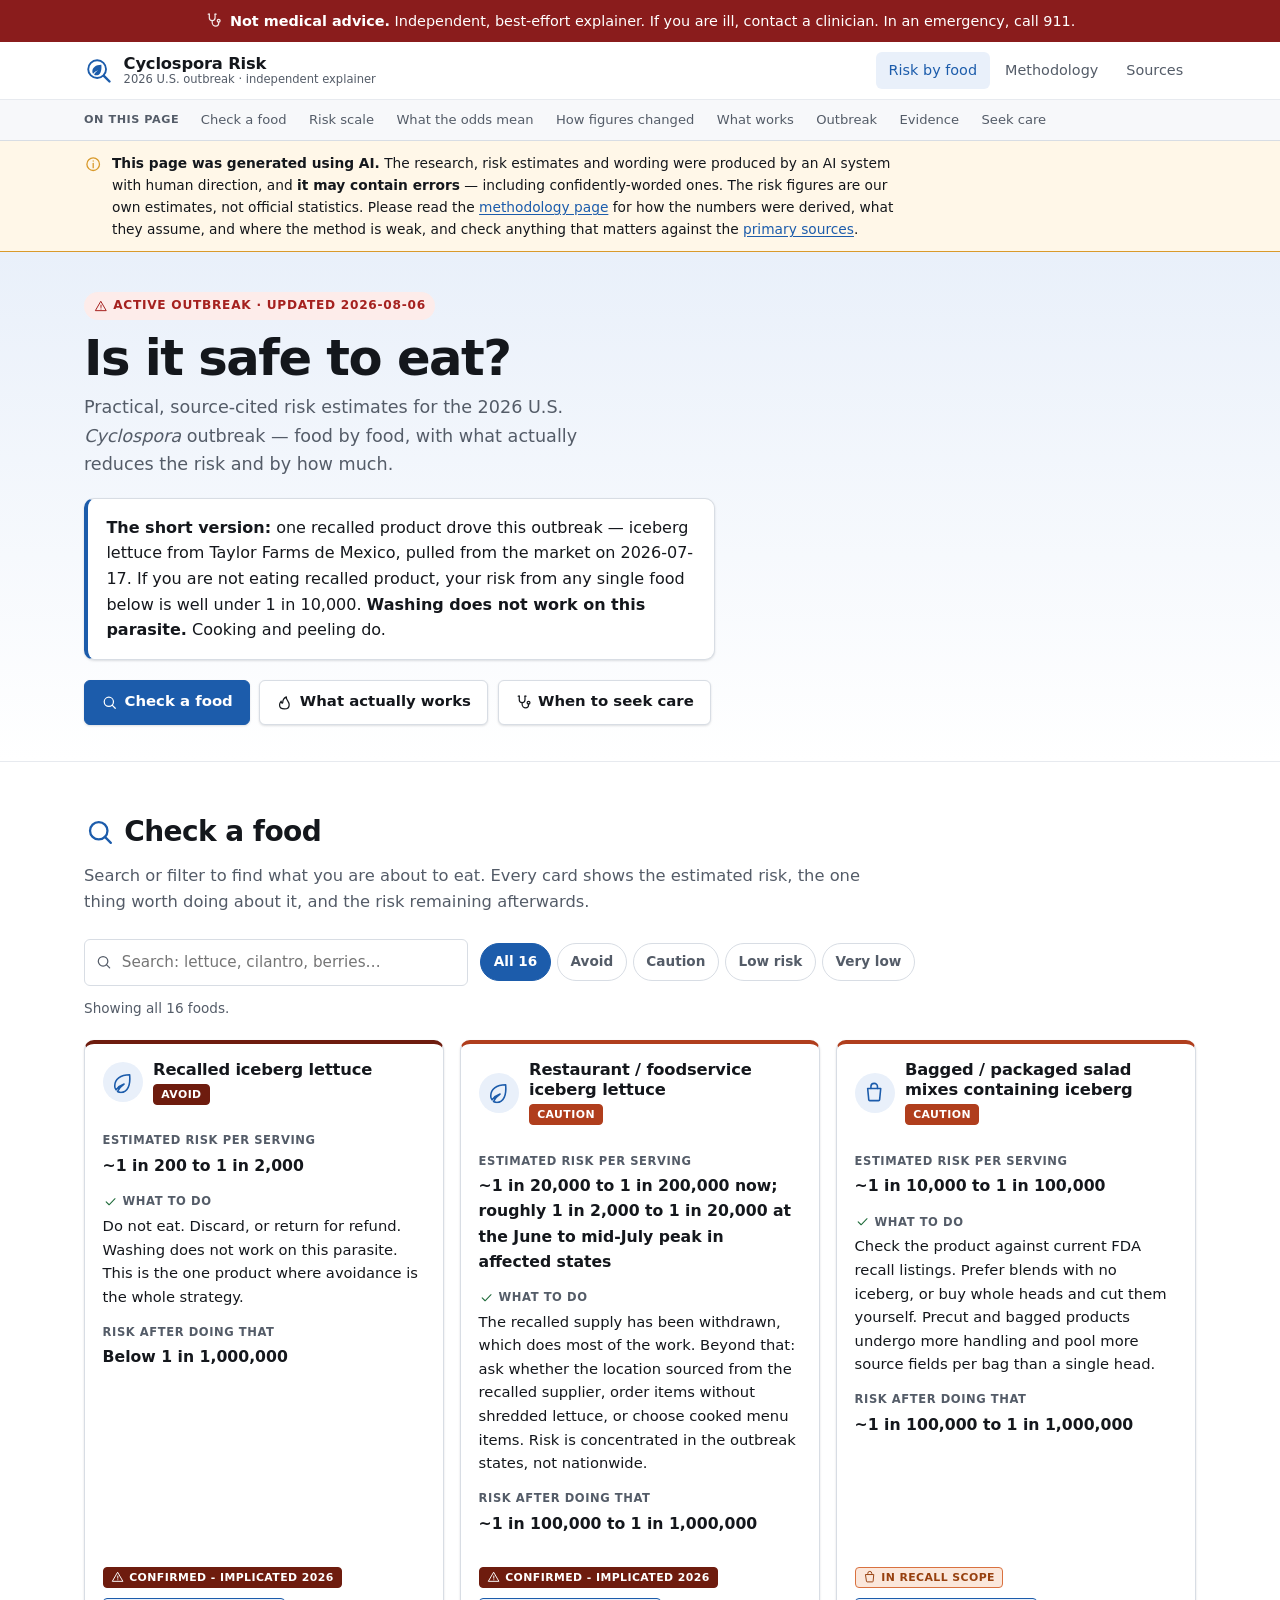
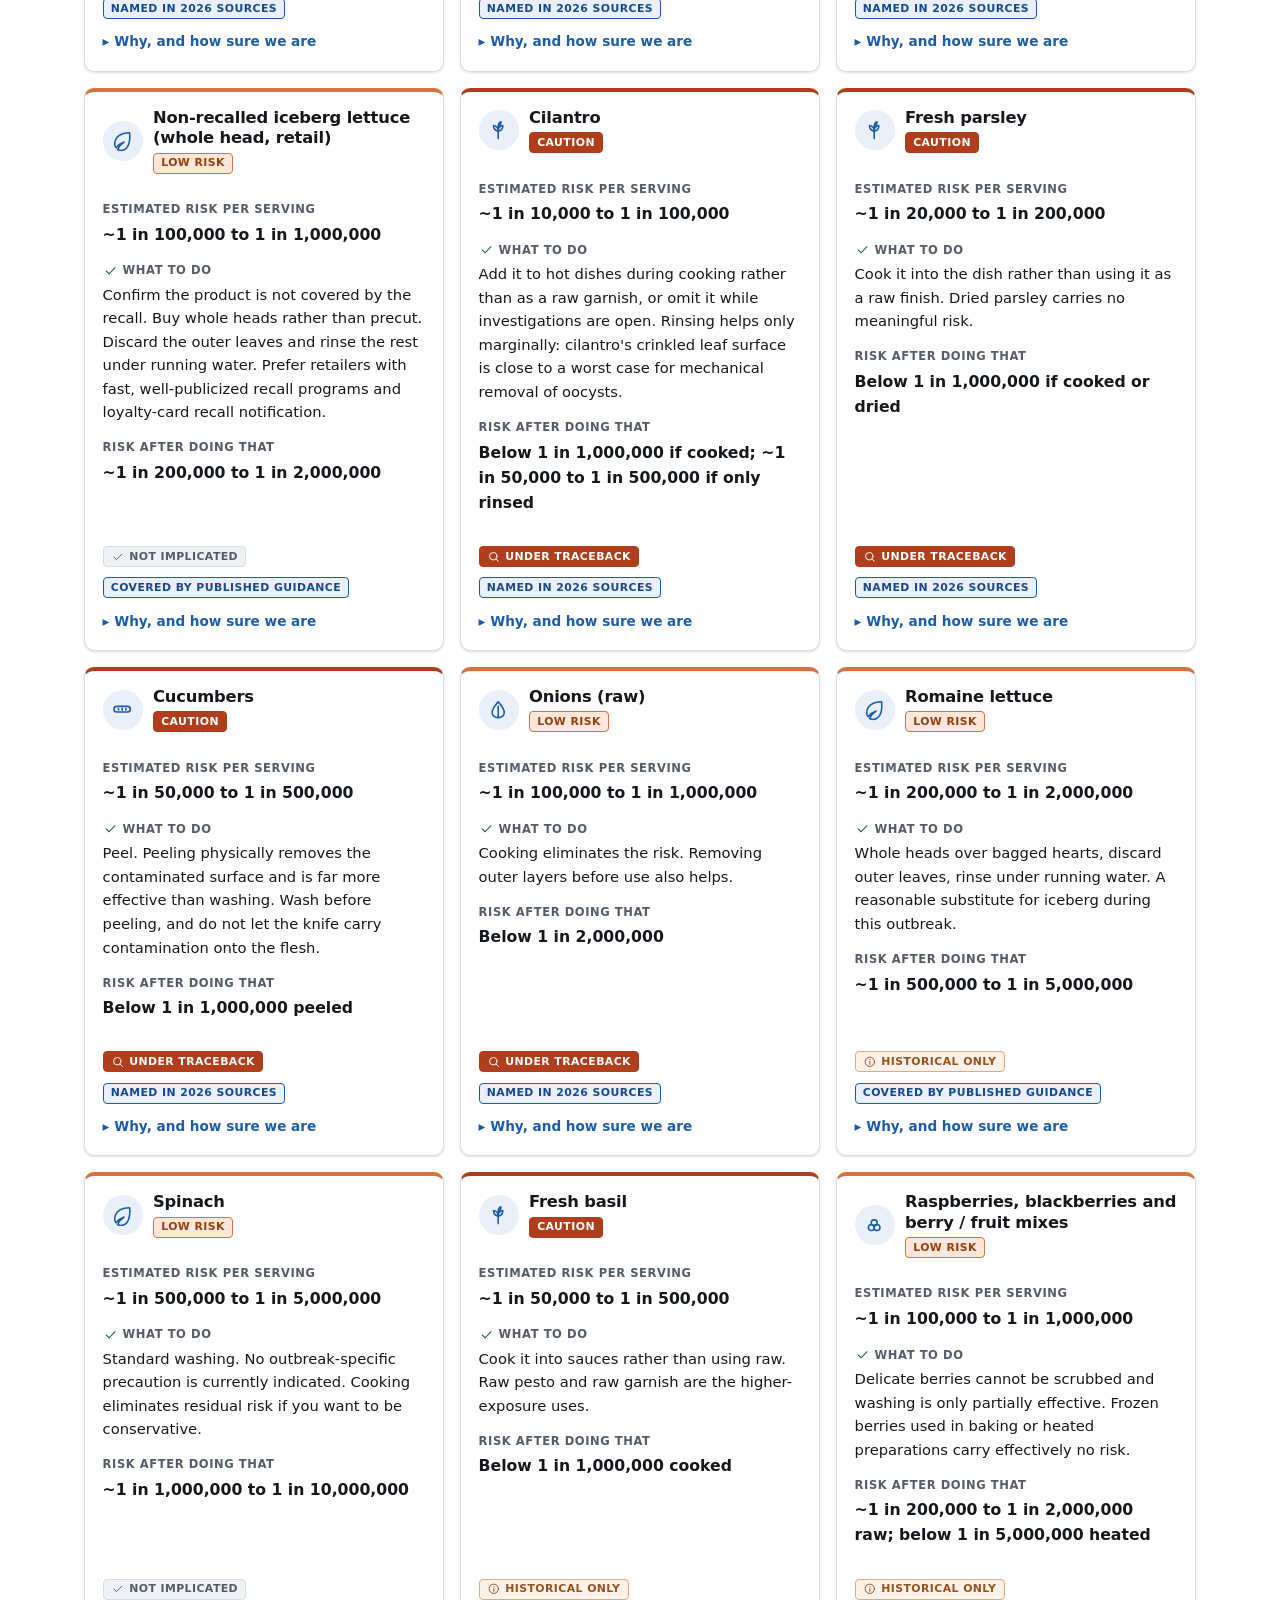
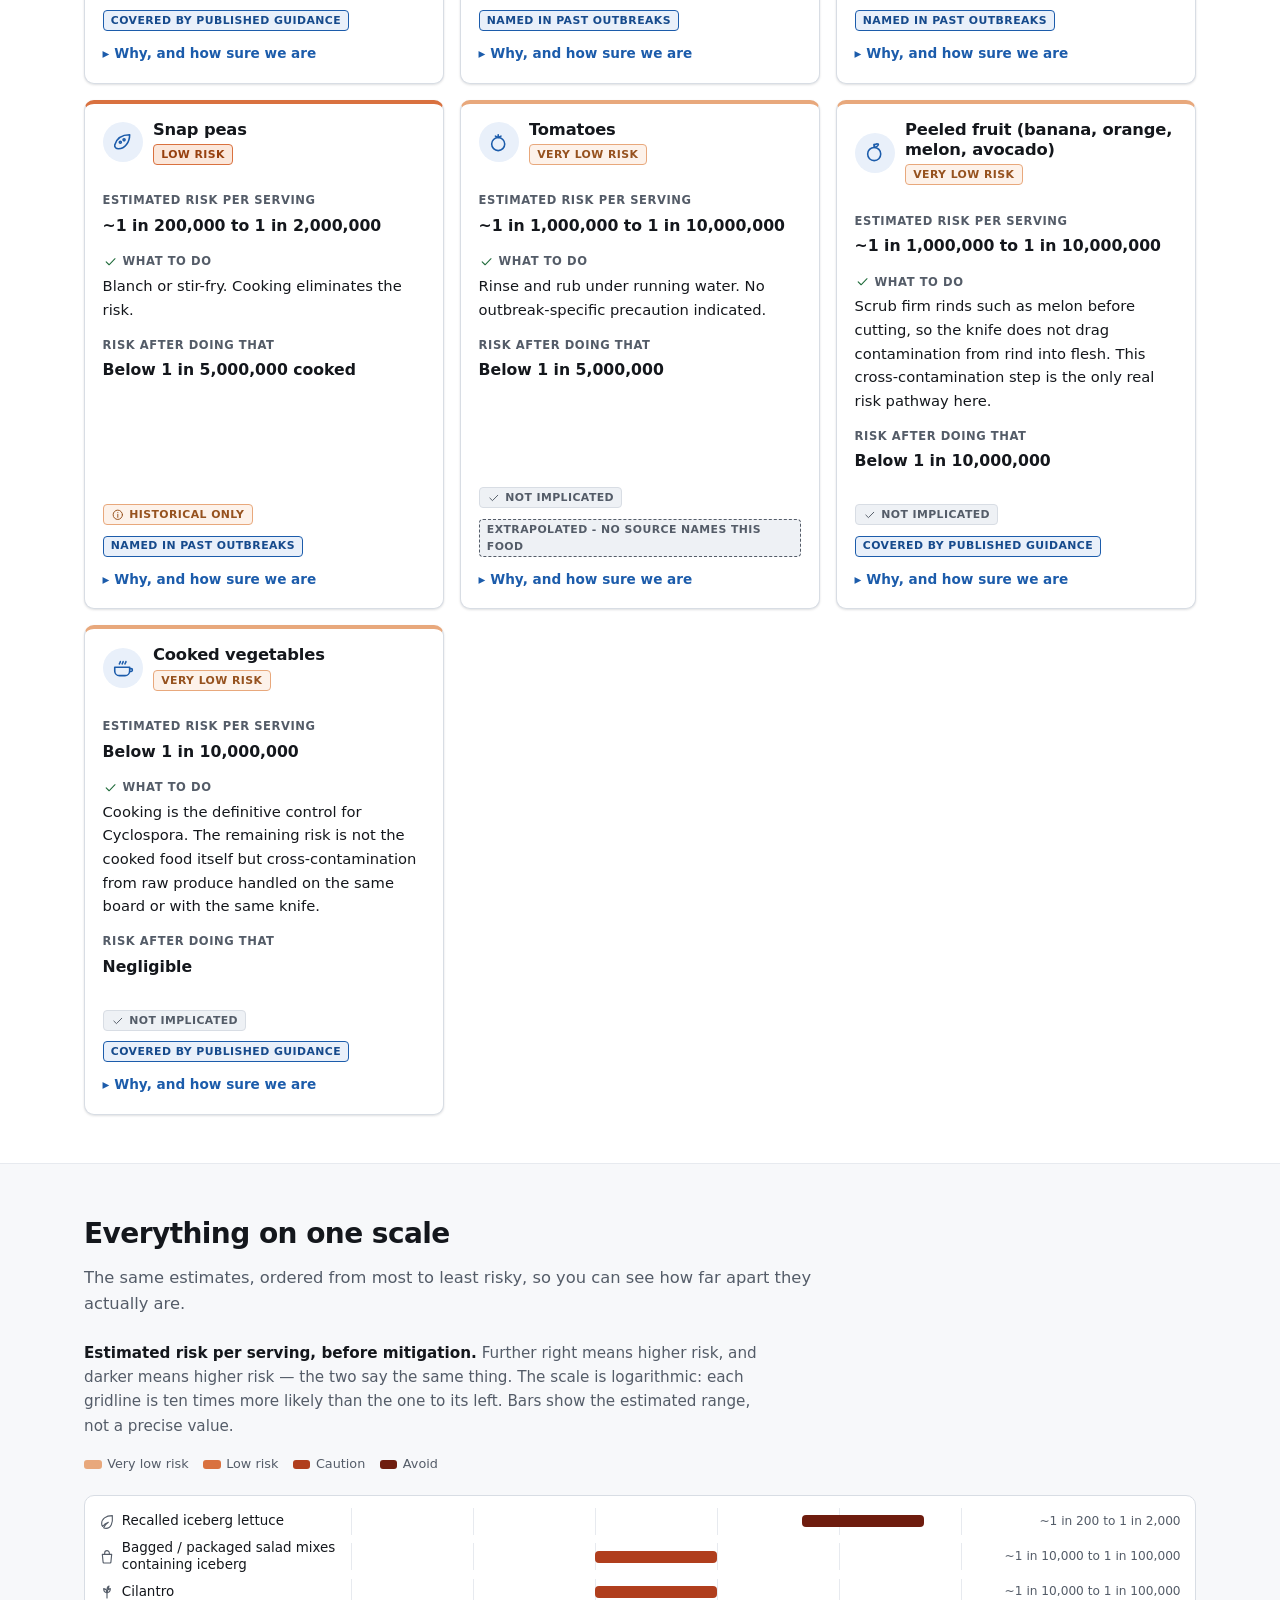
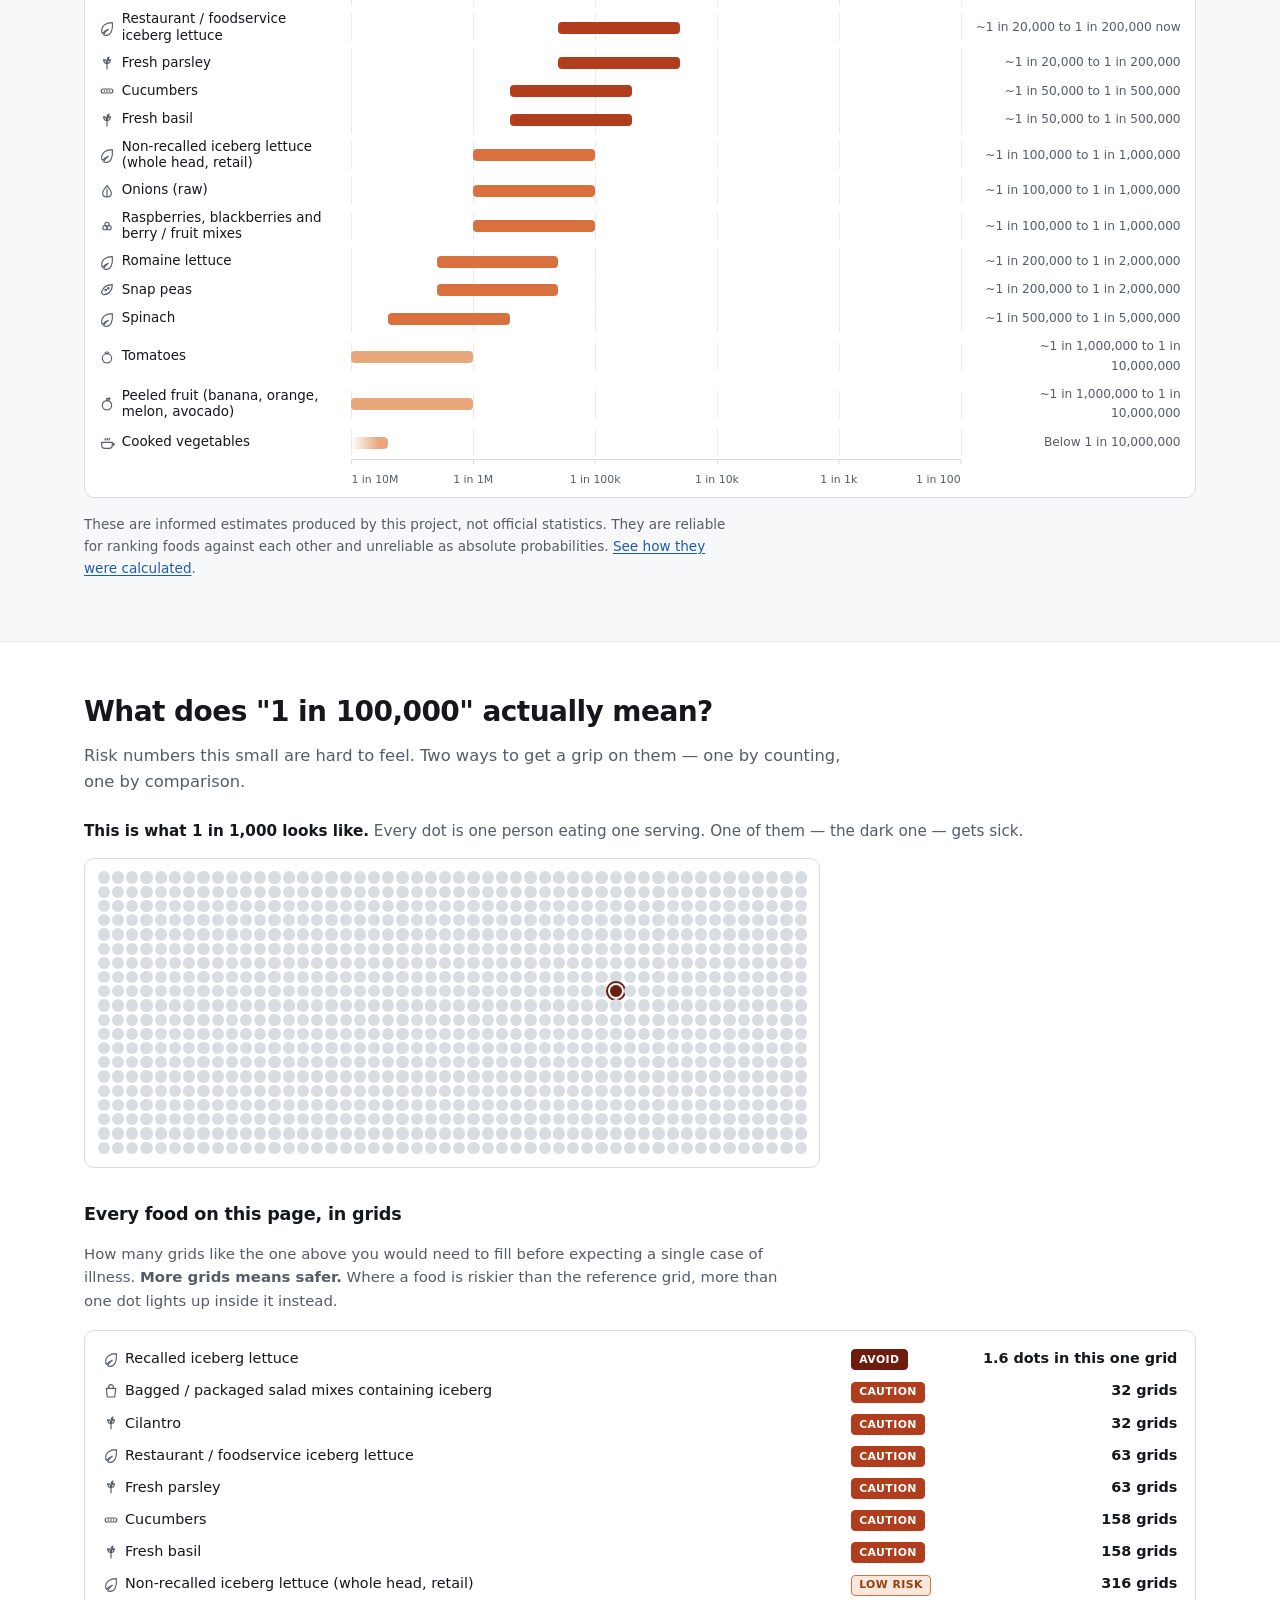
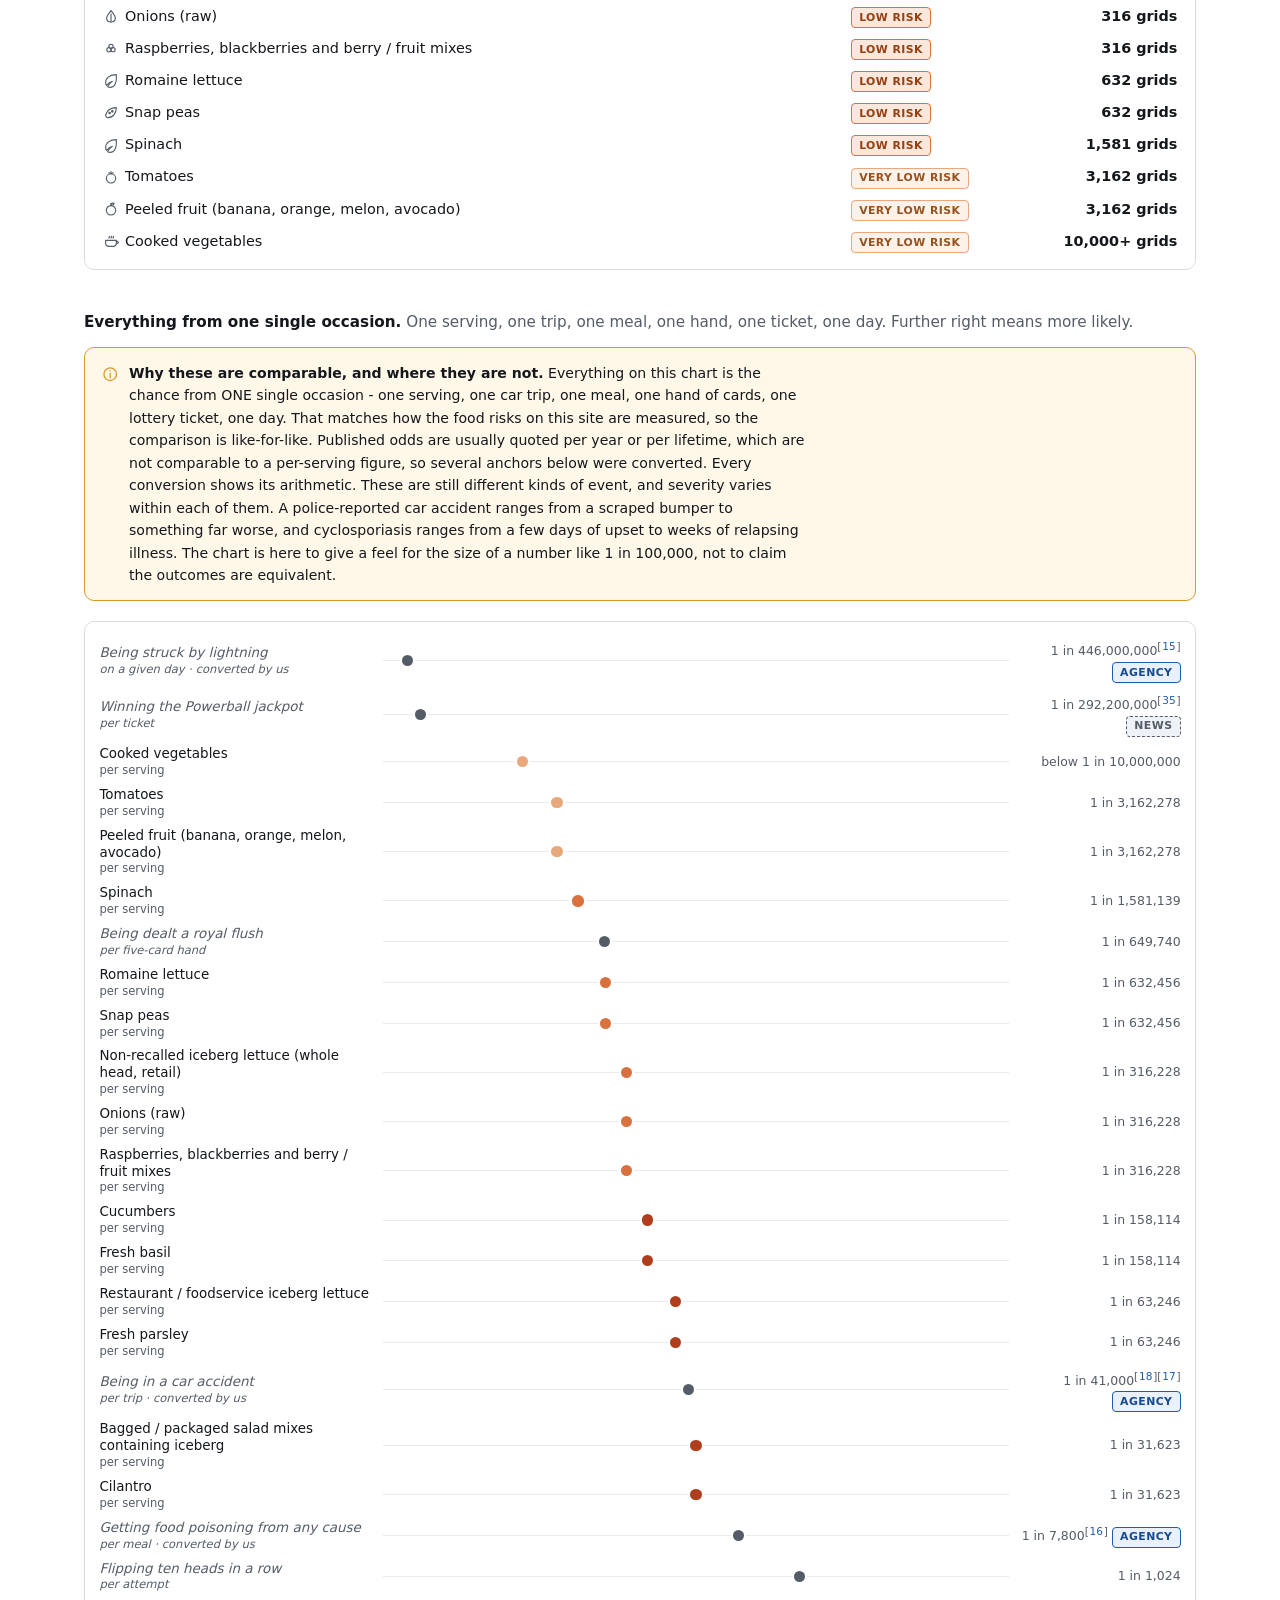
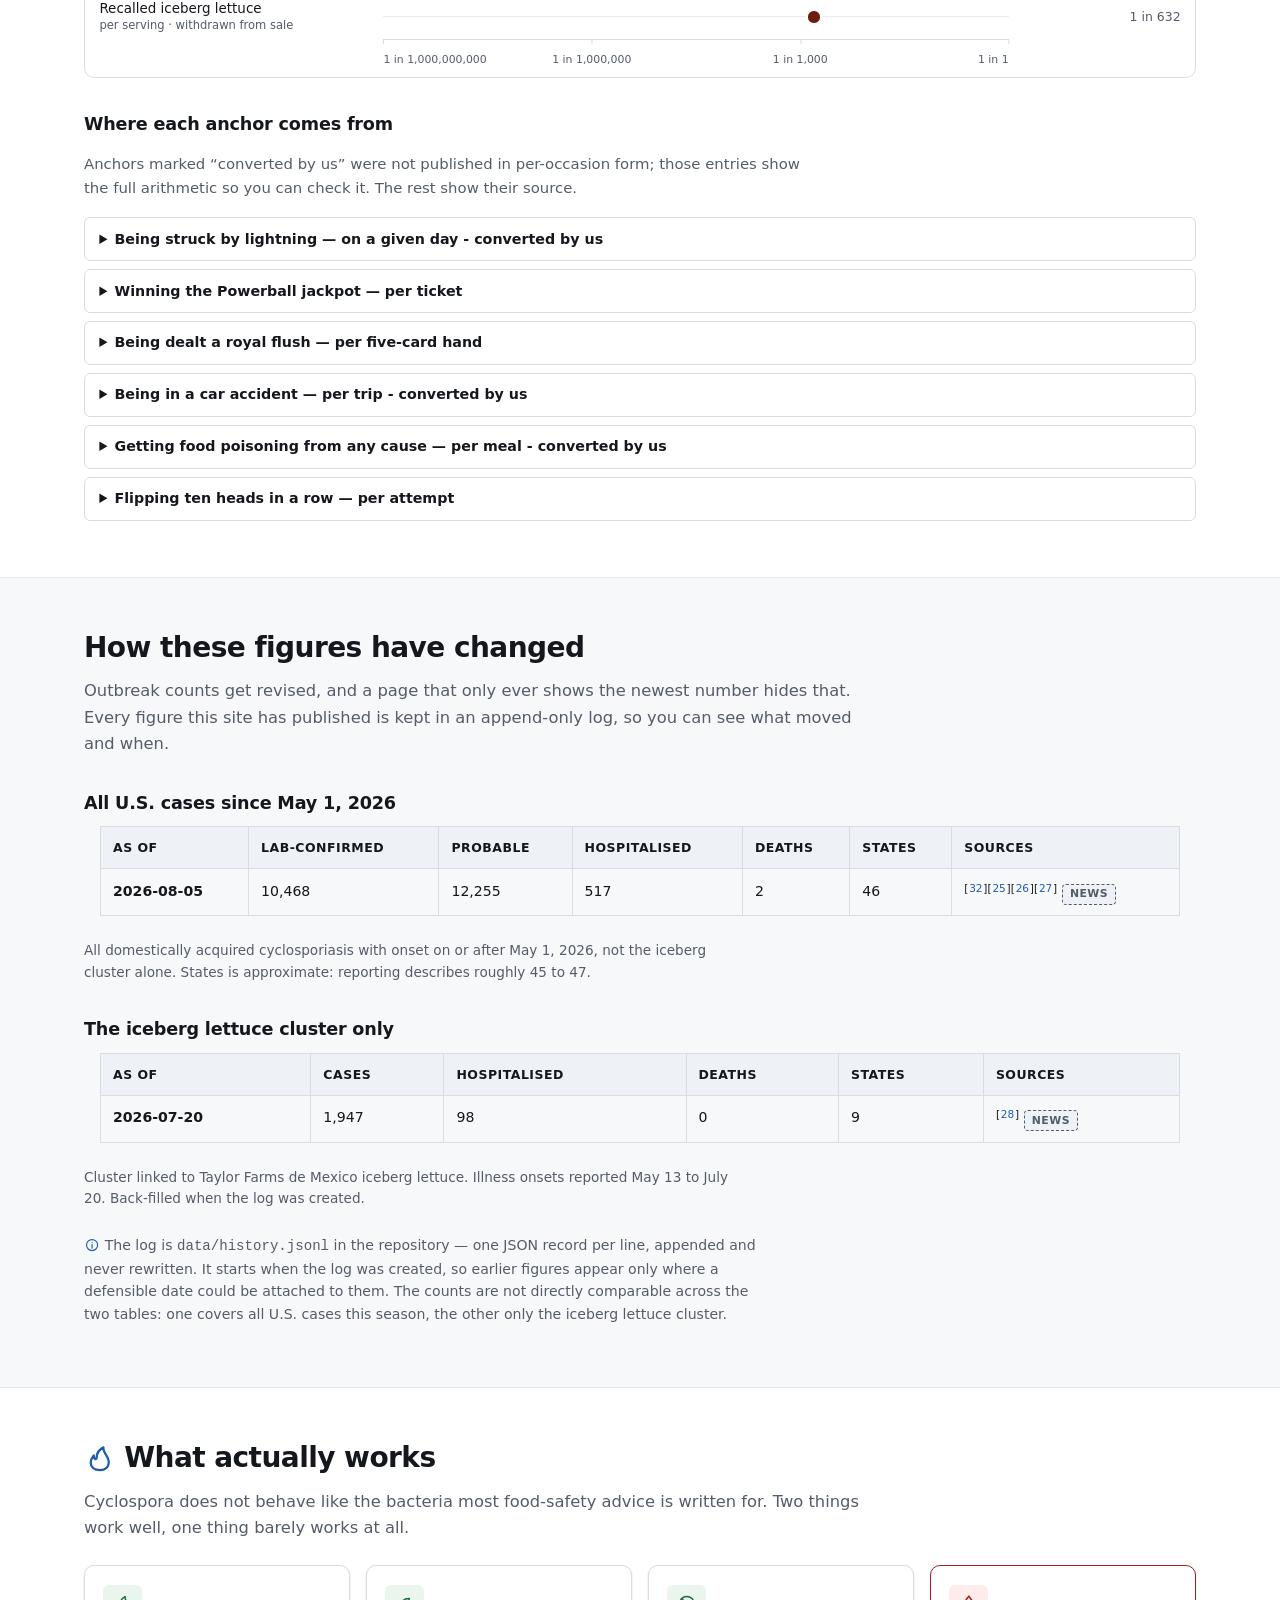
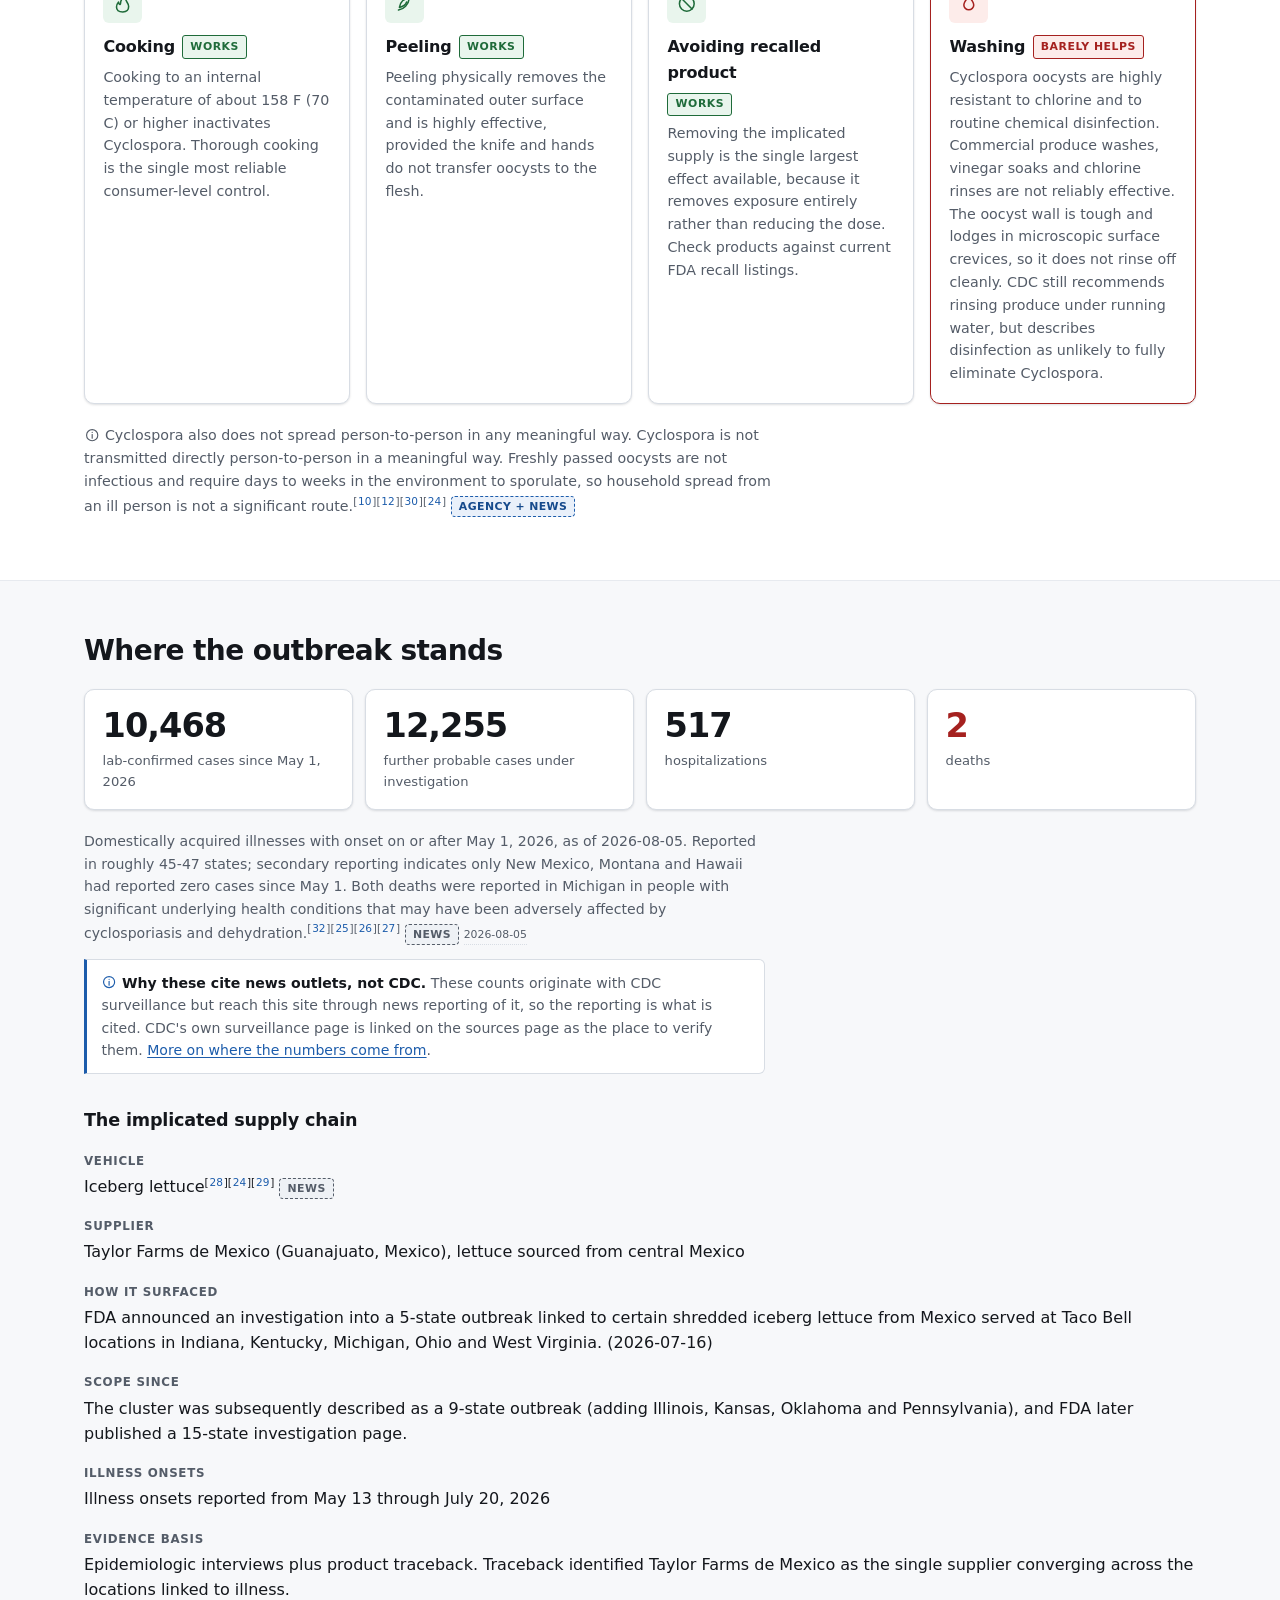
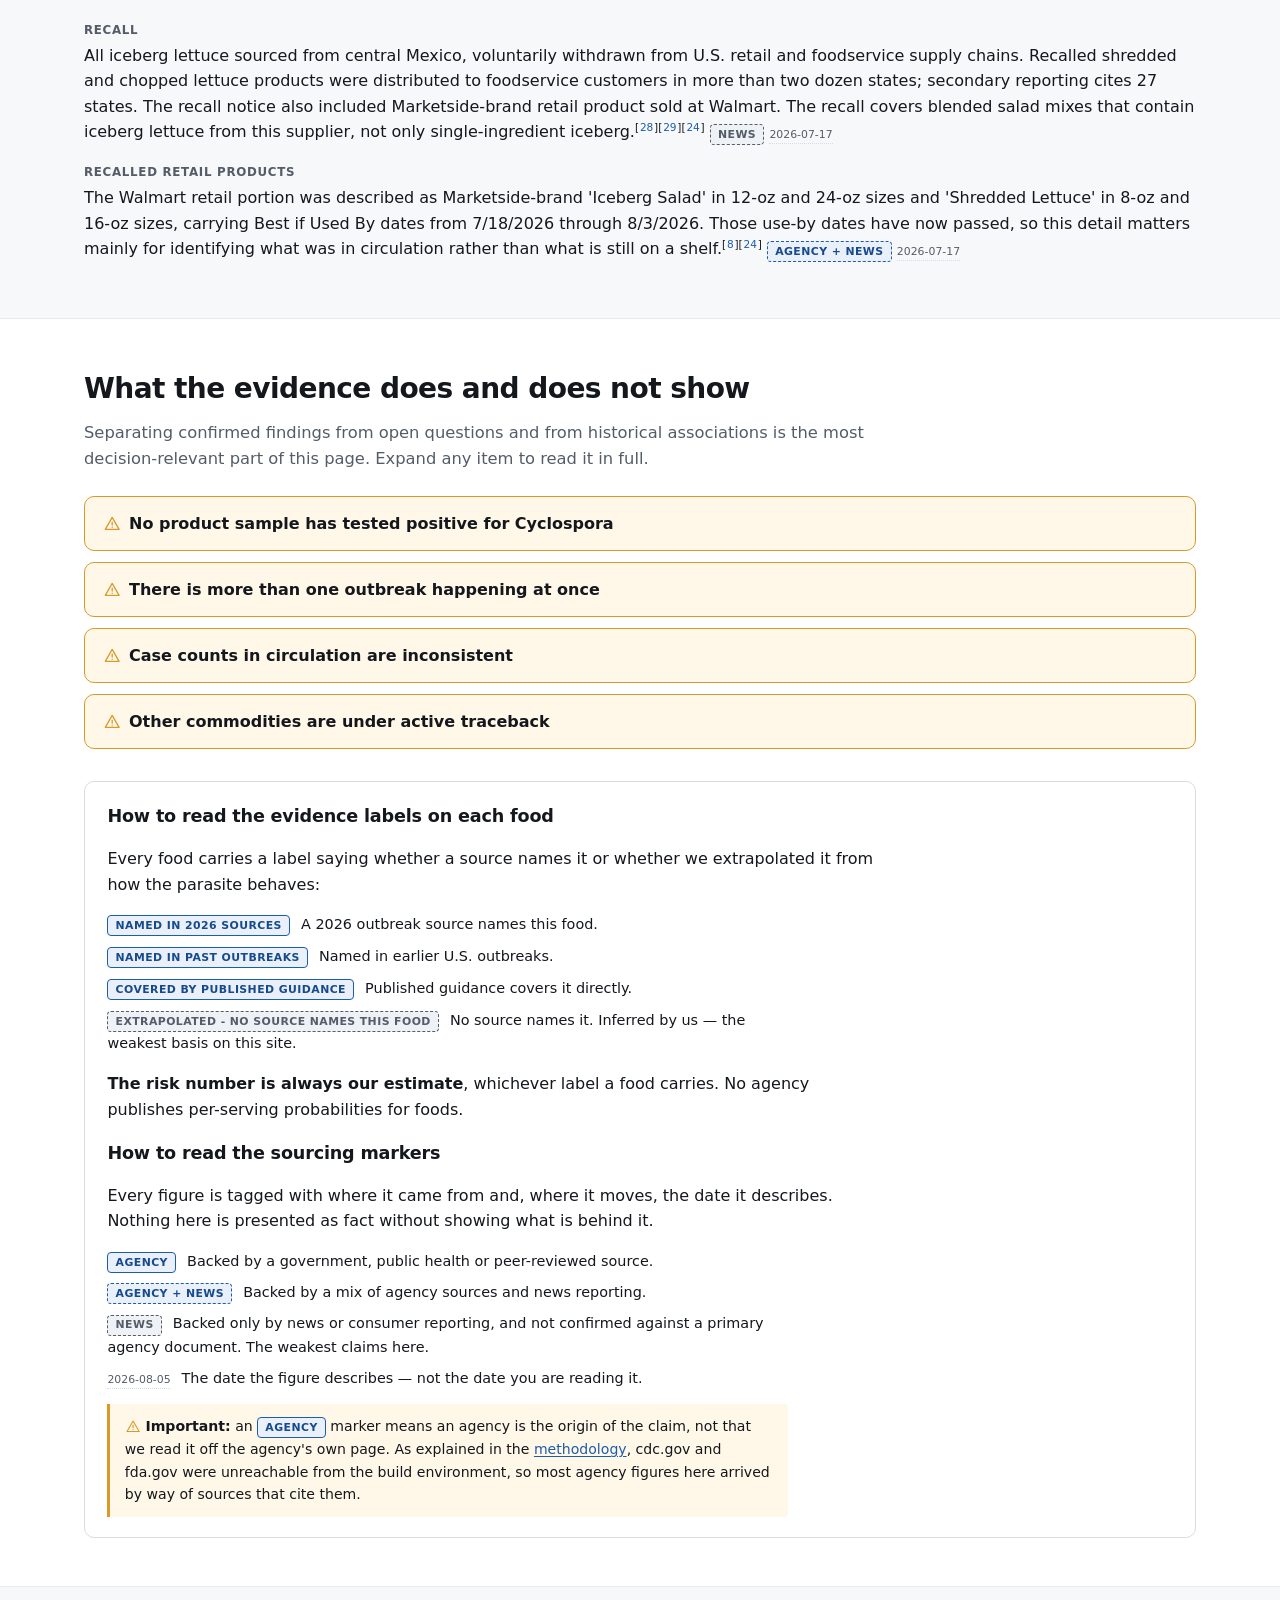
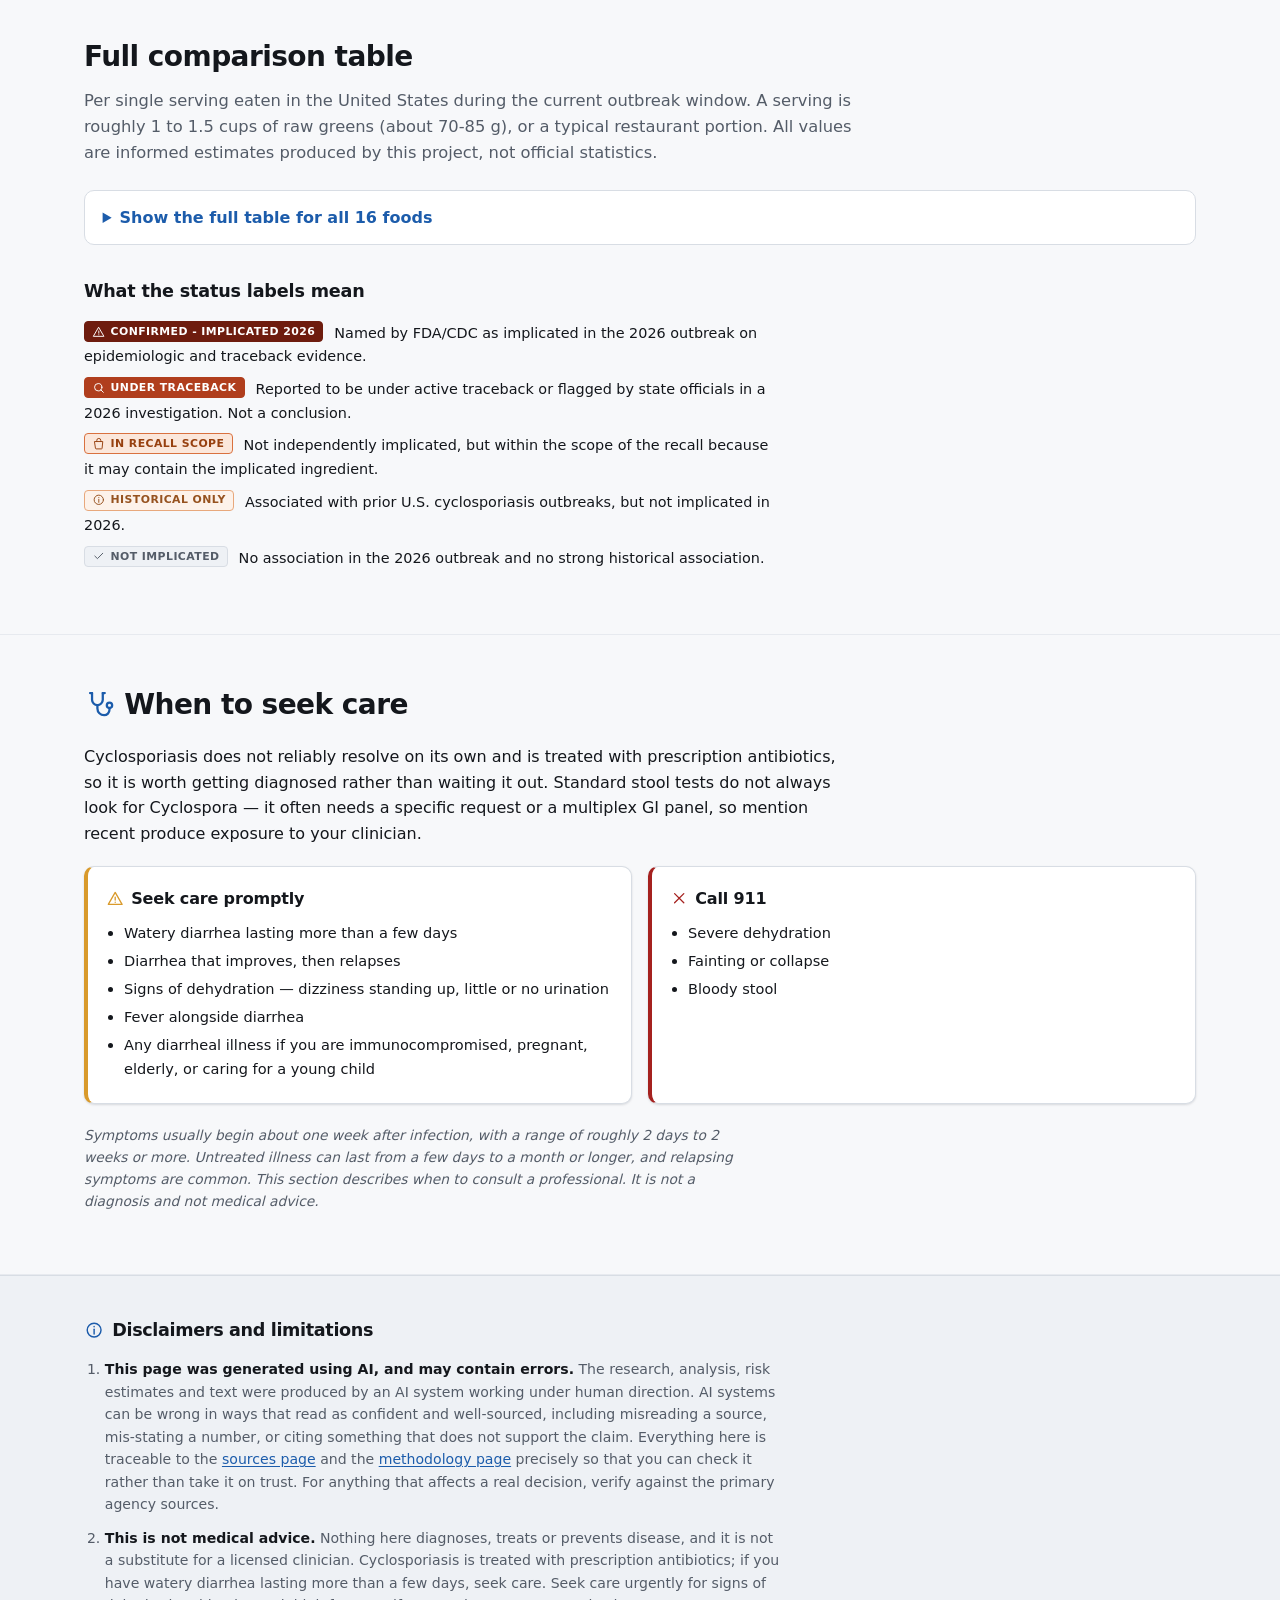
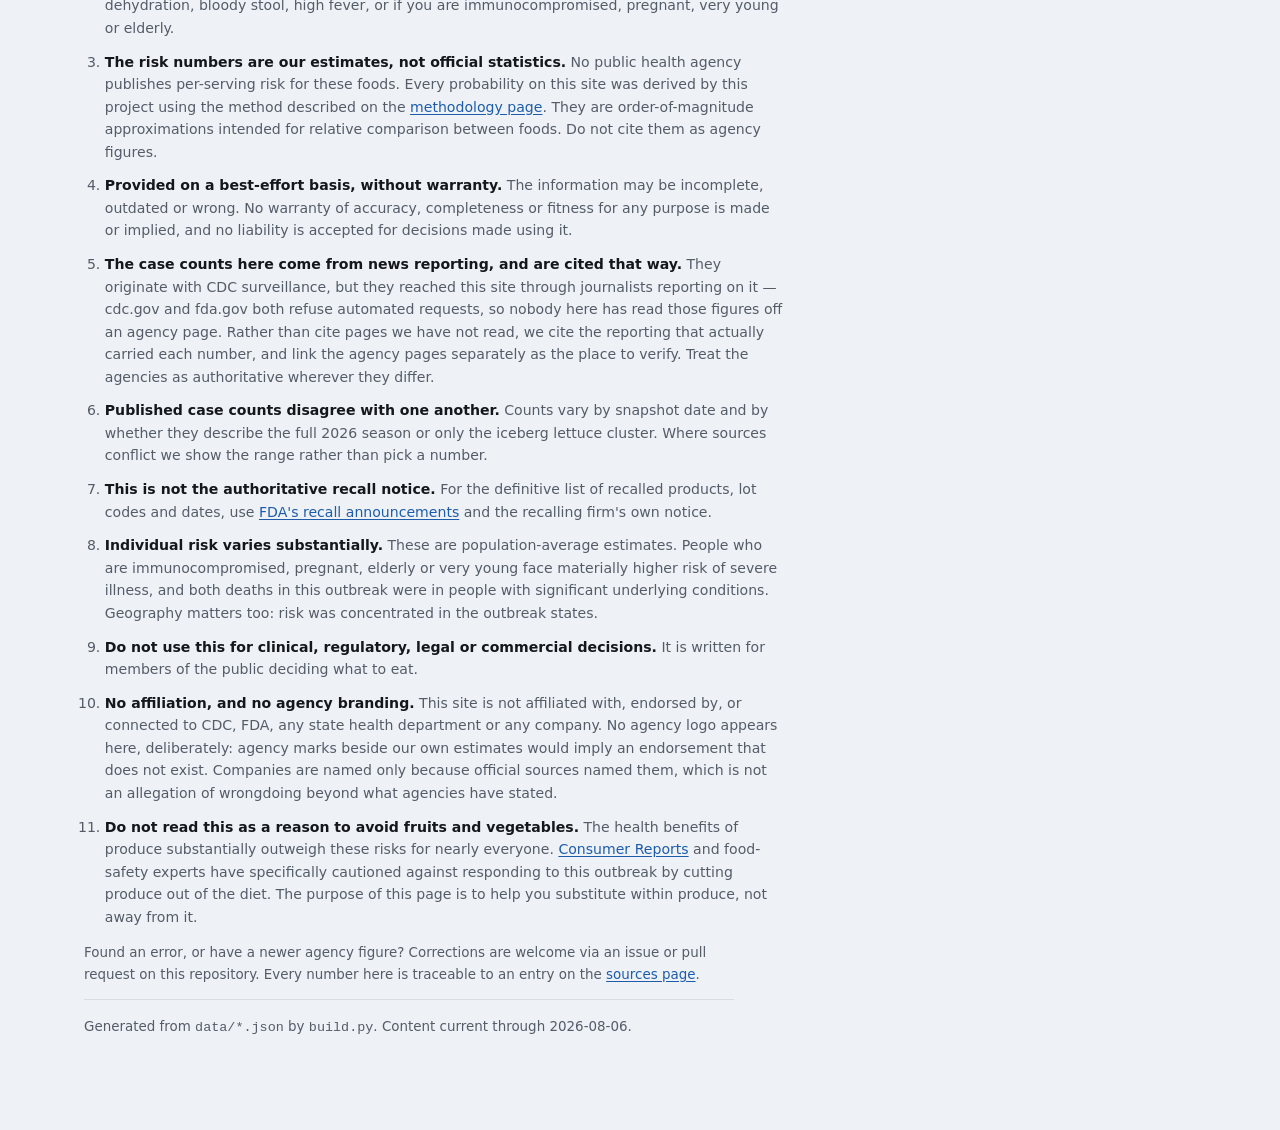
<file: site/index.html>
<!DOCTYPE html>
<html lang="en">
<head>
<meta charset="utf-8">
<meta name="viewport" content="width=device-width, initial-scale=1">
<title>Is it safe to eat? U.S. Cyclospora outbreak risk by food</title>
<meta name="description" content="Actionable, source-cited risk assessment for the 2026 U.S. Cyclospora outbreak, with per-serving estimates and mitigations by food.">
<meta name="robots" content="index, follow">
<meta name="color-scheme" content="light dark">
<link rel="stylesheet" href="assets/style.css">
<link rel="icon" href="assets/favicon.svg" type="image/svg+xml">
</head>
<body>
<svg class="sprite" aria-hidden="true" focusable="false"><symbol id="i-leaf" viewBox="0 0 24 24" fill="none" stroke="currentColor" stroke-width="1.7" stroke-linecap="round" stroke-linejoin="round"><path d="M20 4C10 4 4 9 4 16c0 2 .6 3.3 1.4 4.2C7 18 10 15.4 14 14c-3 2-5.6 4.6-7 8 1 .6 2.3 1 3.6 1C18 23 21 15 20 4Z"/></symbol><symbol id="i-herb" viewBox="0 0 24 24" fill="none" stroke="currentColor" stroke-width="1.7" stroke-linecap="round" stroke-linejoin="round"><path d="M12 21V9"/><path d="M12 13c0-3-2.2-5.5-5-6 0 3 2 5.6 5 6Z"/><path d="M12 13c0-3 2.2-5.5 5-6 0 3-2 5.6-5 6Z"/><path d="M12 8c0-2.5 1.5-4.5 3-5 0 2.5-1.2 4.4-3 5Z"/></symbol><symbol id="i-bag" viewBox="0 0 24 24" fill="none" stroke="currentColor" stroke-width="1.7" stroke-linecap="round" stroke-linejoin="round"><path d="M5 8h14l-1.2 12.2a1 1 0 0 1-1 .8H7.2a1 1 0 0 1-1-.8Z"/><path d="M8.5 8V6a3.5 3.5 0 0 1 7 0v2"/></symbol><symbol id="i-cucumber" viewBox="0 0 24 24" fill="none" stroke="currentColor" stroke-width="1.7" stroke-linecap="round" stroke-linejoin="round"><rect x="3.2" y="9" width="17.6" height="6" rx="3"/><path d="M8 11.2v1.6M12 11v2M16 11.2v1.6"/></symbol><symbol id="i-onion" viewBox="0 0 24 24" fill="none" stroke="currentColor" stroke-width="1.7" stroke-linecap="round" stroke-linejoin="round"><path d="M12 21c-4 0-6.5-2.4-6.5-5.6C5.5 11.5 9 8 12 4c3 4 6.5 7.5 6.5 11.4C18.5 18.6 16 21 12 21Z"/><path d="M12 21V9"/></symbol><symbol id="i-berry" viewBox="0 0 24 24" fill="none" stroke="currentColor" stroke-width="1.7" stroke-linecap="round" stroke-linejoin="round"><circle cx="9" cy="14.5" r="3.2"/><circle cx="15" cy="14.5" r="3.2"/><circle cx="12" cy="9.5" r="3.2"/></symbol><symbol id="i-pod" viewBox="0 0 24 24" fill="none" stroke="currentColor" stroke-width="1.7" stroke-linecap="round" stroke-linejoin="round"><path d="M4 15c2-7 8-11 16-11 0 8-5 15-12 15-2.6 0-4.4-1.6-4-4Z"/><circle cx="10" cy="12" r="1.1"/><circle cx="14" cy="9.5" r="1.1"/></symbol><symbol id="i-tomato" viewBox="0 0 24 24" fill="none" stroke="currentColor" stroke-width="1.7" stroke-linecap="round" stroke-linejoin="round"><circle cx="12" cy="14" r="7"/><path d="M12 7V4"/><path d="M9 5.5 12 7l3-1.5"/></symbol><symbol id="i-fruit" viewBox="0 0 24 24" fill="none" stroke="currentColor" stroke-width="1.7" stroke-linecap="round" stroke-linejoin="round"><path d="M12 7c-4 0-7 3-7 7s3 7 7 7 7-3 7-7-3-7-7-7Z"/><path d="M12 7V3.5"/><path d="M12 4.5c1.6-1.4 3.4-1.6 4.5-1-.2 1.6-1.6 3-4.5 3"/></symbol><symbol id="i-cooked" viewBox="0 0 24 24" fill="none" stroke="currentColor" stroke-width="1.7" stroke-linecap="round" stroke-linejoin="round"><path d="M4 11h16v4a5 5 0 0 1-5 5H9a5 5 0 0 1-5-5Z"/><path d="M20 12.5h1.5a1.5 1.5 0 0 1 0 3H20"/><path d="M9 7.5c0-1 1-1.5 1-2.5M12 7.5c0-1 1-1.5 1-2.5M15 7.5c0-1 1-1.5 1-2.5"/></symbol><symbol id="i-grain" viewBox="0 0 24 24" fill="none" stroke="currentColor" stroke-width="1.7" stroke-linecap="round" stroke-linejoin="round"><path d="M12 21V9"/><path d="M12 12c-2.4 0-4-1.7-4-4 2.4 0 4 1.7 4 4Z"/><path d="M12 12c2.4 0 4-1.7 4-4-2.4 0-4 1.7-4 4Z"/><path d="M12 7c-2 0-3.4-1.4-3.4-3.2C10.6 3.8 12 5.2 12 7Z"/><path d="M12 7c2 0 3.4-1.4 3.4-3.2C13.4 3.8 12 5.2 12 7Z"/></symbol><symbol id="i-bread" viewBox="0 0 24 24" fill="none" stroke="currentColor" stroke-width="1.7" stroke-linecap="round" stroke-linejoin="round"><path d="M4 11c0-3 3.6-5 8-5s8 2 8 5c0 1.5-1.2 2-2 2v5.5a1 1 0 0 1-1 1H7a1 1 0 0 1-1-1V13c-.8 0-2-.5-2-2Z"/></symbol><symbol id="i-dairy" viewBox="0 0 24 24" fill="none" stroke="currentColor" stroke-width="1.7" stroke-linecap="round" stroke-linejoin="round"><path d="M9 3h6v2.8l2.2 3.4A2 2 0 0 1 17.5 12v7.5a1.5 1.5 0 0 1-1.5 1.5H8a1.5 1.5 0 0 1-1.5-1.5V12a2 2 0 0 1 .3-2.8L9 5.8Z"/></symbol><symbol id="i-meat" viewBox="0 0 24 24" fill="none" stroke="currentColor" stroke-width="1.7" stroke-linecap="round" stroke-linejoin="round"><path d="M15.5 4.5c3 0 5 2.2 5 5 0 3.4-2.8 5.4-5.4 6.6-2.2 1-3 1.4-4.2 2.8A4 4 0 0 1 4.2 13a4 4 0 0 1 5.4-3.7c1.4-1.2 1.8-2 2.8-3.2 1-1.1 2-1.6 3.1-1.6Z"/><circle cx="8" cy="16" r="2"/></symbol><symbol id="i-fish" viewBox="0 0 24 24" fill="none" stroke="currentColor" stroke-width="1.7" stroke-linecap="round" stroke-linejoin="round"><path d="M3 12c3-4 7-6 10.5-6 3.5 0 6 2.2 7.5 6-1.5 3.8-4 6-7.5 6C9.5 18 6 16 3 12Z"/><path d="m21 12 .0 0"/><circle cx="16.5" cy="10.5" r="1"/><path d="M3 12c1.5-1 2.5-1.4 3.5-1.5M3 12c1.5 1 2.5 1.4 3.5 1.5"/></symbol><symbol id="i-egg" viewBox="0 0 24 24" fill="none" stroke="currentColor" stroke-width="1.7" stroke-linecap="round" stroke-linejoin="round"><path d="M12 3c3.6 0 6.5 5 6.5 9.2A6.5 6.5 0 0 1 5.5 12.2C5.5 8 8.4 3 12 3Z"/></symbol><symbol id="i-drink" viewBox="0 0 24 24" fill="none" stroke="currentColor" stroke-width="1.7" stroke-linecap="round" stroke-linejoin="round"><path d="M6 4h12l-1.4 15.2a2 2 0 0 1-2 1.8H9.4a2 2 0 0 1-2-1.8Z"/><path d="M6.7 10h10.6"/></symbol><symbol id="i-nut" viewBox="0 0 24 24" fill="none" stroke="currentColor" stroke-width="1.7" stroke-linecap="round" stroke-linejoin="round"><path d="M12 3c4 0 7 3.6 7 8.4S15.6 21 12 21s-7-4.4-7-9.6S8 3 12 3Z"/><path d="M12 3.5v17M8 8c1.6 1.4 1.6 6.6 0 8M16 8c-1.6 1.4-1.6 6.6 0 8"/></symbol><symbol id="i-sweet" viewBox="0 0 24 24" fill="none" stroke="currentColor" stroke-width="1.7" stroke-linecap="round" stroke-linejoin="round"><circle cx="12" cy="13" r="6"/><path d="M12 7V4"/><path d="M9.5 10.5c.8-.8 2-1.2 3-1"/></symbol><symbol id="i-snack" viewBox="0 0 24 24" fill="none" stroke="currentColor" stroke-width="1.7" stroke-linecap="round" stroke-linejoin="round"><path d="M4.5 9h15l-1.6 10.2a1 1 0 0 1-1 .8H7.1a1 1 0 0 1-1-.8Z"/><path d="M7 9V6.5A2.5 2.5 0 0 1 9.5 4h5A2.5 2.5 0 0 1 17 6.5V9"/></symbol><symbol id="i-rice" viewBox="0 0 24 24" fill="none" stroke="currentColor" stroke-width="1.7" stroke-linecap="round" stroke-linejoin="round"><path d="M4.5 12h15a7.5 7.5 0 0 1-7.5 7.5A7.5 7.5 0 0 1 4.5 12Z"/><path d="M8 8.5c.5-.8 1.4-1.2 2.2-1M12 7c.5-.8 1.4-1.2 2.2-1M9.6 5.2c.5-.8 1.4-1.2 2.2-1"/></symbol><symbol id="i-root" viewBox="0 0 24 24" fill="none" stroke="currentColor" stroke-width="1.7" stroke-linecap="round" stroke-linejoin="round"><path d="M12 21c-3.5-3-5.5-6-5.5-9.5A5.5 5.5 0 0 1 12 6a5.5 5.5 0 0 1 5.5 5.5C17.5 15 15.5 18 12 21Z"/><path d="M12 6V3"/><path d="M12 4c1.4-1.2 3-1.4 4-.9-.2 1.4-1.4 2.6-4 2.6"/></symbol><symbol id="i-search" viewBox="0 0 24 24" fill="none" stroke="currentColor" stroke-width="1.7" stroke-linecap="round" stroke-linejoin="round"><circle cx="11" cy="11" r="6.5"/><path d="m20 20-4.4-4.4"/></symbol><symbol id="i-flame" viewBox="0 0 24 24" fill="none" stroke="currentColor" stroke-width="1.7" stroke-linecap="round" stroke-linejoin="round"><path d="M12 21c3.9 0 6.5-2.4 6.5-6 0-4.5-4.5-6.5-4-11-3 1.5-5 4.5-5 7.5 0 1-.7 1.5-1.3 1-.7-.6-.9-1.6-.9-2.5-1.3 1.5-2.3 3.4-2.3 5.5 0 3.3 2.6 5.5 7 5.5Z"/></symbol><symbol id="i-peel" viewBox="0 0 24 24" fill="none" stroke="currentColor" stroke-width="1.7" stroke-linecap="round" stroke-linejoin="round"><path d="M5 19c6-1 11-6 12-13"/><path d="M17 6c-6 0-10 4-11 10 4-1 7-3 8-6"/></symbol><symbol id="i-ban" viewBox="0 0 24 24" fill="none" stroke="currentColor" stroke-width="1.7" stroke-linecap="round" stroke-linejoin="round"><circle cx="12" cy="12" r="8.2"/><path d="m6.2 6.2 11.6 11.6"/></symbol><symbol id="i-droplet" viewBox="0 0 24 24" fill="none" stroke="currentColor" stroke-width="1.7" stroke-linecap="round" stroke-linejoin="round"><path d="M12 3.5c3.5 4.2 5.5 7 5.5 9.7A5.5 5.5 0 0 1 6.5 13.2C6.5 10.5 8.5 7.7 12 3.5Z"/></symbol><symbol id="i-alert" viewBox="0 0 24 24" fill="none" stroke="currentColor" stroke-width="1.7" stroke-linecap="round" stroke-linejoin="round"><path d="M12 4.5 21 20H3Z"/><path d="M12 10.5v4"/><path d="M12 17.2v.1"/></symbol><symbol id="i-info" viewBox="0 0 24 24" fill="none" stroke="currentColor" stroke-width="1.7" stroke-linecap="round" stroke-linejoin="round"><circle cx="12" cy="12" r="8.2"/><path d="M12 11v5.5"/><path d="M12 7.8v.1"/></symbol><symbol id="i-check" viewBox="0 0 24 24" fill="none" stroke="currentColor" stroke-width="1.7" stroke-linecap="round" stroke-linejoin="round"><path d="m5 12.5 4.6 4.5L19 7.5"/></symbol><symbol id="i-cross" viewBox="0 0 24 24" fill="none" stroke="currentColor" stroke-width="1.7" stroke-linecap="round" stroke-linejoin="round"><path d="M6 6l12 12M18 6 6 18"/></symbol><symbol id="i-stethoscope" viewBox="0 0 24 24" fill="none" stroke="currentColor" stroke-width="1.7" stroke-linecap="round" stroke-linejoin="round"><path d="M6 3v5a4 4 0 0 0 8 0V3"/><path d="M6 3H4.5M14 3h1.5"/><path d="M10 12v2.5a5 5 0 0 0 5 5 4 4 0 0 0 4-4V14"/><circle cx="19" cy="12.2" r="2"/></symbol></svg>
<a class="skip" href="#main">Skip to content</a>

<div class="alert-bar" role="region" aria-label="Medical disclaimer">
  <svg class="icon alert-icon" aria-hidden="true" focusable="false"><use href="#i-stethoscope"></use></svg>
  <span><strong>Not medical advice.</strong> Independent, best-effort explainer.
  If you are ill, contact a clinician. In an emergency, call 911.</span>
</div>

<header class="site-header">
  <div class="wrap header-inner">
    <a class="brand" href="index.html">
      <svg class="logo-mark" viewBox="0 0 32 32" aria-hidden="true" focusable="false"><circle cx="14" cy="14" r="9.5" fill="none" stroke="currentColor" stroke-width="2"/><path d="m21.2 21.2 6 6" fill="none" stroke="currentColor" stroke-width="2.6" stroke-linecap="round"/><path d="M18.5 9.2c-6 0-9.6 3-9.6 7.2 0 1.2.4 2 .9 2.5 1-1.3 2.8-2.9 5.2-3.7-1.8 1.2-3.4 2.7-4.2 4.8.6.3 1.4.6 2.2.6 4.4 0 6.2-4.8 5.5-11.4Z" fill="currentColor"/></svg>
      <span class="brand-text">
        <span class="brand-name">Cyclospora Risk</span>
        <span class="brand-sub">2026 U.S. outbreak &middot; independent explainer</span>
      </span>
    </a>
    <nav class="site-nav" aria-label="Primary">
        <a href="index.html" class="active" aria-current="page">Risk by food</a>
        <a href="methodology.html">Methodology</a>
        <a href="sources.html">Sources</a>
    </nav>
  </div>
  <nav class="jump" aria-label="Sections on this page"><div class="wrap jump-inner"><span class="jump-label">On this page</span><a href="#check">Check a food</a><a href="#scale">Risk scale</a><a href="#sense">What the odds mean</a><a href="#history">How figures changed</a><a href="#works">What works</a><a href="#status">Outbreak</a><a href="#evidence">Evidence</a><a href="#care">Seek care</a></div></nav>
</header>

<div class="ai-note" role="note">
  <div class="wrap ai-note-inner">
    <svg class="icon" aria-hidden="true" focusable="false"><use href="#i-info"></use></svg>
    <p><strong>This page was generated using AI.</strong> The research, risk estimates and
       wording were produced by an AI system with human direction, and
       <strong>it may contain errors</strong> &mdash; including confidently-worded ones.
       The risk figures are our own estimates, not official statistics. Please read the
       <a href="methodology.html">methodology page</a> for how the numbers were derived,
       what they assume, and where the method is weak, and check anything that matters
       against the <a href="sources.html">primary sources</a>.</p>
  </div>
</div>

<main id="main">

<section class="hero" aria-labelledby="hero-h">
  <div class="wrap">
    <p class="eyebrow"><svg class="icon" aria-hidden="true" focusable="false"><use href="#i-alert"></use></svg> Active outbreak &middot; updated 2026-08-06</p>
    <h1 id="hero-h">Is it safe to eat?</h1>
    <p class="hero-lede">Practical, source-cited risk estimates for the 2026 U.S.
       <em>Cyclospora</em> outbreak &mdash; food by food, with what actually reduces
       the risk and by how much.</p>
    <div class="hero-answer">
      <p><strong>The short version:</strong> one recalled product drove this outbreak
         &mdash; iceberg lettuce from Taylor Farms de Mexico, pulled from the market on
         2026-07-17. If you are not eating recalled product, your risk from any
         single food below is well under 1 in 10,000. <strong>Washing does not work on
         this parasite.</strong> Cooking and peeling do.</p>
    </div>
    <div class="hero-actions">
      <a class="btn btn-primary" href="#check"><svg class="icon" aria-hidden="true" focusable="false"><use href="#i-search"></use></svg> Check a food</a>
      <a class="btn" href="#works"><svg class="icon" aria-hidden="true" focusable="false"><use href="#i-flame"></use></svg> What actually works</a>
      <a class="btn" href="#care"><svg class="icon" aria-hidden="true" focusable="false"><use href="#i-stethoscope"></use></svg> When to seek care</a>
    </div>
  </div>
</section>

<section id="check" class="band-section" aria-labelledby="check-h">
  <div class="wrap">
    <h2 id="check-h"><svg class="icon" aria-hidden="true" focusable="false"><use href="#i-search"></use></svg> Check a food</h2>
    <p class="section-intro">Search or filter to find what you are about to eat.
       Every card shows the estimated risk, the one thing worth doing about it, and
       the risk remaining afterwards.</p>

    <div class="filters">
      <div class="search-wrap">
        <svg class="icon search-icon" aria-hidden="true" focusable="false"><use href="#i-search"></use></svg>
        <label class="vh" for="food-search">Search foods</label>
        <input type="search" id="food-search" placeholder="Search: lettuce, cilantro, berries&hellip;"
               autocomplete="off">
      </div>
      <div class="chips" role="group" aria-label="Filter by risk level">
        <button type="button" class="chip is-on" data-filter="all">All 16</button>
        <button type="button" class="chip chip-high" data-filter="high">Avoid</button>
        <button type="button" class="chip chip-moderate" data-filter="moderate">Caution</button>
        <button type="button" class="chip chip-low" data-filter="low">Low risk</button>
        <button type="button" class="chip chip-very-low" data-filter="very-low">Very low</button>
      </div>
    </div>
    <p class="filter-status" id="filter-status" role="status"></p>

    <div class="cards" id="cards">
      <article class="card card-high" data-name="recalled iceberg lettuce taylor farms de mexico product sourced from central mexico, as consumed before the july 17 recall took effect. mostly shredded/chopped foodservice packs, plus marketside retail product at walmart."
               data-band="high">
        <header class="card-head">
          <span class="card-icon"><svg class="icon" aria-hidden="true" focusable="false"><use href="#i-leaf"></use></svg></span>
          <h3>Recalled iceberg lettuce</h3>
          <span class="band band-high">Avoid</span>
        </header>
        <dl class="card-body">
          <dt>Estimated risk per serving</dt>
          <dd class="card-risk">~1 in 200 to 1 in 2,000</dd>
          <dt><svg class="icon" aria-hidden="true" focusable="false"><use href="#i-check"></use></svg> What to do</dt>
          <dd>Do not eat. Discard, or return for refund. Washing does not work on this parasite. This is the one product where avoidance is the whole strategy.</dd>
          <dt>Risk after doing that</dt>
          <dd class="card-risk">Below 1 in 1,000,000</dd>
        </dl>
        <footer class="card-foot">
          <a class="status status-confirmed" href="methodology.html#status-confirmed" title="Named by FDA or CDC as implicated in the 2026 outbreak. Click for the full definition."><svg class="icon" aria-hidden="true" focusable="false"><use href="#i-alert"></use></svg>Confirmed - implicated 2026</a>
          <a class="ev ev-referenced" href="methodology.html#ev-named-2026" title="This specific food is named in a 2026 outbreak source. The naming is cited; the risk number is still our estimate. Click for the full definition."><span class="vh">Evidence basis: </span>named in 2026 sources</a>
          <details class="card-more">
            <summary>Why, and how sure we are</summary>
            <p>Taylor Farms de Mexico product sourced from central Mexico, as consumed before the July 17 recall took effect. Mostly shredded/chopped foodservice packs, plus Marketside retail product at Walmart.<sup class="cite">[<a href="sources.html#fda-recall" title="Taylor Fresh Foods Recalls Iceberg Lettuce from Central Mexico Because of Possible Health Risk (FDA)">8</a>][<a href="sources.html#fda-9state" title="Investigation of 9-State Outbreak of Cyclospora Illnesses: Iceberg Lettuce (July 2026) (FDA)">6</a>][<a href="sources.html#cdc-outbreak" title="Cyclospora Outbreak Linked to Iceberg Lettuce (CDC)">1</a>][<a href="sources.html#nbc-source" title="Taylor Farms recalls iceberg lettuce amid cyclosporiasis outbreak (FDA names source) (NBC News)">28</a>]</sup> <a class="prov prov-agency-news" href="methodology.html#prov-agency-news" title="This claim rests on a mix of agency sources and news reporting. Click for the full definition."><span class="vh">Sourcing: </span>agency + news</a></p>
            <p class="residual-note">The product has been off the market since mid-July and is long past shelf life, so present-day residual risk is driven by the recall having been effective, not by anything a consumer does now.</p>
            <p class="conf">Confidence in this estimate:
               <strong>moderate</strong></p>
          </details>
        </footer>
      </article>
      <article class="card card-moderate" data-name="restaurant / foodservice iceberg lettuce shredded iceberg on tacos, burgers, sandwiches and salad bars. this is the exposure route that drove the outbreak: the initial cluster was traced to shredded lettuce served at taco bell locations in five states."
               data-band="moderate">
        <header class="card-head">
          <span class="card-icon"><svg class="icon" aria-hidden="true" focusable="false"><use href="#i-leaf"></use></svg></span>
          <h3>Restaurant / foodservice iceberg lettuce</h3>
          <span class="band band-moderate">Caution</span>
        </header>
        <dl class="card-body">
          <dt>Estimated risk per serving</dt>
          <dd class="card-risk">~1 in 20,000 to 1 in 200,000 now; roughly 1 in 2,000 to 1 in 20,000 at the June to mid-July peak in affected states</dd>
          <dt><svg class="icon" aria-hidden="true" focusable="false"><use href="#i-check"></use></svg> What to do</dt>
          <dd>The recalled supply has been withdrawn, which does most of the work. Beyond that: ask whether the location sourced from the recalled supplier, order items without shredded lettuce, or choose cooked menu items. Risk is concentrated in the outbreak states, not nationwide.</dd>
          <dt>Risk after doing that</dt>
          <dd class="card-risk">~1 in 100,000 to 1 in 1,000,000</dd>
        </dl>
        <footer class="card-foot">
          <a class="status status-confirmed" href="methodology.html#status-confirmed" title="Named by FDA or CDC as implicated in the 2026 outbreak. Click for the full definition."><svg class="icon" aria-hidden="true" focusable="false"><use href="#i-alert"></use></svg>Confirmed - implicated 2026</a>
          <a class="ev ev-referenced" href="methodology.html#ev-named-2026" title="This specific food is named in a 2026 outbreak source. The naming is cited; the risk number is still our estimate. Click for the full definition."><span class="vh">Evidence basis: </span>named in 2026 sources</a>
          <details class="card-more">
            <summary>Why, and how sure we are</summary>
            <p>Shredded iceberg on tacos, burgers, sandwiches and salad bars. This is the exposure route that drove the outbreak: the initial cluster was traced to shredded lettuce served at Taco Bell locations in five states.<sup class="cite">[<a href="sources.html#fda-9state" title="Investigation of 9-State Outbreak of Cyclospora Illnesses: Iceberg Lettuce (July 2026) (FDA)">6</a>][<a href="sources.html#cdc-outbreak" title="Cyclospora Outbreak Linked to Iceberg Lettuce (CDC)">1</a>][<a href="sources.html#cnn-safe-food" title="What food is safe to eat and what to avoid as cyclosporiasis outbreak surges (CNN)">24</a>]</sup> <a class="prov prov-agency-news" href="methodology.html#prov-agency-news" title="This claim rests on a mix of agency sources and news reporting. Click for the full definition."><span class="vh">Sourcing: </span>agency + news</a></p>
            <p class="residual-note">Residual risk reflects that foodservice shredded lettuce involves heavy handling and pooled supply, so a future contaminated lot would again spread widely before detection.</p>
            <p class="conf">Confidence in this estimate:
               <strong>low to moderate</strong></p>
          </details>
        </footer>
      </article>
      <article class="card card-moderate" data-name="bagged / packaged salad mixes containing iceberg blended mixes are explicitly within the recall scope where they contain iceberg from the implicated supplier."
               data-band="moderate">
        <header class="card-head">
          <span class="card-icon"><svg class="icon" aria-hidden="true" focusable="false"><use href="#i-bag"></use></svg></span>
          <h3>Bagged / packaged salad mixes containing iceberg</h3>
          <span class="band band-moderate">Caution</span>
        </header>
        <dl class="card-body">
          <dt>Estimated risk per serving</dt>
          <dd class="card-risk">~1 in 10,000 to 1 in 100,000</dd>
          <dt><svg class="icon" aria-hidden="true" focusable="false"><use href="#i-check"></use></svg> What to do</dt>
          <dd>Check the product against current FDA recall listings. Prefer blends with no iceberg, or buy whole heads and cut them yourself. Precut and bagged products undergo more handling and pool more source fields per bag than a single head.</dd>
          <dt>Risk after doing that</dt>
          <dd class="card-risk">~1 in 100,000 to 1 in 1,000,000</dd>
        </dl>
        <footer class="card-foot">
          <a class="status status-linked-by-recall" href="methodology.html#status-linked-by-recall" title="Not implicated on its own, but inside the recall&#x27;s scope. Click for the full definition."><svg class="icon" aria-hidden="true" focusable="false"><use href="#i-bag"></use></svg>In recall scope</a>
          <a class="ev ev-referenced" href="methodology.html#ev-named-2026" title="This specific food is named in a 2026 outbreak source. The naming is cited; the risk number is still our estimate. Click for the full definition."><span class="vh">Evidence basis: </span>named in 2026 sources</a>
          <details class="card-more">
            <summary>Why, and how sure we are</summary>
            <p>Blended mixes are explicitly within the recall scope where they contain iceberg from the implicated supplier.<sup class="cite">[<a href="sources.html#cnn-safe-food" title="What food is safe to eat and what to avoid as cyclosporiasis outbreak surges (CNN)">24</a>][<a href="sources.html#fda-recall" title="Taylor Fresh Foods Recalls Iceberg Lettuce from Central Mexico Because of Possible Health Risk (FDA)">8</a>][<a href="sources.html#time-experts" title="What Food Safety Experts Are Eating During the Cyclospora Outbreak (TIME)">33</a>]</sup> <a class="prov prov-agency-news" href="methodology.html#prov-agency-news" title="This claim rests on a mix of agency sources and news reporting. Click for the full definition."><span class="vh">Sourcing: </span>agency + news</a></p>
            <p class="residual-note">Checking recall lists is effective but lags: a contaminated lot circulates before it is identified. That lag is why residual risk does not fall to the level of whole-head produce.</p>
            <p class="conf">Confidence in this estimate:
               <strong>low to moderate</strong></p>
          </details>
        </footer>
      </article>
      <article class="card card-low" data-name="non-recalled iceberg lettuce (whole head, retail) whole heads, predominantly domestic summer supply from california&#x27;s salinas valley rather than central mexico. read this row carefully: iceberg lettuce is the implicated commodity in this outbreak, and what is implicated is one supplier&#x27;s product, not the crop. traceback identifies the supply chains it can see, so the possibility that the implicated supply extends beyond the recall cannot be excluded, particularly given that no product sample ever tested positive."
               data-band="low">
        <header class="card-head">
          <span class="card-icon"><svg class="icon" aria-hidden="true" focusable="false"><use href="#i-leaf"></use></svg></span>
          <h3>Non-recalled iceberg lettuce (whole head, retail)</h3>
          <span class="band band-low">Low risk</span>
        </header>
        <dl class="card-body">
          <dt>Estimated risk per serving</dt>
          <dd class="card-risk">~1 in 100,000 to 1 in 1,000,000</dd>
          <dt><svg class="icon" aria-hidden="true" focusable="false"><use href="#i-check"></use></svg> What to do</dt>
          <dd>Confirm the product is not covered by the recall. Buy whole heads rather than precut. Discard the outer leaves and rinse the rest under running water. Prefer retailers with fast, well-publicized recall programs and loyalty-card recall notification.</dd>
          <dt>Risk after doing that</dt>
          <dd class="card-risk">~1 in 200,000 to 1 in 2,000,000</dd>
        </dl>
        <footer class="card-foot">
          <a class="status status-not-implicated" href="methodology.html#status-not-implicated" title="No association in 2026 and no strong outbreak history. Click for the full definition."><svg class="icon" aria-hidden="true" focusable="false"><use href="#i-check"></use></svg>Not implicated</a>
          <a class="ev ev-referenced" href="methodology.html#ev-general-guidance" title="No source names this food as implicated, but published guidance covers it directly. The guidance is cited; the number is still our estimate. Click for the full definition."><span class="vh">Evidence basis: </span>covered by published guidance</a>
          <details class="card-more">
            <summary>Why, and how sure we are</summary>
            <p>Whole heads, predominantly domestic summer supply from California&#x27;s Salinas Valley rather than central Mexico. Read this row carefully: iceberg lettuce IS the implicated commodity in this outbreak, and what is implicated is one supplier&#x27;s product, not the crop. Traceback identifies the supply chains it can see, so the possibility that the implicated supply extends beyond the recall cannot be excluded, particularly given that no product sample ever tested positive.<sup class="cite">[<a href="sources.html#cnn-safe-food" title="What food is safe to eat and what to avoid as cyclosporiasis outbreak surges (CNN)">24</a>][<a href="sources.html#time-experts" title="What Food Safety Experts Are Eating During the Cyclospora Outbreak (TIME)">33</a>][<a href="sources.html#usda-lettuce" title="Romaine and leaf lettuces almost as popular as head lettuce (per capita availability) (USDA Economic Research Service)">13</a>][<a href="sources.html#usnews-falsepos" title="FDA: Iceberg Lettuce Recall Stands After False Positive For Cyclospora (U.S. News / HealthDay)">31</a>]</sup> <a class="prov prov-agency-news" href="methodology.html#prov-agency-news" title="This claim rests on a mix of agency sources and news reporting. Click for the full definition."><span class="vh">Sourcing: </span>agency + news</a></p>
            <p class="residual-note">Note that washing contributes little here. The gain comes from avoiding the implicated supply chain and from less handling, not from the rinse.</p>
            <p class="conf">Confidence in this estimate:
               <strong>low</strong></p>
          </details>
        </footer>
      </article>
      <article class="card card-moderate" data-name="cilantro reported to be a focus of traceback in at least one 2026 investigation. north carolina officials indicated cilantro and parsley may be behind that state&#x27;s rise in cases. also carries the strongest historical record of any herb, from the 2013-2015 outbreaks traced to puebla, mexico."
               data-band="moderate">
        <header class="card-head">
          <span class="card-icon"><svg class="icon" aria-hidden="true" focusable="false"><use href="#i-herb"></use></svg></span>
          <h3>Cilantro</h3>
          <span class="band band-moderate">Caution</span>
        </header>
        <dl class="card-body">
          <dt>Estimated risk per serving</dt>
          <dd class="card-risk">~1 in 10,000 to 1 in 100,000</dd>
          <dt><svg class="icon" aria-hidden="true" focusable="false"><use href="#i-check"></use></svg> What to do</dt>
          <dd>Add it to hot dishes during cooking rather than as a raw garnish, or omit it while investigations are open. Rinsing helps only marginally: cilantro&#x27;s crinkled leaf surface is close to a worst case for mechanical removal of oocysts.</dd>
          <dt>Risk after doing that</dt>
          <dd class="card-risk">Below 1 in 1,000,000 if cooked; ~1 in 50,000 to 1 in 500,000 if only rinsed</dd>
        </dl>
        <footer class="card-foot">
          <a class="status status-under-traceback" href="methodology.html#status-under-traceback" title="Investigators are actively tracing this food. It is not a conclusion. Click for the full definition."><svg class="icon" aria-hidden="true" focusable="false"><use href="#i-search"></use></svg>Under traceback</a>
          <a class="ev ev-referenced" href="methodology.html#ev-named-2026" title="This specific food is named in a 2026 outbreak source. The naming is cited; the risk number is still our estimate. Click for the full definition."><span class="vh">Evidence basis: </span>named in 2026 sources</a>
          <details class="card-more">
            <summary>Why, and how sure we are</summary>
            <p>Reported to be a focus of traceback in at least one 2026 investigation. North Carolina officials indicated cilantro and parsley may be behind that state&#x27;s rise in cases. Also carries the strongest historical record of any herb, from the 2013-2015 outbreaks traced to Puebla, Mexico.<sup class="cite">[<a href="sources.html#cr-consumers" title="Cyclospora Outbreak 2026: What Consumers Need to Know and What Must Change (Consumer Reports (Advocacy))">22</a>][<a href="sources.html#cnn-safe-food" title="What food is safe to eat and what to avoid as cyclosporiasis outbreak surges (CNN)">24</a>]</sup> <a class="prov prov-news" href="methodology.html#prov-news" title="This claim rests only on news or consumer reporting. It has not been confirmed against a primary agency document. Click for the full definition."><span class="vh">Sourcing: </span>news</a></p>
            <p class="residual-note">The gap between those two numbers is the single largest mitigation effect on this table. Heat works; washing does not.</p>
            <p class="conf">Confidence in this estimate:
               <strong>low</strong></p>
          </details>
        </footer>
      </article>
      <article class="card card-moderate" data-name="fresh parsley flagged alongside cilantro by north carolina officials. same leaf structure and similar supply chains."
               data-band="moderate">
        <header class="card-head">
          <span class="card-icon"><svg class="icon" aria-hidden="true" focusable="false"><use href="#i-herb"></use></svg></span>
          <h3>Fresh parsley</h3>
          <span class="band band-moderate">Caution</span>
        </header>
        <dl class="card-body">
          <dt>Estimated risk per serving</dt>
          <dd class="card-risk">~1 in 20,000 to 1 in 200,000</dd>
          <dt><svg class="icon" aria-hidden="true" focusable="false"><use href="#i-check"></use></svg> What to do</dt>
          <dd>Cook it into the dish rather than using it as a raw finish. Dried parsley carries no meaningful risk.</dd>
          <dt>Risk after doing that</dt>
          <dd class="card-risk">Below 1 in 1,000,000 if cooked or dried</dd>
        </dl>
        <footer class="card-foot">
          <a class="status status-under-traceback" href="methodology.html#status-under-traceback" title="Investigators are actively tracing this food. It is not a conclusion. Click for the full definition."><svg class="icon" aria-hidden="true" focusable="false"><use href="#i-search"></use></svg>Under traceback</a>
          <a class="ev ev-referenced" href="methodology.html#ev-named-2026" title="This specific food is named in a 2026 outbreak source. The naming is cited; the risk number is still our estimate. Click for the full definition."><span class="vh">Evidence basis: </span>named in 2026 sources</a>
          <details class="card-more">
            <summary>Why, and how sure we are</summary>
            <p>Flagged alongside cilantro by North Carolina officials. Same leaf structure and similar supply chains.<sup class="cite">[<a href="sources.html#cnn-safe-food" title="What food is safe to eat and what to avoid as cyclosporiasis outbreak surges (CNN)">24</a>]</sup> <a class="prov prov-news" href="methodology.html#prov-news" title="This claim rests only on news or consumer reporting. It has not been confirmed against a primary agency document. Click for the full definition."><span class="vh">Sourcing: </span>news</a></p>
            
            <p class="conf">Confidence in this estimate:
               <strong>low</strong></p>
          </details>
        </footer>
      </article>
      <article class="card card-moderate" data-name="cucumbers reported among the commodities under traceback in a 2026 investigation. no confirmed link."
               data-band="moderate">
        <header class="card-head">
          <span class="card-icon"><svg class="icon" aria-hidden="true" focusable="false"><use href="#i-cucumber"></use></svg></span>
          <h3>Cucumbers</h3>
          <span class="band band-moderate">Caution</span>
        </header>
        <dl class="card-body">
          <dt>Estimated risk per serving</dt>
          <dd class="card-risk">~1 in 50,000 to 1 in 500,000</dd>
          <dt><svg class="icon" aria-hidden="true" focusable="false"><use href="#i-check"></use></svg> What to do</dt>
          <dd>Peel. Peeling physically removes the contaminated surface and is far more effective than washing. Wash before peeling, and do not let the knife carry contamination onto the flesh.</dd>
          <dt>Risk after doing that</dt>
          <dd class="card-risk">Below 1 in 1,000,000 peeled</dd>
        </dl>
        <footer class="card-foot">
          <a class="status status-under-traceback" href="methodology.html#status-under-traceback" title="Investigators are actively tracing this food. It is not a conclusion. Click for the full definition."><svg class="icon" aria-hidden="true" focusable="false"><use href="#i-search"></use></svg>Under traceback</a>
          <a class="ev ev-referenced" href="methodology.html#ev-named-2026" title="This specific food is named in a 2026 outbreak source. The naming is cited; the risk number is still our estimate. Click for the full definition."><span class="vh">Evidence basis: </span>named in 2026 sources</a>
          <details class="card-more">
            <summary>Why, and how sure we are</summary>
            <p>Reported among the commodities under traceback in a 2026 investigation. No confirmed link.<sup class="cite">[<a href="sources.html#cr-consumers" title="Cyclospora Outbreak 2026: What Consumers Need to Know and What Must Change (Consumer Reports (Advocacy))">22</a>]</sup> <a class="prov prov-news" href="methodology.html#prov-news" title="This claim rests only on news or consumer reporting. It has not been confirmed against a primary agency document. Click for the full definition."><span class="vh">Sourcing: </span>news</a></p>
            
            <p class="conf">Confidence in this estimate:
               <strong>low</strong></p>
          </details>
        </footer>
      </article>
      <article class="card card-low" data-name="onions (raw) reported among commodities under traceback in a 2026 investigation. onions are usually cooked or have outer layers removed, which limits exposure."
               data-band="low">
        <header class="card-head">
          <span class="card-icon"><svg class="icon" aria-hidden="true" focusable="false"><use href="#i-onion"></use></svg></span>
          <h3>Onions (raw)</h3>
          <span class="band band-low">Low risk</span>
        </header>
        <dl class="card-body">
          <dt>Estimated risk per serving</dt>
          <dd class="card-risk">~1 in 100,000 to 1 in 1,000,000</dd>
          <dt><svg class="icon" aria-hidden="true" focusable="false"><use href="#i-check"></use></svg> What to do</dt>
          <dd>Cooking eliminates the risk. Removing outer layers before use also helps.</dd>
          <dt>Risk after doing that</dt>
          <dd class="card-risk">Below 1 in 2,000,000</dd>
        </dl>
        <footer class="card-foot">
          <a class="status status-under-traceback" href="methodology.html#status-under-traceback" title="Investigators are actively tracing this food. It is not a conclusion. Click for the full definition."><svg class="icon" aria-hidden="true" focusable="false"><use href="#i-search"></use></svg>Under traceback</a>
          <a class="ev ev-referenced" href="methodology.html#ev-named-2026" title="This specific food is named in a 2026 outbreak source. The naming is cited; the risk number is still our estimate. Click for the full definition."><span class="vh">Evidence basis: </span>named in 2026 sources</a>
          <details class="card-more">
            <summary>Why, and how sure we are</summary>
            <p>Reported among commodities under traceback in a 2026 investigation. Onions are usually cooked or have outer layers removed, which limits exposure.<sup class="cite">[<a href="sources.html#cr-consumers" title="Cyclospora Outbreak 2026: What Consumers Need to Know and What Must Change (Consumer Reports (Advocacy))">22</a>]</sup> <a class="prov prov-news" href="methodology.html#prov-news" title="This claim rests only on news or consumer reporting. It has not been confirmed against a primary agency document. Click for the full definition."><span class="vh">Sourcing: </span>news</a></p>
            
            <p class="conf">Confidence in this estimate:
               <strong>low</strong></p>
          </details>
        </footer>
      </article>
      <article class="card card-low" data-name="romaine lettuce not named in the 2026 investigation. lettuce generally has appeared in past cyclosporiasis outbreaks, so this is not a zero-history commodity."
               data-band="low">
        <header class="card-head">
          <span class="card-icon"><svg class="icon" aria-hidden="true" focusable="false"><use href="#i-leaf"></use></svg></span>
          <h3>Romaine lettuce</h3>
          <span class="band band-low">Low risk</span>
        </header>
        <dl class="card-body">
          <dt>Estimated risk per serving</dt>
          <dd class="card-risk">~1 in 200,000 to 1 in 2,000,000</dd>
          <dt><svg class="icon" aria-hidden="true" focusable="false"><use href="#i-check"></use></svg> What to do</dt>
          <dd>Whole heads over bagged hearts, discard outer leaves, rinse under running water. A reasonable substitute for iceberg during this outbreak.</dd>
          <dt>Risk after doing that</dt>
          <dd class="card-risk">~1 in 500,000 to 1 in 5,000,000</dd>
        </dl>
        <footer class="card-foot">
          <a class="status status-historical" href="methodology.html#status-historical" title="Associated with earlier U.S. outbreaks, but not with 2026. Click for the full definition."><svg class="icon" aria-hidden="true" focusable="false"><use href="#i-info"></use></svg>Historical only</a>
          <a class="ev ev-referenced" href="methodology.html#ev-general-guidance" title="No source names this food as implicated, but published guidance covers it directly. The guidance is cited; the number is still our estimate. Click for the full definition."><span class="vh">Evidence basis: </span>covered by published guidance</a>
          <details class="card-more">
            <summary>Why, and how sure we are</summary>
            <p>Not named in the 2026 investigation. Lettuce generally has appeared in past cyclosporiasis outbreaks, so this is not a zero-history commodity.<sup class="cite">[<a href="sources.html#cnn-safe-food" title="What food is safe to eat and what to avoid as cyclosporiasis outbreak surges (CNN)">24</a>][<a href="sources.html#time-experts" title="What Food Safety Experts Are Eating During the Cyclospora Outbreak (TIME)">33</a>]</sup> <a class="prov prov-news" href="methodology.html#prov-news" title="This claim rests only on news or consumer reporting. It has not been confirmed against a primary agency document. Click for the full definition."><span class="vh">Sourcing: </span>news</a></p>
            
            <p class="conf">Confidence in this estimate:
               <strong>low to moderate</strong></p>
          </details>
        </footer>
      </article>
      <article class="card card-low" data-name="spinach explicitly not named in the current outbreak investigation. reporting indicates cdc considers it safe to eat with standard washing."
               data-band="low">
        <header class="card-head">
          <span class="card-icon"><svg class="icon" aria-hidden="true" focusable="false"><use href="#i-leaf"></use></svg></span>
          <h3>Spinach</h3>
          <span class="band band-low">Low risk</span>
        </header>
        <dl class="card-body">
          <dt>Estimated risk per serving</dt>
          <dd class="card-risk">~1 in 500,000 to 1 in 5,000,000</dd>
          <dt><svg class="icon" aria-hidden="true" focusable="false"><use href="#i-check"></use></svg> What to do</dt>
          <dd>Standard washing. No outbreak-specific precaution is currently indicated. Cooking eliminates residual risk if you want to be conservative.</dd>
          <dt>Risk after doing that</dt>
          <dd class="card-risk">~1 in 1,000,000 to 1 in 10,000,000</dd>
        </dl>
        <footer class="card-foot">
          <a class="status status-not-implicated" href="methodology.html#status-not-implicated" title="No association in 2026 and no strong outbreak history. Click for the full definition."><svg class="icon" aria-hidden="true" focusable="false"><use href="#i-check"></use></svg>Not implicated</a>
          <a class="ev ev-referenced" href="methodology.html#ev-general-guidance" title="No source names this food as implicated, but published guidance covers it directly. The guidance is cited; the number is still our estimate. Click for the full definition."><span class="vh">Evidence basis: </span>covered by published guidance</a>
          <details class="card-more">
            <summary>Why, and how sure we are</summary>
            <p>Explicitly not named in the current outbreak investigation. Reporting indicates CDC considers it safe to eat with standard washing.<sup class="cite">[<a href="sources.html#cnn-safe-food" title="What food is safe to eat and what to avoid as cyclosporiasis outbreak surges (CNN)">24</a>]</sup> <a class="prov prov-news" href="methodology.html#prov-news" title="This claim rests only on news or consumer reporting. It has not been confirmed against a primary agency document. Click for the full definition."><span class="vh">Sourcing: </span>news</a></p>
            
            <p class="conf">Confidence in this estimate:
               <strong>moderate</strong></p>
          </details>
        </footer>
      </article>
      <article class="card card-moderate" data-name="fresh basil not implicated in 2026, but basil has a real u.s. outbreak history, including outbreaks traced to imported basil in 2019 and 2020."
               data-band="moderate">
        <header class="card-head">
          <span class="card-icon"><svg class="icon" aria-hidden="true" focusable="false"><use href="#i-herb"></use></svg></span>
          <h3>Fresh basil</h3>
          <span class="band band-moderate">Caution</span>
        </header>
        <dl class="card-body">
          <dt>Estimated risk per serving</dt>
          <dd class="card-risk">~1 in 50,000 to 1 in 500,000</dd>
          <dt><svg class="icon" aria-hidden="true" focusable="false"><use href="#i-check"></use></svg> What to do</dt>
          <dd>Cook it into sauces rather than using raw. Raw pesto and raw garnish are the higher-exposure uses.</dd>
          <dt>Risk after doing that</dt>
          <dd class="card-risk">Below 1 in 1,000,000 cooked</dd>
        </dl>
        <footer class="card-foot">
          <a class="status status-historical" href="methodology.html#status-historical" title="Associated with earlier U.S. outbreaks, but not with 2026. Click for the full definition."><svg class="icon" aria-hidden="true" focusable="false"><use href="#i-info"></use></svg>Historical only</a>
          <a class="ev ev-referenced" href="methodology.html#ev-named-historical" title="Named in sources describing earlier U.S. outbreaks, not in 2026. The association is cited; the number is our estimate. Click for the full definition."><span class="vh">Evidence basis: </span>named in past outbreaks</a>
          <details class="card-more">
            <summary>Why, and how sure we are</summary>
            <p>Not implicated in 2026, but basil has a real U.S. outbreak history, including outbreaks traced to imported basil in 2019 and 2020.<sup class="cite">[<a href="sources.html#cnn-safe-food" title="What food is safe to eat and what to avoid as cyclosporiasis outbreak surges (CNN)">24</a>][<a href="sources.html#fda-cyclospora" title="Cyclospora (foodborne pathogen overview) (FDA)">9</a>]</sup> <a class="prov prov-agency-news" href="methodology.html#prov-agency-news" title="This claim rests on a mix of agency sources and news reporting. Click for the full definition."><span class="vh">Sourcing: </span>agency + news</a></p>
            
            <p class="conf">Confidence in this estimate:
               <strong>low</strong></p>
          </details>
        </footer>
      </article>
      <article class="card card-low" data-name="raspberries, blackberries and berry / fruit mixes not implicated in 2026. historically the most famous u.s. cyclosporiasis vehicle, from the 1996-1997 outbreaks traced to imported guatemalan raspberries."
               data-band="low">
        <header class="card-head">
          <span class="card-icon"><svg class="icon" aria-hidden="true" focusable="false"><use href="#i-berry"></use></svg></span>
          <h3>Raspberries, blackberries and berry / fruit mixes</h3>
          <span class="band band-low">Low risk</span>
        </header>
        <dl class="card-body">
          <dt>Estimated risk per serving</dt>
          <dd class="card-risk">~1 in 100,000 to 1 in 1,000,000</dd>
          <dt><svg class="icon" aria-hidden="true" focusable="false"><use href="#i-check"></use></svg> What to do</dt>
          <dd>Delicate berries cannot be scrubbed and washing is only partially effective. Frozen berries used in baking or heated preparations carry effectively no risk.</dd>
          <dt>Risk after doing that</dt>
          <dd class="card-risk">~1 in 200,000 to 1 in 2,000,000 raw; below 1 in 5,000,000 heated</dd>
        </dl>
        <footer class="card-foot">
          <a class="status status-historical" href="methodology.html#status-historical" title="Associated with earlier U.S. outbreaks, but not with 2026. Click for the full definition."><svg class="icon" aria-hidden="true" focusable="false"><use href="#i-info"></use></svg>Historical only</a>
          <a class="ev ev-referenced" href="methodology.html#ev-named-historical" title="Named in sources describing earlier U.S. outbreaks, not in 2026. The association is cited; the number is our estimate. Click for the full definition."><span class="vh">Evidence basis: </span>named in past outbreaks</a>
          <details class="card-more">
            <summary>Why, and how sure we are</summary>
            <p>Not implicated in 2026. Historically the most famous U.S. cyclosporiasis vehicle, from the 1996-1997 outbreaks traced to imported Guatemalan raspberries.<sup class="cite">[<a href="sources.html#cnn-safe-food" title="What food is safe to eat and what to avoid as cyclosporiasis outbreak surges (CNN)">24</a>][<a href="sources.html#fda-cyclospora" title="Cyclospora (foodborne pathogen overview) (FDA)">9</a>]</sup> <a class="prov prov-agency-news" href="methodology.html#prov-agency-news" title="This claim rests on a mix of agency sources and news reporting. Click for the full definition."><span class="vh">Sourcing: </span>agency + news</a></p>
            
            <p class="conf">Confidence in this estimate:
               <strong>low</strong></p>
          </details>
        </footer>
      </article>
      <article class="card card-low" data-name="snap peas not implicated in 2026. associated with a 2009 u.s. outbreak traced to guatemala."
               data-band="low">
        <header class="card-head">
          <span class="card-icon"><svg class="icon" aria-hidden="true" focusable="false"><use href="#i-pod"></use></svg></span>
          <h3>Snap peas</h3>
          <span class="band band-low">Low risk</span>
        </header>
        <dl class="card-body">
          <dt>Estimated risk per serving</dt>
          <dd class="card-risk">~1 in 200,000 to 1 in 2,000,000</dd>
          <dt><svg class="icon" aria-hidden="true" focusable="false"><use href="#i-check"></use></svg> What to do</dt>
          <dd>Blanch or stir-fry. Cooking eliminates the risk.</dd>
          <dt>Risk after doing that</dt>
          <dd class="card-risk">Below 1 in 5,000,000 cooked</dd>
        </dl>
        <footer class="card-foot">
          <a class="status status-historical" href="methodology.html#status-historical" title="Associated with earlier U.S. outbreaks, but not with 2026. Click for the full definition."><svg class="icon" aria-hidden="true" focusable="false"><use href="#i-info"></use></svg>Historical only</a>
          <a class="ev ev-referenced" href="methodology.html#ev-named-historical" title="Named in sources describing earlier U.S. outbreaks, not in 2026. The association is cited; the number is our estimate. Click for the full definition."><span class="vh">Evidence basis: </span>named in past outbreaks</a>
          <details class="card-more">
            <summary>Why, and how sure we are</summary>
            <p>Not implicated in 2026. Associated with a 2009 U.S. outbreak traced to Guatemala.<sup class="cite">[<a href="sources.html#cnn-safe-food" title="What food is safe to eat and what to avoid as cyclosporiasis outbreak surges (CNN)">24</a>]</sup> <a class="prov prov-news" href="methodology.html#prov-news" title="This claim rests only on news or consumer reporting. It has not been confirmed against a primary agency document. Click for the full definition."><span class="vh">Sourcing: </span>news</a></p>
            
            <p class="conf">Confidence in this estimate:
               <strong>low</strong></p>
          </details>
        </footer>
      </article>
      <article class="card card-very-low" data-name="tomatoes no association with the 2026 outbreak and no significant cyclosporiasis outbreak history. smooth skin makes mechanical removal of surface contamination comparatively effective."
               data-band="very-low">
        <header class="card-head">
          <span class="card-icon"><svg class="icon" aria-hidden="true" focusable="false"><use href="#i-tomato"></use></svg></span>
          <h3>Tomatoes</h3>
          <span class="band band-very-low">Very low risk</span>
        </header>
        <dl class="card-body">
          <dt>Estimated risk per serving</dt>
          <dd class="card-risk">~1 in 1,000,000 to 1 in 10,000,000</dd>
          <dt><svg class="icon" aria-hidden="true" focusable="false"><use href="#i-check"></use></svg> What to do</dt>
          <dd>Rinse and rub under running water. No outbreak-specific precaution indicated.</dd>
          <dt>Risk after doing that</dt>
          <dd class="card-risk">Below 1 in 5,000,000</dd>
        </dl>
        <footer class="card-foot">
          <a class="status status-not-implicated" href="methodology.html#status-not-implicated" title="No association in 2026 and no strong outbreak history. Click for the full definition."><svg class="icon" aria-hidden="true" focusable="false"><use href="#i-check"></use></svg>Not implicated</a>
          <a class="ev ev-extrapolated" href="methodology.html#ev-extrapolated" title="No source names this food. Its risk is inferred by us from how Cyclospora behaves and how the food is handled. This is the weakest basis used on this site. Click for the full definition."><span class="vh">Evidence basis: </span>extrapolated - no source names this food</a>
          <details class="card-more">
            <summary>Why, and how sure we are</summary>
            <p>No association with the 2026 outbreak and no significant cyclosporiasis outbreak history. Smooth skin makes mechanical removal of surface contamination comparatively effective.<sup class="cite">[<a href="sources.html#canada-prevention" title="Prevention of cyclosporiasis (Cyclospora) (Public Health Agency of Canada)">10</a>][<a href="sources.html#abc-tips" title="Food safety tips to help prevent cyclosporiasis at home (ABC News)">30</a>]</sup> <a class="prov prov-agency-news" href="methodology.html#prov-agency-news" title="This claim rests on a mix of agency sources and news reporting. Click for the full definition."><span class="vh">Sourcing: </span>agency + news</a></p>
            
            <p class="conf">Confidence in this estimate:
               <strong>moderate</strong></p>
          </details>
        </footer>
      </article>
      <article class="card card-very-low" data-name="peeled fruit (banana, orange, melon, avocado) peeling removes the surface where oocysts sit. contamination is a surface phenomenon; it does not penetrate intact flesh."
               data-band="very-low">
        <header class="card-head">
          <span class="card-icon"><svg class="icon" aria-hidden="true" focusable="false"><use href="#i-fruit"></use></svg></span>
          <h3>Peeled fruit (banana, orange, melon, avocado)</h3>
          <span class="band band-very-low">Very low risk</span>
        </header>
        <dl class="card-body">
          <dt>Estimated risk per serving</dt>
          <dd class="card-risk">~1 in 1,000,000 to 1 in 10,000,000</dd>
          <dt><svg class="icon" aria-hidden="true" focusable="false"><use href="#i-check"></use></svg> What to do</dt>
          <dd>Scrub firm rinds such as melon before cutting, so the knife does not drag contamination from rind into flesh. This cross-contamination step is the only real risk pathway here.</dd>
          <dt>Risk after doing that</dt>
          <dd class="card-risk">Below 1 in 10,000,000</dd>
        </dl>
        <footer class="card-foot">
          <a class="status status-not-implicated" href="methodology.html#status-not-implicated" title="No association in 2026 and no strong outbreak history. Click for the full definition."><svg class="icon" aria-hidden="true" focusable="false"><use href="#i-check"></use></svg>Not implicated</a>
          <a class="ev ev-referenced" href="methodology.html#ev-general-guidance" title="No source names this food as implicated, but published guidance covers it directly. The guidance is cited; the number is still our estimate. Click for the full definition."><span class="vh">Evidence basis: </span>covered by published guidance</a>
          <details class="card-more">
            <summary>Why, and how sure we are</summary>
            <p>Peeling removes the surface where oocysts sit. Contamination is a surface phenomenon; it does not penetrate intact flesh.<sup class="cite">[<a href="sources.html#abc-tips" title="Food safety tips to help prevent cyclosporiasis at home (ABC News)">30</a>][<a href="sources.html#canada-prevention" title="Prevention of cyclosporiasis (Cyclospora) (Public Health Agency of Canada)">10</a>]</sup> <a class="prov prov-agency-news" href="methodology.html#prov-agency-news" title="This claim rests on a mix of agency sources and news reporting. Click for the full definition."><span class="vh">Sourcing: </span>agency + news</a></p>
            
            <p class="conf">Confidence in this estimate:
               <strong>moderate</strong></p>
          </details>
        </footer>
      </article>
      <article class="card card-very-low" data-name="cooked vegetables any vegetable heated through to about 158 f (70 c) or above."
               data-band="very-low">
        <header class="card-head">
          <span class="card-icon"><svg class="icon" aria-hidden="true" focusable="false"><use href="#i-cooked"></use></svg></span>
          <h3>Cooked vegetables</h3>
          <span class="band band-very-low">Very low risk</span>
        </header>
        <dl class="card-body">
          <dt>Estimated risk per serving</dt>
          <dd class="card-risk">Below 1 in 10,000,000</dd>
          <dt><svg class="icon" aria-hidden="true" focusable="false"><use href="#i-check"></use></svg> What to do</dt>
          <dd>Cooking is the definitive control for Cyclospora. The remaining risk is not the cooked food itself but cross-contamination from raw produce handled on the same board or with the same knife.</dd>
          <dt>Risk after doing that</dt>
          <dd class="card-risk">Negligible</dd>
        </dl>
        <footer class="card-foot">
          <a class="status status-not-implicated" href="methodology.html#status-not-implicated" title="No association in 2026 and no strong outbreak history. Click for the full definition."><svg class="icon" aria-hidden="true" focusable="false"><use href="#i-check"></use></svg>Not implicated</a>
          <a class="ev ev-referenced" href="methodology.html#ev-general-guidance" title="No source names this food as implicated, but published guidance covers it directly. The guidance is cited; the number is still our estimate. Click for the full definition."><span class="vh">Evidence basis: </span>covered by published guidance</a>
          <details class="card-more">
            <summary>Why, and how sure we are</summary>
            <p>Any vegetable heated through to about 158 F (70 C) or above.<sup class="cite">[<a href="sources.html#michigan" title="Infectious Disease Outbreaks (Michigan Department of Health and Human Services)">12</a>][<a href="sources.html#canada-prevention" title="Prevention of cyclosporiasis (Cyclospora) (Public Health Agency of Canada)">10</a>][<a href="sources.html#abc-tips" title="Food safety tips to help prevent cyclosporiasis at home (ABC News)">30</a>]</sup> <a class="prov prov-agency-news" href="methodology.html#prov-agency-news" title="This claim rests on a mix of agency sources and news reporting. Click for the full definition."><span class="vh">Sourcing: </span>agency + news</a></p>
            
            <p class="conf">Confidence in this estimate:
               <strong>high</strong></p>
          </details>
        </footer>
      </article>
    </div>
    <p class="no-results" id="no-results" hidden>No foods match that search.
       <button type="button" class="linklike" data-filter="all">Show all 16</button></p>
  </div>
</section>

<section id="scale" class="band-section alt" aria-labelledby="scale-h">
  <div class="wrap">
    <h2 id="scale-h">Everything on one scale</h2>
    <p class="section-intro">The same estimates, ordered from most to least risky, so
       you can see how far apart they actually are.</p>
<figure class="chart">
  <figcaption>
    <strong>Estimated risk per serving, before mitigation.</strong>
    Further right means higher risk, and darker means higher risk &mdash; the two
    say the same thing. The scale is logarithmic: each gridline is ten times more
    likely than the one to its left. Bars show the estimated range, not a
    precise value.
  </figcaption>
  <div class="chart-legend"><span class="chart-key chart-very-low"><i></i>Very low risk</span><span class="chart-key chart-low"><i></i>Low risk</span><span class="chart-key chart-moderate"><i></i>Caution</span><span class="chart-key chart-high"><i></i>Avoid</span></div>
  <div class="chart-plot">
    <ol class="chart-rows">
      <li class="chart-row chart-high">
        <span class="chart-name"><svg class="icon food-icon" aria-hidden="true" focusable="false"><use href="#i-leaf"></use></svg><span>Recalled iceberg lettuce</span></span>
        <span class="chart-track" role="img" aria-label="Recalled iceberg lettuce: estimated ~1 in 200 to 1 in 2,000. Avoid.">
          <span class="grid-line" style="left:100.00%"></span><span class="grid-line" style="left:80.00%"></span><span class="grid-line" style="left:60.00%"></span><span class="grid-line" style="left:40.00%"></span><span class="grid-line" style="left:20.00%"></span><span class="grid-line" style="left:0.00%"></span>
          <span class="chart-bar"
                style="left:73.98%;width:20.00%"></span>
        </span>
        <span class="chart-value">~1 in 200 to 1 in 2,000</span>
      </li>
      <li class="chart-row chart-moderate">
        <span class="chart-name"><svg class="icon food-icon" aria-hidden="true" focusable="false"><use href="#i-bag"></use></svg><span>Bagged / packaged salad mixes containing iceberg</span></span>
        <span class="chart-track" role="img" aria-label="Bagged / packaged salad mixes containing iceberg: estimated ~1 in 10,000 to 1 in 100,000. Caution.">
          <span class="grid-line" style="left:100.00%"></span><span class="grid-line" style="left:80.00%"></span><span class="grid-line" style="left:60.00%"></span><span class="grid-line" style="left:40.00%"></span><span class="grid-line" style="left:20.00%"></span><span class="grid-line" style="left:0.00%"></span>
          <span class="chart-bar"
                style="left:40.00%;width:20.00%"></span>
        </span>
        <span class="chart-value">~1 in 10,000 to 1 in 100,000</span>
      </li>
      <li class="chart-row chart-moderate">
        <span class="chart-name"><svg class="icon food-icon" aria-hidden="true" focusable="false"><use href="#i-herb"></use></svg><span>Cilantro</span></span>
        <span class="chart-track" role="img" aria-label="Cilantro: estimated ~1 in 10,000 to 1 in 100,000. Caution.">
          <span class="grid-line" style="left:100.00%"></span><span class="grid-line" style="left:80.00%"></span><span class="grid-line" style="left:60.00%"></span><span class="grid-line" style="left:40.00%"></span><span class="grid-line" style="left:20.00%"></span><span class="grid-line" style="left:0.00%"></span>
          <span class="chart-bar"
                style="left:40.00%;width:20.00%"></span>
        </span>
        <span class="chart-value">~1 in 10,000 to 1 in 100,000</span>
      </li>
      <li class="chart-row chart-moderate">
        <span class="chart-name"><svg class="icon food-icon" aria-hidden="true" focusable="false"><use href="#i-leaf"></use></svg><span>Restaurant / foodservice iceberg lettuce</span></span>
        <span class="chart-track" role="img" aria-label="Restaurant / foodservice iceberg lettuce: estimated ~1 in 20,000 to 1 in 200,000 now; roughly 1 in 2,000 to 1 in 20,000 at the June to mid-July peak in affected states. Caution.">
          <span class="grid-line" style="left:100.00%"></span><span class="grid-line" style="left:80.00%"></span><span class="grid-line" style="left:60.00%"></span><span class="grid-line" style="left:40.00%"></span><span class="grid-line" style="left:20.00%"></span><span class="grid-line" style="left:0.00%"></span>
          <span class="chart-bar"
                style="left:33.98%;width:20.00%"></span>
        </span>
        <span class="chart-value">~1 in 20,000 to 1 in 200,000 now</span>
      </li>
      <li class="chart-row chart-moderate">
        <span class="chart-name"><svg class="icon food-icon" aria-hidden="true" focusable="false"><use href="#i-herb"></use></svg><span>Fresh parsley</span></span>
        <span class="chart-track" role="img" aria-label="Fresh parsley: estimated ~1 in 20,000 to 1 in 200,000. Caution.">
          <span class="grid-line" style="left:100.00%"></span><span class="grid-line" style="left:80.00%"></span><span class="grid-line" style="left:60.00%"></span><span class="grid-line" style="left:40.00%"></span><span class="grid-line" style="left:20.00%"></span><span class="grid-line" style="left:0.00%"></span>
          <span class="chart-bar"
                style="left:33.98%;width:20.00%"></span>
        </span>
        <span class="chart-value">~1 in 20,000 to 1 in 200,000</span>
      </li>
      <li class="chart-row chart-moderate">
        <span class="chart-name"><svg class="icon food-icon" aria-hidden="true" focusable="false"><use href="#i-cucumber"></use></svg><span>Cucumbers</span></span>
        <span class="chart-track" role="img" aria-label="Cucumbers: estimated ~1 in 50,000 to 1 in 500,000. Caution.">
          <span class="grid-line" style="left:100.00%"></span><span class="grid-line" style="left:80.00%"></span><span class="grid-line" style="left:60.00%"></span><span class="grid-line" style="left:40.00%"></span><span class="grid-line" style="left:20.00%"></span><span class="grid-line" style="left:0.00%"></span>
          <span class="chart-bar"
                style="left:26.02%;width:20.00%"></span>
        </span>
        <span class="chart-value">~1 in 50,000 to 1 in 500,000</span>
      </li>
      <li class="chart-row chart-moderate">
        <span class="chart-name"><svg class="icon food-icon" aria-hidden="true" focusable="false"><use href="#i-herb"></use></svg><span>Fresh basil</span></span>
        <span class="chart-track" role="img" aria-label="Fresh basil: estimated ~1 in 50,000 to 1 in 500,000. Caution.">
          <span class="grid-line" style="left:100.00%"></span><span class="grid-line" style="left:80.00%"></span><span class="grid-line" style="left:60.00%"></span><span class="grid-line" style="left:40.00%"></span><span class="grid-line" style="left:20.00%"></span><span class="grid-line" style="left:0.00%"></span>
          <span class="chart-bar"
                style="left:26.02%;width:20.00%"></span>
        </span>
        <span class="chart-value">~1 in 50,000 to 1 in 500,000</span>
      </li>
      <li class="chart-row chart-low">
        <span class="chart-name"><svg class="icon food-icon" aria-hidden="true" focusable="false"><use href="#i-leaf"></use></svg><span>Non-recalled iceberg lettuce (whole head, retail)</span></span>
        <span class="chart-track" role="img" aria-label="Non-recalled iceberg lettuce (whole head, retail): estimated ~1 in 100,000 to 1 in 1,000,000. Low risk.">
          <span class="grid-line" style="left:100.00%"></span><span class="grid-line" style="left:80.00%"></span><span class="grid-line" style="left:60.00%"></span><span class="grid-line" style="left:40.00%"></span><span class="grid-line" style="left:20.00%"></span><span class="grid-line" style="left:0.00%"></span>
          <span class="chart-bar"
                style="left:20.00%;width:20.00%"></span>
        </span>
        <span class="chart-value">~1 in 100,000 to 1 in 1,000,000</span>
      </li>
      <li class="chart-row chart-low">
        <span class="chart-name"><svg class="icon food-icon" aria-hidden="true" focusable="false"><use href="#i-onion"></use></svg><span>Onions (raw)</span></span>
        <span class="chart-track" role="img" aria-label="Onions (raw): estimated ~1 in 100,000 to 1 in 1,000,000. Low risk.">
          <span class="grid-line" style="left:100.00%"></span><span class="grid-line" style="left:80.00%"></span><span class="grid-line" style="left:60.00%"></span><span class="grid-line" style="left:40.00%"></span><span class="grid-line" style="left:20.00%"></span><span class="grid-line" style="left:0.00%"></span>
          <span class="chart-bar"
                style="left:20.00%;width:20.00%"></span>
        </span>
        <span class="chart-value">~1 in 100,000 to 1 in 1,000,000</span>
      </li>
      <li class="chart-row chart-low">
        <span class="chart-name"><svg class="icon food-icon" aria-hidden="true" focusable="false"><use href="#i-berry"></use></svg><span>Raspberries, blackberries and berry / fruit mixes</span></span>
        <span class="chart-track" role="img" aria-label="Raspberries, blackberries and berry / fruit mixes: estimated ~1 in 100,000 to 1 in 1,000,000. Low risk.">
          <span class="grid-line" style="left:100.00%"></span><span class="grid-line" style="left:80.00%"></span><span class="grid-line" style="left:60.00%"></span><span class="grid-line" style="left:40.00%"></span><span class="grid-line" style="left:20.00%"></span><span class="grid-line" style="left:0.00%"></span>
          <span class="chart-bar"
                style="left:20.00%;width:20.00%"></span>
        </span>
        <span class="chart-value">~1 in 100,000 to 1 in 1,000,000</span>
      </li>
      <li class="chart-row chart-low">
        <span class="chart-name"><svg class="icon food-icon" aria-hidden="true" focusable="false"><use href="#i-leaf"></use></svg><span>Romaine lettuce</span></span>
        <span class="chart-track" role="img" aria-label="Romaine lettuce: estimated ~1 in 200,000 to 1 in 2,000,000. Low risk.">
          <span class="grid-line" style="left:100.00%"></span><span class="grid-line" style="left:80.00%"></span><span class="grid-line" style="left:60.00%"></span><span class="grid-line" style="left:40.00%"></span><span class="grid-line" style="left:20.00%"></span><span class="grid-line" style="left:0.00%"></span>
          <span class="chart-bar"
                style="left:13.98%;width:20.00%"></span>
        </span>
        <span class="chart-value">~1 in 200,000 to 1 in 2,000,000</span>
      </li>
      <li class="chart-row chart-low">
        <span class="chart-name"><svg class="icon food-icon" aria-hidden="true" focusable="false"><use href="#i-pod"></use></svg><span>Snap peas</span></span>
        <span class="chart-track" role="img" aria-label="Snap peas: estimated ~1 in 200,000 to 1 in 2,000,000. Low risk.">
          <span class="grid-line" style="left:100.00%"></span><span class="grid-line" style="left:80.00%"></span><span class="grid-line" style="left:60.00%"></span><span class="grid-line" style="left:40.00%"></span><span class="grid-line" style="left:20.00%"></span><span class="grid-line" style="left:0.00%"></span>
          <span class="chart-bar"
                style="left:13.98%;width:20.00%"></span>
        </span>
        <span class="chart-value">~1 in 200,000 to 1 in 2,000,000</span>
      </li>
      <li class="chart-row chart-low">
        <span class="chart-name"><svg class="icon food-icon" aria-hidden="true" focusable="false"><use href="#i-leaf"></use></svg><span>Spinach</span></span>
        <span class="chart-track" role="img" aria-label="Spinach: estimated ~1 in 500,000 to 1 in 5,000,000. Low risk.">
          <span class="grid-line" style="left:100.00%"></span><span class="grid-line" style="left:80.00%"></span><span class="grid-line" style="left:60.00%"></span><span class="grid-line" style="left:40.00%"></span><span class="grid-line" style="left:20.00%"></span><span class="grid-line" style="left:0.00%"></span>
          <span class="chart-bar"
                style="left:6.02%;width:20.00%"></span>
        </span>
        <span class="chart-value">~1 in 500,000 to 1 in 5,000,000</span>
      </li>
      <li class="chart-row chart-very-low">
        <span class="chart-name"><svg class="icon food-icon" aria-hidden="true" focusable="false"><use href="#i-tomato"></use></svg><span>Tomatoes</span></span>
        <span class="chart-track" role="img" aria-label="Tomatoes: estimated ~1 in 1,000,000 to 1 in 10,000,000. Very low risk.">
          <span class="grid-line" style="left:100.00%"></span><span class="grid-line" style="left:80.00%"></span><span class="grid-line" style="left:60.00%"></span><span class="grid-line" style="left:40.00%"></span><span class="grid-line" style="left:20.00%"></span><span class="grid-line" style="left:0.00%"></span>
          <span class="chart-bar"
                style="left:0.00%;width:20.00%"></span>
        </span>
        <span class="chart-value">~1 in 1,000,000 to 1 in 10,000,000</span>
      </li>
      <li class="chart-row chart-very-low">
        <span class="chart-name"><svg class="icon food-icon" aria-hidden="true" focusable="false"><use href="#i-fruit"></use></svg><span>Peeled fruit (banana, orange, melon, avocado)</span></span>
        <span class="chart-track" role="img" aria-label="Peeled fruit (banana, orange, melon, avocado): estimated ~1 in 1,000,000 to 1 in 10,000,000. Very low risk.">
          <span class="grid-line" style="left:100.00%"></span><span class="grid-line" style="left:80.00%"></span><span class="grid-line" style="left:60.00%"></span><span class="grid-line" style="left:40.00%"></span><span class="grid-line" style="left:20.00%"></span><span class="grid-line" style="left:0.00%"></span>
          <span class="chart-bar"
                style="left:0.00%;width:20.00%"></span>
        </span>
        <span class="chart-value">~1 in 1,000,000 to 1 in 10,000,000</span>
      </li>
      <li class="chart-row chart-very-low">
        <span class="chart-name"><svg class="icon food-icon" aria-hidden="true" focusable="false"><use href="#i-cooked"></use></svg><span>Cooked vegetables</span></span>
        <span class="chart-track" role="img" aria-label="Cooked vegetables: estimated Below 1 in 10,000,000. Very low risk.">
          <span class="grid-line" style="left:100.00%"></span><span class="grid-line" style="left:80.00%"></span><span class="grid-line" style="left:60.00%"></span><span class="grid-line" style="left:40.00%"></span><span class="grid-line" style="left:20.00%"></span><span class="grid-line" style="left:0.00%"></span>
          <span class="chart-bar chart-capped"
                style="left:0.00%;width:6.00%"></span>
        </span>
        <span class="chart-value">Below 1 in 10,000,000</span>
      </li>
    </ol>
    <div class="chart-axis-row">
      <span></span>
      <div class="chart-axis"><span class="tick tick-last" style="left:100.00%"><span>1 in 100</span></span><span class="tick" style="left:80.00%"><span>1 in 1k</span></span><span class="tick" style="left:60.00%"><span>1 in 10k</span></span><span class="tick" style="left:40.00%"><span>1 in 100k</span></span><span class="tick" style="left:20.00%"><span>1 in 1M</span></span><span class="tick tick-first" style="left:0.00%"><span>1 in 10M</span></span></div>
      <span></span>
    </div>
  </div>
  <p class="chart-foot">These are informed estimates produced by this project, not
     official statistics. They are reliable for ranking foods against each other and
     unreliable as absolute probabilities.
     <a href="methodology.html">See how they were calculated</a>.</p>
</figure>
  </div>
</section>

<section id="sense" class="band-section" aria-labelledby="sense-h">
  <div class="wrap">
    <h2 id="sense-h">What does "1 in 100,000" actually mean?</h2>
    <p class="section-intro">Risk numbers this small are hard to feel. Two ways to get a
       grip on them &mdash; one by counting, one by comparison.</p>
<figure class="dotfig">
  <figcaption><strong>This is what 1 in 1,000 looks like.</strong> Every dot is one
    person eating one serving. One of them &mdash; the dark one &mdash; gets sick.</figcaption>
  <div class="dots" role="img"
       aria-label="A grid of 1,000 dots with a single dot highlighted, illustrating odds of 1 in 1,000."><span class="dot"></span><span class="dot"></span><span class="dot"></span><span class="dot"></span><span class="dot"></span><span class="dot"></span><span class="dot"></span><span class="dot"></span><span class="dot"></span><span class="dot"></span><span class="dot"></span><span class="dot"></span><span class="dot"></span><span class="dot"></span><span class="dot"></span><span class="dot"></span><span class="dot"></span><span class="dot"></span><span class="dot"></span><span class="dot"></span><span class="dot"></span><span class="dot"></span><span class="dot"></span><span class="dot"></span><span class="dot"></span><span class="dot"></span><span class="dot"></span><span class="dot"></span><span class="dot"></span><span class="dot"></span><span class="dot"></span><span class="dot"></span><span class="dot"></span><span class="dot"></span><span class="dot"></span><span class="dot"></span><span class="dot"></span><span class="dot"></span><span class="dot"></span><span class="dot"></span><span class="dot"></span><span class="dot"></span><span class="dot"></span><span class="dot"></span><span class="dot"></span><span class="dot"></span><span class="dot"></span><span class="dot"></span><span class="dot"></span><span class="dot"></span><span class="dot"></span><span class="dot"></span><span class="dot"></span><span class="dot"></span><span class="dot"></span><span class="dot"></span><span class="dot"></span><span class="dot"></span><span class="dot"></span><span class="dot"></span><span class="dot"></span><span class="dot"></span><span class="dot"></span><span class="dot"></span><span class="dot"></span><span class="dot"></span><span class="dot"></span><span class="dot"></span><span class="dot"></span><span class="dot"></span><span class="dot"></span><span class="dot"></span><span class="dot"></span><span class="dot"></span><span class="dot"></span><span class="dot"></span><span class="dot"></span><span class="dot"></span><span class="dot"></span><span class="dot"></span><span class="dot"></span><span class="dot"></span><span class="dot"></span><span class="dot"></span><span class="dot"></span><span class="dot"></span><span class="dot"></span><span class="dot"></span><span class="dot"></span><span class="dot"></span><span class="dot"></span><span class="dot"></span><span class="dot"></span><span class="dot"></span><span class="dot"></span><span class="dot"></span><span class="dot"></span><span class="dot"></span><span class="dot"></span><span class="dot"></span><span class="dot"></span><span class="dot"></span><span class="dot"></span><span class="dot"></span><span class="dot"></span><span class="dot"></span><span class="dot"></span><span class="dot"></span><span class="dot"></span><span class="dot"></span><span class="dot"></span><span class="dot"></span><span class="dot"></span><span class="dot"></span><span class="dot"></span><span class="dot"></span><span class="dot"></span><span class="dot"></span><span class="dot"></span><span class="dot"></span><span class="dot"></span><span class="dot"></span><span class="dot"></span><span class="dot"></span><span class="dot"></span><span class="dot"></span><span class="dot"></span><span class="dot"></span><span class="dot"></span><span class="dot"></span><span class="dot"></span><span class="dot"></span><span class="dot"></span><span class="dot"></span><span class="dot"></span><span class="dot"></span><span class="dot"></span><span class="dot"></span><span class="dot"></span><span class="dot"></span><span class="dot"></span><span class="dot"></span><span class="dot"></span><span class="dot"></span><span class="dot"></span><span class="dot"></span><span class="dot"></span><span class="dot"></span><span class="dot"></span><span class="dot"></span><span class="dot"></span><span class="dot"></span><span class="dot"></span><span class="dot"></span><span class="dot"></span><span class="dot"></span><span class="dot"></span><span class="dot"></span><span class="dot"></span><span class="dot"></span><span class="dot"></span><span class="dot"></span><span class="dot"></span><span class="dot"></span><span class="dot"></span><span class="dot"></span><span class="dot"></span><span class="dot"></span><span class="dot"></span><span class="dot"></span><span class="dot"></span><span class="dot"></span><span class="dot"></span><span class="dot"></span><span class="dot"></span><span class="dot"></span><span class="dot"></span><span class="dot"></span><span class="dot"></span><span class="dot"></span><span class="dot"></span><span class="dot"></span><span class="dot"></span><span class="dot"></span><span class="dot"></span><span class="dot"></span><span class="dot"></span><span class="dot"></span><span class="dot"></span><span class="dot"></span><span class="dot"></span><span class="dot"></span><span class="dot"></span><span class="dot"></span><span class="dot"></span><span class="dot"></span><span class="dot"></span><span class="dot"></span><span class="dot"></span><span class="dot"></span><span class="dot"></span><span class="dot"></span><span class="dot"></span><span class="dot"></span><span class="dot"></span><span class="dot"></span><span class="dot"></span><span class="dot"></span><span class="dot"></span><span class="dot"></span><span class="dot"></span><span class="dot"></span><span class="dot"></span><span class="dot"></span><span class="dot"></span><span class="dot"></span><span class="dot"></span><span class="dot"></span><span class="dot"></span><span class="dot"></span><span class="dot"></span><span class="dot"></span><span class="dot"></span><span class="dot"></span><span class="dot"></span><span class="dot"></span><span class="dot"></span><span class="dot"></span><span class="dot"></span><span class="dot"></span><span class="dot"></span><span class="dot"></span><span class="dot"></span><span class="dot"></span><span class="dot"></span><span class="dot"></span><span class="dot"></span><span class="dot"></span><span class="dot"></span><span class="dot"></span><span class="dot"></span><span class="dot"></span><span class="dot"></span><span class="dot"></span><span class="dot"></span><span class="dot"></span><span class="dot"></span><span class="dot"></span><span class="dot"></span><span class="dot"></span><span class="dot"></span><span class="dot"></span><span class="dot"></span><span class="dot"></span><span class="dot"></span><span class="dot"></span><span class="dot"></span><span class="dot"></span><span class="dot"></span><span class="dot"></span><span class="dot"></span><span class="dot"></span><span class="dot"></span><span class="dot"></span><span class="dot"></span><span class="dot"></span><span class="dot"></span><span class="dot"></span><span class="dot"></span><span class="dot"></span><span class="dot"></span><span class="dot"></span><span class="dot"></span><span class="dot"></span><span class="dot"></span><span class="dot"></span><span class="dot"></span><span class="dot"></span><span class="dot"></span><span class="dot"></span><span class="dot"></span><span class="dot"></span><span class="dot"></span><span class="dot"></span><span class="dot"></span><span class="dot"></span><span class="dot"></span><span class="dot"></span><span class="dot"></span><span class="dot"></span><span class="dot"></span><span class="dot"></span><span class="dot"></span><span class="dot"></span><span class="dot"></span><span class="dot"></span><span class="dot"></span><span class="dot"></span><span class="dot"></span><span class="dot"></span><span class="dot"></span><span class="dot"></span><span class="dot"></span><span class="dot"></span><span class="dot"></span><span class="dot"></span><span class="dot"></span><span class="dot"></span><span class="dot"></span><span class="dot"></span><span class="dot"></span><span class="dot"></span><span class="dot"></span><span class="dot"></span><span class="dot"></span><span class="dot"></span><span class="dot"></span><span class="dot"></span><span class="dot"></span><span class="dot"></span><span class="dot"></span><span class="dot"></span><span class="dot"></span><span class="dot"></span><span class="dot"></span><span class="dot"></span><span class="dot"></span><span class="dot"></span><span class="dot"></span><span class="dot"></span><span class="dot"></span><span class="dot"></span><span class="dot"></span><span class="dot"></span><span class="dot"></span><span class="dot"></span><span class="dot"></span><span class="dot"></span><span class="dot"></span><span class="dot"></span><span class="dot"></span><span class="dot"></span><span class="dot"></span><span class="dot"></span><span class="dot"></span><span class="dot"></span><span class="dot"></span><span class="dot"></span><span class="dot"></span><span class="dot"></span><span class="dot"></span><span class="dot"></span><span class="dot"></span><span class="dot"></span><span class="dot"></span><span class="dot"></span><span class="dot"></span><span class="dot"></span><span class="dot"></span><span class="dot"></span><span class="dot"></span><span class="dot"></span><span class="dot"></span><span class="dot"></span><span class="dot"></span><span class="dot"></span><span class="dot"></span><span class="dot"></span><span class="dot"></span><span class="dot"></span><span class="dot"></span><span class="dot"></span><span class="dot"></span><span class="dot"></span><span class="dot"></span><span class="dot"></span><span class="dot"></span><span class="dot"></span><span class="dot"></span><span class="dot"></span><span class="dot"></span><span class="dot"></span><span class="dot"></span><span class="dot"></span><span class="dot"></span><span class="dot"></span><span class="dot"></span><span class="dot"></span><span class="dot"></span><span class="dot"></span><span class="dot"></span><span class="dot"></span><span class="dot"></span><span class="dot"></span><span class="dot"></span><span class="dot"></span><span class="dot"></span><span class="dot"></span><span class="dot"></span><span class="dot"></span><span class="dot"></span><span class="dot"></span><span class="dot"></span><span class="dot"></span><span class="dot"></span><span class="dot"></span><span class="dot"></span><span class="dot"></span><span class="dot"></span><span class="dot"></span><span class="dot"></span><span class="dot"></span><span class="dot"></span><span class="dot"></span><span class="dot"></span><span class="dot"></span><span class="dot"></span><span class="dot"></span><span class="dot"></span><span class="dot"></span><span class="dot"></span><span class="dot"></span><span class="dot"></span><span class="dot"></span><span class="dot"></span><span class="dot"></span><span class="dot"></span><span class="dot"></span><span class="dot"></span><span class="dot"></span><span class="dot"></span><span class="dot"></span><span class="dot"></span><span class="dot"></span><span class="dot"></span><span class="dot"></span><span class="dot dot-on"></span><span class="dot"></span><span class="dot"></span><span class="dot"></span><span class="dot"></span><span class="dot"></span><span class="dot"></span><span class="dot"></span><span class="dot"></span><span class="dot"></span><span class="dot"></span><span class="dot"></span><span class="dot"></span><span class="dot"></span><span class="dot"></span><span class="dot"></span><span class="dot"></span><span class="dot"></span><span class="dot"></span><span class="dot"></span><span class="dot"></span><span class="dot"></span><span class="dot"></span><span class="dot"></span><span class="dot"></span><span class="dot"></span><span class="dot"></span><span class="dot"></span><span class="dot"></span><span class="dot"></span><span class="dot"></span><span class="dot"></span><span class="dot"></span><span class="dot"></span><span class="dot"></span><span class="dot"></span><span class="dot"></span><span class="dot"></span><span class="dot"></span><span class="dot"></span><span class="dot"></span><span class="dot"></span><span class="dot"></span><span class="dot"></span><span class="dot"></span><span class="dot"></span><span class="dot"></span><span class="dot"></span><span class="dot"></span><span class="dot"></span><span class="dot"></span><span class="dot"></span><span class="dot"></span><span class="dot"></span><span class="dot"></span><span class="dot"></span><span class="dot"></span><span class="dot"></span><span class="dot"></span><span class="dot"></span><span class="dot"></span><span class="dot"></span><span class="dot"></span><span class="dot"></span><span class="dot"></span><span class="dot"></span><span class="dot"></span><span class="dot"></span><span class="dot"></span><span class="dot"></span><span class="dot"></span><span class="dot"></span><span class="dot"></span><span class="dot"></span><span class="dot"></span><span class="dot"></span><span class="dot"></span><span class="dot"></span><span class="dot"></span><span class="dot"></span><span class="dot"></span><span class="dot"></span><span class="dot"></span><span class="dot"></span><span class="dot"></span><span class="dot"></span><span class="dot"></span><span class="dot"></span><span class="dot"></span><span class="dot"></span><span class="dot"></span><span class="dot"></span><span class="dot"></span><span class="dot"></span><span class="dot"></span><span class="dot"></span><span class="dot"></span><span class="dot"></span><span class="dot"></span><span class="dot"></span><span class="dot"></span><span class="dot"></span><span class="dot"></span><span class="dot"></span><span class="dot"></span><span class="dot"></span><span class="dot"></span><span class="dot"></span><span class="dot"></span><span class="dot"></span><span class="dot"></span><span class="dot"></span><span class="dot"></span><span class="dot"></span><span class="dot"></span><span class="dot"></span><span class="dot"></span><span class="dot"></span><span class="dot"></span><span class="dot"></span><span class="dot"></span><span class="dot"></span><span class="dot"></span><span class="dot"></span><span class="dot"></span><span class="dot"></span><span class="dot"></span><span class="dot"></span><span class="dot"></span><span class="dot"></span><span class="dot"></span><span class="dot"></span><span class="dot"></span><span class="dot"></span><span class="dot"></span><span class="dot"></span><span class="dot"></span><span class="dot"></span><span class="dot"></span><span class="dot"></span><span class="dot"></span><span class="dot"></span><span class="dot"></span><span class="dot"></span><span class="dot"></span><span class="dot"></span><span class="dot"></span><span class="dot"></span><span class="dot"></span><span class="dot"></span><span class="dot"></span><span class="dot"></span><span class="dot"></span><span class="dot"></span><span class="dot"></span><span class="dot"></span><span class="dot"></span><span class="dot"></span><span class="dot"></span><span class="dot"></span><span class="dot"></span><span class="dot"></span><span class="dot"></span><span class="dot"></span><span class="dot"></span><span class="dot"></span><span class="dot"></span><span class="dot"></span><span class="dot"></span><span class="dot"></span><span class="dot"></span><span class="dot"></span><span class="dot"></span><span class="dot"></span><span class="dot"></span><span class="dot"></span><span class="dot"></span><span class="dot"></span><span class="dot"></span><span class="dot"></span><span class="dot"></span><span class="dot"></span><span class="dot"></span><span class="dot"></span><span class="dot"></span><span class="dot"></span><span class="dot"></span><span class="dot"></span><span class="dot"></span><span class="dot"></span><span class="dot"></span><span class="dot"></span><span class="dot"></span><span class="dot"></span><span class="dot"></span><span class="dot"></span><span class="dot"></span><span class="dot"></span><span class="dot"></span><span class="dot"></span><span class="dot"></span><span class="dot"></span><span class="dot"></span><span class="dot"></span><span class="dot"></span><span class="dot"></span><span class="dot"></span><span class="dot"></span><span class="dot"></span><span class="dot"></span><span class="dot"></span><span class="dot"></span><span class="dot"></span><span class="dot"></span><span class="dot"></span><span class="dot"></span><span class="dot"></span><span class="dot"></span><span class="dot"></span><span class="dot"></span><span class="dot"></span><span class="dot"></span><span class="dot"></span><span class="dot"></span><span class="dot"></span><span class="dot"></span><span class="dot"></span><span class="dot"></span><span class="dot"></span><span class="dot"></span><span class="dot"></span><span class="dot"></span><span class="dot"></span><span class="dot"></span><span class="dot"></span><span class="dot"></span><span class="dot"></span><span class="dot"></span><span class="dot"></span><span class="dot"></span><span class="dot"></span><span class="dot"></span><span class="dot"></span><span class="dot"></span><span class="dot"></span><span class="dot"></span><span class="dot"></span><span class="dot"></span><span class="dot"></span><span class="dot"></span><span class="dot"></span><span class="dot"></span><span class="dot"></span><span class="dot"></span><span class="dot"></span><span class="dot"></span><span class="dot"></span><span class="dot"></span><span class="dot"></span><span class="dot"></span><span class="dot"></span><span class="dot"></span><span class="dot"></span><span class="dot"></span><span class="dot"></span><span class="dot"></span><span class="dot"></span><span class="dot"></span><span class="dot"></span><span class="dot"></span><span class="dot"></span><span class="dot"></span><span class="dot"></span><span class="dot"></span><span class="dot"></span><span class="dot"></span><span class="dot"></span><span class="dot"></span><span class="dot"></span><span class="dot"></span><span class="dot"></span><span class="dot"></span><span class="dot"></span><span class="dot"></span><span class="dot"></span><span class="dot"></span><span class="dot"></span><span class="dot"></span><span class="dot"></span><span class="dot"></span><span class="dot"></span><span class="dot"></span><span class="dot"></span><span class="dot"></span><span class="dot"></span><span class="dot"></span><span class="dot"></span><span class="dot"></span><span class="dot"></span><span class="dot"></span><span class="dot"></span><span class="dot"></span><span class="dot"></span><span class="dot"></span><span class="dot"></span><span class="dot"></span><span class="dot"></span><span class="dot"></span><span class="dot"></span><span class="dot"></span><span class="dot"></span><span class="dot"></span><span class="dot"></span><span class="dot"></span><span class="dot"></span><span class="dot"></span><span class="dot"></span><span class="dot"></span><span class="dot"></span><span class="dot"></span><span class="dot"></span><span class="dot"></span><span class="dot"></span><span class="dot"></span><span class="dot"></span><span class="dot"></span><span class="dot"></span><span class="dot"></span><span class="dot"></span><span class="dot"></span><span class="dot"></span><span class="dot"></span><span class="dot"></span><span class="dot"></span><span class="dot"></span><span class="dot"></span><span class="dot"></span><span class="dot"></span><span class="dot"></span><span class="dot"></span><span class="dot"></span><span class="dot"></span><span class="dot"></span><span class="dot"></span><span class="dot"></span><span class="dot"></span><span class="dot"></span><span class="dot"></span><span class="dot"></span><span class="dot"></span><span class="dot"></span><span class="dot"></span><span class="dot"></span><span class="dot"></span><span class="dot"></span><span class="dot"></span><span class="dot"></span><span class="dot"></span><span class="dot"></span><span class="dot"></span><span class="dot"></span><span class="dot"></span><span class="dot"></span><span class="dot"></span><span class="dot"></span><span class="dot"></span><span class="dot"></span><span class="dot"></span><span class="dot"></span><span class="dot"></span><span class="dot"></span><span class="dot"></span><span class="dot"></span><span class="dot"></span><span class="dot"></span><span class="dot"></span><span class="dot"></span><span class="dot"></span><span class="dot"></span><span class="dot"></span><span class="dot"></span><span class="dot"></span><span class="dot"></span><span class="dot"></span><span class="dot"></span><span class="dot"></span><span class="dot"></span><span class="dot"></span><span class="dot"></span><span class="dot"></span><span class="dot"></span><span class="dot"></span><span class="dot"></span><span class="dot"></span><span class="dot"></span><span class="dot"></span><span class="dot"></span><span class="dot"></span><span class="dot"></span><span class="dot"></span><span class="dot"></span><span class="dot"></span><span class="dot"></span><span class="dot"></span><span class="dot"></span><span class="dot"></span><span class="dot"></span><span class="dot"></span><span class="dot"></span><span class="dot"></span><span class="dot"></span><span class="dot"></span><span class="dot"></span><span class="dot"></span><span class="dot"></span><span class="dot"></span><span class="dot"></span><span class="dot"></span><span class="dot"></span><span class="dot"></span><span class="dot"></span><span class="dot"></span><span class="dot"></span><span class="dot"></span><span class="dot"></span><span class="dot"></span><span class="dot"></span><span class="dot"></span><span class="dot"></span><span class="dot"></span><span class="dot"></span><span class="dot"></span><span class="dot"></span><span class="dot"></span><span class="dot"></span><span class="dot"></span><span class="dot"></span><span class="dot"></span><span class="dot"></span><span class="dot"></span><span class="dot"></span><span class="dot"></span><span class="dot"></span><span class="dot"></span><span class="dot"></span><span class="dot"></span><span class="dot"></span><span class="dot"></span><span class="dot"></span><span class="dot"></span><span class="dot"></span><span class="dot"></span><span class="dot"></span><span class="dot"></span><span class="dot"></span><span class="dot"></span><span class="dot"></span><span class="dot"></span><span class="dot"></span><span class="dot"></span><span class="dot"></span><span class="dot"></span><span class="dot"></span><span class="dot"></span><span class="dot"></span><span class="dot"></span><span class="dot"></span><span class="dot"></span><span class="dot"></span><span class="dot"></span><span class="dot"></span><span class="dot"></span><span class="dot"></span><span class="dot"></span><span class="dot"></span><span class="dot"></span><span class="dot"></span><span class="dot"></span><span class="dot"></span><span class="dot"></span><span class="dot"></span><span class="dot"></span><span class="dot"></span><span class="dot"></span><span class="dot"></span><span class="dot"></span><span class="dot"></span><span class="dot"></span><span class="dot"></span><span class="dot"></span><span class="dot"></span><span class="dot"></span><span class="dot"></span><span class="dot"></span><span class="dot"></span><span class="dot"></span><span class="dot"></span><span class="dot"></span><span class="dot"></span><span class="dot"></span><span class="dot"></span><span class="dot"></span><span class="dot"></span><span class="dot"></span><span class="dot"></span><span class="dot"></span><span class="dot"></span><span class="dot"></span><span class="dot"></span><span class="dot"></span><span class="dot"></span><span class="dot"></span><span class="dot"></span><span class="dot"></span><span class="dot"></span><span class="dot"></span><span class="dot"></span><span class="dot"></span><span class="dot"></span><span class="dot"></span><span class="dot"></span><span class="dot"></span><span class="dot"></span><span class="dot"></span><span class="dot"></span><span class="dot"></span><span class="dot"></span><span class="dot"></span><span class="dot"></span><span class="dot"></span><span class="dot"></span><span class="dot"></span><span class="dot"></span><span class="dot"></span><span class="dot"></span><span class="dot"></span><span class="dot"></span><span class="dot"></span><span class="dot"></span><span class="dot"></span><span class="dot"></span><span class="dot"></span><span class="dot"></span><span class="dot"></span><span class="dot"></span><span class="dot"></span><span class="dot"></span><span class="dot"></span><span class="dot"></span><span class="dot"></span><span class="dot"></span><span class="dot"></span><span class="dot"></span><span class="dot"></span><span class="dot"></span><span class="dot"></span><span class="dot"></span><span class="dot"></span><span class="dot"></span><span class="dot"></span><span class="dot"></span><span class="dot"></span><span class="dot"></span><span class="dot"></span></div>

  <h3 class="dot-h">Every food on this page, in grids</h3>
  <p class="dot-lede">How many grids like the one above you would need to fill before
     expecting a single case of illness. <strong>More grids means safer.</strong>
     Where a food is riskier than the reference grid, more than one dot lights up
     inside it instead.</p>
  <ol class="dotrows">
      <li class="dotrow">
        <span class="dotrow-name"><svg class="icon food-icon" aria-hidden="true" focusable="false"><use href="#i-leaf"></use></svg>Recalled iceberg lettuce</span>
        <span class="band band-high">Avoid</span>
        <span class="dotrow-count">1.6 dots in this one grid</span>
      </li>
      <li class="dotrow">
        <span class="dotrow-name"><svg class="icon food-icon" aria-hidden="true" focusable="false"><use href="#i-bag"></use></svg>Bagged / packaged salad mixes containing iceberg</span>
        <span class="band band-moderate">Caution</span>
        <span class="dotrow-count">32 grids</span>
      </li>
      <li class="dotrow">
        <span class="dotrow-name"><svg class="icon food-icon" aria-hidden="true" focusable="false"><use href="#i-herb"></use></svg>Cilantro</span>
        <span class="band band-moderate">Caution</span>
        <span class="dotrow-count">32 grids</span>
      </li>
      <li class="dotrow">
        <span class="dotrow-name"><svg class="icon food-icon" aria-hidden="true" focusable="false"><use href="#i-leaf"></use></svg>Restaurant / foodservice iceberg lettuce</span>
        <span class="band band-moderate">Caution</span>
        <span class="dotrow-count">63 grids</span>
      </li>
      <li class="dotrow">
        <span class="dotrow-name"><svg class="icon food-icon" aria-hidden="true" focusable="false"><use href="#i-herb"></use></svg>Fresh parsley</span>
        <span class="band band-moderate">Caution</span>
        <span class="dotrow-count">63 grids</span>
      </li>
      <li class="dotrow">
        <span class="dotrow-name"><svg class="icon food-icon" aria-hidden="true" focusable="false"><use href="#i-cucumber"></use></svg>Cucumbers</span>
        <span class="band band-moderate">Caution</span>
        <span class="dotrow-count">158 grids</span>
      </li>
      <li class="dotrow">
        <span class="dotrow-name"><svg class="icon food-icon" aria-hidden="true" focusable="false"><use href="#i-herb"></use></svg>Fresh basil</span>
        <span class="band band-moderate">Caution</span>
        <span class="dotrow-count">158 grids</span>
      </li>
      <li class="dotrow">
        <span class="dotrow-name"><svg class="icon food-icon" aria-hidden="true" focusable="false"><use href="#i-leaf"></use></svg>Non-recalled iceberg lettuce (whole head, retail)</span>
        <span class="band band-low">Low risk</span>
        <span class="dotrow-count">316 grids</span>
      </li>
      <li class="dotrow">
        <span class="dotrow-name"><svg class="icon food-icon" aria-hidden="true" focusable="false"><use href="#i-onion"></use></svg>Onions (raw)</span>
        <span class="band band-low">Low risk</span>
        <span class="dotrow-count">316 grids</span>
      </li>
      <li class="dotrow">
        <span class="dotrow-name"><svg class="icon food-icon" aria-hidden="true" focusable="false"><use href="#i-berry"></use></svg>Raspberries, blackberries and berry / fruit mixes</span>
        <span class="band band-low">Low risk</span>
        <span class="dotrow-count">316 grids</span>
      </li>
      <li class="dotrow">
        <span class="dotrow-name"><svg class="icon food-icon" aria-hidden="true" focusable="false"><use href="#i-leaf"></use></svg>Romaine lettuce</span>
        <span class="band band-low">Low risk</span>
        <span class="dotrow-count">632 grids</span>
      </li>
      <li class="dotrow">
        <span class="dotrow-name"><svg class="icon food-icon" aria-hidden="true" focusable="false"><use href="#i-pod"></use></svg>Snap peas</span>
        <span class="band band-low">Low risk</span>
        <span class="dotrow-count">632 grids</span>
      </li>
      <li class="dotrow">
        <span class="dotrow-name"><svg class="icon food-icon" aria-hidden="true" focusable="false"><use href="#i-leaf"></use></svg>Spinach</span>
        <span class="band band-low">Low risk</span>
        <span class="dotrow-count">1,581 grids</span>
      </li>
      <li class="dotrow">
        <span class="dotrow-name"><svg class="icon food-icon" aria-hidden="true" focusable="false"><use href="#i-tomato"></use></svg>Tomatoes</span>
        <span class="band band-very-low">Very low risk</span>
        <span class="dotrow-count">3,162 grids</span>
      </li>
      <li class="dotrow">
        <span class="dotrow-name"><svg class="icon food-icon" aria-hidden="true" focusable="false"><use href="#i-fruit"></use></svg>Peeled fruit (banana, orange, melon, avocado)</span>
        <span class="band band-very-low">Very low risk</span>
        <span class="dotrow-count">3,162 grids</span>
      </li>
      <li class="dotrow">
        <span class="dotrow-name"><svg class="icon food-icon" aria-hidden="true" focusable="false"><use href="#i-cooked"></use></svg>Cooked vegetables</span>
        <span class="band band-very-low">Very low risk</span>
        <span class="dotrow-count">10,000+ grids</span>
      </li>
  </ol>
</figure>
<figure class="ladder">
  <figcaption><strong>Everything from one single occasion.</strong>
    One serving, one trip, one meal, one hand, one ticket, one day.
    Further right means more likely.</figcaption>
  <div class="ladder-warn" role="note">
    <svg class="icon" aria-hidden="true" focusable="false"><use href="#i-info"></use></svg>
    <p><strong>Why these are comparable, and where they are not.</strong>
       Everything on this chart is the chance from ONE single occasion - one serving, one car trip, one meal, one hand of cards, one lottery ticket, one day. That matches how the food risks on this site are measured, so the comparison is like-for-like. Published odds are usually quoted per year or per lifetime, which are not comparable to a per-serving figure, so several anchors below were converted. Every conversion shows its arithmetic. These are still different kinds of event, and severity varies within each of them. A police-reported car accident ranges from a scraped bumper to something far worse, and cyclosporiasis ranges from a few days of upset to weeks of relapsing illness. The chart is here to give a feel for the size of a number like 1 in 100,000, not to claim the outcomes are equivalent.</p>
  </div>
  <div class="ladder-plot">
    <ol class="ladder-rows">
      <li class="ladder-row ladder-anchor">
        <span class="ladder-label">Being struck by lightning
          <span class="ladder-basis">on a given day &middot; converted by us</span></span>
        <span class="ladder-track">
          <span class="ladder-dot" style="left:3.90%"></span>
        </span>
        <span class="ladder-odds">1 in 446,000,000<sup class="cite">[<a href="sources.html#nws-lightning" title="How Dangerous is Lightning? (odds of being struck) (NOAA National Weather Service)">15</a>]</sup> <a class="prov prov-agency" href="methodology.html#prov-agency" title="This claim rests on government, public health or peer-reviewed sources. Click for the full definition."><span class="vh">Sourcing: </span>agency</a></span>
      </li>
      <li class="ladder-row ladder-anchor">
        <span class="ladder-label">Winning the Powerball jackpot
          <span class="ladder-basis">per ticket</span></span>
        <span class="ladder-track">
          <span class="ladder-dot" style="left:5.94%"></span>
        </span>
        <span class="ladder-odds">1 in 292,200,000<sup class="cite">[<a href="sources.html#powerball-odds" title="Powerball Prize Chart and published game odds (Powerball)">35</a>]</sup> <a class="prov prov-news" href="methodology.html#prov-news" title="This claim rests only on news or consumer reporting. It has not been confirmed against a primary agency document. Click for the full definition."><span class="vh">Sourcing: </span>news</a></span>
      </li>
      <li class="ladder-row ladder-food band-very-low">
        <span class="ladder-label">Cooked vegetables
          <span class="ladder-basis">per serving</span></span>
        <span class="ladder-track">
          <span class="ladder-dot" style="left:22.22%"></span>
        </span>
        <span class="ladder-odds">below 1 in 10,000,000</span>
      </li>
      <li class="ladder-row ladder-food band-very-low">
        <span class="ladder-label">Tomatoes
          <span class="ladder-basis">per serving</span></span>
        <span class="ladder-track">
          <span class="ladder-dot" style="left:27.78%"></span>
        </span>
        <span class="ladder-odds">1 in 3,162,278</span>
      </li>
      <li class="ladder-row ladder-food band-very-low">
        <span class="ladder-label">Peeled fruit (banana, orange, melon, avocado)
          <span class="ladder-basis">per serving</span></span>
        <span class="ladder-track">
          <span class="ladder-dot" style="left:27.78%"></span>
        </span>
        <span class="ladder-odds">1 in 3,162,278</span>
      </li>
      <li class="ladder-row ladder-food band-low">
        <span class="ladder-label">Spinach
          <span class="ladder-basis">per serving</span></span>
        <span class="ladder-track">
          <span class="ladder-dot" style="left:31.12%"></span>
        </span>
        <span class="ladder-odds">1 in 1,581,139</span>
      </li>
      <li class="ladder-row ladder-anchor">
        <span class="ladder-label">Being dealt a royal flush
          <span class="ladder-basis">per five-card hand</span></span>
        <span class="ladder-track">
          <span class="ladder-dot" style="left:35.41%"></span>
        </span>
        <span class="ladder-odds">1 in 649,740</span>
      </li>
      <li class="ladder-row ladder-food band-low">
        <span class="ladder-label">Romaine lettuce
          <span class="ladder-basis">per serving</span></span>
        <span class="ladder-track">
          <span class="ladder-dot" style="left:35.54%"></span>
        </span>
        <span class="ladder-odds">1 in 632,456</span>
      </li>
      <li class="ladder-row ladder-food band-low">
        <span class="ladder-label">Snap peas
          <span class="ladder-basis">per serving</span></span>
        <span class="ladder-track">
          <span class="ladder-dot" style="left:35.54%"></span>
        </span>
        <span class="ladder-odds">1 in 632,456</span>
      </li>
      <li class="ladder-row ladder-food band-low">
        <span class="ladder-label">Non-recalled iceberg lettuce (whole head, retail)
          <span class="ladder-basis">per serving</span></span>
        <span class="ladder-track">
          <span class="ladder-dot" style="left:38.89%"></span>
        </span>
        <span class="ladder-odds">1 in 316,228</span>
      </li>
      <li class="ladder-row ladder-food band-low">
        <span class="ladder-label">Onions (raw)
          <span class="ladder-basis">per serving</span></span>
        <span class="ladder-track">
          <span class="ladder-dot" style="left:38.89%"></span>
        </span>
        <span class="ladder-odds">1 in 316,228</span>
      </li>
      <li class="ladder-row ladder-food band-low">
        <span class="ladder-label">Raspberries, blackberries and berry / fruit mixes
          <span class="ladder-basis">per serving</span></span>
        <span class="ladder-track">
          <span class="ladder-dot" style="left:38.89%"></span>
        </span>
        <span class="ladder-odds">1 in 316,228</span>
      </li>
      <li class="ladder-row ladder-food band-moderate">
        <span class="ladder-label">Cucumbers
          <span class="ladder-basis">per serving</span></span>
        <span class="ladder-track">
          <span class="ladder-dot" style="left:42.23%"></span>
        </span>
        <span class="ladder-odds">1 in 158,114</span>
      </li>
      <li class="ladder-row ladder-food band-moderate">
        <span class="ladder-label">Fresh basil
          <span class="ladder-basis">per serving</span></span>
        <span class="ladder-track">
          <span class="ladder-dot" style="left:42.23%"></span>
        </span>
        <span class="ladder-odds">1 in 158,114</span>
      </li>
      <li class="ladder-row ladder-food band-moderate">
        <span class="ladder-label">Restaurant / foodservice iceberg lettuce
          <span class="ladder-basis">per serving</span></span>
        <span class="ladder-track">
          <span class="ladder-dot" style="left:46.66%"></span>
        </span>
        <span class="ladder-odds">1 in 63,246</span>
      </li>
      <li class="ladder-row ladder-food band-moderate">
        <span class="ladder-label">Fresh parsley
          <span class="ladder-basis">per serving</span></span>
        <span class="ladder-track">
          <span class="ladder-dot" style="left:46.66%"></span>
        </span>
        <span class="ladder-odds">1 in 63,246</span>
      </li>
      <li class="ladder-row ladder-anchor">
        <span class="ladder-label">Being in a car accident
          <span class="ladder-basis">per trip &middot; converted by us</span></span>
        <span class="ladder-track">
          <span class="ladder-dot" style="left:48.75%"></span>
        </span>
        <span class="ladder-odds">1 in 41,000<sup class="cite">[<a href="sources.html#nhtsa-crashes" title="Summary of Motor Vehicle Traffic Crashes: 2023 Data (police-reported crashes and vehicle miles travelled) (NHTSA)">18</a>][<a href="sources.html#nhts-2022" title="Summary of Travel Trends: 2022 National Household Travel Survey (FHWA / Oak Ridge National Laboratory)">17</a>]</sup> <a class="prov prov-agency" href="methodology.html#prov-agency" title="This claim rests on government, public health or peer-reviewed sources. Click for the full definition."><span class="vh">Sourcing: </span>agency</a></span>
      </li>
      <li class="ladder-row ladder-food band-moderate">
        <span class="ladder-label">Bagged / packaged salad mixes containing iceberg
          <span class="ladder-basis">per serving</span></span>
        <span class="ladder-track">
          <span class="ladder-dot" style="left:50.00%"></span>
        </span>
        <span class="ladder-odds">1 in 31,623</span>
      </li>
      <li class="ladder-row ladder-food band-moderate">
        <span class="ladder-label">Cilantro
          <span class="ladder-basis">per serving</span></span>
        <span class="ladder-track">
          <span class="ladder-dot" style="left:50.00%"></span>
        </span>
        <span class="ladder-odds">1 in 31,623</span>
      </li>
      <li class="ladder-row ladder-anchor">
        <span class="ladder-label">Getting food poisoning from any cause
          <span class="ladder-basis">per meal &middot; converted by us</span></span>
        <span class="ladder-track">
          <span class="ladder-dot" style="left:56.75%"></span>
        </span>
        <span class="ladder-odds">1 in 7,800<sup class="cite">[<a href="sources.html#cdc-burden-1in6" title="Each Year 1 in 6 Americans Get Sick from Eating Contaminated Food (CDC Foundation)">16</a>]</sup> <a class="prov prov-agency" href="methodology.html#prov-agency" title="This claim rests on government, public health or peer-reviewed sources. Click for the full definition."><span class="vh">Sourcing: </span>agency</a></span>
      </li>
      <li class="ladder-row ladder-anchor">
        <span class="ladder-label">Flipping ten heads in a row
          <span class="ladder-basis">per attempt</span></span>
        <span class="ladder-track">
          <span class="ladder-dot" style="left:66.55%"></span>
        </span>
        <span class="ladder-odds">1 in 1,024</span>
      </li>
      <li class="ladder-row ladder-food band-high">
        <span class="ladder-label">Recalled iceberg lettuce
          <span class="ladder-basis">per serving &middot; withdrawn from sale</span></span>
        <span class="ladder-track">
          <span class="ladder-dot" style="left:68.88%"></span>
        </span>
        <span class="ladder-odds">1 in 632</span>
      </li>
    </ol>
    <div class="ladder-axis-row">
      <span></span>
      <div class="ladder-axis"><span class="tick tick-last" style="left:100.00%"><span>1 in 1</span></span><span class="tick" style="left:66.67%"><span>1 in 1,000</span></span><span class="tick" style="left:33.33%"><span>1 in 1,000,000</span></span><span class="tick tick-first" style="left:0.00%"><span>1 in 1,000,000,000</span></span></div>
      <span></span>
    </div>
  </div>
  <h3 class="ladder-h">Where each anchor comes from</h3>
  <p class="dot-lede">Anchors marked &ldquo;converted by us&rdquo; were not published in
     per-occasion form; those entries show the full arithmetic so you can check it.
     The rest show their source.</p>
  <details class="ladder-work">
    <summary>Being struck by lightning &mdash; on a given day - converted by us</summary>
    <p>The National Weather Service puts the odds at about 1 in 1,222,000 in a given year. Spread evenly across 365 days that is about 1 in 446,000,000 on any one day. Spreading evenly is a simplification - lightning risk is concentrated in summer afternoons and in some states far more than others.<sup class="cite">[<a href="sources.html#nws-lightning" title="How Dangerous is Lightning? (odds of being struck) (NOAA National Weather Service)">15</a>]</sup> <a class="prov prov-agency" href="methodology.html#prov-agency" title="This claim rests on government, public health or peer-reviewed sources. Click for the full definition."><span class="vh">Sourcing: </span>agency</a></p>
  </details>
  <details class="ladder-work">
    <summary>Winning the Powerball jackpot &mdash; per ticket</summary>
    <p>Published game odds.<sup class="cite">[<a href="sources.html#powerball-odds" title="Powerball Prize Chart and published game odds (Powerball)">35</a>]</sup> <a class="prov prov-news" href="methodology.html#prov-news" title="This claim rests only on news or consumer reporting. It has not been confirmed against a primary agency document. Click for the full definition."><span class="vh">Sourcing: </span>news</a></p>
  </details>
  <details class="ladder-work">
    <summary>Being dealt a royal flush &mdash; per five-card hand</summary>
    <p>Exact arithmetic from a standard 52-card deck.</p>
  </details>
  <details class="ladder-work">
    <summary>Being in a car accident &mdash; per trip - converted by us</summary>
    <p>This counts any police-reported crash, from a bumper scrape upward, not just serious ones. It excludes minor collisions never reported to police, which some estimates suggest could be about as numerous again - if so the real figure is nearer 1 in 20,000. Both are shown rather than one, because the uncertainty is real. NHTSA recorded 6,138,359 police-reported traffic crashes in 2023, in which 40,901 people were killed, at a fatality rate of 1.26 deaths per 100 million vehicle miles travelled. NHTSA publishes that rate rather than a mileage total, so the mileage is recovered from it: 40,901 deaths at 1.26 per 100 million miles implies about 3,246 billion vehicle miles, which works out at about 189 crashes per 100 million miles. The 2022 National Household Travel Survey puts the average trip at about 13 miles, so one trip carries about 189 x 13 / 100,000,000, or roughly 1 in 41,000. Working it the other way round - 6.1 million crashes over the roughly 250 billion vehicle trips those miles imply - gives the same answer, because it is the same arithmetic rearranged. The published fatality rate is rounded to two decimal places, which is the loosest step here: taking it as anywhere from 1.255 to 1.265 moves the result only between 1 in 40,500 and 1 in 40,800, so the rounding does not reach the figure shown.<sup class="cite">[<a href="sources.html#nhtsa-crashes" title="Summary of Motor Vehicle Traffic Crashes: 2023 Data (police-reported crashes and vehicle miles travelled) (NHTSA)">18</a>][<a href="sources.html#nhts-2022" title="Summary of Travel Trends: 2022 National Household Travel Survey (FHWA / Oak Ridge National Laboratory)">17</a>]</sup> <a class="prov prov-agency" href="methodology.html#prov-agency" title="This claim rests on government, public health or peer-reviewed sources. Click for the full definition."><span class="vh">Sourcing: </span>agency</a></p>
  </details>
  <details class="ladder-work">
    <summary>Getting food poisoning from any cause &mdash; per meal - converted by us</summary>
    <p>All causes combined - bacteria, viruses and parasites - not Cyclospora alone. CDC estimates 48 million foodborne illnesses a year in the U.S. Across about 342 million people eating roughly 3 meals a day, that is about 375 billion meals a year, giving roughly 1 in 7,800 per meal. The 3-meals-a-day figure is our assumption, not a CDC one.<sup class="cite">[<a href="sources.html#cdc-burden-1in6" title="Each Year 1 in 6 Americans Get Sick from Eating Contaminated Food (CDC Foundation)">16</a>]</sup> <a class="prov prov-agency" href="methodology.html#prov-agency" title="This claim rests on government, public health or peer-reviewed sources. Click for the full definition."><span class="vh">Sourcing: </span>agency</a></p>
  </details>
  <details class="ladder-work">
    <summary>Flipping ten heads in a row &mdash; per attempt</summary>
    <p>Exact arithmetic: one half to the tenth power.</p>
  </details>
</figure>
  </div>
</section>


<section id="history" class="band-section alt" aria-labelledby="history-h">
  <div class="wrap">
    <h2 id="history-h">How these figures have changed</h2>
    <p class="section-intro">Outbreak counts get revised, and a page that only ever
       shows the newest number hides that. Every figure this site has published is kept
       in an append-only log, so you can see what moved and when.</p>
    <h3>All U.S. cases since May 1, 2026</h3>
    <div class="table-scroll">
    <table class="risk-table hist-table">
      <thead><tr><th scope="col">As of</th><th scope="col">Lab-confirmed</th><th scope="col">Probable</th><th scope="col">Hospitalised</th><th scope="col">Deaths</th><th scope="col">States</th><th scope="col">Sources</th></tr></thead>
      <tbody>
        <tr><th scope="row"><time datetime="2026-08-05">2026-08-05</time></th><td>10,468</td><td>12,255</td><td>517</td><td>2</td><td>46</td><td class="hist-src"><sup class="cite">[<a href="sources.html#today-map" title="Cyclospora Outbreak 2026: Map, Foods to Avoid, States Most Impacted (TODAY)">32</a>][<a href="sources.html#cnn-largest" title="Tracking the largest cyclosporiasis outbreak in the US (CNN)">25</a>][<a href="sources.html#cnn-deaths" title="First deaths reported in cyclosporiasis outbreak (CNN)">26</a>][<a href="sources.html#axios-deaths" title="Cyclospora outbreak causes first two deaths (Axios)">27</a>]</sup> <a class="prov prov-news" href="methodology.html#prov-news" title="This claim rests only on news or consumer reporting. It has not been confirmed against a primary agency document. Click for the full definition."><span class="vh">Sourcing: </span>news</a></td></tr>
      </tbody>
    </table>
    </div>
    <p class="hist-note">All domestically acquired cyclosporiasis with onset on or after May 1, 2026, not the iceberg cluster alone. States is approximate: reporting describes roughly 45 to 47.</p>
    <h3>The iceberg lettuce cluster only</h3>
    <div class="table-scroll">
    <table class="risk-table hist-table">
      <thead><tr><th scope="col">As of</th><th scope="col">Cases</th><th scope="col">Hospitalised</th><th scope="col">Deaths</th><th scope="col">States</th><th scope="col">Sources</th></tr></thead>
      <tbody>
        <tr><th scope="row"><time datetime="2026-07-20">2026-07-20</time></th><td>1,947</td><td>98</td><td>0</td><td>9</td><td class="hist-src"><sup class="cite">[<a href="sources.html#nbc-source" title="Taylor Farms recalls iceberg lettuce amid cyclosporiasis outbreak (FDA names source) (NBC News)">28</a>]</sup> <a class="prov prov-news" href="methodology.html#prov-news" title="This claim rests only on news or consumer reporting. It has not been confirmed against a primary agency document. Click for the full definition."><span class="vh">Sourcing: </span>news</a></td></tr>
      </tbody>
    </table>
    </div>
    <p class="hist-note">Cluster linked to Taylor Farms de Mexico iceberg lettuce. Illness onsets reported May 13 to July 20. Back-filled when the log was created.</p>
    <p class="hist-foot"><svg class="icon" aria-hidden="true" focusable="false"><use href="#i-info"></use></svg> The log is
       <code>data/history.jsonl</code> in the repository &mdash; one JSON record per line,
       appended and never rewritten. It starts when the log was created, so earlier
       figures appear only where a defensible date could be attached to them. The counts
       are not directly comparable across the two tables: one covers all U.S. cases this
       season, the other only the iceberg lettuce cluster.</p>
  </div>
</section>

<section id="works" class="band-section" aria-labelledby="works-h">
  <div class="wrap">
    <h2 id="works-h"><svg class="icon" aria-hidden="true" focusable="false"><use href="#i-flame"></use></svg> What actually works</h2>
    <p class="section-intro">Cyclospora does not behave like the bacteria most food-safety
       advice is written for. Two things work well, one thing barely works at all.</p>
    <div class="works-grid">
      <div class="work work-yes">
        <span class="work-icon"><svg class="icon" aria-hidden="true" focusable="false"><use href="#i-flame"></use></svg></span>
        <h3>Cooking <span class="work-verdict">Works</span></h3>
        <p>Cooking to an internal temperature of about 158 F (70 C) or higher inactivates Cyclospora. Thorough cooking is the single most reliable consumer-level control.</p>
      </div>
      <div class="work work-yes">
        <span class="work-icon"><svg class="icon" aria-hidden="true" focusable="false"><use href="#i-peel"></use></svg></span>
        <h3>Peeling <span class="work-verdict">Works</span></h3>
        <p>Peeling physically removes the contaminated outer surface and is highly effective, provided the knife and hands do not transfer oocysts to the flesh.</p>
      </div>
      <div class="work work-yes">
        <span class="work-icon"><svg class="icon" aria-hidden="true" focusable="false"><use href="#i-ban"></use></svg></span>
        <h3>Avoiding recalled product <span class="work-verdict">Works</span></h3>
        <p>Removing the implicated supply is the single largest effect available, because
           it removes exposure entirely rather than reducing the dose. Check products
           against current FDA recall listings.</p>
      </div>
      <div class="work work-no">
        <span class="work-icon"><svg class="icon" aria-hidden="true" focusable="false"><use href="#i-droplet"></use></svg></span>
        <h3>Washing <span class="work-verdict work-verdict-no">Barely helps</span></h3>
        <p>Cyclospora oocysts are highly resistant to chlorine and to routine chemical disinfection. Commercial produce washes, vinegar soaks and chlorine rinses are not reliably effective. The oocyst wall is tough and lodges in microscopic surface crevices, so it does not rinse off cleanly. CDC still recommends rinsing produce under running water, but describes disinfection as unlikely to fully eliminate Cyclospora.</p>
      </div>
    </div>
    <p class="works-foot"><svg class="icon" aria-hidden="true" focusable="false"><use href="#i-info"></use></svg> Cyclospora also does not spread person-to-person in
       any meaningful way. Cyclospora is not transmitted directly person-to-person in a meaningful way. Freshly passed oocysts are not infectious and require days to weeks in the environment to sporulate, so household spread from an ill person is not a significant route.<sup class="cite">[<a href="sources.html#canada-prevention" title="Prevention of cyclosporiasis (Cyclospora) (Public Health Agency of Canada)">10</a>][<a href="sources.html#michigan" title="Infectious Disease Outbreaks (Michigan Department of Health and Human Services)">12</a>][<a href="sources.html#abc-tips" title="Food safety tips to help prevent cyclosporiasis at home (ABC News)">30</a>][<a href="sources.html#cnn-safe-food" title="What food is safe to eat and what to avoid as cyclosporiasis outbreak surges (CNN)">24</a>]</sup> <a class="prov prov-agency-news" href="methodology.html#prov-agency-news" title="This claim rests on a mix of agency sources and news reporting. Click for the full definition."><span class="vh">Sourcing: </span>agency + news</a></p>
  </div>
</section>

<section id="status" class="band-section alt" aria-labelledby="status-h">
  <div class="wrap">
    <h2 id="status-h">Where the outbreak stands</h2>
    <div class="stats">
      <div class="stat">
        <span class="stat-num">10,468</span>
        <span class="stat-label">lab-confirmed cases since May&nbsp;1, 2026</span>
      </div>
      <div class="stat">
        <span class="stat-num">12,255</span>
        <span class="stat-label">further probable cases under investigation</span>
      </div>
      <div class="stat">
        <span class="stat-num">517</span>
        <span class="stat-label">hospitalizations</span>
      </div>
      <div class="stat stat-grave">
        <span class="stat-num">2</span>
        <span class="stat-label">deaths</span>
      </div>
    </div>
    <p class="stat-foot">Domestically acquired illnesses with onset on or after May 1, 2026, as of 2026-08-05. Reported in roughly 45-47 states; secondary reporting indicates only New Mexico, Montana and Hawaii had reported zero cases since May 1.
       Both deaths were reported in Michigan in people with significant underlying health conditions that may have been adversely affected by cyclosporiasis and dehydration.<sup class="cite">[<a href="sources.html#today-map" title="Cyclospora Outbreak 2026: Map, Foods to Avoid, States Most Impacted (TODAY)">32</a>][<a href="sources.html#cnn-largest" title="Tracking the largest cyclosporiasis outbreak in the US (CNN)">25</a>][<a href="sources.html#cnn-deaths" title="First deaths reported in cyclosporiasis outbreak (CNN)">26</a>][<a href="sources.html#axios-deaths" title="Cyclospora outbreak causes first two deaths (Axios)">27</a>]</sup> <a class="prov prov-news" href="methodology.html#prov-news" title="This claim rests only on news or consumer reporting. It has not been confirmed against a primary agency document. Click for the full definition."><span class="vh">Sourcing: </span>news</a> <span class="dated" title="The date this figure describes"><span class="vh">as of </span><time datetime="2026-08-05">2026-08-05</time></span></p>
    <p class="attrib-note"><svg class="icon" aria-hidden="true" focusable="false"><use href="#i-info"></use></svg> <strong>Why these cite news outlets, not CDC.</strong>
       These counts originate with CDC surveillance but reach this site through news reporting of it, so the reporting is what is cited. CDC&#x27;s own surveillance page is linked on the sources page as the place to verify them.
       <a href="methodology.html#m5">More on where the numbers come from</a>.</p>

    <h3>The implicated supply chain</h3>
    <dl class="facts">
      <dt>Vehicle</dt><dd>Iceberg lettuce<sup class="cite">[<a href="sources.html#nbc-source" title="Taylor Farms recalls iceberg lettuce amid cyclosporiasis outbreak (FDA names source) (NBC News)">28</a>][<a href="sources.html#cnn-safe-food" title="What food is safe to eat and what to avoid as cyclosporiasis outbreak surges (CNN)">24</a>][<a href="sources.html#abc-27states" title="Taylor Farms recalls lettuce in 27 states amid cyclosporiasis outbreak (ABC News)">29</a>]</sup> <a class="prov prov-news" href="methodology.html#prov-news" title="This claim rests only on news or consumer reporting. It has not been confirmed against a primary agency document. Click for the full definition."><span class="vh">Sourcing: </span>news</a></dd>
      <dt>Supplier</dt><dd>Taylor Farms de Mexico (Guanajuato, Mexico), lettuce sourced from central Mexico</dd>
      <dt>How it surfaced</dt><dd>FDA announced an investigation into a 5-state outbreak linked to certain shredded iceberg lettuce from Mexico served at Taco Bell locations in Indiana, Kentucky, Michigan, Ohio and West Virginia. (2026-07-16)</dd>
      <dt>Scope since</dt><dd>The cluster was subsequently described as a 9-state outbreak (adding Illinois, Kansas, Oklahoma and Pennsylvania), and FDA later published a 15-state investigation page.</dd>
      <dt>Illness onsets</dt><dd>Illness onsets reported from May 13 through July 20, 2026</dd>
      <dt>Evidence basis</dt><dd>Epidemiologic interviews plus product traceback. Traceback identified Taylor Farms de Mexico as the single supplier converging across the locations linked to illness.</dd>
      <dt>Recall</dt><dd>All iceberg lettuce sourced from central Mexico, voluntarily withdrawn from U.S. retail and foodservice supply chains. Recalled shredded and chopped lettuce products were distributed to foodservice customers in more than two dozen states; secondary reporting cites 27 states. The recall notice also included Marketside-brand retail product sold at Walmart. The recall covers blended salad mixes that contain iceberg lettuce from this supplier, not only single-ingredient iceberg.<sup class="cite">[<a href="sources.html#nbc-source" title="Taylor Farms recalls iceberg lettuce amid cyclosporiasis outbreak (FDA names source) (NBC News)">28</a>][<a href="sources.html#abc-27states" title="Taylor Farms recalls lettuce in 27 states amid cyclosporiasis outbreak (ABC News)">29</a>][<a href="sources.html#cnn-safe-food" title="What food is safe to eat and what to avoid as cyclosporiasis outbreak surges (CNN)">24</a>]</sup> <a class="prov prov-news" href="methodology.html#prov-news" title="This claim rests only on news or consumer reporting. It has not been confirmed against a primary agency document. Click for the full definition."><span class="vh">Sourcing: </span>news</a> <span class="dated" title="The date this figure describes"><span class="vh">as of </span><time datetime="2026-07-17">2026-07-17</time></span></dd>
      <dt>Recalled retail products</dt><dd>The Walmart retail portion was described as Marketside-brand &#x27;Iceberg Salad&#x27; in 12-oz and 24-oz sizes and &#x27;Shredded Lettuce&#x27; in 8-oz and 16-oz sizes, carrying Best if Used By dates from 7/18/2026 through 8/3/2026. Those use-by dates have now passed, so this detail matters mainly for identifying what was in circulation rather than what is still on a shelf.<sup class="cite">[<a href="sources.html#fda-recall" title="Taylor Fresh Foods Recalls Iceberg Lettuce from Central Mexico Because of Possible Health Risk (FDA)">8</a>][<a href="sources.html#cnn-safe-food" title="What food is safe to eat and what to avoid as cyclosporiasis outbreak surges (CNN)">24</a>]</sup> <a class="prov prov-agency-news" href="methodology.html#prov-agency-news" title="This claim rests on a mix of agency sources and news reporting. Click for the full definition."><span class="vh">Sourcing: </span>agency + news</a> <span class="dated" title="The date this figure describes"><span class="vh">as of </span><time datetime="2026-07-17">2026-07-17</time></span></dd>
    </dl>
  </div>
</section>

<section id="evidence" class="band-section" aria-labelledby="evidence-h">
  <div class="wrap">
    <h2 id="evidence-h">What the evidence does and does not show</h2>
    <p class="section-intro">Separating confirmed findings from open questions and from
       historical associations is the most decision-relevant part of this page. Expand any
       item to read it in full.</p>
    <details class="caveat">
      <summary><svg class="icon" aria-hidden="true" focusable="false"><use href="#i-alert"></use></svg>No product sample has tested positive for Cyclospora</summary>
      <p>The link between iceberg lettuce and this outbreak rests on epidemiologic and traceback evidence, not on a laboratory detection in food. A border sample initially flagged as positive was re-reviewed by FDA laboratory experts on July 19, 2026 and reclassified as a false positive - FDA concluded the finding did not represent true amplification. FDA stated this did not change the basis for the investigation or the recall, which rest on the epidemiologic data. Cyclospora is notoriously difficult to detect in food, so the absence of a positive sample is weak evidence of absence.<sup class="cite">[<a href="sources.html#usnews-falsepos" title="FDA: Iceberg Lettuce Recall Stands After False Positive For Cyclospora (U.S. News / HealthDay)">31</a>]</sup> <a class="prov prov-news" href="methodology.html#prov-news" title="This claim rests only on news or consumer reporting. It has not been confirmed against a primary agency document. Click for the full definition."><span class="vh">Sourcing: </span>news</a></p>
    </details>
    <details class="caveat">
      <summary><svg class="icon" aria-hidden="true" focusable="false"><use href="#i-alert"></use></svg>There is more than one outbreak happening at once</summary>
      <p>FDA has described four separate Cyclospora outbreak investigations in 2026. Some are tied to the large Midwest iceberg lettuce cluster, some involve single states, and many reported cases are not yet linked to any cluster. The iceberg lettuce recall therefore does not account for all illness this season.<sup class="cite">[<a href="sources.html#cr-consumers" title="Cyclospora Outbreak 2026: What Consumers Need to Know and What Must Change (Consumer Reports (Advocacy))">22</a>][<a href="sources.html#cnn-largest" title="Tracking the largest cyclosporiasis outbreak in the US (CNN)">25</a>]</sup> <a class="prov prov-news" href="methodology.html#prov-news" title="This claim rests only on news or consumer reporting. It has not been confirmed against a primary agency document. Click for the full definition."><span class="vh">Sourcing: </span>news</a></p>
    </details>
    <details class="caveat">
      <summary><svg class="icon" aria-hidden="true" focusable="false"><use href="#i-alert"></use></svg>Case counts in circulation are inconsistent</summary>
      <p>Published counts differ depending on whether they describe the whole 2026 domestically acquired season or only the iceberg lettuce cluster, and on the date of the snapshot. Outbreak-cluster counts reported in July and August 2026 ranged from roughly 1,947 illnesses in 9 states (with 98 hospitalizations) to roughly 6,358 illnesses in 15 states (with 278 hospitalizations). Treat any single number as a dated snapshot, not a current total.<sup class="cite">[<a href="sources.html#nbc-source" title="Taylor Farms recalls iceberg lettuce amid cyclosporiasis outbreak (FDA names source) (NBC News)">28</a>][<a href="sources.html#today-map" title="Cyclospora Outbreak 2026: Map, Foods to Avoid, States Most Impacted (TODAY)">32</a>]</sup> <a class="prov prov-news" href="methodology.html#prov-news" title="This claim rests only on news or consumer reporting. It has not been confirmed against a primary agency document. Click for the full definition."><span class="vh">Sourcing: </span>news</a></p>
    </details>
    <details class="caveat">
      <summary><svg class="icon" aria-hidden="true" focusable="false"><use href="#i-alert"></use></svg>Other commodities are under active traceback</summary>
      <p>As of late July 2026, traceback in some of the 2026 investigations was reported to be focused on cilantro, onions and cucumbers. Public health officials in North Carolina indicated fresh parsley and cilantro may be behind the rise in cases in that state. These are open lines of inquiry, not conclusions.<sup class="cite">[<a href="sources.html#cr-consumers" title="Cyclospora Outbreak 2026: What Consumers Need to Know and What Must Change (Consumer Reports (Advocacy))">22</a>][<a href="sources.html#cnn-safe-food" title="What food is safe to eat and what to avoid as cyclosporiasis outbreak surges (CNN)">24</a>]</sup> <a class="prov prov-news" href="methodology.html#prov-news" title="This claim rests only on news or consumer reporting. It has not been confirmed against a primary agency document. Click for the full definition."><span class="vh">Sourcing: </span>news</a></p>
    </details>

    <div class="prov-key">
      <h3>How to read the evidence labels on each food</h3>
      <p>Every food carries a label saying whether a source names it or whether we
         extrapolated it from how the parasite behaves:</p>
      <ul class="evkey-list">
        <li><a class="ev ev-referenced" href="methodology.html#ev-named-2026" data-sample="1" title="This specific food is named in a 2026 outbreak source. The naming is cited; the risk number is still our estimate. Click for the full definition."><span class="vh">Evidence basis: </span>named in 2026 sources</a> A 2026 outbreak source names this food.</li>
        <li><a class="ev ev-referenced" href="methodology.html#ev-named-historical" data-sample="1" title="Named in sources describing earlier U.S. outbreaks, not in 2026. The association is cited; the number is our estimate. Click for the full definition."><span class="vh">Evidence basis: </span>named in past outbreaks</a> Named in earlier U.S. outbreaks.</li>
        <li><a class="ev ev-referenced" href="methodology.html#ev-general-guidance" data-sample="1" title="No source names this food as implicated, but published guidance covers it directly. The guidance is cited; the number is still our estimate. Click for the full definition."><span class="vh">Evidence basis: </span>covered by published guidance</a> Published guidance covers it directly.</li>
        <li><a class="ev ev-extrapolated" href="methodology.html#ev-extrapolated" data-sample="1" title="No source names this food. Its risk is inferred by us from how Cyclospora behaves and how the food is handled. This is the weakest basis used on this site. Click for the full definition."><span class="vh">Evidence basis: </span>extrapolated - no source names this food</a> No source names it. Inferred by us &mdash; the
            weakest basis on this site.</li>
      </ul>
      <p><strong>The risk number is always our estimate</strong>, whichever label a food
         carries. No agency publishes per-serving probabilities for foods.</p>

      <h3>How to read the sourcing markers</h3>
      <p>Every figure is tagged with where it came from and, where it moves, the date it
         describes. Nothing here is presented as fact without showing what is behind it.</p>
      <ul class="prov-legend">
        <li><a class="prov prov-agency" href="methodology.html#prov-agency" data-sample="1" title="This claim rests on government, public health or peer-reviewed sources. Click for the full definition."><span class="vh">Sourcing: </span>agency</a> Backed by a government, public health or
            peer-reviewed source.</li>
        <li><a class="prov prov-agency-news" href="methodology.html#prov-agency-news" data-sample="1" title="This claim rests on a mix of agency sources and news reporting. Click for the full definition."><span class="vh">Sourcing: </span>agency + news</a> Backed by a mix of agency sources and
            news reporting.</li>
        <li><a class="prov prov-news" href="methodology.html#prov-news" data-sample="1" title="This claim rests only on news or consumer reporting. It has not been confirmed against a primary agency document. Click for the full definition."><span class="vh">Sourcing: </span>news</a> Backed only by news or consumer reporting, and
            not confirmed against a primary agency document. The weakest claims here.</li>
        <li><span class="dated"><time datetime="2026-08-05">2026-08-05</time></span>
            The date the figure describes &mdash; not the date you are reading it.</li>
      </ul>
      <p class="prov-caveat"><svg class="icon" aria-hidden="true" focusable="false"><use href="#i-alert"></use></svg> <strong>Important:</strong> an
         <a class="prov prov-agency" href="methodology.html#prov-agency" data-sample="1" title="This claim rests on government, public health or peer-reviewed sources. Click for the full definition."><span class="vh">Sourcing: </span>agency</a> marker means an agency is the origin of the claim,
         not that we read it off the agency's own page. As explained in the
         <a href="methodology.html#m5">methodology</a>, cdc.gov and fda.gov were unreachable
         from the build environment, so most agency figures here arrived by way of sources
         that cite them.</p>
    </div>
  </div>
</section>

<section id="table" class="band-section alt" aria-labelledby="table-h">
  <div class="wrap">
    <h2 id="table-h">Full comparison table</h2>
    <p class="section-intro">Per single serving eaten in the United States during the current outbreak window. A serving is roughly 1 to 1.5 cups of raw greens (about 70-85 g), or a typical restaurant portion. All values are informed estimates produced by this project, not official statistics.</p>
    <details class="table-toggle">
      <summary>Show the full table for all 16 foods</summary>
      <div class="table-scroll">
      <table class="risk-table">
        <caption>Estimated per-serving risk of Cyclospora infection, United States,
          current outbreak window</caption>
        <thead>
          <tr>
            <th scope="col">Food</th>
            <th scope="col">2026 status</th>
            <th scope="col">Est. risk per serving<br><span class="th-sub">before mitigation</span></th>
            <th scope="col">Primary mitigation</th>
            <th scope="col">Est. residual risk<br><span class="th-sub">after mitigation</span></th>
            <th scope="col">Confidence</th>
          </tr>
        </thead>
        <tbody>
      <tr class="band-high">
        <th scope="row">
          <span class="food-name"><svg class="icon food-icon" aria-hidden="true" focusable="false"><use href="#i-leaf"></use></svg>Recalled iceberg lettuce</span>
          <span class="food-detail">Taylor Farms de Mexico product sourced from central Mexico, as consumed before the July 17 recall took effect. Mostly shredded/chopped foodservice packs, plus Marketside retail product at Walmart.<sup class="cite">[<a href="sources.html#fda-recall" title="Taylor Fresh Foods Recalls Iceberg Lettuce from Central Mexico Because of Possible Health Risk (FDA)">8</a>][<a href="sources.html#fda-9state" title="Investigation of 9-State Outbreak of Cyclospora Illnesses: Iceberg Lettuce (July 2026) (FDA)">6</a>][<a href="sources.html#cdc-outbreak" title="Cyclospora Outbreak Linked to Iceberg Lettuce (CDC)">1</a>][<a href="sources.html#nbc-source" title="Taylor Farms recalls iceberg lettuce amid cyclosporiasis outbreak (FDA names source) (NBC News)">28</a>]</sup> <a class="prov prov-agency-news" href="methodology.html#prov-agency-news" title="This claim rests on a mix of agency sources and news reporting. Click for the full definition."><span class="vh">Sourcing: </span>agency + news</a></span>
          <span class="food-ev"><a class="ev ev-referenced" href="methodology.html#ev-named-2026" title="This specific food is named in a 2026 outbreak source. The naming is cited; the risk number is still our estimate. Click for the full definition."><span class="vh">Evidence basis: </span>named in 2026 sources</a></span>
        </th>
        <td data-label="Status"><a class="status status-confirmed" href="methodology.html#status-confirmed" title="Named by FDA or CDC as implicated in the 2026 outbreak. Click for the full definition."><svg class="icon" aria-hidden="true" focusable="false"><use href="#i-alert"></use></svg>Confirmed - implicated 2026</a></td>
        <td data-label="Estimated risk per serving"><span class="band band-high">Avoid</span>
            <span class="risk">~1 in 200 to 1 in 2,000</span></td>
        <td data-label="Primary mitigation">Do not eat. Discard, or return for refund. Washing does not work on this parasite. This is the one product where avoidance is the whole strategy.</td>
        <td data-label="Residual risk after mitigation"><span class="risk">Below 1 in 1,000,000</span>
            <span class="residual-note">The product has been off the market since mid-July and is long past shelf life, so present-day residual risk is driven by the recall having been effective, not by anything a consumer does now.</span></td>
        <td data-label="Confidence"><span class="conf conf-moderate">moderate</span></td>
      </tr>
      <tr class="band-moderate">
        <th scope="row">
          <span class="food-name"><svg class="icon food-icon" aria-hidden="true" focusable="false"><use href="#i-leaf"></use></svg>Restaurant / foodservice iceberg lettuce</span>
          <span class="food-detail">Shredded iceberg on tacos, burgers, sandwiches and salad bars. This is the exposure route that drove the outbreak: the initial cluster was traced to shredded lettuce served at Taco Bell locations in five states.<sup class="cite">[<a href="sources.html#fda-9state" title="Investigation of 9-State Outbreak of Cyclospora Illnesses: Iceberg Lettuce (July 2026) (FDA)">6</a>][<a href="sources.html#cdc-outbreak" title="Cyclospora Outbreak Linked to Iceberg Lettuce (CDC)">1</a>][<a href="sources.html#cnn-safe-food" title="What food is safe to eat and what to avoid as cyclosporiasis outbreak surges (CNN)">24</a>]</sup> <a class="prov prov-agency-news" href="methodology.html#prov-agency-news" title="This claim rests on a mix of agency sources and news reporting. Click for the full definition."><span class="vh">Sourcing: </span>agency + news</a></span>
          <span class="food-ev"><a class="ev ev-referenced" href="methodology.html#ev-named-2026" title="This specific food is named in a 2026 outbreak source. The naming is cited; the risk number is still our estimate. Click for the full definition."><span class="vh">Evidence basis: </span>named in 2026 sources</a></span>
        </th>
        <td data-label="Status"><a class="status status-confirmed" href="methodology.html#status-confirmed" title="Named by FDA or CDC as implicated in the 2026 outbreak. Click for the full definition."><svg class="icon" aria-hidden="true" focusable="false"><use href="#i-alert"></use></svg>Confirmed - implicated 2026</a></td>
        <td data-label="Estimated risk per serving"><span class="band band-moderate">Caution</span>
            <span class="risk">~1 in 20,000 to 1 in 200,000 now; roughly 1 in 2,000 to 1 in 20,000 at the June to mid-July peak in affected states</span></td>
        <td data-label="Primary mitigation">The recalled supply has been withdrawn, which does most of the work. Beyond that: ask whether the location sourced from the recalled supplier, order items without shredded lettuce, or choose cooked menu items. Risk is concentrated in the outbreak states, not nationwide.</td>
        <td data-label="Residual risk after mitigation"><span class="risk">~1 in 100,000 to 1 in 1,000,000</span>
            <span class="residual-note">Residual risk reflects that foodservice shredded lettuce involves heavy handling and pooled supply, so a future contaminated lot would again spread widely before detection.</span></td>
        <td data-label="Confidence"><span class="conf conf-low-moderate">low to moderate</span></td>
      </tr>
      <tr class="band-moderate">
        <th scope="row">
          <span class="food-name"><svg class="icon food-icon" aria-hidden="true" focusable="false"><use href="#i-bag"></use></svg>Bagged / packaged salad mixes containing iceberg</span>
          <span class="food-detail">Blended mixes are explicitly within the recall scope where they contain iceberg from the implicated supplier.<sup class="cite">[<a href="sources.html#cnn-safe-food" title="What food is safe to eat and what to avoid as cyclosporiasis outbreak surges (CNN)">24</a>][<a href="sources.html#fda-recall" title="Taylor Fresh Foods Recalls Iceberg Lettuce from Central Mexico Because of Possible Health Risk (FDA)">8</a>][<a href="sources.html#time-experts" title="What Food Safety Experts Are Eating During the Cyclospora Outbreak (TIME)">33</a>]</sup> <a class="prov prov-agency-news" href="methodology.html#prov-agency-news" title="This claim rests on a mix of agency sources and news reporting. Click for the full definition."><span class="vh">Sourcing: </span>agency + news</a></span>
          <span class="food-ev"><a class="ev ev-referenced" href="methodology.html#ev-named-2026" title="This specific food is named in a 2026 outbreak source. The naming is cited; the risk number is still our estimate. Click for the full definition."><span class="vh">Evidence basis: </span>named in 2026 sources</a></span>
        </th>
        <td data-label="Status"><a class="status status-linked-by-recall" href="methodology.html#status-linked-by-recall" title="Not implicated on its own, but inside the recall&#x27;s scope. Click for the full definition."><svg class="icon" aria-hidden="true" focusable="false"><use href="#i-bag"></use></svg>In recall scope</a></td>
        <td data-label="Estimated risk per serving"><span class="band band-moderate">Caution</span>
            <span class="risk">~1 in 10,000 to 1 in 100,000</span></td>
        <td data-label="Primary mitigation">Check the product against current FDA recall listings. Prefer blends with no iceberg, or buy whole heads and cut them yourself. Precut and bagged products undergo more handling and pool more source fields per bag than a single head.</td>
        <td data-label="Residual risk after mitigation"><span class="risk">~1 in 100,000 to 1 in 1,000,000</span>
            <span class="residual-note">Checking recall lists is effective but lags: a contaminated lot circulates before it is identified. That lag is why residual risk does not fall to the level of whole-head produce.</span></td>
        <td data-label="Confidence"><span class="conf conf-low-moderate">low to moderate</span></td>
      </tr>
      <tr class="band-low">
        <th scope="row">
          <span class="food-name"><svg class="icon food-icon" aria-hidden="true" focusable="false"><use href="#i-leaf"></use></svg>Non-recalled iceberg lettuce (whole head, retail)</span>
          <span class="food-detail">Whole heads, predominantly domestic summer supply from California&#x27;s Salinas Valley rather than central Mexico. Read this row carefully: iceberg lettuce IS the implicated commodity in this outbreak, and what is implicated is one supplier&#x27;s product, not the crop. Traceback identifies the supply chains it can see, so the possibility that the implicated supply extends beyond the recall cannot be excluded, particularly given that no product sample ever tested positive.<sup class="cite">[<a href="sources.html#cnn-safe-food" title="What food is safe to eat and what to avoid as cyclosporiasis outbreak surges (CNN)">24</a>][<a href="sources.html#time-experts" title="What Food Safety Experts Are Eating During the Cyclospora Outbreak (TIME)">33</a>][<a href="sources.html#usda-lettuce" title="Romaine and leaf lettuces almost as popular as head lettuce (per capita availability) (USDA Economic Research Service)">13</a>][<a href="sources.html#usnews-falsepos" title="FDA: Iceberg Lettuce Recall Stands After False Positive For Cyclospora (U.S. News / HealthDay)">31</a>]</sup> <a class="prov prov-agency-news" href="methodology.html#prov-agency-news" title="This claim rests on a mix of agency sources and news reporting. Click for the full definition."><span class="vh">Sourcing: </span>agency + news</a></span>
          <span class="food-ev"><a class="ev ev-referenced" href="methodology.html#ev-general-guidance" title="No source names this food as implicated, but published guidance covers it directly. The guidance is cited; the number is still our estimate. Click for the full definition."><span class="vh">Evidence basis: </span>covered by published guidance</a></span>
        </th>
        <td data-label="Status"><a class="status status-not-implicated" href="methodology.html#status-not-implicated" title="No association in 2026 and no strong outbreak history. Click for the full definition."><svg class="icon" aria-hidden="true" focusable="false"><use href="#i-check"></use></svg>Not implicated</a></td>
        <td data-label="Estimated risk per serving"><span class="band band-low">Low risk</span>
            <span class="risk">~1 in 100,000 to 1 in 1,000,000</span></td>
        <td data-label="Primary mitigation">Confirm the product is not covered by the recall. Buy whole heads rather than precut. Discard the outer leaves and rinse the rest under running water. Prefer retailers with fast, well-publicized recall programs and loyalty-card recall notification.</td>
        <td data-label="Residual risk after mitigation"><span class="risk">~1 in 200,000 to 1 in 2,000,000</span>
            <span class="residual-note">Note that washing contributes little here. The gain comes from avoiding the implicated supply chain and from less handling, not from the rinse.</span></td>
        <td data-label="Confidence"><span class="conf conf-low">low</span></td>
      </tr>
      <tr class="band-moderate">
        <th scope="row">
          <span class="food-name"><svg class="icon food-icon" aria-hidden="true" focusable="false"><use href="#i-herb"></use></svg>Cilantro</span>
          <span class="food-detail">Reported to be a focus of traceback in at least one 2026 investigation. North Carolina officials indicated cilantro and parsley may be behind that state&#x27;s rise in cases. Also carries the strongest historical record of any herb, from the 2013-2015 outbreaks traced to Puebla, Mexico.<sup class="cite">[<a href="sources.html#cr-consumers" title="Cyclospora Outbreak 2026: What Consumers Need to Know and What Must Change (Consumer Reports (Advocacy))">22</a>][<a href="sources.html#cnn-safe-food" title="What food is safe to eat and what to avoid as cyclosporiasis outbreak surges (CNN)">24</a>]</sup> <a class="prov prov-news" href="methodology.html#prov-news" title="This claim rests only on news or consumer reporting. It has not been confirmed against a primary agency document. Click for the full definition."><span class="vh">Sourcing: </span>news</a></span>
          <span class="food-ev"><a class="ev ev-referenced" href="methodology.html#ev-named-2026" title="This specific food is named in a 2026 outbreak source. The naming is cited; the risk number is still our estimate. Click for the full definition."><span class="vh">Evidence basis: </span>named in 2026 sources</a></span>
        </th>
        <td data-label="Status"><a class="status status-under-traceback" href="methodology.html#status-under-traceback" title="Investigators are actively tracing this food. It is not a conclusion. Click for the full definition."><svg class="icon" aria-hidden="true" focusable="false"><use href="#i-search"></use></svg>Under traceback</a></td>
        <td data-label="Estimated risk per serving"><span class="band band-moderate">Caution</span>
            <span class="risk">~1 in 10,000 to 1 in 100,000</span></td>
        <td data-label="Primary mitigation">Add it to hot dishes during cooking rather than as a raw garnish, or omit it while investigations are open. Rinsing helps only marginally: cilantro&#x27;s crinkled leaf surface is close to a worst case for mechanical removal of oocysts.</td>
        <td data-label="Residual risk after mitigation"><span class="risk">Below 1 in 1,000,000 if cooked; ~1 in 50,000 to 1 in 500,000 if only rinsed</span>
            <span class="residual-note">The gap between those two numbers is the single largest mitigation effect on this table. Heat works; washing does not.</span></td>
        <td data-label="Confidence"><span class="conf conf-low">low</span></td>
      </tr>
      <tr class="band-moderate">
        <th scope="row">
          <span class="food-name"><svg class="icon food-icon" aria-hidden="true" focusable="false"><use href="#i-herb"></use></svg>Fresh parsley</span>
          <span class="food-detail">Flagged alongside cilantro by North Carolina officials. Same leaf structure and similar supply chains.<sup class="cite">[<a href="sources.html#cnn-safe-food" title="What food is safe to eat and what to avoid as cyclosporiasis outbreak surges (CNN)">24</a>]</sup> <a class="prov prov-news" href="methodology.html#prov-news" title="This claim rests only on news or consumer reporting. It has not been confirmed against a primary agency document. Click for the full definition."><span class="vh">Sourcing: </span>news</a></span>
          <span class="food-ev"><a class="ev ev-referenced" href="methodology.html#ev-named-2026" title="This specific food is named in a 2026 outbreak source. The naming is cited; the risk number is still our estimate. Click for the full definition."><span class="vh">Evidence basis: </span>named in 2026 sources</a></span>
        </th>
        <td data-label="Status"><a class="status status-under-traceback" href="methodology.html#status-under-traceback" title="Investigators are actively tracing this food. It is not a conclusion. Click for the full definition."><svg class="icon" aria-hidden="true" focusable="false"><use href="#i-search"></use></svg>Under traceback</a></td>
        <td data-label="Estimated risk per serving"><span class="band band-moderate">Caution</span>
            <span class="risk">~1 in 20,000 to 1 in 200,000</span></td>
        <td data-label="Primary mitigation">Cook it into the dish rather than using it as a raw finish. Dried parsley carries no meaningful risk.</td>
        <td data-label="Residual risk after mitigation"><span class="risk">Below 1 in 1,000,000 if cooked or dried</span>
            </td>
        <td data-label="Confidence"><span class="conf conf-low">low</span></td>
      </tr>
      <tr class="band-moderate">
        <th scope="row">
          <span class="food-name"><svg class="icon food-icon" aria-hidden="true" focusable="false"><use href="#i-cucumber"></use></svg>Cucumbers</span>
          <span class="food-detail">Reported among the commodities under traceback in a 2026 investigation. No confirmed link.<sup class="cite">[<a href="sources.html#cr-consumers" title="Cyclospora Outbreak 2026: What Consumers Need to Know and What Must Change (Consumer Reports (Advocacy))">22</a>]</sup> <a class="prov prov-news" href="methodology.html#prov-news" title="This claim rests only on news or consumer reporting. It has not been confirmed against a primary agency document. Click for the full definition."><span class="vh">Sourcing: </span>news</a></span>
          <span class="food-ev"><a class="ev ev-referenced" href="methodology.html#ev-named-2026" title="This specific food is named in a 2026 outbreak source. The naming is cited; the risk number is still our estimate. Click for the full definition."><span class="vh">Evidence basis: </span>named in 2026 sources</a></span>
        </th>
        <td data-label="Status"><a class="status status-under-traceback" href="methodology.html#status-under-traceback" title="Investigators are actively tracing this food. It is not a conclusion. Click for the full definition."><svg class="icon" aria-hidden="true" focusable="false"><use href="#i-search"></use></svg>Under traceback</a></td>
        <td data-label="Estimated risk per serving"><span class="band band-moderate">Caution</span>
            <span class="risk">~1 in 50,000 to 1 in 500,000</span></td>
        <td data-label="Primary mitigation">Peel. Peeling physically removes the contaminated surface and is far more effective than washing. Wash before peeling, and do not let the knife carry contamination onto the flesh.</td>
        <td data-label="Residual risk after mitigation"><span class="risk">Below 1 in 1,000,000 peeled</span>
            </td>
        <td data-label="Confidence"><span class="conf conf-low">low</span></td>
      </tr>
      <tr class="band-low">
        <th scope="row">
          <span class="food-name"><svg class="icon food-icon" aria-hidden="true" focusable="false"><use href="#i-onion"></use></svg>Onions (raw)</span>
          <span class="food-detail">Reported among commodities under traceback in a 2026 investigation. Onions are usually cooked or have outer layers removed, which limits exposure.<sup class="cite">[<a href="sources.html#cr-consumers" title="Cyclospora Outbreak 2026: What Consumers Need to Know and What Must Change (Consumer Reports (Advocacy))">22</a>]</sup> <a class="prov prov-news" href="methodology.html#prov-news" title="This claim rests only on news or consumer reporting. It has not been confirmed against a primary agency document. Click for the full definition."><span class="vh">Sourcing: </span>news</a></span>
          <span class="food-ev"><a class="ev ev-referenced" href="methodology.html#ev-named-2026" title="This specific food is named in a 2026 outbreak source. The naming is cited; the risk number is still our estimate. Click for the full definition."><span class="vh">Evidence basis: </span>named in 2026 sources</a></span>
        </th>
        <td data-label="Status"><a class="status status-under-traceback" href="methodology.html#status-under-traceback" title="Investigators are actively tracing this food. It is not a conclusion. Click for the full definition."><svg class="icon" aria-hidden="true" focusable="false"><use href="#i-search"></use></svg>Under traceback</a></td>
        <td data-label="Estimated risk per serving"><span class="band band-low">Low risk</span>
            <span class="risk">~1 in 100,000 to 1 in 1,000,000</span></td>
        <td data-label="Primary mitigation">Cooking eliminates the risk. Removing outer layers before use also helps.</td>
        <td data-label="Residual risk after mitigation"><span class="risk">Below 1 in 2,000,000</span>
            </td>
        <td data-label="Confidence"><span class="conf conf-low">low</span></td>
      </tr>
      <tr class="band-low">
        <th scope="row">
          <span class="food-name"><svg class="icon food-icon" aria-hidden="true" focusable="false"><use href="#i-leaf"></use></svg>Romaine lettuce</span>
          <span class="food-detail">Not named in the 2026 investigation. Lettuce generally has appeared in past cyclosporiasis outbreaks, so this is not a zero-history commodity.<sup class="cite">[<a href="sources.html#cnn-safe-food" title="What food is safe to eat and what to avoid as cyclosporiasis outbreak surges (CNN)">24</a>][<a href="sources.html#time-experts" title="What Food Safety Experts Are Eating During the Cyclospora Outbreak (TIME)">33</a>]</sup> <a class="prov prov-news" href="methodology.html#prov-news" title="This claim rests only on news or consumer reporting. It has not been confirmed against a primary agency document. Click for the full definition."><span class="vh">Sourcing: </span>news</a></span>
          <span class="food-ev"><a class="ev ev-referenced" href="methodology.html#ev-general-guidance" title="No source names this food as implicated, but published guidance covers it directly. The guidance is cited; the number is still our estimate. Click for the full definition."><span class="vh">Evidence basis: </span>covered by published guidance</a></span>
        </th>
        <td data-label="Status"><a class="status status-historical" href="methodology.html#status-historical" title="Associated with earlier U.S. outbreaks, but not with 2026. Click for the full definition."><svg class="icon" aria-hidden="true" focusable="false"><use href="#i-info"></use></svg>Historical only</a></td>
        <td data-label="Estimated risk per serving"><span class="band band-low">Low risk</span>
            <span class="risk">~1 in 200,000 to 1 in 2,000,000</span></td>
        <td data-label="Primary mitigation">Whole heads over bagged hearts, discard outer leaves, rinse under running water. A reasonable substitute for iceberg during this outbreak.</td>
        <td data-label="Residual risk after mitigation"><span class="risk">~1 in 500,000 to 1 in 5,000,000</span>
            </td>
        <td data-label="Confidence"><span class="conf conf-low-moderate">low to moderate</span></td>
      </tr>
      <tr class="band-low">
        <th scope="row">
          <span class="food-name"><svg class="icon food-icon" aria-hidden="true" focusable="false"><use href="#i-leaf"></use></svg>Spinach</span>
          <span class="food-detail">Explicitly not named in the current outbreak investigation. Reporting indicates CDC considers it safe to eat with standard washing.<sup class="cite">[<a href="sources.html#cnn-safe-food" title="What food is safe to eat and what to avoid as cyclosporiasis outbreak surges (CNN)">24</a>]</sup> <a class="prov prov-news" href="methodology.html#prov-news" title="This claim rests only on news or consumer reporting. It has not been confirmed against a primary agency document. Click for the full definition."><span class="vh">Sourcing: </span>news</a></span>
          <span class="food-ev"><a class="ev ev-referenced" href="methodology.html#ev-general-guidance" title="No source names this food as implicated, but published guidance covers it directly. The guidance is cited; the number is still our estimate. Click for the full definition."><span class="vh">Evidence basis: </span>covered by published guidance</a></span>
        </th>
        <td data-label="Status"><a class="status status-not-implicated" href="methodology.html#status-not-implicated" title="No association in 2026 and no strong outbreak history. Click for the full definition."><svg class="icon" aria-hidden="true" focusable="false"><use href="#i-check"></use></svg>Not implicated</a></td>
        <td data-label="Estimated risk per serving"><span class="band band-low">Low risk</span>
            <span class="risk">~1 in 500,000 to 1 in 5,000,000</span></td>
        <td data-label="Primary mitigation">Standard washing. No outbreak-specific precaution is currently indicated. Cooking eliminates residual risk if you want to be conservative.</td>
        <td data-label="Residual risk after mitigation"><span class="risk">~1 in 1,000,000 to 1 in 10,000,000</span>
            </td>
        <td data-label="Confidence"><span class="conf conf-moderate">moderate</span></td>
      </tr>
      <tr class="band-moderate">
        <th scope="row">
          <span class="food-name"><svg class="icon food-icon" aria-hidden="true" focusable="false"><use href="#i-herb"></use></svg>Fresh basil</span>
          <span class="food-detail">Not implicated in 2026, but basil has a real U.S. outbreak history, including outbreaks traced to imported basil in 2019 and 2020.<sup class="cite">[<a href="sources.html#cnn-safe-food" title="What food is safe to eat and what to avoid as cyclosporiasis outbreak surges (CNN)">24</a>][<a href="sources.html#fda-cyclospora" title="Cyclospora (foodborne pathogen overview) (FDA)">9</a>]</sup> <a class="prov prov-agency-news" href="methodology.html#prov-agency-news" title="This claim rests on a mix of agency sources and news reporting. Click for the full definition."><span class="vh">Sourcing: </span>agency + news</a></span>
          <span class="food-ev"><a class="ev ev-referenced" href="methodology.html#ev-named-historical" title="Named in sources describing earlier U.S. outbreaks, not in 2026. The association is cited; the number is our estimate. Click for the full definition."><span class="vh">Evidence basis: </span>named in past outbreaks</a></span>
        </th>
        <td data-label="Status"><a class="status status-historical" href="methodology.html#status-historical" title="Associated with earlier U.S. outbreaks, but not with 2026. Click for the full definition."><svg class="icon" aria-hidden="true" focusable="false"><use href="#i-info"></use></svg>Historical only</a></td>
        <td data-label="Estimated risk per serving"><span class="band band-moderate">Caution</span>
            <span class="risk">~1 in 50,000 to 1 in 500,000</span></td>
        <td data-label="Primary mitigation">Cook it into sauces rather than using raw. Raw pesto and raw garnish are the higher-exposure uses.</td>
        <td data-label="Residual risk after mitigation"><span class="risk">Below 1 in 1,000,000 cooked</span>
            </td>
        <td data-label="Confidence"><span class="conf conf-low">low</span></td>
      </tr>
      <tr class="band-low">
        <th scope="row">
          <span class="food-name"><svg class="icon food-icon" aria-hidden="true" focusable="false"><use href="#i-berry"></use></svg>Raspberries, blackberries and berry / fruit mixes</span>
          <span class="food-detail">Not implicated in 2026. Historically the most famous U.S. cyclosporiasis vehicle, from the 1996-1997 outbreaks traced to imported Guatemalan raspberries.<sup class="cite">[<a href="sources.html#cnn-safe-food" title="What food is safe to eat and what to avoid as cyclosporiasis outbreak surges (CNN)">24</a>][<a href="sources.html#fda-cyclospora" title="Cyclospora (foodborne pathogen overview) (FDA)">9</a>]</sup> <a class="prov prov-agency-news" href="methodology.html#prov-agency-news" title="This claim rests on a mix of agency sources and news reporting. Click for the full definition."><span class="vh">Sourcing: </span>agency + news</a></span>
          <span class="food-ev"><a class="ev ev-referenced" href="methodology.html#ev-named-historical" title="Named in sources describing earlier U.S. outbreaks, not in 2026. The association is cited; the number is our estimate. Click for the full definition."><span class="vh">Evidence basis: </span>named in past outbreaks</a></span>
        </th>
        <td data-label="Status"><a class="status status-historical" href="methodology.html#status-historical" title="Associated with earlier U.S. outbreaks, but not with 2026. Click for the full definition."><svg class="icon" aria-hidden="true" focusable="false"><use href="#i-info"></use></svg>Historical only</a></td>
        <td data-label="Estimated risk per serving"><span class="band band-low">Low risk</span>
            <span class="risk">~1 in 100,000 to 1 in 1,000,000</span></td>
        <td data-label="Primary mitigation">Delicate berries cannot be scrubbed and washing is only partially effective. Frozen berries used in baking or heated preparations carry effectively no risk.</td>
        <td data-label="Residual risk after mitigation"><span class="risk">~1 in 200,000 to 1 in 2,000,000 raw; below 1 in 5,000,000 heated</span>
            </td>
        <td data-label="Confidence"><span class="conf conf-low">low</span></td>
      </tr>
      <tr class="band-low">
        <th scope="row">
          <span class="food-name"><svg class="icon food-icon" aria-hidden="true" focusable="false"><use href="#i-pod"></use></svg>Snap peas</span>
          <span class="food-detail">Not implicated in 2026. Associated with a 2009 U.S. outbreak traced to Guatemala.<sup class="cite">[<a href="sources.html#cnn-safe-food" title="What food is safe to eat and what to avoid as cyclosporiasis outbreak surges (CNN)">24</a>]</sup> <a class="prov prov-news" href="methodology.html#prov-news" title="This claim rests only on news or consumer reporting. It has not been confirmed against a primary agency document. Click for the full definition."><span class="vh">Sourcing: </span>news</a></span>
          <span class="food-ev"><a class="ev ev-referenced" href="methodology.html#ev-named-historical" title="Named in sources describing earlier U.S. outbreaks, not in 2026. The association is cited; the number is our estimate. Click for the full definition."><span class="vh">Evidence basis: </span>named in past outbreaks</a></span>
        </th>
        <td data-label="Status"><a class="status status-historical" href="methodology.html#status-historical" title="Associated with earlier U.S. outbreaks, but not with 2026. Click for the full definition."><svg class="icon" aria-hidden="true" focusable="false"><use href="#i-info"></use></svg>Historical only</a></td>
        <td data-label="Estimated risk per serving"><span class="band band-low">Low risk</span>
            <span class="risk">~1 in 200,000 to 1 in 2,000,000</span></td>
        <td data-label="Primary mitigation">Blanch or stir-fry. Cooking eliminates the risk.</td>
        <td data-label="Residual risk after mitigation"><span class="risk">Below 1 in 5,000,000 cooked</span>
            </td>
        <td data-label="Confidence"><span class="conf conf-low">low</span></td>
      </tr>
      <tr class="band-very-low">
        <th scope="row">
          <span class="food-name"><svg class="icon food-icon" aria-hidden="true" focusable="false"><use href="#i-tomato"></use></svg>Tomatoes</span>
          <span class="food-detail">No association with the 2026 outbreak and no significant cyclosporiasis outbreak history. Smooth skin makes mechanical removal of surface contamination comparatively effective.<sup class="cite">[<a href="sources.html#canada-prevention" title="Prevention of cyclosporiasis (Cyclospora) (Public Health Agency of Canada)">10</a>][<a href="sources.html#abc-tips" title="Food safety tips to help prevent cyclosporiasis at home (ABC News)">30</a>]</sup> <a class="prov prov-agency-news" href="methodology.html#prov-agency-news" title="This claim rests on a mix of agency sources and news reporting. Click for the full definition."><span class="vh">Sourcing: </span>agency + news</a></span>
          <span class="food-ev"><a class="ev ev-extrapolated" href="methodology.html#ev-extrapolated" title="No source names this food. Its risk is inferred by us from how Cyclospora behaves and how the food is handled. This is the weakest basis used on this site. Click for the full definition."><span class="vh">Evidence basis: </span>extrapolated - no source names this food</a></span>
        </th>
        <td data-label="Status"><a class="status status-not-implicated" href="methodology.html#status-not-implicated" title="No association in 2026 and no strong outbreak history. Click for the full definition."><svg class="icon" aria-hidden="true" focusable="false"><use href="#i-check"></use></svg>Not implicated</a></td>
        <td data-label="Estimated risk per serving"><span class="band band-very-low">Very low risk</span>
            <span class="risk">~1 in 1,000,000 to 1 in 10,000,000</span></td>
        <td data-label="Primary mitigation">Rinse and rub under running water. No outbreak-specific precaution indicated.</td>
        <td data-label="Residual risk after mitigation"><span class="risk">Below 1 in 5,000,000</span>
            </td>
        <td data-label="Confidence"><span class="conf conf-moderate">moderate</span></td>
      </tr>
      <tr class="band-very-low">
        <th scope="row">
          <span class="food-name"><svg class="icon food-icon" aria-hidden="true" focusable="false"><use href="#i-fruit"></use></svg>Peeled fruit (banana, orange, melon, avocado)</span>
          <span class="food-detail">Peeling removes the surface where oocysts sit. Contamination is a surface phenomenon; it does not penetrate intact flesh.<sup class="cite">[<a href="sources.html#abc-tips" title="Food safety tips to help prevent cyclosporiasis at home (ABC News)">30</a>][<a href="sources.html#canada-prevention" title="Prevention of cyclosporiasis (Cyclospora) (Public Health Agency of Canada)">10</a>]</sup> <a class="prov prov-agency-news" href="methodology.html#prov-agency-news" title="This claim rests on a mix of agency sources and news reporting. Click for the full definition."><span class="vh">Sourcing: </span>agency + news</a></span>
          <span class="food-ev"><a class="ev ev-referenced" href="methodology.html#ev-general-guidance" title="No source names this food as implicated, but published guidance covers it directly. The guidance is cited; the number is still our estimate. Click for the full definition."><span class="vh">Evidence basis: </span>covered by published guidance</a></span>
        </th>
        <td data-label="Status"><a class="status status-not-implicated" href="methodology.html#status-not-implicated" title="No association in 2026 and no strong outbreak history. Click for the full definition."><svg class="icon" aria-hidden="true" focusable="false"><use href="#i-check"></use></svg>Not implicated</a></td>
        <td data-label="Estimated risk per serving"><span class="band band-very-low">Very low risk</span>
            <span class="risk">~1 in 1,000,000 to 1 in 10,000,000</span></td>
        <td data-label="Primary mitigation">Scrub firm rinds such as melon before cutting, so the knife does not drag contamination from rind into flesh. This cross-contamination step is the only real risk pathway here.</td>
        <td data-label="Residual risk after mitigation"><span class="risk">Below 1 in 10,000,000</span>
            </td>
        <td data-label="Confidence"><span class="conf conf-moderate">moderate</span></td>
      </tr>
      <tr class="band-very-low">
        <th scope="row">
          <span class="food-name"><svg class="icon food-icon" aria-hidden="true" focusable="false"><use href="#i-cooked"></use></svg>Cooked vegetables</span>
          <span class="food-detail">Any vegetable heated through to about 158 F (70 C) or above.<sup class="cite">[<a href="sources.html#michigan" title="Infectious Disease Outbreaks (Michigan Department of Health and Human Services)">12</a>][<a href="sources.html#canada-prevention" title="Prevention of cyclosporiasis (Cyclospora) (Public Health Agency of Canada)">10</a>][<a href="sources.html#abc-tips" title="Food safety tips to help prevent cyclosporiasis at home (ABC News)">30</a>]</sup> <a class="prov prov-agency-news" href="methodology.html#prov-agency-news" title="This claim rests on a mix of agency sources and news reporting. Click for the full definition."><span class="vh">Sourcing: </span>agency + news</a></span>
          <span class="food-ev"><a class="ev ev-referenced" href="methodology.html#ev-general-guidance" title="No source names this food as implicated, but published guidance covers it directly. The guidance is cited; the number is still our estimate. Click for the full definition."><span class="vh">Evidence basis: </span>covered by published guidance</a></span>
        </th>
        <td data-label="Status"><a class="status status-not-implicated" href="methodology.html#status-not-implicated" title="No association in 2026 and no strong outbreak history. Click for the full definition."><svg class="icon" aria-hidden="true" focusable="false"><use href="#i-check"></use></svg>Not implicated</a></td>
        <td data-label="Estimated risk per serving"><span class="band band-very-low">Very low risk</span>
            <span class="risk">Below 1 in 10,000,000</span></td>
        <td data-label="Primary mitigation">Cooking is the definitive control for Cyclospora. The remaining risk is not the cooked food itself but cross-contamination from raw produce handled on the same board or with the same knife.</td>
        <td data-label="Residual risk after mitigation"><span class="risk">Negligible</span>
            </td>
        <td data-label="Confidence"><span class="conf conf-high">high</span></td>
      </tr>
        </tbody>
      </table>
      </div>
    </details>

    <h3>What the status labels mean</h3>
    <ul class="legend">
      <li><a class="status status-confirmed" href="methodology.html#status-confirmed" title="Named by FDA or CDC as implicated in the 2026 outbreak. Click for the full definition."><svg class="icon" aria-hidden="true" focusable="false"><use href="#i-alert"></use></svg>Confirmed - implicated 2026</a> Named by FDA/CDC as implicated in the 2026 outbreak on epidemiologic and traceback evidence.</li>
      <li><a class="status status-under-traceback" href="methodology.html#status-under-traceback" title="Investigators are actively tracing this food. It is not a conclusion. Click for the full definition."><svg class="icon" aria-hidden="true" focusable="false"><use href="#i-search"></use></svg>Under traceback</a> Reported to be under active traceback or flagged by state officials in a 2026 investigation. Not a conclusion.</li>
      <li><a class="status status-linked-by-recall" href="methodology.html#status-linked-by-recall" title="Not implicated on its own, but inside the recall&#x27;s scope. Click for the full definition."><svg class="icon" aria-hidden="true" focusable="false"><use href="#i-bag"></use></svg>In recall scope</a> Not independently implicated, but within the scope of the recall because it may contain the implicated ingredient.</li>
      <li><a class="status status-historical" href="methodology.html#status-historical" title="Associated with earlier U.S. outbreaks, but not with 2026. Click for the full definition."><svg class="icon" aria-hidden="true" focusable="false"><use href="#i-info"></use></svg>Historical only</a> Associated with prior U.S. cyclosporiasis outbreaks, but not implicated in 2026.</li>
      <li><a class="status status-not-implicated" href="methodology.html#status-not-implicated" title="No association in 2026 and no strong outbreak history. Click for the full definition."><svg class="icon" aria-hidden="true" focusable="false"><use href="#i-check"></use></svg>Not implicated</a> No association in the 2026 outbreak and no strong historical association.</li>
    </ul>
  </div>
</section>

<section id="care" class="band-section care" aria-labelledby="care-h">
  <div class="wrap">
    <h2 id="care-h"><svg class="icon" aria-hidden="true" focusable="false"><use href="#i-stethoscope"></use></svg> When to seek care</h2>
    <p>Cyclosporiasis does not reliably resolve on its own and is treated with prescription
       antibiotics, so it is worth getting diagnosed rather than waiting it out. Standard stool
       tests do not always look for Cyclospora &mdash; it often needs a specific request or a
       multiplex GI panel, so mention recent produce exposure to your clinician.</p>
    <div class="care-grid">
      <div class="care-box">
        <h3><svg class="icon" aria-hidden="true" focusable="false"><use href="#i-alert"></use></svg> Seek care promptly</h3>
        <ul>
          <li>Watery diarrhea lasting more than a few days</li>
          <li>Diarrhea that improves, then relapses</li>
          <li>Signs of dehydration &mdash; dizziness standing up, little or no urination</li>
          <li>Fever alongside diarrhea</li>
          <li>Any diarrheal illness if you are immunocompromised, pregnant, elderly,
              or caring for a young child</li>
        </ul>
      </div>
      <div class="care-box care-urgent">
        <h3><svg class="icon" aria-hidden="true" focusable="false"><use href="#i-cross"></use></svg> Call 911</h3>
        <ul>
          <li>Severe dehydration</li>
          <li>Fainting or collapse</li>
          <li>Bloody stool</li>
        </ul>
      </div>
    </div>
    <p class="care-note">Symptoms usually begin about one week after infection, with a range of roughly 2 days to 2 weeks or more. Untreated illness can last from a few days to a month or longer, and relapsing symptoms are common. This section describes when to consult a
       professional. It is not a diagnosis and not medical advice.</p>
  </div>
</section>

</main>

<footer class="site-footer">
  <div class="wrap">
    <h2><svg class="icon" aria-hidden="true" focusable="false"><use href="#i-info"></use></svg> Disclaimers and limitations</h2>
    <ol class="disclaimers">
      <li><strong>This page was generated using AI, and may contain errors.</strong>
          The research, analysis, risk estimates and text were produced by an AI system
          working under human direction. AI systems can be wrong in ways that read as
          confident and well-sourced, including misreading a source, mis-stating a number,
          or citing something that does not support the claim. Everything here is traceable
          to the <a href="sources.html">sources page</a> and the
          <a href="methodology.html">methodology page</a> precisely so that you can check
          it rather than take it on trust. For anything that affects a real decision, verify
          against the primary agency sources.</li>
      <li><strong>This is not medical advice.</strong> Nothing here diagnoses, treats or
          prevents disease, and it is not a substitute for a licensed clinician. Cyclosporiasis
          is treated with prescription antibiotics; if you have watery diarrhea lasting more
          than a few days, seek care. Seek care urgently for signs of dehydration, bloody
          stool, high fever, or if you are immunocompromised, pregnant, very young or elderly.</li>
      <li><strong>The risk numbers are our estimates, not official statistics.</strong>
          No public health agency publishes per-serving risk for these foods. Every probability
          on this site was derived by this project using the method described on the
          <a href="methodology.html">methodology page</a>. They are order-of-magnitude
          approximations intended for relative comparison between foods. Do not cite them
          as agency figures.</li>
      <li><strong>Provided on a best-effort basis, without warranty.</strong> The information
          may be incomplete, outdated or wrong. No warranty of accuracy, completeness or
          fitness for any purpose is made or implied, and no liability is accepted for
          decisions made using it.</li>
      <li><strong>The case counts here come from news reporting, and are cited that way.</strong>
          They originate with CDC surveillance, but they reached this site through journalists
          reporting on it &mdash; cdc.gov and fda.gov both refuse automated requests, so nobody
          here has read those figures off an agency page. Rather than cite pages we have not
          read, we cite the reporting that actually carried each number, and link the agency
          pages separately as the place to verify. Treat the agencies as authoritative wherever
          they differ.</li>
      <li><strong>Published case counts disagree with one another.</strong> Counts vary by
          snapshot date and by whether they describe the full 2026 season or only the iceberg
          lettuce cluster. Where sources conflict we show the range rather than pick a number.</li>
      <li><strong>This is not the authoritative recall notice.</strong> For the definitive
          list of recalled products, lot codes and dates, use
          <a href="https://www.fda.gov/safety/recalls-market-withdrawals-safety-alerts" rel="noopener">FDA's
          recall announcements</a> and the recalling firm's own notice.</li>
      <li><strong>Individual risk varies substantially.</strong> These are population-average
          estimates. People who are immunocompromised, pregnant, elderly or very young face
          materially higher risk of severe illness, and both deaths in this outbreak were in
          people with significant underlying conditions. Geography matters too: risk was
          concentrated in the outbreak states.</li>
      <li><strong>Do not use this for clinical, regulatory, legal or commercial decisions.</strong>
          It is written for members of the public deciding what to eat.</li>
      <li><strong>No affiliation, and no agency branding.</strong> This site is not affiliated
          with, endorsed by, or connected to CDC, FDA, any state health department or any
          company. No agency logo appears here, deliberately: agency marks beside our own
          estimates would imply an endorsement that does not exist. Companies are named only
          because official sources named them, which is not an allegation of wrongdoing beyond
          what agencies have stated.</li>
      <li><strong>Do not read this as a reason to avoid fruits and vegetables.</strong> The
          health benefits of produce substantially outweigh these risks for nearly everyone.
          <a href="https://www.consumerreports.org/health/food-safety/you-shouldnt-avoid-fruits-and-vegetables-due-to-cyclospora-a9570579349/" rel="noopener">Consumer
          Reports</a> and food-safety experts have specifically cautioned against
          responding to this outbreak by cutting produce out of the diet. The purpose of this
          page is to help you substitute within produce, not away from it.</li>
    </ol>
    <p class="corrections">Found an error, or have a newer agency figure? Corrections are
       welcome via an issue or pull request on this repository. Every number here is traceable
       to an entry on the <a href="sources.html">sources page</a>.</p>
    <p class="built">Generated from <code>data/*.json</code> by <code>build.py</code>.
       Content current through 2026-08-06.</p>
  </div>
</footer>
<script src="assets/app.js" defer></script>
</body>
</html>
</file>
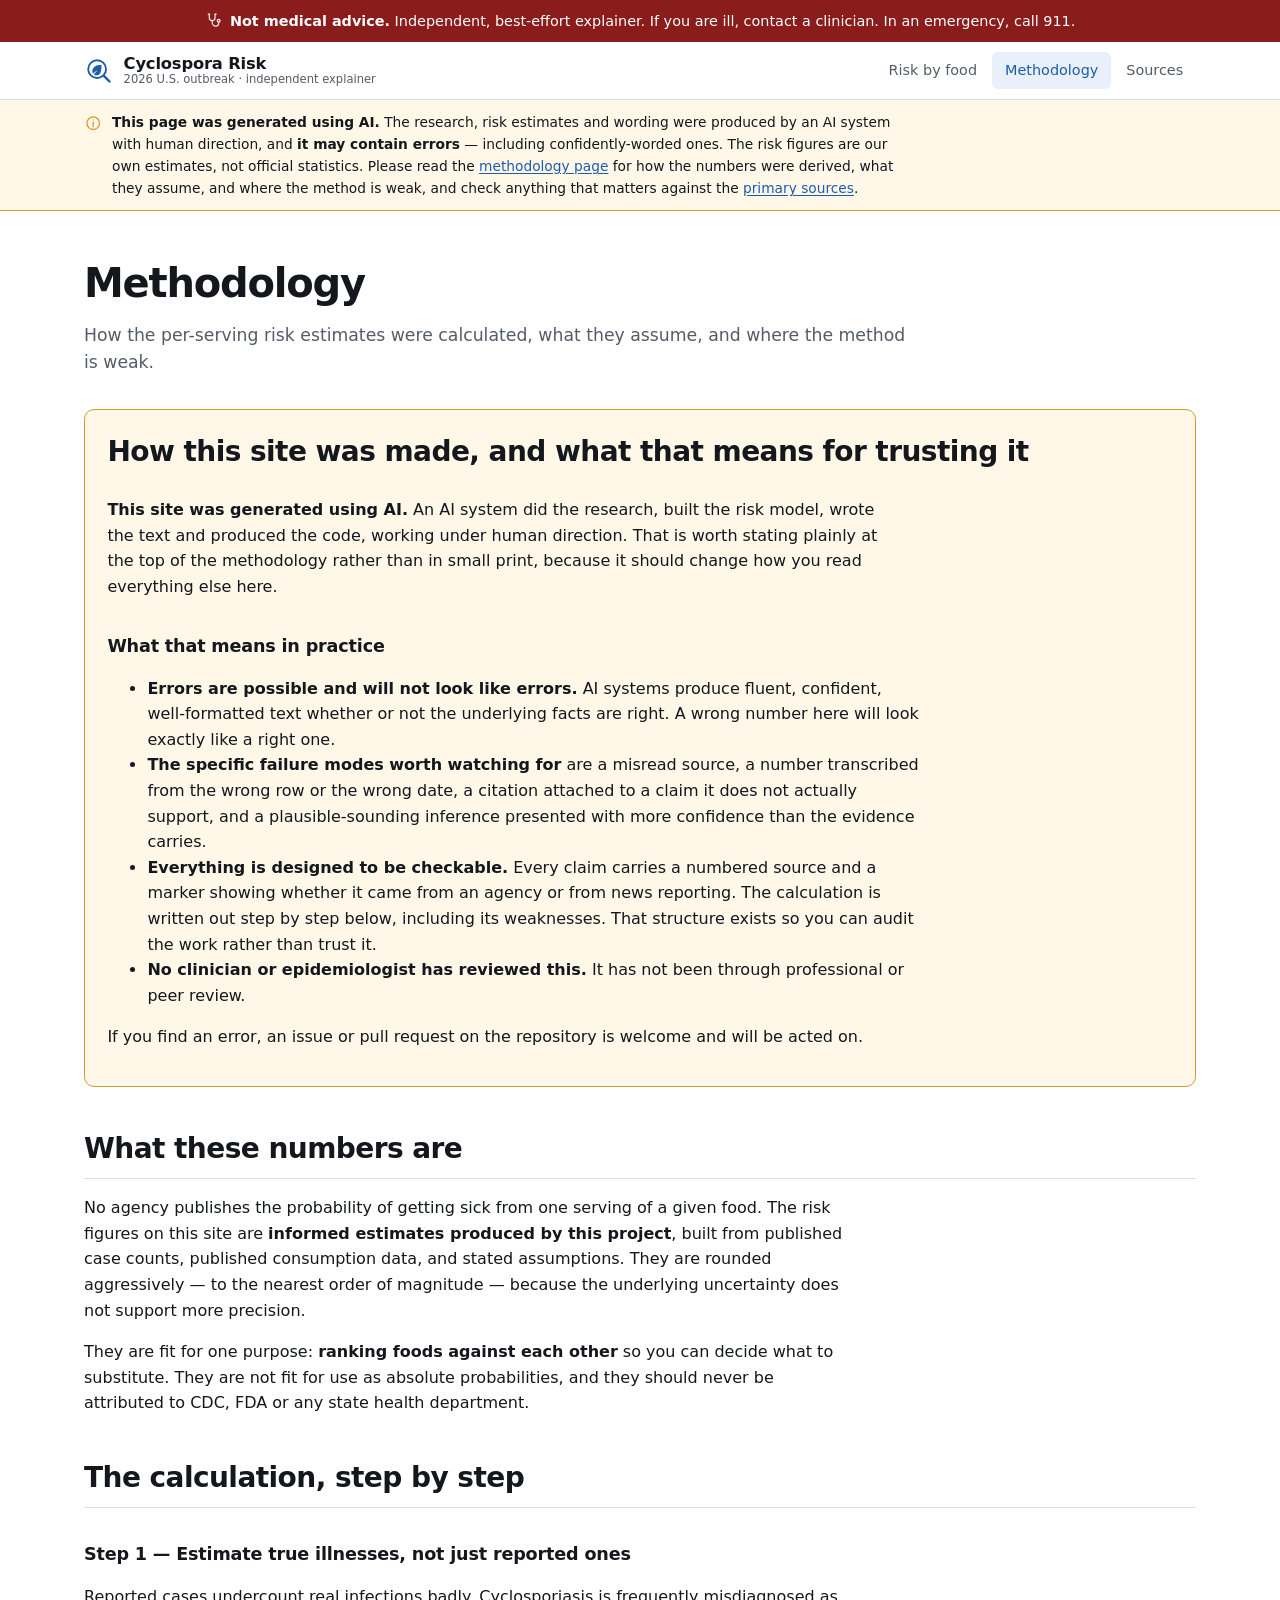
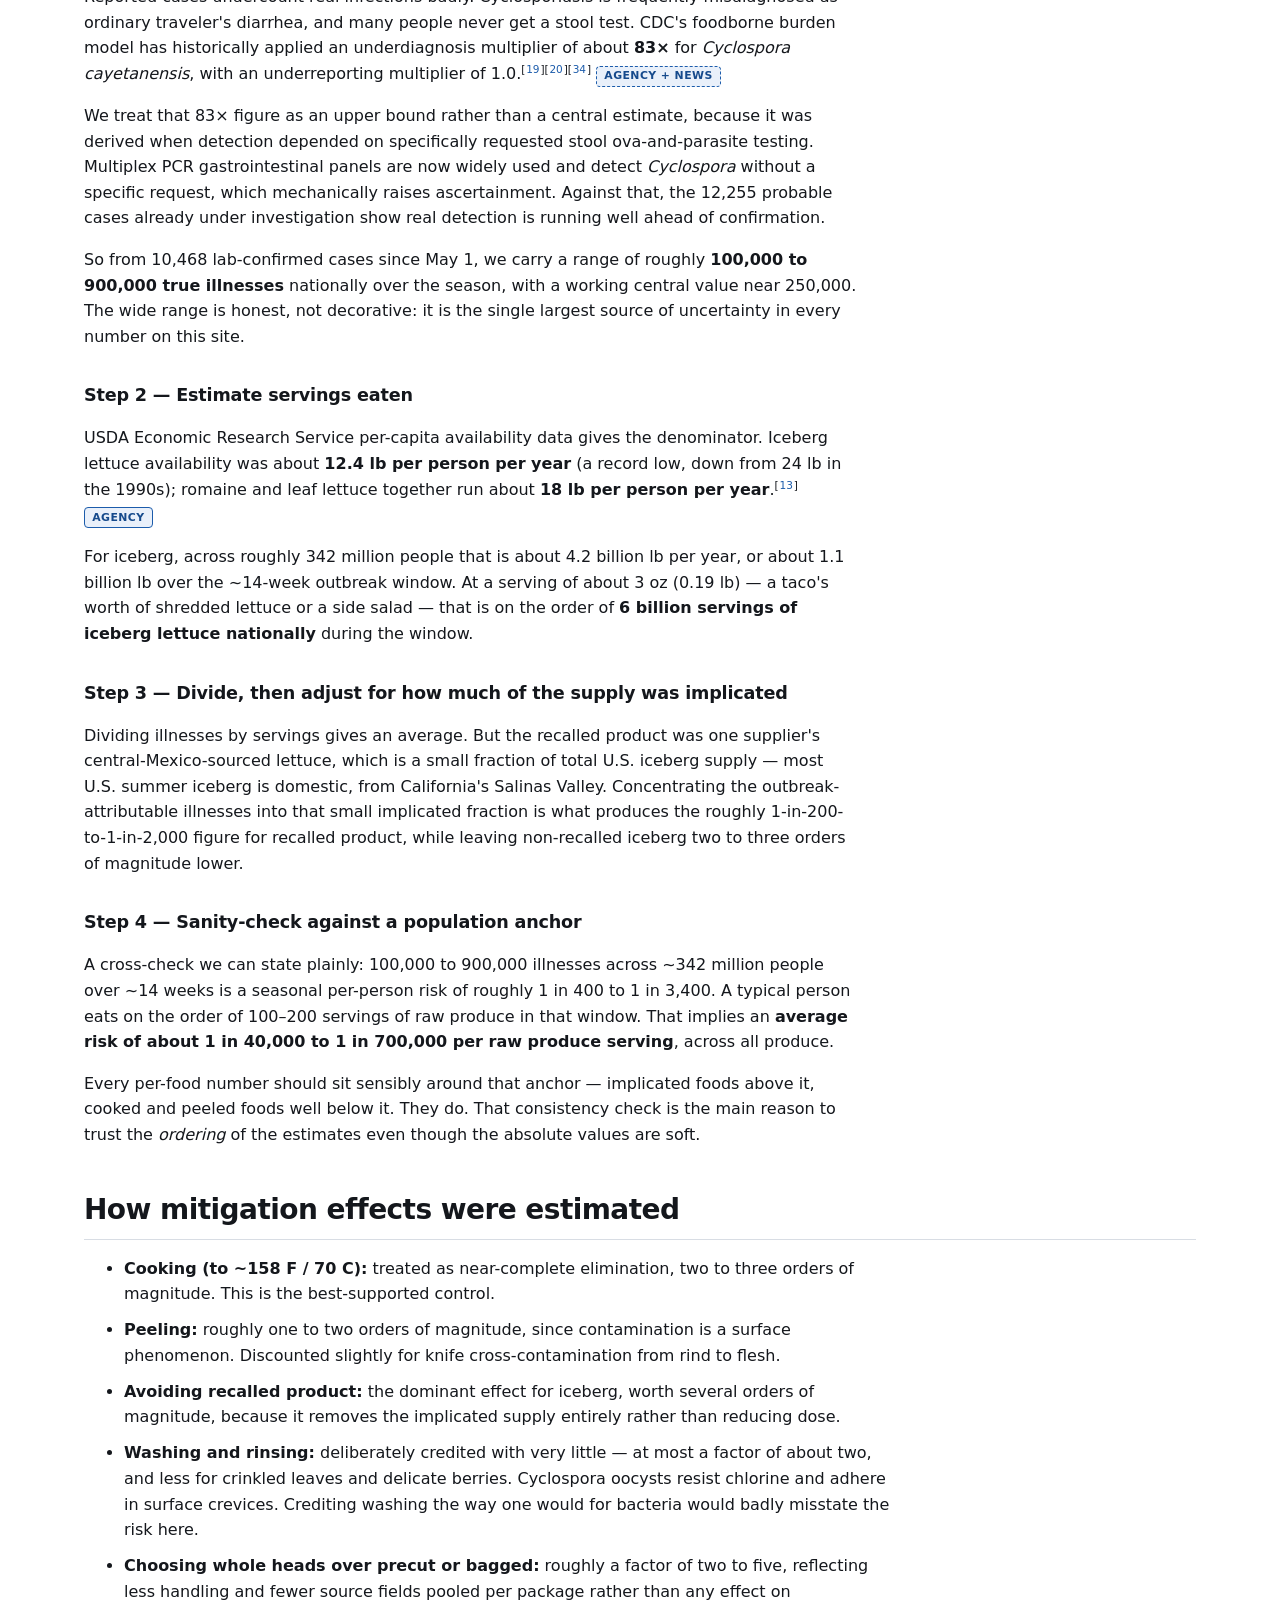
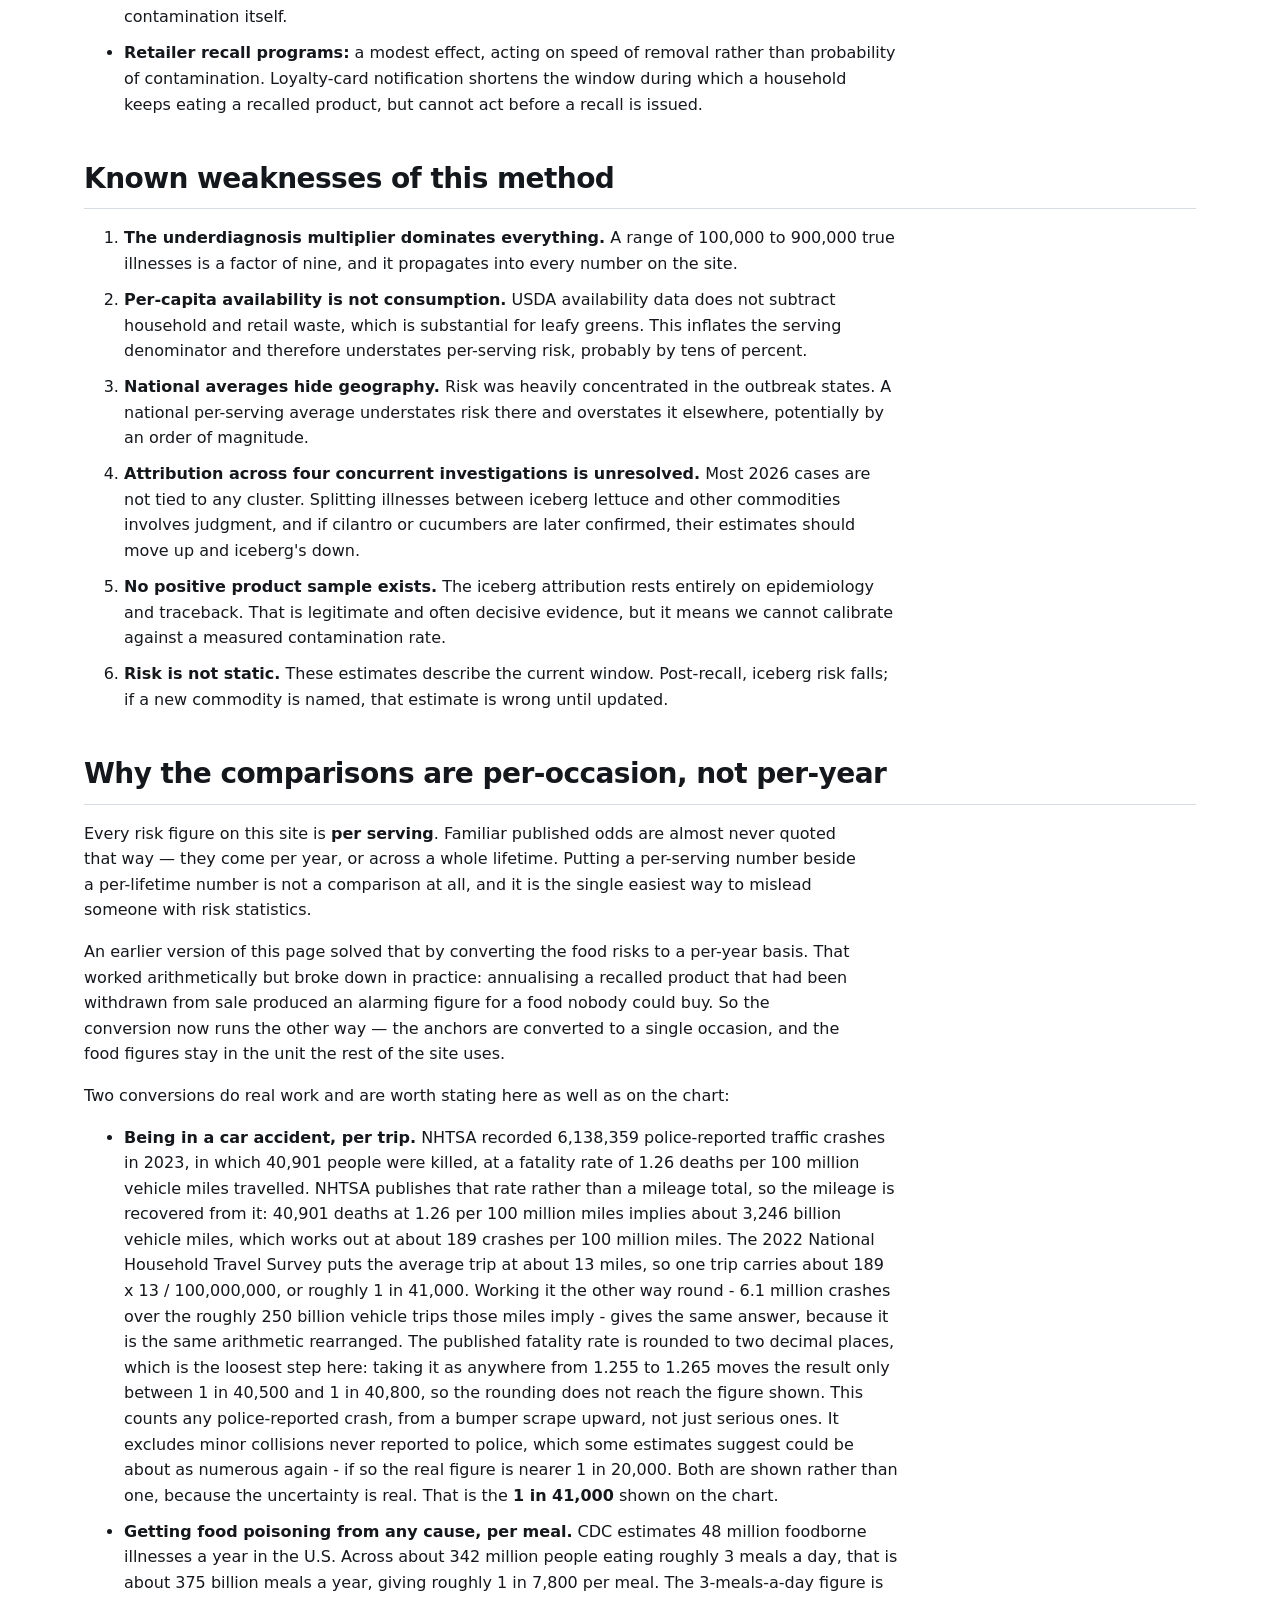
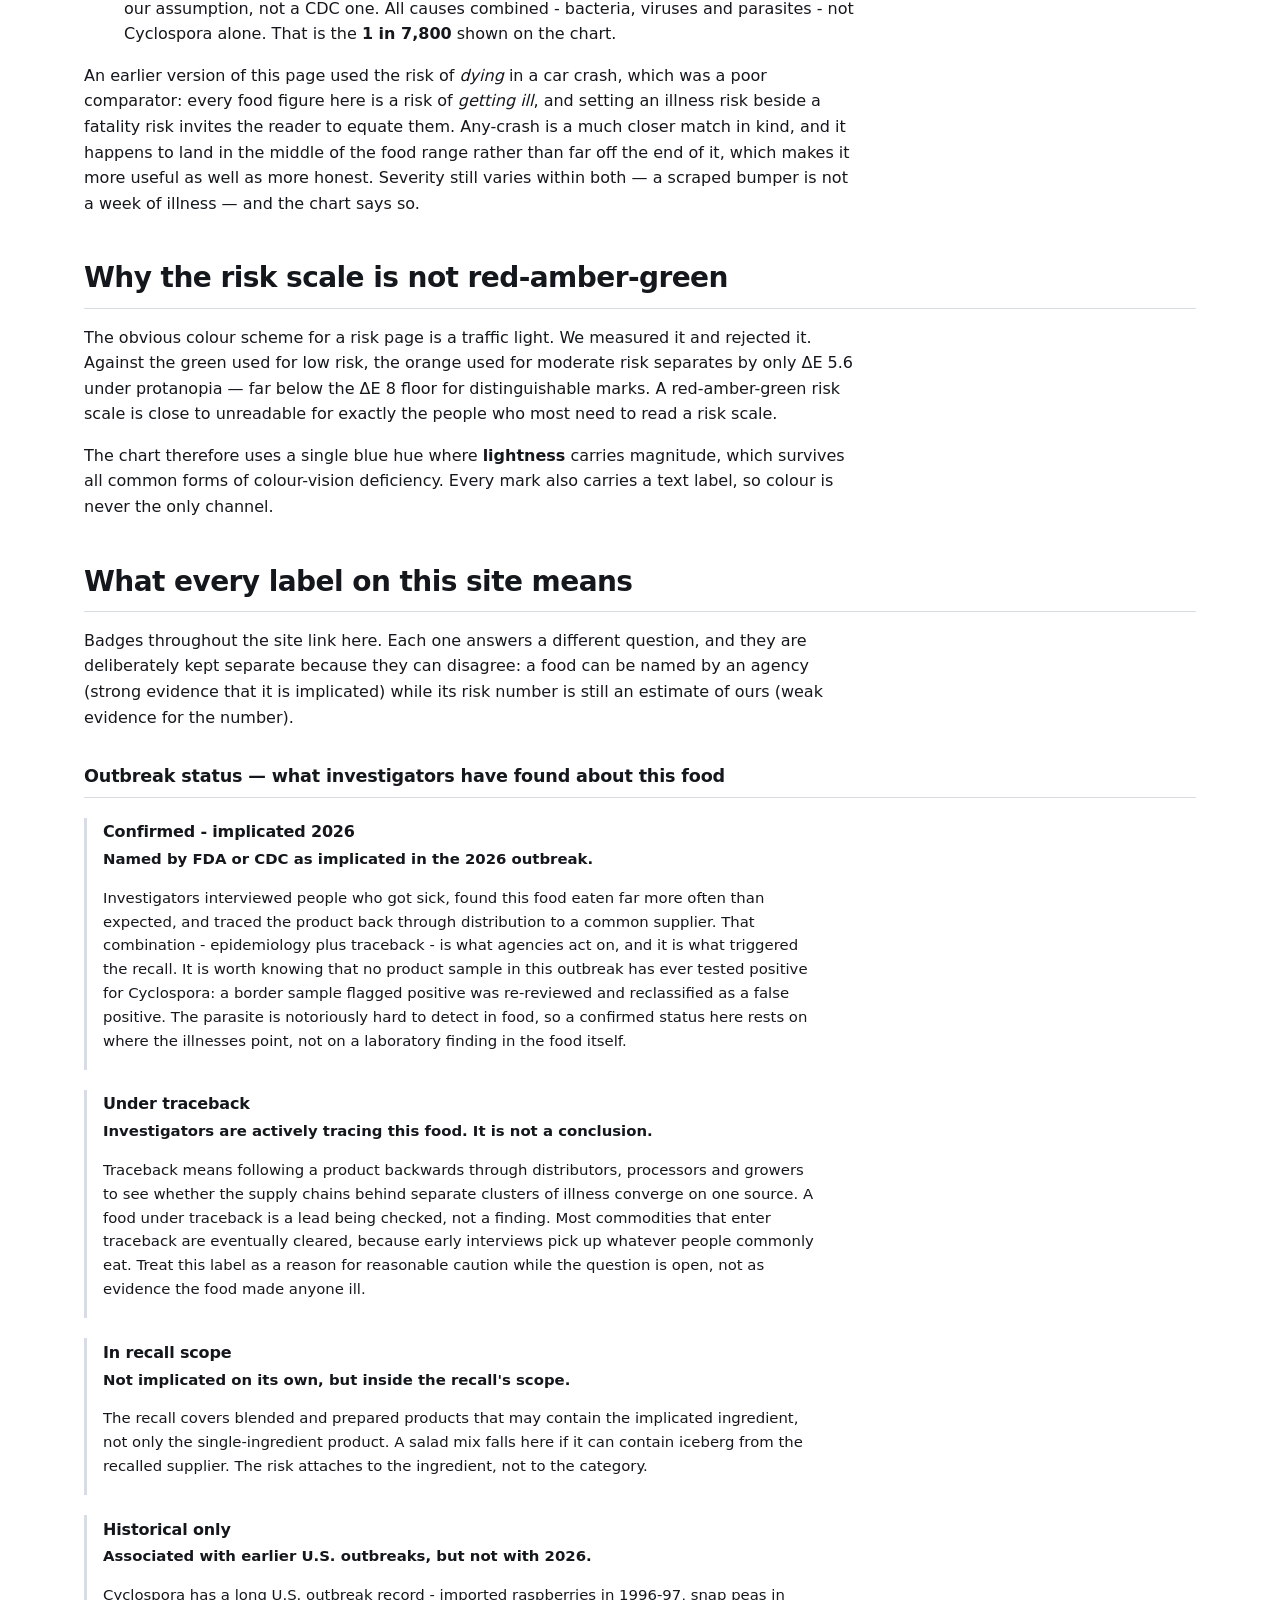
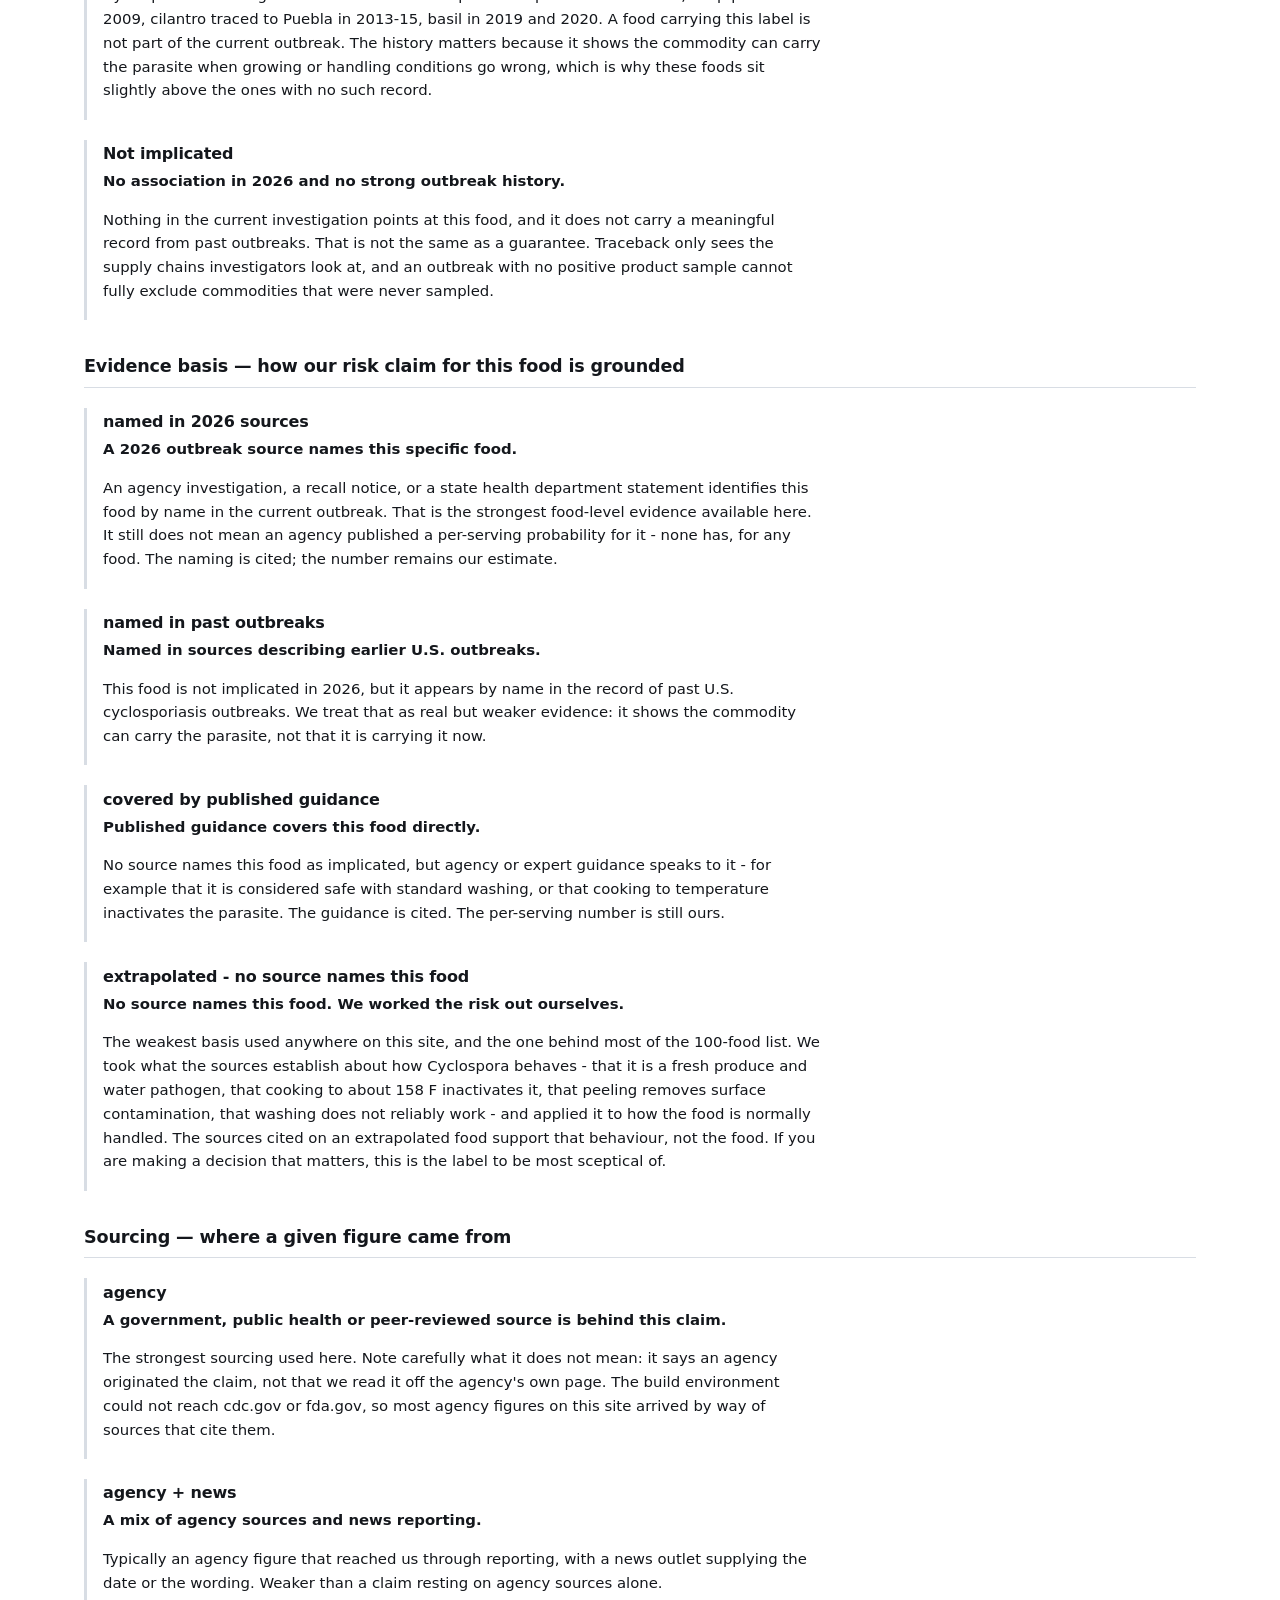
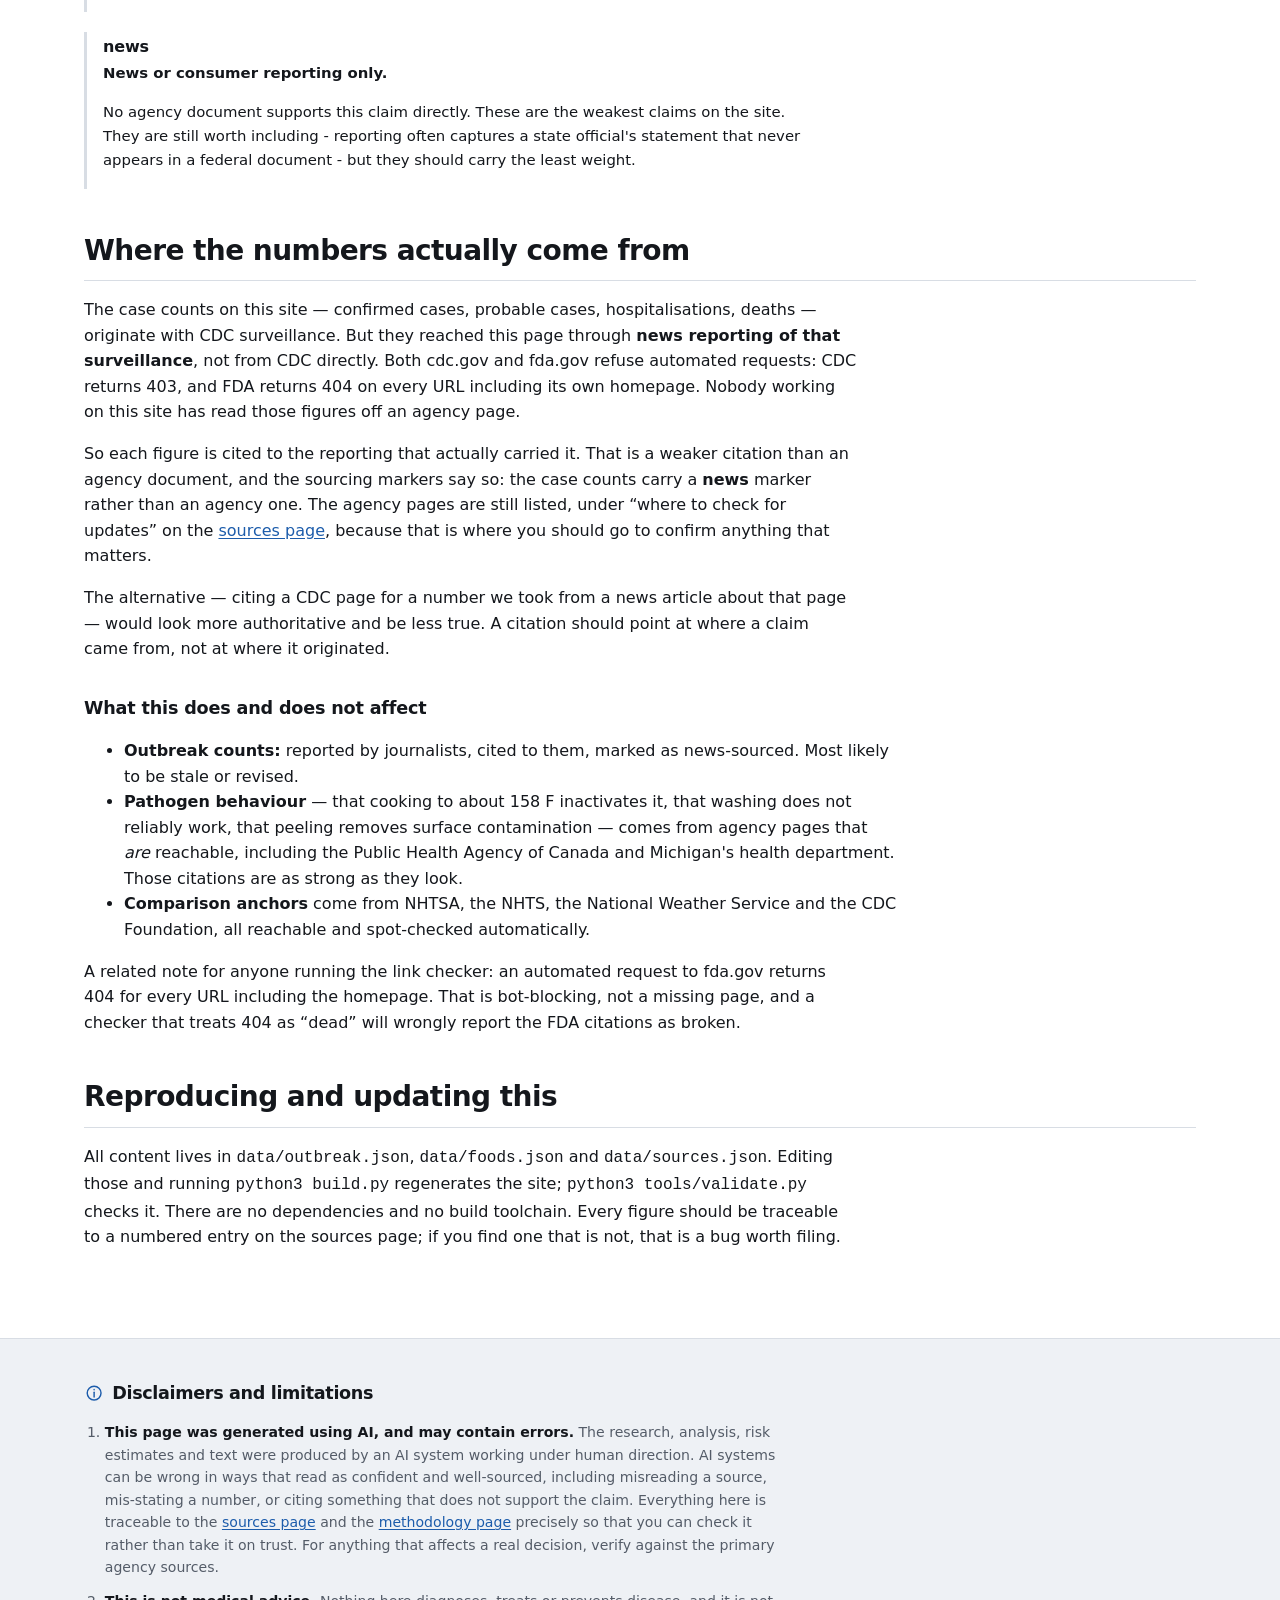
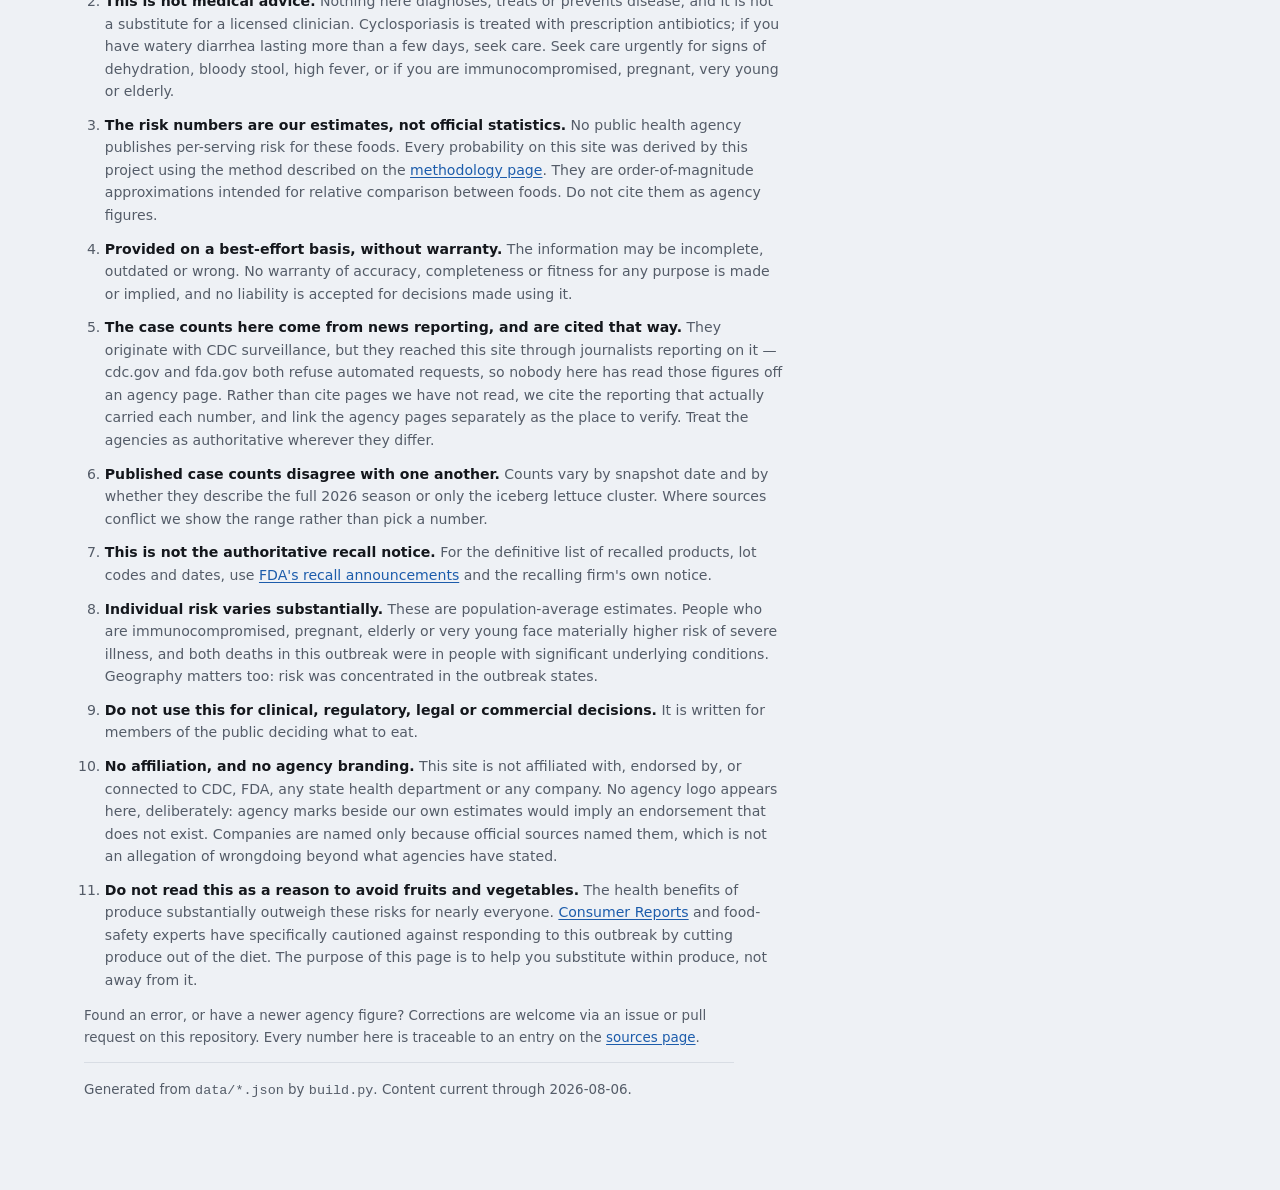
<file: site/methodology.html>
<!DOCTYPE html>
<html lang="en">
<head>
<meta charset="utf-8">
<meta name="viewport" content="width=device-width, initial-scale=1">
<title>Methodology - U.S. Cyclospora outbreak risk assessment</title>
<meta name="description" content="How the per-serving risk estimates were calculated, what they assume, and where the method is weak.">
<meta name="robots" content="index, follow">
<meta name="color-scheme" content="light dark">
<link rel="stylesheet" href="assets/style.css">
<link rel="icon" href="assets/favicon.svg" type="image/svg+xml">
</head>
<body>
<svg class="sprite" aria-hidden="true" focusable="false"><symbol id="i-leaf" viewBox="0 0 24 24" fill="none" stroke="currentColor" stroke-width="1.7" stroke-linecap="round" stroke-linejoin="round"><path d="M20 4C10 4 4 9 4 16c0 2 .6 3.3 1.4 4.2C7 18 10 15.4 14 14c-3 2-5.6 4.6-7 8 1 .6 2.3 1 3.6 1C18 23 21 15 20 4Z"/></symbol><symbol id="i-herb" viewBox="0 0 24 24" fill="none" stroke="currentColor" stroke-width="1.7" stroke-linecap="round" stroke-linejoin="round"><path d="M12 21V9"/><path d="M12 13c0-3-2.2-5.5-5-6 0 3 2 5.6 5 6Z"/><path d="M12 13c0-3 2.2-5.5 5-6 0 3-2 5.6-5 6Z"/><path d="M12 8c0-2.5 1.5-4.5 3-5 0 2.5-1.2 4.4-3 5Z"/></symbol><symbol id="i-bag" viewBox="0 0 24 24" fill="none" stroke="currentColor" stroke-width="1.7" stroke-linecap="round" stroke-linejoin="round"><path d="M5 8h14l-1.2 12.2a1 1 0 0 1-1 .8H7.2a1 1 0 0 1-1-.8Z"/><path d="M8.5 8V6a3.5 3.5 0 0 1 7 0v2"/></symbol><symbol id="i-cucumber" viewBox="0 0 24 24" fill="none" stroke="currentColor" stroke-width="1.7" stroke-linecap="round" stroke-linejoin="round"><rect x="3.2" y="9" width="17.6" height="6" rx="3"/><path d="M8 11.2v1.6M12 11v2M16 11.2v1.6"/></symbol><symbol id="i-onion" viewBox="0 0 24 24" fill="none" stroke="currentColor" stroke-width="1.7" stroke-linecap="round" stroke-linejoin="round"><path d="M12 21c-4 0-6.5-2.4-6.5-5.6C5.5 11.5 9 8 12 4c3 4 6.5 7.5 6.5 11.4C18.5 18.6 16 21 12 21Z"/><path d="M12 21V9"/></symbol><symbol id="i-berry" viewBox="0 0 24 24" fill="none" stroke="currentColor" stroke-width="1.7" stroke-linecap="round" stroke-linejoin="round"><circle cx="9" cy="14.5" r="3.2"/><circle cx="15" cy="14.5" r="3.2"/><circle cx="12" cy="9.5" r="3.2"/></symbol><symbol id="i-pod" viewBox="0 0 24 24" fill="none" stroke="currentColor" stroke-width="1.7" stroke-linecap="round" stroke-linejoin="round"><path d="M4 15c2-7 8-11 16-11 0 8-5 15-12 15-2.6 0-4.4-1.6-4-4Z"/><circle cx="10" cy="12" r="1.1"/><circle cx="14" cy="9.5" r="1.1"/></symbol><symbol id="i-tomato" viewBox="0 0 24 24" fill="none" stroke="currentColor" stroke-width="1.7" stroke-linecap="round" stroke-linejoin="round"><circle cx="12" cy="14" r="7"/><path d="M12 7V4"/><path d="M9 5.5 12 7l3-1.5"/></symbol><symbol id="i-fruit" viewBox="0 0 24 24" fill="none" stroke="currentColor" stroke-width="1.7" stroke-linecap="round" stroke-linejoin="round"><path d="M12 7c-4 0-7 3-7 7s3 7 7 7 7-3 7-7-3-7-7-7Z"/><path d="M12 7V3.5"/><path d="M12 4.5c1.6-1.4 3.4-1.6 4.5-1-.2 1.6-1.6 3-4.5 3"/></symbol><symbol id="i-cooked" viewBox="0 0 24 24" fill="none" stroke="currentColor" stroke-width="1.7" stroke-linecap="round" stroke-linejoin="round"><path d="M4 11h16v4a5 5 0 0 1-5 5H9a5 5 0 0 1-5-5Z"/><path d="M20 12.5h1.5a1.5 1.5 0 0 1 0 3H20"/><path d="M9 7.5c0-1 1-1.5 1-2.5M12 7.5c0-1 1-1.5 1-2.5M15 7.5c0-1 1-1.5 1-2.5"/></symbol><symbol id="i-grain" viewBox="0 0 24 24" fill="none" stroke="currentColor" stroke-width="1.7" stroke-linecap="round" stroke-linejoin="round"><path d="M12 21V9"/><path d="M12 12c-2.4 0-4-1.7-4-4 2.4 0 4 1.7 4 4Z"/><path d="M12 12c2.4 0 4-1.7 4-4-2.4 0-4 1.7-4 4Z"/><path d="M12 7c-2 0-3.4-1.4-3.4-3.2C10.6 3.8 12 5.2 12 7Z"/><path d="M12 7c2 0 3.4-1.4 3.4-3.2C13.4 3.8 12 5.2 12 7Z"/></symbol><symbol id="i-bread" viewBox="0 0 24 24" fill="none" stroke="currentColor" stroke-width="1.7" stroke-linecap="round" stroke-linejoin="round"><path d="M4 11c0-3 3.6-5 8-5s8 2 8 5c0 1.5-1.2 2-2 2v5.5a1 1 0 0 1-1 1H7a1 1 0 0 1-1-1V13c-.8 0-2-.5-2-2Z"/></symbol><symbol id="i-dairy" viewBox="0 0 24 24" fill="none" stroke="currentColor" stroke-width="1.7" stroke-linecap="round" stroke-linejoin="round"><path d="M9 3h6v2.8l2.2 3.4A2 2 0 0 1 17.5 12v7.5a1.5 1.5 0 0 1-1.5 1.5H8a1.5 1.5 0 0 1-1.5-1.5V12a2 2 0 0 1 .3-2.8L9 5.8Z"/></symbol><symbol id="i-meat" viewBox="0 0 24 24" fill="none" stroke="currentColor" stroke-width="1.7" stroke-linecap="round" stroke-linejoin="round"><path d="M15.5 4.5c3 0 5 2.2 5 5 0 3.4-2.8 5.4-5.4 6.6-2.2 1-3 1.4-4.2 2.8A4 4 0 0 1 4.2 13a4 4 0 0 1 5.4-3.7c1.4-1.2 1.8-2 2.8-3.2 1-1.1 2-1.6 3.1-1.6Z"/><circle cx="8" cy="16" r="2"/></symbol><symbol id="i-fish" viewBox="0 0 24 24" fill="none" stroke="currentColor" stroke-width="1.7" stroke-linecap="round" stroke-linejoin="round"><path d="M3 12c3-4 7-6 10.5-6 3.5 0 6 2.2 7.5 6-1.5 3.8-4 6-7.5 6C9.5 18 6 16 3 12Z"/><path d="m21 12 .0 0"/><circle cx="16.5" cy="10.5" r="1"/><path d="M3 12c1.5-1 2.5-1.4 3.5-1.5M3 12c1.5 1 2.5 1.4 3.5 1.5"/></symbol><symbol id="i-egg" viewBox="0 0 24 24" fill="none" stroke="currentColor" stroke-width="1.7" stroke-linecap="round" stroke-linejoin="round"><path d="M12 3c3.6 0 6.5 5 6.5 9.2A6.5 6.5 0 0 1 5.5 12.2C5.5 8 8.4 3 12 3Z"/></symbol><symbol id="i-drink" viewBox="0 0 24 24" fill="none" stroke="currentColor" stroke-width="1.7" stroke-linecap="round" stroke-linejoin="round"><path d="M6 4h12l-1.4 15.2a2 2 0 0 1-2 1.8H9.4a2 2 0 0 1-2-1.8Z"/><path d="M6.7 10h10.6"/></symbol><symbol id="i-nut" viewBox="0 0 24 24" fill="none" stroke="currentColor" stroke-width="1.7" stroke-linecap="round" stroke-linejoin="round"><path d="M12 3c4 0 7 3.6 7 8.4S15.6 21 12 21s-7-4.4-7-9.6S8 3 12 3Z"/><path d="M12 3.5v17M8 8c1.6 1.4 1.6 6.6 0 8M16 8c-1.6 1.4-1.6 6.6 0 8"/></symbol><symbol id="i-sweet" viewBox="0 0 24 24" fill="none" stroke="currentColor" stroke-width="1.7" stroke-linecap="round" stroke-linejoin="round"><circle cx="12" cy="13" r="6"/><path d="M12 7V4"/><path d="M9.5 10.5c.8-.8 2-1.2 3-1"/></symbol><symbol id="i-snack" viewBox="0 0 24 24" fill="none" stroke="currentColor" stroke-width="1.7" stroke-linecap="round" stroke-linejoin="round"><path d="M4.5 9h15l-1.6 10.2a1 1 0 0 1-1 .8H7.1a1 1 0 0 1-1-.8Z"/><path d="M7 9V6.5A2.5 2.5 0 0 1 9.5 4h5A2.5 2.5 0 0 1 17 6.5V9"/></symbol><symbol id="i-rice" viewBox="0 0 24 24" fill="none" stroke="currentColor" stroke-width="1.7" stroke-linecap="round" stroke-linejoin="round"><path d="M4.5 12h15a7.5 7.5 0 0 1-7.5 7.5A7.5 7.5 0 0 1 4.5 12Z"/><path d="M8 8.5c.5-.8 1.4-1.2 2.2-1M12 7c.5-.8 1.4-1.2 2.2-1M9.6 5.2c.5-.8 1.4-1.2 2.2-1"/></symbol><symbol id="i-root" viewBox="0 0 24 24" fill="none" stroke="currentColor" stroke-width="1.7" stroke-linecap="round" stroke-linejoin="round"><path d="M12 21c-3.5-3-5.5-6-5.5-9.5A5.5 5.5 0 0 1 12 6a5.5 5.5 0 0 1 5.5 5.5C17.5 15 15.5 18 12 21Z"/><path d="M12 6V3"/><path d="M12 4c1.4-1.2 3-1.4 4-.9-.2 1.4-1.4 2.6-4 2.6"/></symbol><symbol id="i-search" viewBox="0 0 24 24" fill="none" stroke="currentColor" stroke-width="1.7" stroke-linecap="round" stroke-linejoin="round"><circle cx="11" cy="11" r="6.5"/><path d="m20 20-4.4-4.4"/></symbol><symbol id="i-flame" viewBox="0 0 24 24" fill="none" stroke="currentColor" stroke-width="1.7" stroke-linecap="round" stroke-linejoin="round"><path d="M12 21c3.9 0 6.5-2.4 6.5-6 0-4.5-4.5-6.5-4-11-3 1.5-5 4.5-5 7.5 0 1-.7 1.5-1.3 1-.7-.6-.9-1.6-.9-2.5-1.3 1.5-2.3 3.4-2.3 5.5 0 3.3 2.6 5.5 7 5.5Z"/></symbol><symbol id="i-peel" viewBox="0 0 24 24" fill="none" stroke="currentColor" stroke-width="1.7" stroke-linecap="round" stroke-linejoin="round"><path d="M5 19c6-1 11-6 12-13"/><path d="M17 6c-6 0-10 4-11 10 4-1 7-3 8-6"/></symbol><symbol id="i-ban" viewBox="0 0 24 24" fill="none" stroke="currentColor" stroke-width="1.7" stroke-linecap="round" stroke-linejoin="round"><circle cx="12" cy="12" r="8.2"/><path d="m6.2 6.2 11.6 11.6"/></symbol><symbol id="i-droplet" viewBox="0 0 24 24" fill="none" stroke="currentColor" stroke-width="1.7" stroke-linecap="round" stroke-linejoin="round"><path d="M12 3.5c3.5 4.2 5.5 7 5.5 9.7A5.5 5.5 0 0 1 6.5 13.2C6.5 10.5 8.5 7.7 12 3.5Z"/></symbol><symbol id="i-alert" viewBox="0 0 24 24" fill="none" stroke="currentColor" stroke-width="1.7" stroke-linecap="round" stroke-linejoin="round"><path d="M12 4.5 21 20H3Z"/><path d="M12 10.5v4"/><path d="M12 17.2v.1"/></symbol><symbol id="i-info" viewBox="0 0 24 24" fill="none" stroke="currentColor" stroke-width="1.7" stroke-linecap="round" stroke-linejoin="round"><circle cx="12" cy="12" r="8.2"/><path d="M12 11v5.5"/><path d="M12 7.8v.1"/></symbol><symbol id="i-check" viewBox="0 0 24 24" fill="none" stroke="currentColor" stroke-width="1.7" stroke-linecap="round" stroke-linejoin="round"><path d="m5 12.5 4.6 4.5L19 7.5"/></symbol><symbol id="i-cross" viewBox="0 0 24 24" fill="none" stroke="currentColor" stroke-width="1.7" stroke-linecap="round" stroke-linejoin="round"><path d="M6 6l12 12M18 6 6 18"/></symbol><symbol id="i-stethoscope" viewBox="0 0 24 24" fill="none" stroke="currentColor" stroke-width="1.7" stroke-linecap="round" stroke-linejoin="round"><path d="M6 3v5a4 4 0 0 0 8 0V3"/><path d="M6 3H4.5M14 3h1.5"/><path d="M10 12v2.5a5 5 0 0 0 5 5 4 4 0 0 0 4-4V14"/><circle cx="19" cy="12.2" r="2"/></symbol></svg>
<a class="skip" href="#main">Skip to content</a>

<div class="alert-bar" role="region" aria-label="Medical disclaimer">
  <svg class="icon alert-icon" aria-hidden="true" focusable="false"><use href="#i-stethoscope"></use></svg>
  <span><strong>Not medical advice.</strong> Independent, best-effort explainer.
  If you are ill, contact a clinician. In an emergency, call 911.</span>
</div>

<header class="site-header">
  <div class="wrap header-inner">
    <a class="brand" href="index.html">
      <svg class="logo-mark" viewBox="0 0 32 32" aria-hidden="true" focusable="false"><circle cx="14" cy="14" r="9.5" fill="none" stroke="currentColor" stroke-width="2"/><path d="m21.2 21.2 6 6" fill="none" stroke="currentColor" stroke-width="2.6" stroke-linecap="round"/><path d="M18.5 9.2c-6 0-9.6 3-9.6 7.2 0 1.2.4 2 .9 2.5 1-1.3 2.8-2.9 5.2-3.7-1.8 1.2-3.4 2.7-4.2 4.8.6.3 1.4.6 2.2.6 4.4 0 6.2-4.8 5.5-11.4Z" fill="currentColor"/></svg>
      <span class="brand-text">
        <span class="brand-name">Cyclospora Risk</span>
        <span class="brand-sub">2026 U.S. outbreak &middot; independent explainer</span>
      </span>
    </a>
    <nav class="site-nav" aria-label="Primary">
        <a href="index.html">Risk by food</a>
        <a href="methodology.html" class="active" aria-current="page">Methodology</a>
        <a href="sources.html">Sources</a>
    </nav>
  </div>
</header>

<div class="ai-note" role="note">
  <div class="wrap ai-note-inner">
    <svg class="icon" aria-hidden="true" focusable="false"><use href="#i-info"></use></svg>
    <p><strong>This page was generated using AI.</strong> The research, risk estimates and
       wording were produced by an AI system with human direction, and
       <strong>it may contain errors</strong> &mdash; including confidently-worded ones.
       The risk figures are our own estimates, not official statistics. Please read the
       <a href="methodology.html">methodology page</a> for how the numbers were derived,
       what they assume, and where the method is weak, and check anything that matters
       against the <a href="sources.html">primary sources</a>.</p>
  </div>
</div>

<main id="main">

<div class="wrap page-body">
<h1>Methodology</h1>
<p class="page-lede">How the per-serving risk estimates were calculated, what they
   assume, and where the method is weak.</p>

<section class="ai-section" aria-labelledby="m0">
  <h2 id="m0">How this site was made, and what that means for trusting it</h2>
  <p><strong>This site was generated using AI.</strong> An AI system did the research,
     built the risk model, wrote the text and produced the code, working under human
     direction. That is worth stating plainly at the top of the methodology rather than
     in small print, because it should change how you read everything else here.</p>
  <h3>What that means in practice</h3>
  <ul>
    <li><strong>Errors are possible and will not look like errors.</strong> AI systems
        produce fluent, confident, well-formatted text whether or not the underlying facts
        are right. A wrong number here will look exactly like a right one.</li>
    <li><strong>The specific failure modes worth watching for</strong> are a misread source,
        a number transcribed from the wrong row or the wrong date, a citation attached to a
        claim it does not actually support, and a plausible-sounding inference presented
        with more confidence than the evidence carries.</li>
    <li><strong>Everything is designed to be checkable.</strong> Every claim carries a
        numbered source and a marker showing whether it came from an agency or from news
        reporting. The calculation is written out step by step below, including its
        weaknesses. That structure exists so you can audit the work rather than trust it.</li>
    <li><strong>No clinician or epidemiologist has reviewed this.</strong> It has not been
        through professional or peer review.</li>
  </ul>
  <p>If you find an error, an issue or pull request on the repository is welcome and will
     be acted on.</p>
</section>

<section aria-labelledby="m1">
  <h2 id="m1">What these numbers are</h2>
  <p>No agency publishes the probability of getting sick from one serving of a given food.
     The risk figures on this site are <strong>informed estimates produced by this project</strong>,
     built from published case counts, published consumption data, and stated assumptions.
     They are rounded aggressively &mdash; to the nearest order of magnitude &mdash; because
     the underlying uncertainty does not support more precision.</p>
  <p>They are fit for one purpose: <strong>ranking foods against each other</strong> so you can
     decide what to substitute. They are not fit for use as absolute probabilities, and they
     should never be attributed to CDC, FDA or any state health department.</p>
</section>

<section aria-labelledby="m2">
  <h2 id="m2">The calculation, step by step</h2>

  <h3>Step 1 &mdash; Estimate true illnesses, not just reported ones</h3>
  <p>Reported cases undercount real infections badly. Cyclosporiasis is frequently
     misdiagnosed as ordinary traveler's diarrhea, and many people never get a stool test.
     CDC's foodborne burden model has historically applied an underdiagnosis multiplier of
     about <strong>83&times;</strong> for <em>Cyclospora cayetanensis</em>, with an
     underreporting multiplier of 1.0.<sup class="cite">[<a href="sources.html#cdc-surveillance-1115" title="Cyclosporiasis Surveillance - United States, 2011-2015 (CDC / MMWR (via PMC))">19</a>][<a href="sources.html#pmc-challenges" title="Widespread foodborne cyclosporiasis outbreaks present major challenges (PMC)">20</a>][<a href="sources.html#thehill-underreported" title="Why cyclosporiasis cases are likely way underreported (The Hill)">34</a>]</sup> <a class="prov prov-agency-news" href="methodology.html#prov-agency-news" title="This claim rests on a mix of agency sources and news reporting. Click for the full definition."><span class="vh">Sourcing: </span>agency + news</a></p>
  <p>We treat that 83&times; figure as an upper bound rather than a central estimate, because it
     was derived when detection depended on specifically requested stool ova-and-parasite
     testing. Multiplex PCR gastrointestinal panels are now widely used and detect
     <em>Cyclospora</em> without a specific request, which mechanically raises ascertainment.
     Against that, the 12,255 probable cases already under
     investigation show real detection is running well ahead of confirmation.</p>
  <p>So from 10,468 lab-confirmed cases since May 1, we carry a range of
     roughly <strong>100,000 to 900,000 true illnesses</strong> nationally over the season,
     with a working central value near 250,000. The wide range is honest, not decorative:
     it is the single largest source of uncertainty in every number on this site.</p>

  <h3>Step 2 &mdash; Estimate servings eaten</h3>
  <p>USDA Economic Research Service per-capita availability data gives the denominator.
     Iceberg lettuce availability was about <strong>12.4 lb per person per year</strong>
     (a record low, down from 24 lb in the 1990s); romaine and leaf lettuce together run
     about <strong>18 lb per person per year</strong>.<sup class="cite">[<a href="sources.html#usda-lettuce" title="Romaine and leaf lettuces almost as popular as head lettuce (per capita availability) (USDA Economic Research Service)">13</a>]</sup> <a class="prov prov-agency" href="methodology.html#prov-agency" title="This claim rests on government, public health or peer-reviewed sources. Click for the full definition."><span class="vh">Sourcing: </span>agency</a></p>
  <p>For iceberg, across roughly 342 million people that is about 4.2 billion lb per year, or
     about 1.1 billion lb over the ~14-week outbreak window. At a serving of about 3 oz
     (0.19 lb) &mdash; a taco's worth of shredded lettuce or a side salad &mdash; that is on
     the order of <strong>6 billion servings of iceberg lettuce nationally</strong> during
     the window.</p>

  <h3>Step 3 &mdash; Divide, then adjust for how much of the supply was implicated</h3>
  <p>Dividing illnesses by servings gives an average. But the recalled product was one
     supplier's central-Mexico-sourced lettuce, which is a small fraction of total U.S. iceberg
     supply &mdash; most U.S. summer iceberg is domestic, from California's Salinas Valley.
     Concentrating the outbreak-attributable illnesses into that small implicated fraction is
     what produces the roughly 1-in-200-to-1-in-2,000 figure for recalled product, while
     leaving non-recalled iceberg two to three orders of magnitude lower.</p>

  <h3>Step 4 &mdash; Sanity-check against a population anchor</h3>
  <p>A cross-check we can state plainly: 100,000 to 900,000 illnesses across ~342 million
     people over ~14 weeks is a seasonal per-person risk of roughly 1 in 400 to 1 in 3,400.
     A typical person eats on the order of 100&ndash;200 servings of raw produce in that
     window. That implies an <strong>average risk of about 1 in 40,000 to 1 in 700,000 per
     raw produce serving</strong>, across all produce.</p>
  <p>Every per-food number should sit sensibly around that anchor &mdash; implicated foods
     above it, cooked and peeled foods well below it. They do. That consistency check is the
     main reason to trust the <em>ordering</em> of the estimates even though the absolute
     values are soft.</p>
</section>

<section aria-labelledby="m3">
  <h2 id="m3">How mitigation effects were estimated</h2>
  <ul class="method-list">
    <li><strong>Cooking (to ~158 F / 70 C):</strong> treated as near-complete elimination,
        two to three orders of magnitude. This is the best-supported control.</li>
    <li><strong>Peeling:</strong> roughly one to two orders of magnitude, since contamination
        is a surface phenomenon. Discounted slightly for knife cross-contamination from rind
        to flesh.</li>
    <li><strong>Avoiding recalled product:</strong> the dominant effect for iceberg, worth
        several orders of magnitude, because it removes the implicated supply entirely rather
        than reducing dose.</li>
    <li><strong>Washing and rinsing:</strong> deliberately credited with very little &mdash;
        at most a factor of about two, and less for crinkled leaves and delicate berries.
        Cyclospora oocysts resist chlorine and adhere in surface crevices. Crediting washing
        the way one would for bacteria would badly misstate the risk here.</li>
    <li><strong>Choosing whole heads over precut or bagged:</strong> roughly a factor of two
        to five, reflecting less handling and fewer source fields pooled per package rather
        than any effect on contamination itself.</li>
    <li><strong>Retailer recall programs:</strong> a modest effect, acting on speed of removal
        rather than probability of contamination. Loyalty-card notification shortens the window
        during which a household keeps eating a recalled product, but cannot act before a
        recall is issued.</li>
  </ul>
</section>

<section aria-labelledby="m4">
  <h2 id="m4">Known weaknesses of this method</h2>
  <ol class="weaknesses">
    <li><strong>The underdiagnosis multiplier dominates everything.</strong> A range of
        100,000 to 900,000 true illnesses is a factor of nine, and it propagates into every
        number on the site.</li>
    <li><strong>Per-capita availability is not consumption.</strong> USDA availability data
        does not subtract household and retail waste, which is substantial for leafy greens.
        This inflates the serving denominator and therefore understates per-serving risk,
        probably by tens of percent.</li>
    <li><strong>National averages hide geography.</strong> Risk was heavily concentrated in
        the outbreak states. A national per-serving average understates risk there and
        overstates it elsewhere, potentially by an order of magnitude.</li>
    <li><strong>Attribution across four concurrent investigations is unresolved.</strong>
        Most 2026 cases are not tied to any cluster. Splitting illnesses between iceberg
        lettuce and other commodities involves judgment, and if cilantro or cucumbers are
        later confirmed, their estimates should move up and iceberg's down.</li>
    <li><strong>No positive product sample exists.</strong> The iceberg attribution rests
        entirely on epidemiology and traceback. That is legitimate and often decisive
        evidence, but it means we cannot calibrate against a measured contamination rate.</li>
    <li><strong>Risk is not static.</strong> These estimates describe the current window.
        Post-recall, iceberg risk falls; if a new commodity is named, that estimate is wrong
        until updated.</li>
  </ol>
</section>

<section aria-labelledby="mbasis">
  <h2 id="mbasis">Why the comparisons are per-occasion, not per-year</h2>
  <p>Every risk figure on this site is <strong>per serving</strong>. Familiar published
     odds are almost never quoted that way &mdash; they come per year, or across a whole
     lifetime. Putting a per-serving number beside a per-lifetime number is not a
     comparison at all, and it is the single easiest way to mislead someone with risk
     statistics.</p>
  <p>An earlier version of this page solved that by converting the food risks to a
     per-year basis. That worked arithmetically but broke down in practice: annualising
     a recalled product that had been withdrawn from sale produced an alarming figure
     for a food nobody could buy. So the conversion now runs the other way &mdash; the
     anchors are converted to a single occasion, and the food figures stay in the unit
     the rest of the site uses.</p>
  <p>Two conversions do real work and are worth stating here as well as on the chart:</p>
  <ul class="method-list">
    <li><strong>Being in a car accident, per trip.</strong> NHTSA recorded 6,138,359 police-reported traffic crashes in 2023, in which 40,901 people were killed, at a fatality rate of 1.26 deaths per 100 million vehicle miles travelled. NHTSA publishes that rate rather than a mileage total, so the mileage is recovered from it: 40,901 deaths at 1.26 per 100 million miles implies about 3,246 billion vehicle miles, which works out at about 189 crashes per 100 million miles. The 2022 National Household Travel Survey puts the average trip at about 13 miles, so one trip carries about 189 x 13 / 100,000,000, or roughly 1 in 41,000. Working it the other way round - 6.1 million crashes over the roughly 250 billion vehicle trips those miles imply - gives the same answer, because it is the same arithmetic rearranged. The published fatality rate is rounded to two decimal places, which is the loosest step here: taking it as anywhere from 1.255 to 1.265 moves the result only between 1 in 40,500 and 1 in 40,800, so the rounding does not reach the figure shown. This counts any police-reported crash, from a bumper scrape upward, not just serious ones. It excludes minor collisions never reported to police, which some estimates suggest could be about as numerous again - if so the real figure is nearer 1 in 20,000. Both are shown rather than one, because the uncertainty is real. That is the <strong>1 in 41,000</strong> shown on the chart.</li>
    <li><strong>Getting food poisoning from any cause, per meal.</strong> CDC estimates 48 million foodborne illnesses a year in the U.S. Across about 342 million people eating roughly 3 meals a day, that is about 375 billion meals a year, giving roughly 1 in 7,800 per meal. The 3-meals-a-day figure is our assumption, not a CDC one. All causes combined - bacteria, viruses and parasites - not Cyclospora alone. That is the <strong>1 in 7,800</strong> shown on the chart.</li>
  </ul>
  <p>An earlier version of this page used the risk of <em>dying</em> in a car crash,
     which was a poor comparator: every food figure here is a risk of <em>getting ill</em>,
     and setting an illness risk beside a fatality risk invites the reader to equate
     them. Any-crash is a much closer match in kind, and it happens to land in the middle
     of the food range rather than far off the end of it, which makes it more useful as
     well as more honest. Severity still varies within both &mdash; a scraped bumper is
     not a week of illness &mdash; and the chart says so.</p>
</section>

<section aria-labelledby="mcolor">
  <h2 id="mcolor">Why the risk scale is not red-amber-green</h2>
  <p>The obvious colour scheme for a risk page is a traffic light. We measured it and
     rejected it. Against the green used for low risk, the orange used for moderate risk
     separates by only &Delta;E 5.6 under protanopia &mdash; far below the &Delta;E 8 floor
     for distinguishable marks. A red-amber-green risk scale is close to unreadable for
     exactly the people who most need to read a risk scale.</p>
  <p>The chart therefore uses a single blue hue where <strong>lightness</strong> carries
     magnitude, which survives all common forms of colour-vision deficiency. Every mark also
     carries a text label, so colour is never the only channel.</p>
</section>


<section class="glossary" aria-labelledby="labels-h">
  <h2 id="labels-h">What every label on this site means</h2>
  <p>Badges throughout the site link here. Each one answers a different question,
     and they are deliberately kept separate because they can disagree: a food can
     be named by an agency (strong evidence that it is implicated) while its risk
     number is still an estimate of ours (weak evidence for the number).</p>

  <h3 class="gloss-group">Outbreak status &mdash; what investigators have found about this food</h3>
  <div class="gloss" id="status-confirmed">
    <h3>Confirmed - implicated 2026</h3>
    <p class="gloss-sum">Named by FDA or CDC as implicated in the 2026 outbreak.</p>
    <p>Investigators interviewed people who got sick, found this food eaten far more often than expected, and traced the product back through distribution to a common supplier. That combination - epidemiology plus traceback - is what agencies act on, and it is what triggered the recall. It is worth knowing that no product sample in this outbreak has ever tested positive for Cyclospora: a border sample flagged positive was re-reviewed and reclassified as a false positive. The parasite is notoriously hard to detect in food, so a confirmed status here rests on where the illnesses point, not on a laboratory finding in the food itself.</p>
  </div>
  <div class="gloss" id="status-under-traceback">
    <h3>Under traceback</h3>
    <p class="gloss-sum">Investigators are actively tracing this food. It is not a conclusion.</p>
    <p>Traceback means following a product backwards through distributors, processors and growers to see whether the supply chains behind separate clusters of illness converge on one source. A food under traceback is a lead being checked, not a finding. Most commodities that enter traceback are eventually cleared, because early interviews pick up whatever people commonly eat. Treat this label as a reason for reasonable caution while the question is open, not as evidence the food made anyone ill.</p>
  </div>
  <div class="gloss" id="status-linked-by-recall">
    <h3>In recall scope</h3>
    <p class="gloss-sum">Not implicated on its own, but inside the recall&#x27;s scope.</p>
    <p>The recall covers blended and prepared products that may contain the implicated ingredient, not only the single-ingredient product. A salad mix falls here if it can contain iceberg from the recalled supplier. The risk attaches to the ingredient, not to the category.</p>
  </div>
  <div class="gloss" id="status-historical">
    <h3>Historical only</h3>
    <p class="gloss-sum">Associated with earlier U.S. outbreaks, but not with 2026.</p>
    <p>Cyclospora has a long U.S. outbreak record - imported raspberries in 1996-97, snap peas in 2009, cilantro traced to Puebla in 2013-15, basil in 2019 and 2020. A food carrying this label is not part of the current outbreak. The history matters because it shows the commodity can carry the parasite when growing or handling conditions go wrong, which is why these foods sit slightly above the ones with no such record.</p>
  </div>
  <div class="gloss" id="status-not-implicated">
    <h3>Not implicated</h3>
    <p class="gloss-sum">No association in 2026 and no strong outbreak history.</p>
    <p>Nothing in the current investigation points at this food, and it does not carry a meaningful record from past outbreaks. That is not the same as a guarantee. Traceback only sees the supply chains investigators look at, and an outbreak with no positive product sample cannot fully exclude commodities that were never sampled.</p>
  </div>

  <h3 class="gloss-group">Evidence basis &mdash; how our risk claim for this food is grounded</h3>
  <div class="gloss" id="ev-named-2026">
    <h3>named in 2026 sources</h3>
    <p class="gloss-sum">A 2026 outbreak source names this specific food.</p>
    <p>An agency investigation, a recall notice, or a state health department statement identifies this food by name in the current outbreak. That is the strongest food-level evidence available here. It still does not mean an agency published a per-serving probability for it - none has, for any food. The naming is cited; the number remains our estimate.</p>
  </div>
  <div class="gloss" id="ev-named-historical">
    <h3>named in past outbreaks</h3>
    <p class="gloss-sum">Named in sources describing earlier U.S. outbreaks.</p>
    <p>This food is not implicated in 2026, but it appears by name in the record of past U.S. cyclosporiasis outbreaks. We treat that as real but weaker evidence: it shows the commodity can carry the parasite, not that it is carrying it now.</p>
  </div>
  <div class="gloss" id="ev-general-guidance">
    <h3>covered by published guidance</h3>
    <p class="gloss-sum">Published guidance covers this food directly.</p>
    <p>No source names this food as implicated, but agency or expert guidance speaks to it - for example that it is considered safe with standard washing, or that cooking to temperature inactivates the parasite. The guidance is cited. The per-serving number is still ours.</p>
  </div>
  <div class="gloss" id="ev-extrapolated">
    <h3>extrapolated - no source names this food</h3>
    <p class="gloss-sum">No source names this food. We worked the risk out ourselves.</p>
    <p>The weakest basis used anywhere on this site, and the one behind most of the 100-food list. We took what the sources establish about how Cyclospora behaves - that it is a fresh produce and water pathogen, that cooking to about 158 F inactivates it, that peeling removes surface contamination, that washing does not reliably work - and applied it to how the food is normally handled. The sources cited on an extrapolated food support that behaviour, not the food. If you are making a decision that matters, this is the label to be most sceptical of.</p>
  </div>

  <h3 class="gloss-group">Sourcing &mdash; where a given figure came from</h3>
  <div class="gloss" id="prov-agency">
    <h3>agency</h3>
    <p class="gloss-sum">A government, public health or peer-reviewed source is behind this claim.</p>
    <p>The strongest sourcing used here. Note carefully what it does not mean: it says an agency originated the claim, not that we read it off the agency&#x27;s own page. The build environment could not reach cdc.gov or fda.gov, so most agency figures on this site arrived by way of sources that cite them.</p>
  </div>
  <div class="gloss" id="prov-agency-news">
    <h3>agency + news</h3>
    <p class="gloss-sum">A mix of agency sources and news reporting.</p>
    <p>Typically an agency figure that reached us through reporting, with a news outlet supplying the date or the wording. Weaker than a claim resting on agency sources alone.</p>
  </div>
  <div class="gloss" id="prov-news">
    <h3>news</h3>
    <p class="gloss-sum">News or consumer reporting only.</p>
    <p>No agency document supports this claim directly. These are the weakest claims on the site. They are still worth including - reporting often captures a state official&#x27;s statement that never appears in a federal document - but they should carry the least weight.</p>
  </div>
</section>

<section aria-labelledby="m5">
  <h2 id="m5">Where the numbers actually come from</h2>
  <p>The case counts on this site &mdash; confirmed cases, probable cases, hospitalisations,
     deaths &mdash; originate with CDC surveillance. But they reached this page through
     <strong>news reporting of that surveillance</strong>, not from CDC directly. Both
     cdc.gov and fda.gov refuse automated requests: CDC returns 403, and FDA returns 404 on
     every URL including its own homepage. Nobody working on this site has read those
     figures off an agency page.</p>
  <p>So each figure is cited to the reporting that actually carried it. That is a weaker
     citation than an agency document, and the sourcing markers say so: the case counts
     carry a <strong>news</strong> marker rather than an agency one. The agency pages are
     still listed, under &ldquo;where to check for updates&rdquo; on the
     <a href="sources.html">sources page</a>, because that is where you should go to
     confirm anything that matters.</p>
  <p>The alternative &mdash; citing a CDC page for a number we took from a news article
     about that page &mdash; would look more authoritative and be less true. A citation
     should point at where a claim came from, not at where it originated.</p>
  <h3>What this does and does not affect</h3>
  <ul>
    <li><strong>Outbreak counts:</strong> reported by journalists, cited to them, marked as
        news-sourced. Most likely to be stale or revised.</li>
    <li><strong>Pathogen behaviour</strong> &mdash; that cooking to about 158&nbsp;F
        inactivates it, that washing does not reliably work, that peeling removes surface
        contamination &mdash; comes from agency pages that <em>are</em> reachable, including
        the Public Health Agency of Canada and Michigan's health department. Those citations
        are as strong as they look.</li>
    <li><strong>Comparison anchors</strong> come from NHTSA, the NHTS, the National Weather
        Service and the CDC Foundation, all reachable and spot-checked automatically.</li>
  </ul>
  <p>A related note for anyone running the link checker: an automated request to fda.gov
     returns 404 for every URL including the homepage. That is bot-blocking, not a missing
     page, and a checker that treats 404 as &ldquo;dead&rdquo; will wrongly report the FDA
     citations as broken.</p>
</section>

<section aria-labelledby="m6">
  <h2 id="m6">Reproducing and updating this</h2>
  <p>All content lives in <code>data/outbreak.json</code>, <code>data/foods.json</code> and
     <code>data/sources.json</code>. Editing those and running <code>python3 build.py</code>
     regenerates the site; <code>python3 tools/validate.py</code> checks it. There are no
     dependencies and no build toolchain. Every figure should be traceable to a numbered entry
     on the sources page; if you find one that is not, that is a bug worth filing.</p>
</section>
</div>

</main>

<footer class="site-footer">
  <div class="wrap">
    <h2><svg class="icon" aria-hidden="true" focusable="false"><use href="#i-info"></use></svg> Disclaimers and limitations</h2>
    <ol class="disclaimers">
      <li><strong>This page was generated using AI, and may contain errors.</strong>
          The research, analysis, risk estimates and text were produced by an AI system
          working under human direction. AI systems can be wrong in ways that read as
          confident and well-sourced, including misreading a source, mis-stating a number,
          or citing something that does not support the claim. Everything here is traceable
          to the <a href="sources.html">sources page</a> and the
          <a href="methodology.html">methodology page</a> precisely so that you can check
          it rather than take it on trust. For anything that affects a real decision, verify
          against the primary agency sources.</li>
      <li><strong>This is not medical advice.</strong> Nothing here diagnoses, treats or
          prevents disease, and it is not a substitute for a licensed clinician. Cyclosporiasis
          is treated with prescription antibiotics; if you have watery diarrhea lasting more
          than a few days, seek care. Seek care urgently for signs of dehydration, bloody
          stool, high fever, or if you are immunocompromised, pregnant, very young or elderly.</li>
      <li><strong>The risk numbers are our estimates, not official statistics.</strong>
          No public health agency publishes per-serving risk for these foods. Every probability
          on this site was derived by this project using the method described on the
          <a href="methodology.html">methodology page</a>. They are order-of-magnitude
          approximations intended for relative comparison between foods. Do not cite them
          as agency figures.</li>
      <li><strong>Provided on a best-effort basis, without warranty.</strong> The information
          may be incomplete, outdated or wrong. No warranty of accuracy, completeness or
          fitness for any purpose is made or implied, and no liability is accepted for
          decisions made using it.</li>
      <li><strong>The case counts here come from news reporting, and are cited that way.</strong>
          They originate with CDC surveillance, but they reached this site through journalists
          reporting on it &mdash; cdc.gov and fda.gov both refuse automated requests, so nobody
          here has read those figures off an agency page. Rather than cite pages we have not
          read, we cite the reporting that actually carried each number, and link the agency
          pages separately as the place to verify. Treat the agencies as authoritative wherever
          they differ.</li>
      <li><strong>Published case counts disagree with one another.</strong> Counts vary by
          snapshot date and by whether they describe the full 2026 season or only the iceberg
          lettuce cluster. Where sources conflict we show the range rather than pick a number.</li>
      <li><strong>This is not the authoritative recall notice.</strong> For the definitive
          list of recalled products, lot codes and dates, use
          <a href="https://www.fda.gov/safety/recalls-market-withdrawals-safety-alerts" rel="noopener">FDA's
          recall announcements</a> and the recalling firm's own notice.</li>
      <li><strong>Individual risk varies substantially.</strong> These are population-average
          estimates. People who are immunocompromised, pregnant, elderly or very young face
          materially higher risk of severe illness, and both deaths in this outbreak were in
          people with significant underlying conditions. Geography matters too: risk was
          concentrated in the outbreak states.</li>
      <li><strong>Do not use this for clinical, regulatory, legal or commercial decisions.</strong>
          It is written for members of the public deciding what to eat.</li>
      <li><strong>No affiliation, and no agency branding.</strong> This site is not affiliated
          with, endorsed by, or connected to CDC, FDA, any state health department or any
          company. No agency logo appears here, deliberately: agency marks beside our own
          estimates would imply an endorsement that does not exist. Companies are named only
          because official sources named them, which is not an allegation of wrongdoing beyond
          what agencies have stated.</li>
      <li><strong>Do not read this as a reason to avoid fruits and vegetables.</strong> The
          health benefits of produce substantially outweigh these risks for nearly everyone.
          <a href="https://www.consumerreports.org/health/food-safety/you-shouldnt-avoid-fruits-and-vegetables-due-to-cyclospora-a9570579349/" rel="noopener">Consumer
          Reports</a> and food-safety experts have specifically cautioned against
          responding to this outbreak by cutting produce out of the diet. The purpose of this
          page is to help you substitute within produce, not away from it.</li>
    </ol>
    <p class="corrections">Found an error, or have a newer agency figure? Corrections are
       welcome via an issue or pull request on this repository. Every number here is traceable
       to an entry on the <a href="sources.html">sources page</a>.</p>
    <p class="built">Generated from <code>data/*.json</code> by <code>build.py</code>.
       Content current through 2026-08-06.</p>
  </div>
</footer>

</body>
</html>
</file>
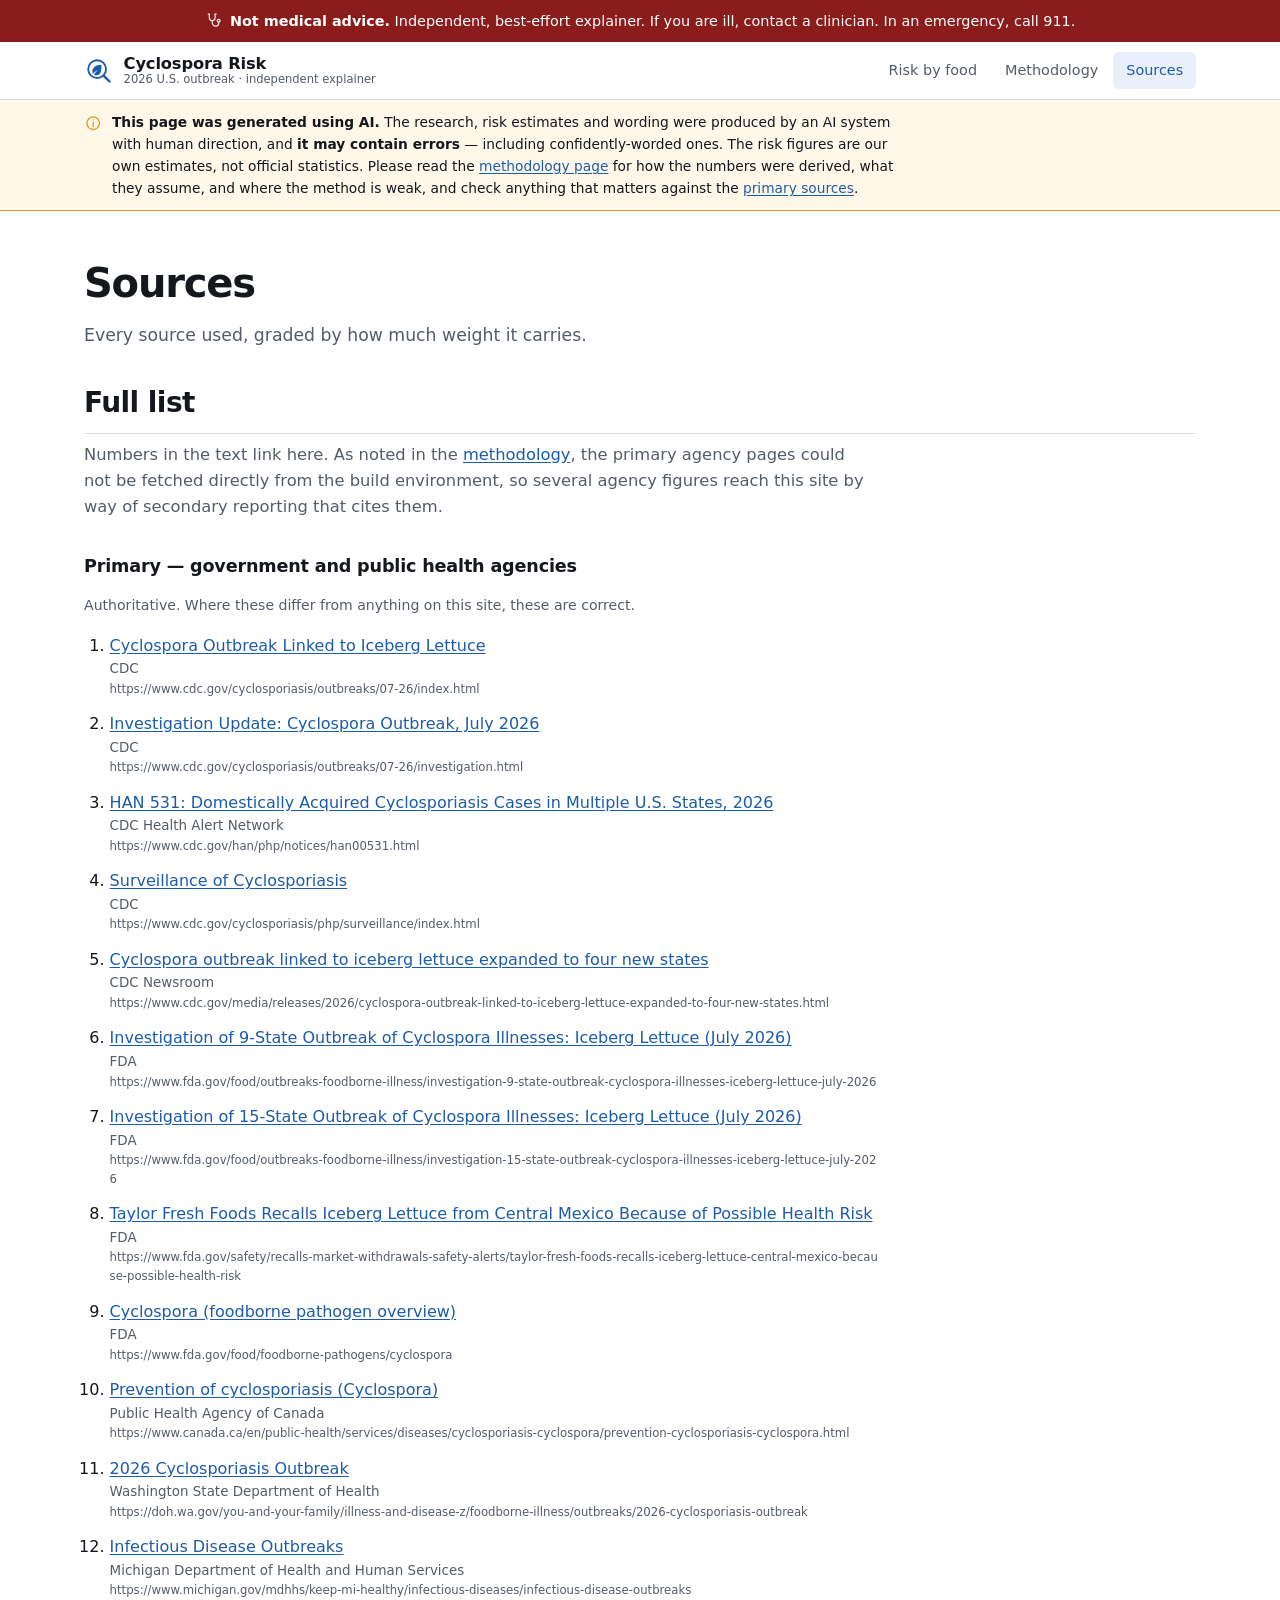
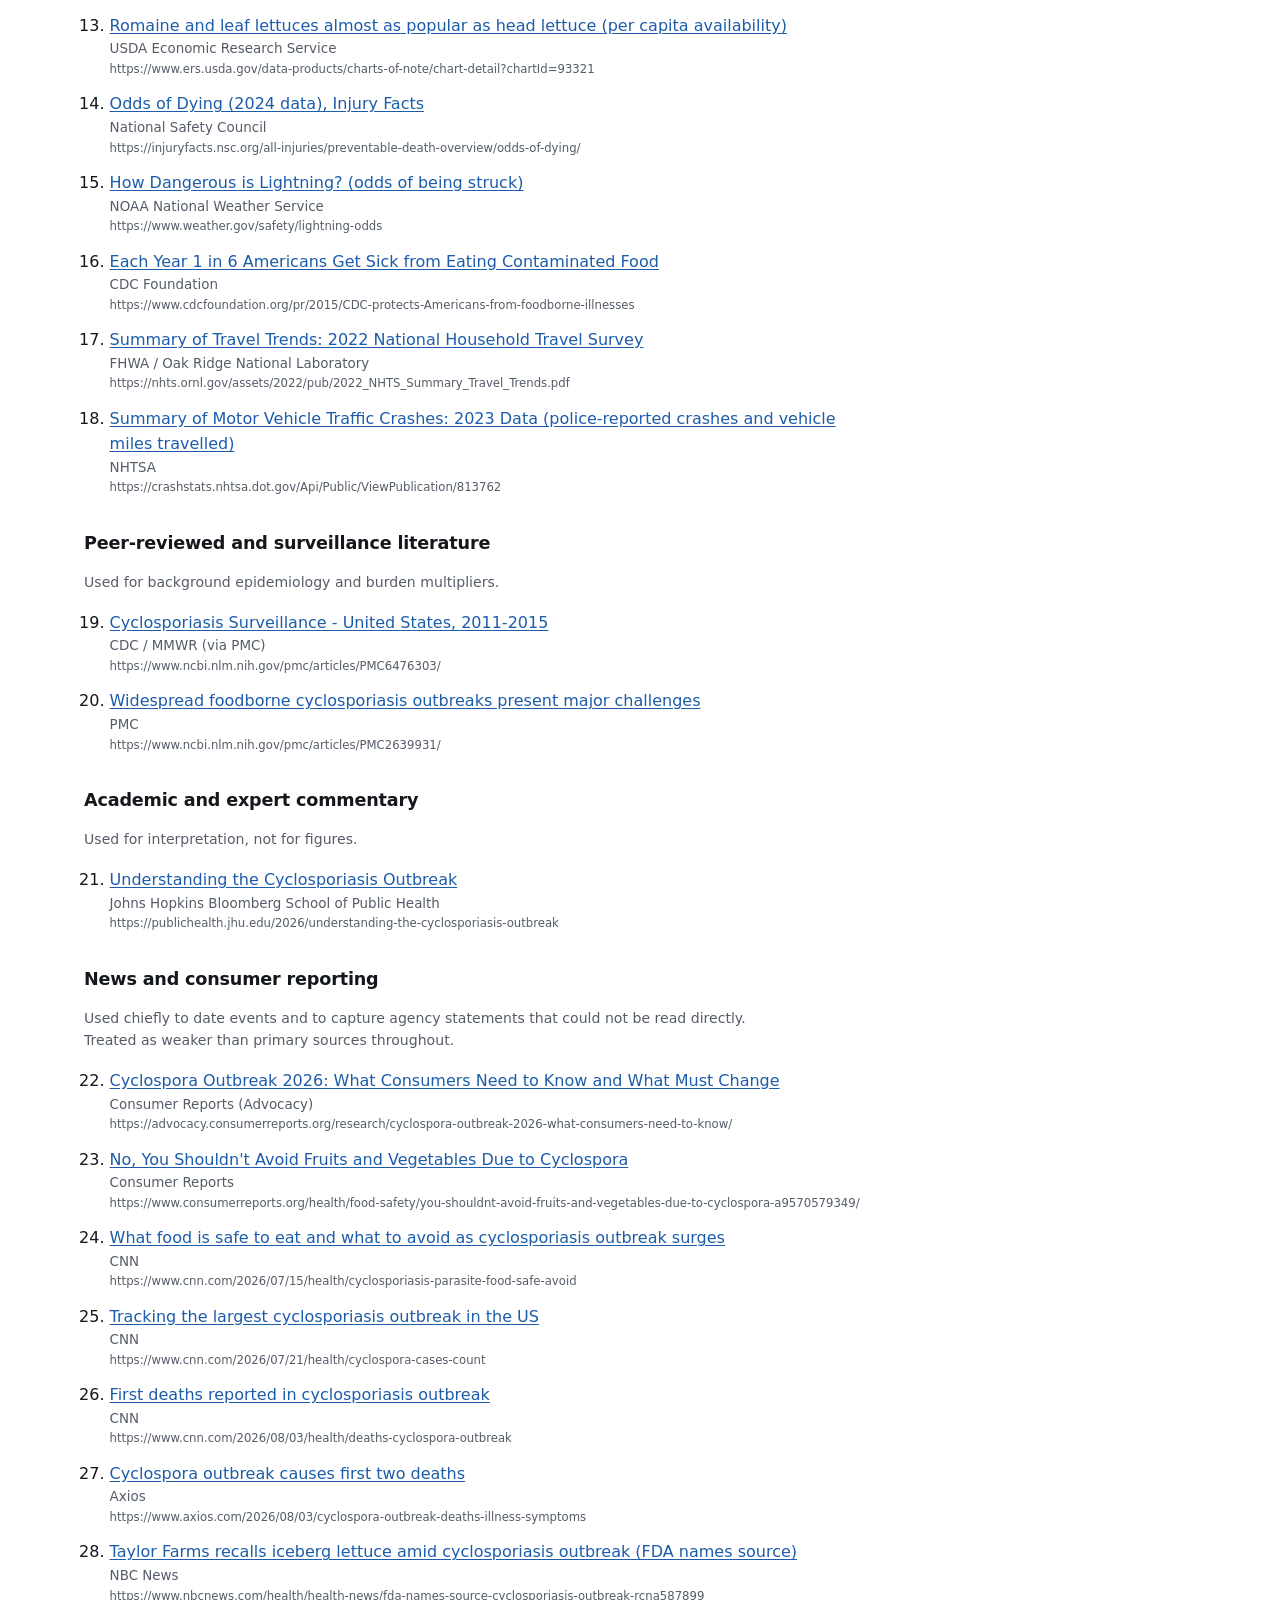
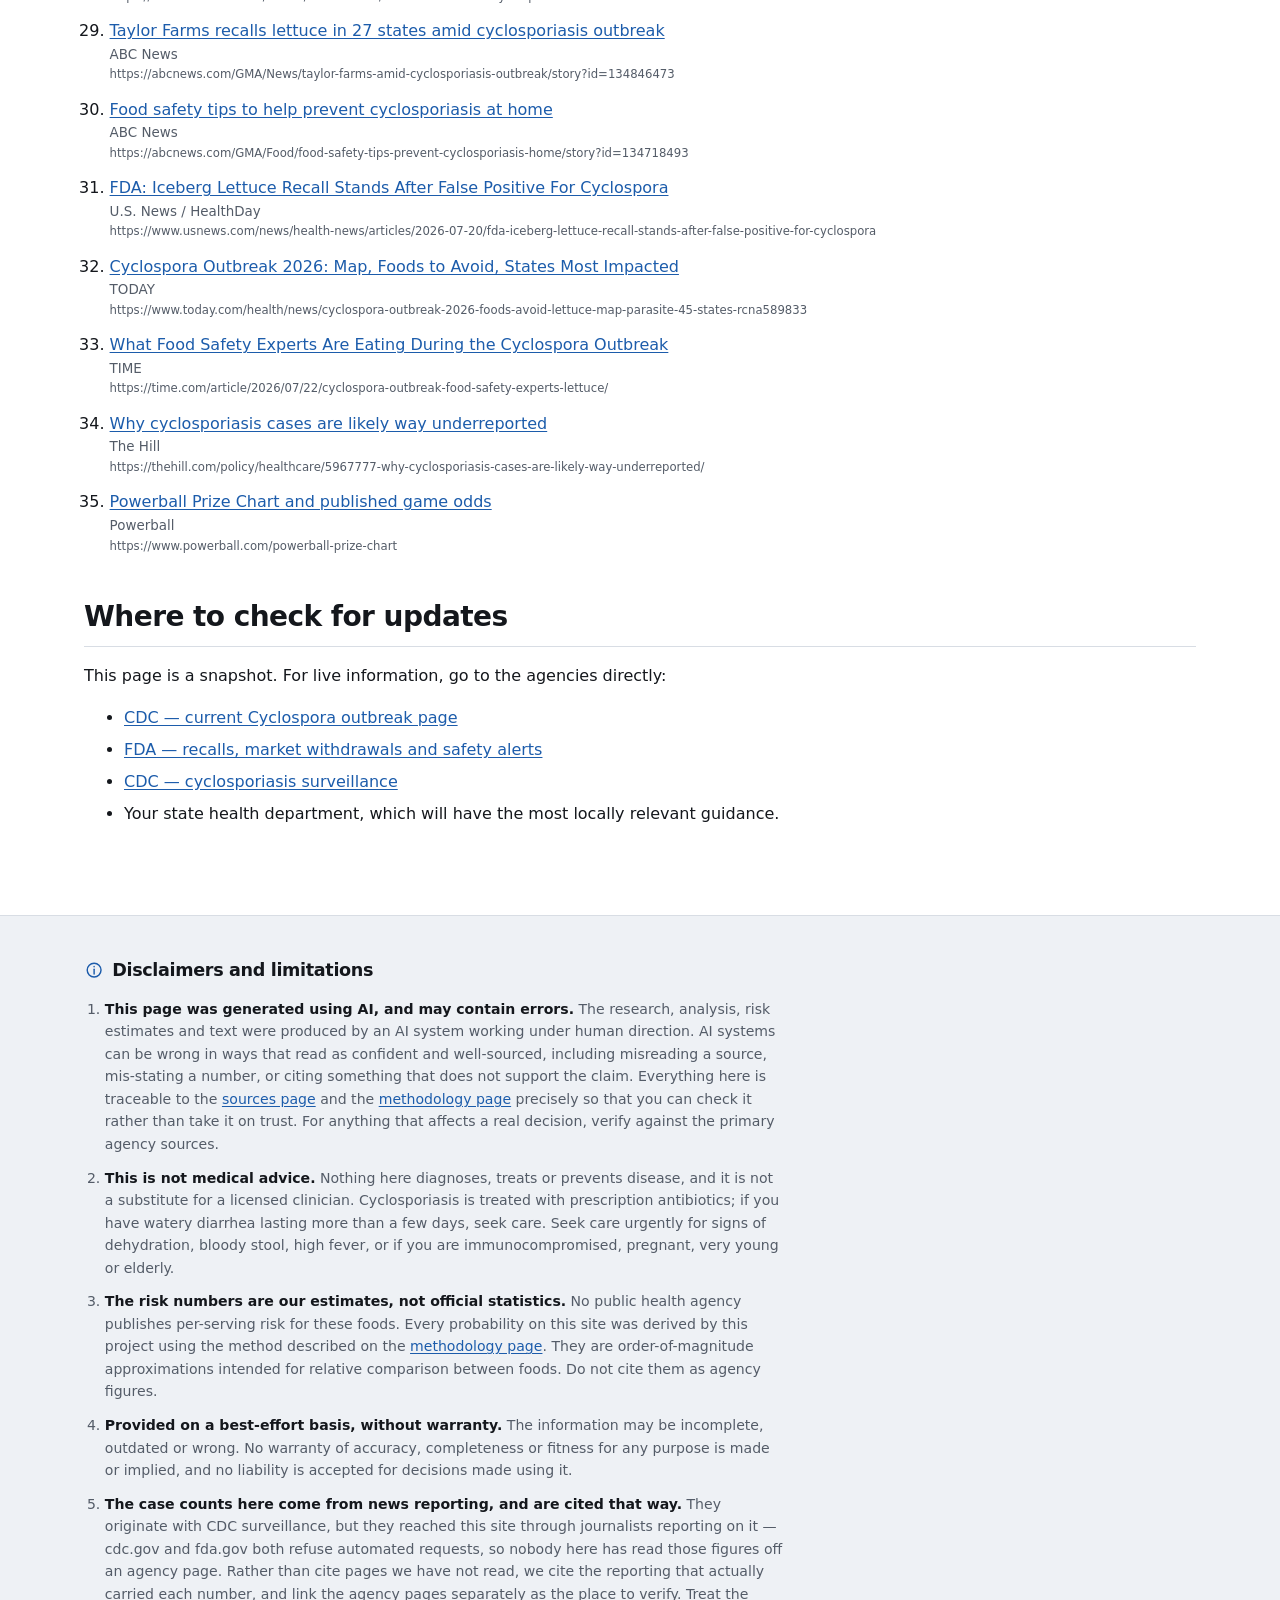
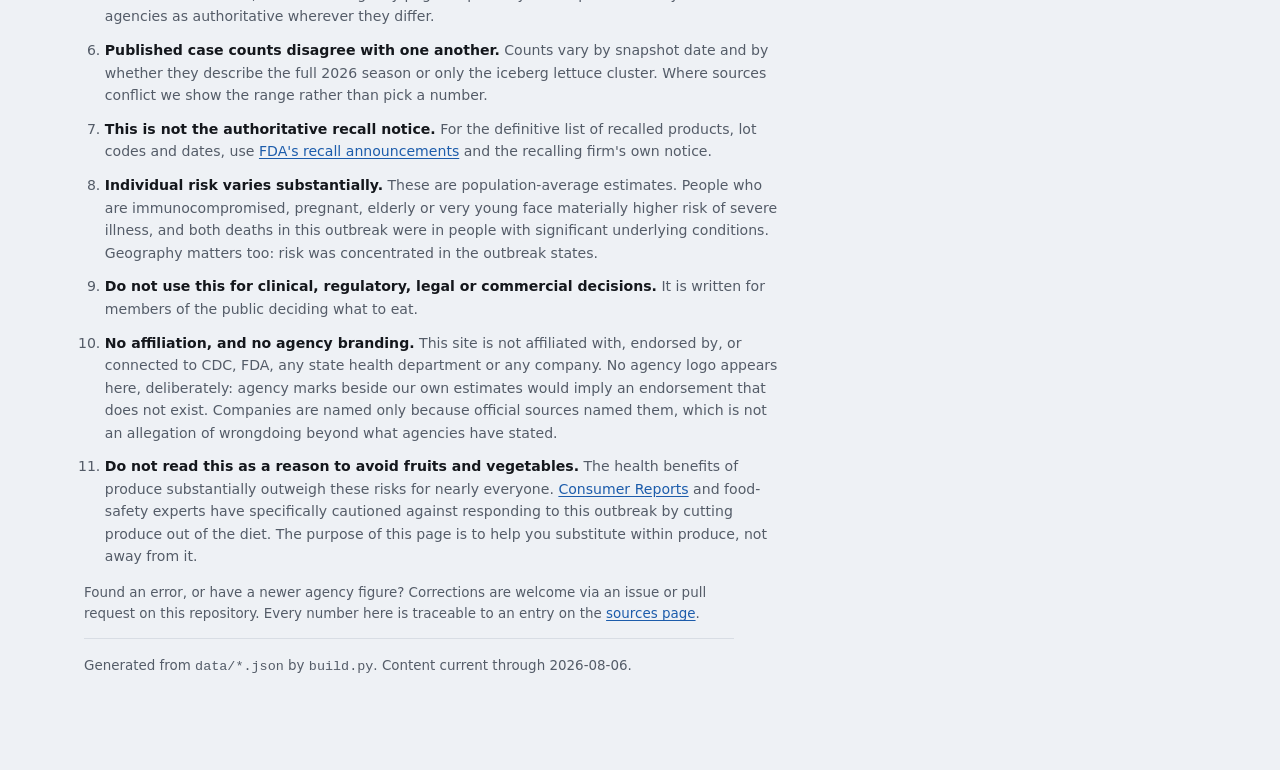
<file: site/sources.html>
<!DOCTYPE html>
<html lang="en">
<head>
<meta charset="utf-8">
<meta name="viewport" content="width=device-width, initial-scale=1">
<title>Sources - U.S. Cyclospora outbreak risk assessment</title>
<meta name="description" content="Every source used, graded by authority, with links to the primary agency pages.">
<meta name="robots" content="index, follow">
<meta name="color-scheme" content="light dark">
<link rel="stylesheet" href="assets/style.css">
<link rel="icon" href="assets/favicon.svg" type="image/svg+xml">
</head>
<body>
<svg class="sprite" aria-hidden="true" focusable="false"><symbol id="i-leaf" viewBox="0 0 24 24" fill="none" stroke="currentColor" stroke-width="1.7" stroke-linecap="round" stroke-linejoin="round"><path d="M20 4C10 4 4 9 4 16c0 2 .6 3.3 1.4 4.2C7 18 10 15.4 14 14c-3 2-5.6 4.6-7 8 1 .6 2.3 1 3.6 1C18 23 21 15 20 4Z"/></symbol><symbol id="i-herb" viewBox="0 0 24 24" fill="none" stroke="currentColor" stroke-width="1.7" stroke-linecap="round" stroke-linejoin="round"><path d="M12 21V9"/><path d="M12 13c0-3-2.2-5.5-5-6 0 3 2 5.6 5 6Z"/><path d="M12 13c0-3 2.2-5.5 5-6 0 3-2 5.6-5 6Z"/><path d="M12 8c0-2.5 1.5-4.5 3-5 0 2.5-1.2 4.4-3 5Z"/></symbol><symbol id="i-bag" viewBox="0 0 24 24" fill="none" stroke="currentColor" stroke-width="1.7" stroke-linecap="round" stroke-linejoin="round"><path d="M5 8h14l-1.2 12.2a1 1 0 0 1-1 .8H7.2a1 1 0 0 1-1-.8Z"/><path d="M8.5 8V6a3.5 3.5 0 0 1 7 0v2"/></symbol><symbol id="i-cucumber" viewBox="0 0 24 24" fill="none" stroke="currentColor" stroke-width="1.7" stroke-linecap="round" stroke-linejoin="round"><rect x="3.2" y="9" width="17.6" height="6" rx="3"/><path d="M8 11.2v1.6M12 11v2M16 11.2v1.6"/></symbol><symbol id="i-onion" viewBox="0 0 24 24" fill="none" stroke="currentColor" stroke-width="1.7" stroke-linecap="round" stroke-linejoin="round"><path d="M12 21c-4 0-6.5-2.4-6.5-5.6C5.5 11.5 9 8 12 4c3 4 6.5 7.5 6.5 11.4C18.5 18.6 16 21 12 21Z"/><path d="M12 21V9"/></symbol><symbol id="i-berry" viewBox="0 0 24 24" fill="none" stroke="currentColor" stroke-width="1.7" stroke-linecap="round" stroke-linejoin="round"><circle cx="9" cy="14.5" r="3.2"/><circle cx="15" cy="14.5" r="3.2"/><circle cx="12" cy="9.5" r="3.2"/></symbol><symbol id="i-pod" viewBox="0 0 24 24" fill="none" stroke="currentColor" stroke-width="1.7" stroke-linecap="round" stroke-linejoin="round"><path d="M4 15c2-7 8-11 16-11 0 8-5 15-12 15-2.6 0-4.4-1.6-4-4Z"/><circle cx="10" cy="12" r="1.1"/><circle cx="14" cy="9.5" r="1.1"/></symbol><symbol id="i-tomato" viewBox="0 0 24 24" fill="none" stroke="currentColor" stroke-width="1.7" stroke-linecap="round" stroke-linejoin="round"><circle cx="12" cy="14" r="7"/><path d="M12 7V4"/><path d="M9 5.5 12 7l3-1.5"/></symbol><symbol id="i-fruit" viewBox="0 0 24 24" fill="none" stroke="currentColor" stroke-width="1.7" stroke-linecap="round" stroke-linejoin="round"><path d="M12 7c-4 0-7 3-7 7s3 7 7 7 7-3 7-7-3-7-7-7Z"/><path d="M12 7V3.5"/><path d="M12 4.5c1.6-1.4 3.4-1.6 4.5-1-.2 1.6-1.6 3-4.5 3"/></symbol><symbol id="i-cooked" viewBox="0 0 24 24" fill="none" stroke="currentColor" stroke-width="1.7" stroke-linecap="round" stroke-linejoin="round"><path d="M4 11h16v4a5 5 0 0 1-5 5H9a5 5 0 0 1-5-5Z"/><path d="M20 12.5h1.5a1.5 1.5 0 0 1 0 3H20"/><path d="M9 7.5c0-1 1-1.5 1-2.5M12 7.5c0-1 1-1.5 1-2.5M15 7.5c0-1 1-1.5 1-2.5"/></symbol><symbol id="i-grain" viewBox="0 0 24 24" fill="none" stroke="currentColor" stroke-width="1.7" stroke-linecap="round" stroke-linejoin="round"><path d="M12 21V9"/><path d="M12 12c-2.4 0-4-1.7-4-4 2.4 0 4 1.7 4 4Z"/><path d="M12 12c2.4 0 4-1.7 4-4-2.4 0-4 1.7-4 4Z"/><path d="M12 7c-2 0-3.4-1.4-3.4-3.2C10.6 3.8 12 5.2 12 7Z"/><path d="M12 7c2 0 3.4-1.4 3.4-3.2C13.4 3.8 12 5.2 12 7Z"/></symbol><symbol id="i-bread" viewBox="0 0 24 24" fill="none" stroke="currentColor" stroke-width="1.7" stroke-linecap="round" stroke-linejoin="round"><path d="M4 11c0-3 3.6-5 8-5s8 2 8 5c0 1.5-1.2 2-2 2v5.5a1 1 0 0 1-1 1H7a1 1 0 0 1-1-1V13c-.8 0-2-.5-2-2Z"/></symbol><symbol id="i-dairy" viewBox="0 0 24 24" fill="none" stroke="currentColor" stroke-width="1.7" stroke-linecap="round" stroke-linejoin="round"><path d="M9 3h6v2.8l2.2 3.4A2 2 0 0 1 17.5 12v7.5a1.5 1.5 0 0 1-1.5 1.5H8a1.5 1.5 0 0 1-1.5-1.5V12a2 2 0 0 1 .3-2.8L9 5.8Z"/></symbol><symbol id="i-meat" viewBox="0 0 24 24" fill="none" stroke="currentColor" stroke-width="1.7" stroke-linecap="round" stroke-linejoin="round"><path d="M15.5 4.5c3 0 5 2.2 5 5 0 3.4-2.8 5.4-5.4 6.6-2.2 1-3 1.4-4.2 2.8A4 4 0 0 1 4.2 13a4 4 0 0 1 5.4-3.7c1.4-1.2 1.8-2 2.8-3.2 1-1.1 2-1.6 3.1-1.6Z"/><circle cx="8" cy="16" r="2"/></symbol><symbol id="i-fish" viewBox="0 0 24 24" fill="none" stroke="currentColor" stroke-width="1.7" stroke-linecap="round" stroke-linejoin="round"><path d="M3 12c3-4 7-6 10.5-6 3.5 0 6 2.2 7.5 6-1.5 3.8-4 6-7.5 6C9.5 18 6 16 3 12Z"/><path d="m21 12 .0 0"/><circle cx="16.5" cy="10.5" r="1"/><path d="M3 12c1.5-1 2.5-1.4 3.5-1.5M3 12c1.5 1 2.5 1.4 3.5 1.5"/></symbol><symbol id="i-egg" viewBox="0 0 24 24" fill="none" stroke="currentColor" stroke-width="1.7" stroke-linecap="round" stroke-linejoin="round"><path d="M12 3c3.6 0 6.5 5 6.5 9.2A6.5 6.5 0 0 1 5.5 12.2C5.5 8 8.4 3 12 3Z"/></symbol><symbol id="i-drink" viewBox="0 0 24 24" fill="none" stroke="currentColor" stroke-width="1.7" stroke-linecap="round" stroke-linejoin="round"><path d="M6 4h12l-1.4 15.2a2 2 0 0 1-2 1.8H9.4a2 2 0 0 1-2-1.8Z"/><path d="M6.7 10h10.6"/></symbol><symbol id="i-nut" viewBox="0 0 24 24" fill="none" stroke="currentColor" stroke-width="1.7" stroke-linecap="round" stroke-linejoin="round"><path d="M12 3c4 0 7 3.6 7 8.4S15.6 21 12 21s-7-4.4-7-9.6S8 3 12 3Z"/><path d="M12 3.5v17M8 8c1.6 1.4 1.6 6.6 0 8M16 8c-1.6 1.4-1.6 6.6 0 8"/></symbol><symbol id="i-sweet" viewBox="0 0 24 24" fill="none" stroke="currentColor" stroke-width="1.7" stroke-linecap="round" stroke-linejoin="round"><circle cx="12" cy="13" r="6"/><path d="M12 7V4"/><path d="M9.5 10.5c.8-.8 2-1.2 3-1"/></symbol><symbol id="i-snack" viewBox="0 0 24 24" fill="none" stroke="currentColor" stroke-width="1.7" stroke-linecap="round" stroke-linejoin="round"><path d="M4.5 9h15l-1.6 10.2a1 1 0 0 1-1 .8H7.1a1 1 0 0 1-1-.8Z"/><path d="M7 9V6.5A2.5 2.5 0 0 1 9.5 4h5A2.5 2.5 0 0 1 17 6.5V9"/></symbol><symbol id="i-rice" viewBox="0 0 24 24" fill="none" stroke="currentColor" stroke-width="1.7" stroke-linecap="round" stroke-linejoin="round"><path d="M4.5 12h15a7.5 7.5 0 0 1-7.5 7.5A7.5 7.5 0 0 1 4.5 12Z"/><path d="M8 8.5c.5-.8 1.4-1.2 2.2-1M12 7c.5-.8 1.4-1.2 2.2-1M9.6 5.2c.5-.8 1.4-1.2 2.2-1"/></symbol><symbol id="i-root" viewBox="0 0 24 24" fill="none" stroke="currentColor" stroke-width="1.7" stroke-linecap="round" stroke-linejoin="round"><path d="M12 21c-3.5-3-5.5-6-5.5-9.5A5.5 5.5 0 0 1 12 6a5.5 5.5 0 0 1 5.5 5.5C17.5 15 15.5 18 12 21Z"/><path d="M12 6V3"/><path d="M12 4c1.4-1.2 3-1.4 4-.9-.2 1.4-1.4 2.6-4 2.6"/></symbol><symbol id="i-search" viewBox="0 0 24 24" fill="none" stroke="currentColor" stroke-width="1.7" stroke-linecap="round" stroke-linejoin="round"><circle cx="11" cy="11" r="6.5"/><path d="m20 20-4.4-4.4"/></symbol><symbol id="i-flame" viewBox="0 0 24 24" fill="none" stroke="currentColor" stroke-width="1.7" stroke-linecap="round" stroke-linejoin="round"><path d="M12 21c3.9 0 6.5-2.4 6.5-6 0-4.5-4.5-6.5-4-11-3 1.5-5 4.5-5 7.5 0 1-.7 1.5-1.3 1-.7-.6-.9-1.6-.9-2.5-1.3 1.5-2.3 3.4-2.3 5.5 0 3.3 2.6 5.5 7 5.5Z"/></symbol><symbol id="i-peel" viewBox="0 0 24 24" fill="none" stroke="currentColor" stroke-width="1.7" stroke-linecap="round" stroke-linejoin="round"><path d="M5 19c6-1 11-6 12-13"/><path d="M17 6c-6 0-10 4-11 10 4-1 7-3 8-6"/></symbol><symbol id="i-ban" viewBox="0 0 24 24" fill="none" stroke="currentColor" stroke-width="1.7" stroke-linecap="round" stroke-linejoin="round"><circle cx="12" cy="12" r="8.2"/><path d="m6.2 6.2 11.6 11.6"/></symbol><symbol id="i-droplet" viewBox="0 0 24 24" fill="none" stroke="currentColor" stroke-width="1.7" stroke-linecap="round" stroke-linejoin="round"><path d="M12 3.5c3.5 4.2 5.5 7 5.5 9.7A5.5 5.5 0 0 1 6.5 13.2C6.5 10.5 8.5 7.7 12 3.5Z"/></symbol><symbol id="i-alert" viewBox="0 0 24 24" fill="none" stroke="currentColor" stroke-width="1.7" stroke-linecap="round" stroke-linejoin="round"><path d="M12 4.5 21 20H3Z"/><path d="M12 10.5v4"/><path d="M12 17.2v.1"/></symbol><symbol id="i-info" viewBox="0 0 24 24" fill="none" stroke="currentColor" stroke-width="1.7" stroke-linecap="round" stroke-linejoin="round"><circle cx="12" cy="12" r="8.2"/><path d="M12 11v5.5"/><path d="M12 7.8v.1"/></symbol><symbol id="i-check" viewBox="0 0 24 24" fill="none" stroke="currentColor" stroke-width="1.7" stroke-linecap="round" stroke-linejoin="round"><path d="m5 12.5 4.6 4.5L19 7.5"/></symbol><symbol id="i-cross" viewBox="0 0 24 24" fill="none" stroke="currentColor" stroke-width="1.7" stroke-linecap="round" stroke-linejoin="round"><path d="M6 6l12 12M18 6 6 18"/></symbol><symbol id="i-stethoscope" viewBox="0 0 24 24" fill="none" stroke="currentColor" stroke-width="1.7" stroke-linecap="round" stroke-linejoin="round"><path d="M6 3v5a4 4 0 0 0 8 0V3"/><path d="M6 3H4.5M14 3h1.5"/><path d="M10 12v2.5a5 5 0 0 0 5 5 4 4 0 0 0 4-4V14"/><circle cx="19" cy="12.2" r="2"/></symbol></svg>
<a class="skip" href="#main">Skip to content</a>

<div class="alert-bar" role="region" aria-label="Medical disclaimer">
  <svg class="icon alert-icon" aria-hidden="true" focusable="false"><use href="#i-stethoscope"></use></svg>
  <span><strong>Not medical advice.</strong> Independent, best-effort explainer.
  If you are ill, contact a clinician. In an emergency, call 911.</span>
</div>

<header class="site-header">
  <div class="wrap header-inner">
    <a class="brand" href="index.html">
      <svg class="logo-mark" viewBox="0 0 32 32" aria-hidden="true" focusable="false"><circle cx="14" cy="14" r="9.5" fill="none" stroke="currentColor" stroke-width="2"/><path d="m21.2 21.2 6 6" fill="none" stroke="currentColor" stroke-width="2.6" stroke-linecap="round"/><path d="M18.5 9.2c-6 0-9.6 3-9.6 7.2 0 1.2.4 2 .9 2.5 1-1.3 2.8-2.9 5.2-3.7-1.8 1.2-3.4 2.7-4.2 4.8.6.3 1.4.6 2.2.6 4.4 0 6.2-4.8 5.5-11.4Z" fill="currentColor"/></svg>
      <span class="brand-text">
        <span class="brand-name">Cyclospora Risk</span>
        <span class="brand-sub">2026 U.S. outbreak &middot; independent explainer</span>
      </span>
    </a>
    <nav class="site-nav" aria-label="Primary">
        <a href="index.html">Risk by food</a>
        <a href="methodology.html">Methodology</a>
        <a href="sources.html" class="active" aria-current="page">Sources</a>
    </nav>
  </div>
</header>

<div class="ai-note" role="note">
  <div class="wrap ai-note-inner">
    <svg class="icon" aria-hidden="true" focusable="false"><use href="#i-info"></use></svg>
    <p><strong>This page was generated using AI.</strong> The research, risk estimates and
       wording were produced by an AI system with human direction, and
       <strong>it may contain errors</strong> &mdash; including confidently-worded ones.
       The risk figures are our own estimates, not official statistics. Please read the
       <a href="methodology.html">methodology page</a> for how the numbers were derived,
       what they assume, and where the method is weak, and check anything that matters
       against the <a href="sources.html">primary sources</a>.</p>
  </div>
</div>

<main id="main">

<div class="wrap page-body">
<h1>Sources</h1>
<p class="page-lede">Every source used, graded by how much weight it carries.</p>

<section aria-labelledby="s1">
  <h2 id="s1">Full list</h2>
  <p class="section-intro">Numbers in the text link here. As noted in the
     <a href="methodology.html#m5">methodology</a>, the primary agency pages could not be
     fetched directly from the build environment, so several agency figures reach this site
     by way of secondary reporting that cites them.</p>
  <h3>Primary &mdash; government and public health agencies</h3>
  <p class="tier-note">Authoritative. Where these differ from anything on this site, these are correct.</p>
  <ol class="sources">
    <li id="cdc-outbreak" value="1">
      <a href="https://www.cdc.gov/cyclosporiasis/outbreaks/07-26/index.html" rel="noopener">Cyclospora Outbreak Linked to Iceberg Lettuce</a>
      <span class="pub">CDC</span>
      <span class="url">https://www.cdc.gov/cyclosporiasis/outbreaks/07-26/index.html</span>
    </li>
    <li id="cdc-investigation" value="2">
      <a href="https://www.cdc.gov/cyclosporiasis/outbreaks/07-26/investigation.html" rel="noopener">Investigation Update: Cyclospora Outbreak, July 2026</a>
      <span class="pub">CDC</span>
      <span class="url">https://www.cdc.gov/cyclosporiasis/outbreaks/07-26/investigation.html</span>
    </li>
    <li id="cdc-han" value="3">
      <a href="https://www.cdc.gov/han/php/notices/han00531.html" rel="noopener">HAN 531: Domestically Acquired Cyclosporiasis Cases in Multiple U.S. States, 2026</a>
      <span class="pub">CDC Health Alert Network</span>
      <span class="url">https://www.cdc.gov/han/php/notices/han00531.html</span>
    </li>
    <li id="cdc-surveillance" value="4">
      <a href="https://www.cdc.gov/cyclosporiasis/php/surveillance/index.html" rel="noopener">Surveillance of Cyclosporiasis</a>
      <span class="pub">CDC</span>
      <span class="url">https://www.cdc.gov/cyclosporiasis/php/surveillance/index.html</span>
    </li>
    <li id="cdc-newsroom" value="5">
      <a href="https://www.cdc.gov/media/releases/2026/cyclospora-outbreak-linked-to-iceberg-lettuce-expanded-to-four-new-states.html" rel="noopener">Cyclospora outbreak linked to iceberg lettuce expanded to four new states</a>
      <span class="pub">CDC Newsroom</span>
      <span class="url">https://www.cdc.gov/media/releases/2026/cyclospora-outbreak-linked-to-iceberg-lettuce-expanded-to-four-new-states.html</span>
    </li>
    <li id="fda-9state" value="6">
      <a href="https://www.fda.gov/food/outbreaks-foodborne-illness/investigation-9-state-outbreak-cyclospora-illnesses-iceberg-lettuce-july-2026" rel="noopener">Investigation of 9-State Outbreak of Cyclospora Illnesses: Iceberg Lettuce (July 2026)</a>
      <span class="pub">FDA</span>
      <span class="url">https://www.fda.gov/food/outbreaks-foodborne-illness/investigation-9-state-outbreak-cyclospora-illnesses-iceberg-lettuce-july-2026</span>
    </li>
    <li id="fda-15state" value="7">
      <a href="https://www.fda.gov/food/outbreaks-foodborne-illness/investigation-15-state-outbreak-cyclospora-illnesses-iceberg-lettuce-july-2026" rel="noopener">Investigation of 15-State Outbreak of Cyclospora Illnesses: Iceberg Lettuce (July 2026)</a>
      <span class="pub">FDA</span>
      <span class="url">https://www.fda.gov/food/outbreaks-foodborne-illness/investigation-15-state-outbreak-cyclospora-illnesses-iceberg-lettuce-july-2026</span>
    </li>
    <li id="fda-recall" value="8">
      <a href="https://www.fda.gov/safety/recalls-market-withdrawals-safety-alerts/taylor-fresh-foods-recalls-iceberg-lettuce-central-mexico-because-possible-health-risk" rel="noopener">Taylor Fresh Foods Recalls Iceberg Lettuce from Central Mexico Because of Possible Health Risk</a>
      <span class="pub">FDA</span>
      <span class="url">https://www.fda.gov/safety/recalls-market-withdrawals-safety-alerts/taylor-fresh-foods-recalls-iceberg-lettuce-central-mexico-because-possible-health-risk</span>
    </li>
    <li id="fda-cyclospora" value="9">
      <a href="https://www.fda.gov/food/foodborne-pathogens/cyclospora" rel="noopener">Cyclospora (foodborne pathogen overview)</a>
      <span class="pub">FDA</span>
      <span class="url">https://www.fda.gov/food/foodborne-pathogens/cyclospora</span>
    </li>
    <li id="canada-prevention" value="10">
      <a href="https://www.canada.ca/en/public-health/services/diseases/cyclosporiasis-cyclospora/prevention-cyclosporiasis-cyclospora.html" rel="noopener">Prevention of cyclosporiasis (Cyclospora)</a>
      <span class="pub">Public Health Agency of Canada</span>
      <span class="url">https://www.canada.ca/en/public-health/services/diseases/cyclosporiasis-cyclospora/prevention-cyclosporiasis-cyclospora.html</span>
    </li>
    <li id="wadoh" value="11">
      <a href="https://doh.wa.gov/you-and-your-family/illness-and-disease-z/foodborne-illness/outbreaks/2026-cyclosporiasis-outbreak" rel="noopener">2026 Cyclosporiasis Outbreak</a>
      <span class="pub">Washington State Department of Health</span>
      <span class="url">https://doh.wa.gov/you-and-your-family/illness-and-disease-z/foodborne-illness/outbreaks/2026-cyclosporiasis-outbreak</span>
    </li>
    <li id="michigan" value="12">
      <a href="https://www.michigan.gov/mdhhs/keep-mi-healthy/infectious-diseases/infectious-disease-outbreaks" rel="noopener">Infectious Disease Outbreaks</a>
      <span class="pub">Michigan Department of Health and Human Services</span>
      <span class="url">https://www.michigan.gov/mdhhs/keep-mi-healthy/infectious-diseases/infectious-disease-outbreaks</span>
    </li>
    <li id="usda-lettuce" value="13">
      <a href="https://www.ers.usda.gov/data-products/charts-of-note/chart-detail?chartId=93321" rel="noopener">Romaine and leaf lettuces almost as popular as head lettuce (per capita availability)</a>
      <span class="pub">USDA Economic Research Service</span>
      <span class="url">https://www.ers.usda.gov/data-products/charts-of-note/chart-detail?chartId=93321</span>
    </li>
    <li id="nsc-odds" value="14">
      <a href="https://injuryfacts.nsc.org/all-injuries/preventable-death-overview/odds-of-dying/" rel="noopener">Odds of Dying (2024 data), Injury Facts</a>
      <span class="pub">National Safety Council</span>
      <span class="url">https://injuryfacts.nsc.org/all-injuries/preventable-death-overview/odds-of-dying/</span>
    </li>
    <li id="nws-lightning" value="15">
      <a href="https://www.weather.gov/safety/lightning-odds" rel="noopener">How Dangerous is Lightning? (odds of being struck)</a>
      <span class="pub">NOAA National Weather Service</span>
      <span class="url">https://www.weather.gov/safety/lightning-odds</span>
    </li>
    <li id="cdc-burden-1in6" value="16">
      <a href="https://www.cdcfoundation.org/pr/2015/CDC-protects-Americans-from-foodborne-illnesses" rel="noopener">Each Year 1 in 6 Americans Get Sick from Eating Contaminated Food</a>
      <span class="pub">CDC Foundation</span>
      <span class="url">https://www.cdcfoundation.org/pr/2015/CDC-protects-Americans-from-foodborne-illnesses</span>
    </li>
    <li id="nhts-2022" value="17">
      <a href="https://nhts.ornl.gov/assets/2022/pub/2022_NHTS_Summary_Travel_Trends.pdf" rel="noopener">Summary of Travel Trends: 2022 National Household Travel Survey</a>
      <span class="pub">FHWA / Oak Ridge National Laboratory</span>
      <span class="url">https://nhts.ornl.gov/assets/2022/pub/2022_NHTS_Summary_Travel_Trends.pdf</span>
    </li>
    <li id="nhtsa-crashes" value="18">
      <a href="https://crashstats.nhtsa.dot.gov/Api/Public/ViewPublication/813762" rel="noopener">Summary of Motor Vehicle Traffic Crashes: 2023 Data (police-reported crashes and vehicle miles travelled)</a>
      <span class="pub">NHTSA</span>
      <span class="url">https://crashstats.nhtsa.dot.gov/Api/Public/ViewPublication/813762</span>
    </li>
  </ol>
  <h3>Peer-reviewed and surveillance literature</h3>
  <p class="tier-note">Used for background epidemiology and burden multipliers.</p>
  <ol class="sources">
    <li id="cdc-surveillance-1115" value="19">
      <a href="https://www.ncbi.nlm.nih.gov/pmc/articles/PMC6476303/" rel="noopener">Cyclosporiasis Surveillance - United States, 2011-2015</a>
      <span class="pub">CDC / MMWR (via PMC)</span>
      <span class="url">https://www.ncbi.nlm.nih.gov/pmc/articles/PMC6476303/</span>
    </li>
    <li id="pmc-challenges" value="20">
      <a href="https://www.ncbi.nlm.nih.gov/pmc/articles/PMC2639931/" rel="noopener">Widespread foodborne cyclosporiasis outbreaks present major challenges</a>
      <span class="pub">PMC</span>
      <span class="url">https://www.ncbi.nlm.nih.gov/pmc/articles/PMC2639931/</span>
    </li>
  </ol>
  <h3>Academic and expert commentary</h3>
  <p class="tier-note">Used for interpretation, not for figures.</p>
  <ol class="sources">
    <li id="jhu" value="21">
      <a href="https://publichealth.jhu.edu/2026/understanding-the-cyclosporiasis-outbreak" rel="noopener">Understanding the Cyclosporiasis Outbreak</a>
      <span class="pub">Johns Hopkins Bloomberg School of Public Health</span>
      <span class="url">https://publichealth.jhu.edu/2026/understanding-the-cyclosporiasis-outbreak</span>
    </li>
  </ol>
  <h3>News and consumer reporting</h3>
  <p class="tier-note">Used chiefly to date events and to capture agency statements that could not be read directly. Treated as weaker than primary sources throughout.</p>
  <ol class="sources">
    <li id="cr-consumers" value="22">
      <a href="https://advocacy.consumerreports.org/research/cyclospora-outbreak-2026-what-consumers-need-to-know/" rel="noopener">Cyclospora Outbreak 2026: What Consumers Need to Know and What Must Change</a>
      <span class="pub">Consumer Reports (Advocacy)</span>
      <span class="url">https://advocacy.consumerreports.org/research/cyclospora-outbreak-2026-what-consumers-need-to-know/</span>
    </li>
    <li id="cr-dont-avoid" value="23">
      <a href="https://www.consumerreports.org/health/food-safety/you-shouldnt-avoid-fruits-and-vegetables-due-to-cyclospora-a9570579349/" rel="noopener">No, You Shouldn&#x27;t Avoid Fruits and Vegetables Due to Cyclospora</a>
      <span class="pub">Consumer Reports</span>
      <span class="url">https://www.consumerreports.org/health/food-safety/you-shouldnt-avoid-fruits-and-vegetables-due-to-cyclospora-a9570579349/</span>
    </li>
    <li id="cnn-safe-food" value="24">
      <a href="https://www.cnn.com/2026/07/15/health/cyclosporiasis-parasite-food-safe-avoid" rel="noopener">What food is safe to eat and what to avoid as cyclosporiasis outbreak surges</a>
      <span class="pub">CNN</span>
      <span class="url">https://www.cnn.com/2026/07/15/health/cyclosporiasis-parasite-food-safe-avoid</span>
    </li>
    <li id="cnn-largest" value="25">
      <a href="https://www.cnn.com/2026/07/21/health/cyclospora-cases-count" rel="noopener">Tracking the largest cyclosporiasis outbreak in the US</a>
      <span class="pub">CNN</span>
      <span class="url">https://www.cnn.com/2026/07/21/health/cyclospora-cases-count</span>
    </li>
    <li id="cnn-deaths" value="26">
      <a href="https://www.cnn.com/2026/08/03/health/deaths-cyclospora-outbreak" rel="noopener">First deaths reported in cyclosporiasis outbreak</a>
      <span class="pub">CNN</span>
      <span class="url">https://www.cnn.com/2026/08/03/health/deaths-cyclospora-outbreak</span>
    </li>
    <li id="axios-deaths" value="27">
      <a href="https://www.axios.com/2026/08/03/cyclospora-outbreak-deaths-illness-symptoms" rel="noopener">Cyclospora outbreak causes first two deaths</a>
      <span class="pub">Axios</span>
      <span class="url">https://www.axios.com/2026/08/03/cyclospora-outbreak-deaths-illness-symptoms</span>
    </li>
    <li id="nbc-source" value="28">
      <a href="https://www.nbcnews.com/health/health-news/fda-names-source-cyclosporiasis-outbreak-rcna587899" rel="noopener">Taylor Farms recalls iceberg lettuce amid cyclosporiasis outbreak (FDA names source)</a>
      <span class="pub">NBC News</span>
      <span class="url">https://www.nbcnews.com/health/health-news/fda-names-source-cyclosporiasis-outbreak-rcna587899</span>
    </li>
    <li id="abc-27states" value="29">
      <a href="https://abcnews.com/GMA/News/taylor-farms-amid-cyclosporiasis-outbreak/story?id=134846473" rel="noopener">Taylor Farms recalls lettuce in 27 states amid cyclosporiasis outbreak</a>
      <span class="pub">ABC News</span>
      <span class="url">https://abcnews.com/GMA/News/taylor-farms-amid-cyclosporiasis-outbreak/story?id=134846473</span>
    </li>
    <li id="abc-tips" value="30">
      <a href="https://abcnews.com/GMA/Food/food-safety-tips-prevent-cyclosporiasis-home/story?id=134718493" rel="noopener">Food safety tips to help prevent cyclosporiasis at home</a>
      <span class="pub">ABC News</span>
      <span class="url">https://abcnews.com/GMA/Food/food-safety-tips-prevent-cyclosporiasis-home/story?id=134718493</span>
    </li>
    <li id="usnews-falsepos" value="31">
      <a href="https://www.usnews.com/news/health-news/articles/2026-07-20/fda-iceberg-lettuce-recall-stands-after-false-positive-for-cyclospora" rel="noopener">FDA: Iceberg Lettuce Recall Stands After False Positive For Cyclospora</a>
      <span class="pub">U.S. News / HealthDay</span>
      <span class="url">https://www.usnews.com/news/health-news/articles/2026-07-20/fda-iceberg-lettuce-recall-stands-after-false-positive-for-cyclospora</span>
    </li>
    <li id="today-map" value="32">
      <a href="https://www.today.com/health/news/cyclospora-outbreak-2026-foods-avoid-lettuce-map-parasite-45-states-rcna589833" rel="noopener">Cyclospora Outbreak 2026: Map, Foods to Avoid, States Most Impacted</a>
      <span class="pub">TODAY</span>
      <span class="url">https://www.today.com/health/news/cyclospora-outbreak-2026-foods-avoid-lettuce-map-parasite-45-states-rcna589833</span>
    </li>
    <li id="time-experts" value="33">
      <a href="https://time.com/article/2026/07/22/cyclospora-outbreak-food-safety-experts-lettuce/" rel="noopener">What Food Safety Experts Are Eating During the Cyclospora Outbreak</a>
      <span class="pub">TIME</span>
      <span class="url">https://time.com/article/2026/07/22/cyclospora-outbreak-food-safety-experts-lettuce/</span>
    </li>
    <li id="thehill-underreported" value="34">
      <a href="https://thehill.com/policy/healthcare/5967777-why-cyclosporiasis-cases-are-likely-way-underreported/" rel="noopener">Why cyclosporiasis cases are likely way underreported</a>
      <span class="pub">The Hill</span>
      <span class="url">https://thehill.com/policy/healthcare/5967777-why-cyclosporiasis-cases-are-likely-way-underreported/</span>
    </li>
    <li id="powerball-odds" value="35">
      <a href="https://www.powerball.com/powerball-prize-chart" rel="noopener">Powerball Prize Chart and published game odds</a>
      <span class="pub">Powerball</span>
      <span class="url">https://www.powerball.com/powerball-prize-chart</span>
    </li>
  </ol>
</section>

<section aria-labelledby="s2">
  <h2 id="s2">Where to check for updates</h2>
  <p>This page is a snapshot. For live information, go to the agencies directly:</p>
  <ul class="links">
    <li><a href="https://www.cdc.gov/cyclosporiasis/outbreaks/07-26/index.html" rel="noopener">CDC &mdash; current Cyclospora outbreak page</a></li>
    <li><a href="https://www.fda.gov/safety/recalls-market-withdrawals-safety-alerts" rel="noopener">FDA &mdash; recalls, market withdrawals and safety alerts</a></li>
    <li><a href="https://www.cdc.gov/cyclosporiasis/php/surveillance/index.html" rel="noopener">CDC &mdash; cyclosporiasis surveillance</a></li>
    <li>Your state health department, which will have the most locally relevant guidance.</li>
  </ul>
</section>
</div>

</main>

<footer class="site-footer">
  <div class="wrap">
    <h2><svg class="icon" aria-hidden="true" focusable="false"><use href="#i-info"></use></svg> Disclaimers and limitations</h2>
    <ol class="disclaimers">
      <li><strong>This page was generated using AI, and may contain errors.</strong>
          The research, analysis, risk estimates and text were produced by an AI system
          working under human direction. AI systems can be wrong in ways that read as
          confident and well-sourced, including misreading a source, mis-stating a number,
          or citing something that does not support the claim. Everything here is traceable
          to the <a href="sources.html">sources page</a> and the
          <a href="methodology.html">methodology page</a> precisely so that you can check
          it rather than take it on trust. For anything that affects a real decision, verify
          against the primary agency sources.</li>
      <li><strong>This is not medical advice.</strong> Nothing here diagnoses, treats or
          prevents disease, and it is not a substitute for a licensed clinician. Cyclosporiasis
          is treated with prescription antibiotics; if you have watery diarrhea lasting more
          than a few days, seek care. Seek care urgently for signs of dehydration, bloody
          stool, high fever, or if you are immunocompromised, pregnant, very young or elderly.</li>
      <li><strong>The risk numbers are our estimates, not official statistics.</strong>
          No public health agency publishes per-serving risk for these foods. Every probability
          on this site was derived by this project using the method described on the
          <a href="methodology.html">methodology page</a>. They are order-of-magnitude
          approximations intended for relative comparison between foods. Do not cite them
          as agency figures.</li>
      <li><strong>Provided on a best-effort basis, without warranty.</strong> The information
          may be incomplete, outdated or wrong. No warranty of accuracy, completeness or
          fitness for any purpose is made or implied, and no liability is accepted for
          decisions made using it.</li>
      <li><strong>The case counts here come from news reporting, and are cited that way.</strong>
          They originate with CDC surveillance, but they reached this site through journalists
          reporting on it &mdash; cdc.gov and fda.gov both refuse automated requests, so nobody
          here has read those figures off an agency page. Rather than cite pages we have not
          read, we cite the reporting that actually carried each number, and link the agency
          pages separately as the place to verify. Treat the agencies as authoritative wherever
          they differ.</li>
      <li><strong>Published case counts disagree with one another.</strong> Counts vary by
          snapshot date and by whether they describe the full 2026 season or only the iceberg
          lettuce cluster. Where sources conflict we show the range rather than pick a number.</li>
      <li><strong>This is not the authoritative recall notice.</strong> For the definitive
          list of recalled products, lot codes and dates, use
          <a href="https://www.fda.gov/safety/recalls-market-withdrawals-safety-alerts" rel="noopener">FDA's
          recall announcements</a> and the recalling firm's own notice.</li>
      <li><strong>Individual risk varies substantially.</strong> These are population-average
          estimates. People who are immunocompromised, pregnant, elderly or very young face
          materially higher risk of severe illness, and both deaths in this outbreak were in
          people with significant underlying conditions. Geography matters too: risk was
          concentrated in the outbreak states.</li>
      <li><strong>Do not use this for clinical, regulatory, legal or commercial decisions.</strong>
          It is written for members of the public deciding what to eat.</li>
      <li><strong>No affiliation, and no agency branding.</strong> This site is not affiliated
          with, endorsed by, or connected to CDC, FDA, any state health department or any
          company. No agency logo appears here, deliberately: agency marks beside our own
          estimates would imply an endorsement that does not exist. Companies are named only
          because official sources named them, which is not an allegation of wrongdoing beyond
          what agencies have stated.</li>
      <li><strong>Do not read this as a reason to avoid fruits and vegetables.</strong> The
          health benefits of produce substantially outweigh these risks for nearly everyone.
          <a href="https://www.consumerreports.org/health/food-safety/you-shouldnt-avoid-fruits-and-vegetables-due-to-cyclospora-a9570579349/" rel="noopener">Consumer
          Reports</a> and food-safety experts have specifically cautioned against
          responding to this outbreak by cutting produce out of the diet. The purpose of this
          page is to help you substitute within produce, not away from it.</li>
    </ol>
    <p class="corrections">Found an error, or have a newer agency figure? Corrections are
       welcome via an issue or pull request on this repository. Every number here is traceable
       to an entry on the <a href="sources.html">sources page</a>.</p>
    <p class="built">Generated from <code>data/*.json</code> by <code>build.py</code>.
       Content current through 2026-08-06.</p>
  </div>
</footer>

</body>
</html>
</file>
<file: site/assets/style.css>
/* Cyclospora outbreak explainer.
   No dependencies. Light and dark themes; mobile-first.

   Risk colours are a validated single-hue WARM ordinal ramp: one hue reading as
   escalating warning, with lightness carrying severity. Lightness survives
   colour-vision deficiency. A literal red/amber/green traffic light was measured
   and rejected - green vs orange separates by only deltaE 5.6 under protanopia,
   below the deltaE 8 floor, so the readers who most need a risk scale could not
   read it. Every risk mark also carries a text label, so colour is never the
   sole channel. */

:root {
  color-scheme: light dark;

  --bg: #ffffff;
  --bg-soft: #f7f8fa;
  --bg-sunk: #eef1f5;
  --fg: #14171c;
  --fg-mute: #545c68;
  --line: #d8dde4;
  --line-soft: #e7eaef;
  --accent: #1c5cab;
  --accent-hover: #164a8c;
  --accent-soft: #e9f0fa;
  --on-accent: #ffffff;

  --warn-bg: #fff7e8;
  --warn-line: #d99a2b;
  --alert-bg: #8a1c1c;
  --alert-fg: #ffffff;

  /* Warning ramp, validated as an ordinal scale: one warm hue, lightness
     carries severity. Reads as escalating danger while staying legible under
     colour-vision deficiency, which a red/amber/green traffic light does not. */
  --risk-1: #e8a87c;
  --risk-2: #d9713f;
  --risk-3: #b03e1d;
  --risk-4: #6e1c0e;
  --risk-1-soft: #fdf2ea;
  --risk-2-soft: #fbe7db;
  --risk-3-soft: #f7dccd;
  --risk-4-soft: #f4d2c1;
  --risk-1-ink: #96521f;
  --risk-2-ink: #97400f;
  --risk-3-ink: #b03e1d;
  --risk-4-ink: #6e1c0e;

  --good: #1f6b3a;
  --good-bg: #e9f5ed;
  --bad: #a5211f;
  --bad-bg: #fdecea;

  --radius: 10px;
  --radius-sm: 6px;
  --maxw: 72rem;
  --shadow: 0 1px 2px rgba(16, 24, 40, .06), 0 1px 3px rgba(16, 24, 40, .08);
  --shadow-lg: 0 4px 12px rgba(16, 24, 40, .08);
}

@media (prefers-color-scheme: dark) {
  :root {
    --bg: #101317;
    --bg-soft: #171b21;
    --bg-sunk: #1d222a;
    --fg: #e9ecf1;
    --fg-mute: #a2abb8;
    --line: #2e3540;
    --line-soft: #242a33;
    --accent: #7fb0f2;
    --accent-hover: #9cc3f7;
    --accent-soft: #17263c;
    --on-accent: #0d1420;

    --warn-bg: #2e2410;
    --warn-line: #b08428;
    --alert-bg: #7d1a1a;

    /* Dark steps run the SAME direction as light: higher risk is darker and
       more saturated in both themes. An earlier version inverted the ramp for
       the dark surface, which made the most dangerous food the palest thing on
       the page - legible, but backwards to read. */
    --risk-1: #eec0a4;
    --risk-2: #dd8a5a;
    --risk-3: #c05730;
    --risk-4: #ad4120;
    --risk-1-soft: #251409;
    --risk-2-soft: #2d180b;
    --risk-3-soft: #351c0d;
    --risk-4-soft: #3d200f;
    --risk-1-ink: #eec0a4;
    --risk-2-ink: #dd8a5a;
    --risk-3-ink: #dd8a5a;
    --risk-4-ink: #eec0a4;

    --good: #7cc998;
    --good-bg: #14301f;
    --bad: #f0908c;
    --bad-bg: #341b1a;

    --shadow: 0 1px 2px rgba(0, 0, 0, .4);
    --shadow-lg: 0 4px 14px rgba(0, 0, 0, .5);
  }
}

* { box-sizing: border-box; }

body {
  margin: 0;
  background: var(--bg);
  color: var(--fg);
  font: 16px/1.6 system-ui, -apple-system, "Segoe UI", Roboto, sans-serif;
  -webkit-text-size-adjust: 100%;
}

.wrap { max-width: var(--maxw); margin: 0 auto; padding: 0 1.25rem; }

a { color: var(--accent); text-underline-offset: 2px; }
a:hover { color: var(--accent-hover); }

.sprite { display: none; }

.icon {
  width: 1.15em; height: 1.15em;
  flex: none;
  vertical-align: -.2em;
}

.vh {
  position: absolute; width: 1px; height: 1px; overflow: hidden;
  clip: rect(0 0 0 0); clip-path: inset(50%); white-space: nowrap;
}

.skip {
  position: absolute; left: -9999px;
  background: var(--accent); color: var(--on-accent); padding: .6rem 1rem; z-index: 100;
}
.skip:focus { left: .5rem; top: .5rem; }

:focus-visible { outline: 3px solid var(--accent); outline-offset: 2px; border-radius: 3px; }

/* ---------- chrome ---------- */

.alert-bar {
  display: flex; align-items: center; justify-content: center; gap: .5rem;
  background: var(--alert-bg);
  color: var(--alert-fg);
  padding: .6rem 1.25rem;
  text-align: center;
  font-size: .9rem;
}
.alert-icon { width: 1.2em; height: 1.2em; opacity: .9; }

.site-header {
  background: var(--bg);
  border-bottom: 1px solid var(--line);
  position: sticky; top: 0; z-index: 40;
}
.header-inner {
  display: flex; align-items: center; justify-content: space-between;
  gap: 1rem; flex-wrap: wrap; padding-top: .6rem; padding-bottom: .6rem;
}

.brand { display: flex; align-items: center; gap: .6rem; text-decoration: none; color: inherit; }
.logo-mark { width: 30px; height: 30px; color: var(--accent); flex: none; }
.brand-text { display: flex; flex-direction: column; line-height: 1.2; }
.brand-name { font-weight: 700; font-size: 1.02rem; letter-spacing: -.01em; }
.brand-sub { font-size: .72rem; color: var(--fg-mute); }

.site-nav { display: flex; gap: .15rem; flex-wrap: wrap; }
.site-nav a {
  padding: .45rem .8rem;
  text-decoration: none;
  color: var(--fg-mute);
  font-size: .9rem; font-weight: 500;
  border-radius: var(--radius-sm);
}
.site-nav a:hover { color: var(--fg); background: var(--bg-soft); }
.site-nav a.active { color: var(--accent); background: var(--accent-soft); }

/* ---------- hero ---------- */

.hero {
  background: linear-gradient(180deg, var(--accent-soft), var(--bg));
  border-bottom: 1px solid var(--line-soft);
  padding: 2.5rem 0 2.25rem;
}
.eyebrow {
  display: inline-flex; align-items: center; gap: .35rem;
  margin: 0 0 .75rem;
  font-size: .76rem; letter-spacing: .06em; text-transform: uppercase;
  font-weight: 700; color: var(--bad);
  background: var(--bad-bg);
  padding: .25rem .6rem; border-radius: 999px;
}
.hero h1 {
  margin: 0 0 .5rem;
  font-size: clamp(2rem, 6vw, 3.1rem);
  line-height: 1.08; letter-spacing: -.03em;
}
.hero-lede {
  margin: 0 0 1.25rem; font-size: 1.1rem; color: var(--fg-mute); max-width: 46ch;
}
.hero-answer {
  background: var(--bg); border: 1px solid var(--line);
  border-left: 4px solid var(--accent);
  border-radius: var(--radius); padding: 1rem 1.15rem;
  max-width: 62ch; box-shadow: var(--shadow);
}
.hero-answer p { margin: 0; }
.hero-actions { display: flex; flex-wrap: wrap; gap: .6rem; margin-top: 1.25rem; }

.btn {
  display: inline-flex; align-items: center; gap: .4rem;
  padding: .6rem 1rem; border-radius: var(--radius-sm);
  background: var(--bg); border: 1px solid var(--line);
  color: var(--fg); text-decoration: none; font-weight: 600; font-size: .93rem;
  box-shadow: var(--shadow);
}
.btn:hover { border-color: var(--accent); color: var(--accent); }
.btn-primary {
  background: var(--accent); border-color: var(--accent); color: var(--on-accent);
}
.btn-primary:hover { background: var(--accent-hover); border-color: var(--accent-hover); color: var(--on-accent); }

/* ---------- sections ---------- */

.band-section { padding: 3rem 0; border-bottom: 1px solid var(--line-soft); }
.band-section.alt { background: var(--bg-soft); }

h2 {
  display: flex; align-items: center; gap: .5rem;
  font-size: clamp(1.35rem, 3vw, 1.75rem);
  letter-spacing: -.02em; margin: 0 0 .5rem;
}
h2 .icon { color: var(--accent); }
h3 { font-size: 1.1rem; margin: 2rem 0 .6rem; letter-spacing: -.01em; }

p, li { max-width: 76ch; }
.section-intro { color: var(--fg-mute); margin: 0 0 1.5rem; font-size: 1.02rem; }

/* padding-block only: a shorthand here would reset .wrap's horizontal padding
   and let the text run into the viewport edge. */
.page-body { padding-block: 2.5rem 3rem; }
.page-body h1 { font-size: clamp(1.8rem, 5vw, 2.5rem); letter-spacing: -.03em; margin: 0 0 .4rem; }
.page-lede { color: var(--fg-mute); font-size: 1.08rem; margin: 0 0 2rem; }
.page-body section { margin-bottom: 2.5rem; }
.page-body h2 { padding-bottom: .4rem; border-bottom: 1px solid var(--line); }

/* ---------- filters ---------- */

.filters { display: flex; flex-wrap: wrap; gap: .75rem; align-items: center; margin-bottom: .75rem; }
html:not(.has-js) .filters,
html:not(.has-js) .filter-status { display: none; }

.search-wrap { position: relative; flex: 1 1 18rem; min-width: 15rem; max-width: 24rem; }
.search-icon {
  position: absolute; left: .7rem; top: 50%; transform: translateY(-50%);
  color: var(--fg-mute); width: 1.1rem; height: 1.1rem; pointer-events: none;
}
/* Class-scoped, not id-scoped: there is a search box on more than one page and
   an id selector styled only the first one. */
.search-wrap input[type="search"] {
  width: 100%; padding: .65rem .8rem .65rem 2.3rem;
  border: 1px solid var(--line); border-radius: var(--radius-sm);
  background: var(--bg); color: var(--fg); font: inherit; font-size: .95rem;
}
.search-wrap input[type="search"]:focus { border-color: var(--accent); }

.chips { display: flex; flex-wrap: wrap; gap: .35rem; }
.chip {
  padding: .45rem .8rem; border-radius: 999px;
  border: 1px solid var(--line); background: var(--bg);
  color: var(--fg-mute); font: inherit; font-size: .85rem; font-weight: 600;
  cursor: pointer;
}
.chip:hover { color: var(--fg); border-color: var(--fg-mute); }
.chip.is-on { background: var(--accent); border-color: var(--accent); color: var(--on-accent); }
.chip-high.is-on { background: var(--risk-4); border-color: var(--risk-4); }
.chip-moderate.is-on { background: var(--risk-3); border-color: var(--risk-3); }
.chip-low.is-on { background: var(--risk-2); border-color: var(--risk-2); color: #fff; }
.chip-very-low.is-on { background: var(--risk-1); border-color: var(--risk-1); color: #0d1420; }

.filter-status { font-size: .85rem; color: var(--fg-mute); margin: 0 0 1.25rem; min-height: 1.3em; }
.no-results { padding: 1.5rem; text-align: center; color: var(--fg-mute); }
.linklike {
  background: none; border: 0; padding: 0; font: inherit;
  color: var(--accent); text-decoration: underline; cursor: pointer;
}

/* ---------- food cards ---------- */

.cards {
  display: grid; gap: 1rem;
  grid-template-columns: repeat(auto-fill, minmax(20rem, 1fr));
}
.card {
  display: flex; flex-direction: column;
  background: var(--bg); border: 1px solid var(--line);
  border-radius: var(--radius); overflow: hidden; box-shadow: var(--shadow);
}
.card[hidden] { display: none; }
.card-high { border-top: 4px solid var(--risk-4); }
.card-moderate { border-top: 4px solid var(--risk-3); }
.card-low { border-top: 4px solid var(--risk-2); }
.card-very-low { border-top: 4px solid var(--risk-1); }

.card-head {
  display: grid; grid-template-columns: auto 1fr; gap: .1rem .65rem;
  align-items: center; padding: 1rem 1.1rem .5rem;
}
.card-icon {
  grid-row: span 2; display: grid; place-items: center;
  width: 2.5rem; height: 2.5rem; border-radius: 50%;
  background: var(--accent-soft); color: var(--accent);
}
.card-icon .icon { width: 1.4rem; height: 1.4rem; }
.card-head h3 { margin: 0; font-size: 1.02rem; line-height: 1.25; align-self: end; }




.card-body { margin: 0; padding: .25rem 1.1rem 0; flex: 1; }
.card-body dt {
  display: flex; align-items: center; gap: .3rem;
  font-size: .72rem; font-weight: 700; text-transform: uppercase;
  letter-spacing: .05em; color: var(--fg-mute); margin-top: .9rem;
}
.card-body dt .icon { width: .95rem; height: .95rem; color: var(--good); }
.card-body dd { margin: .2rem 0 0; font-size: .92rem; }
.card-risk { font-variant-numeric: tabular-nums; font-weight: 700; font-size: .98rem !important; }

.card-foot { padding: 1rem 1.1rem 1.1rem; margin-top: .9rem; }


.card-more { margin-top: .75rem; }
.card-more summary {
  cursor: pointer; font-size: .85rem; font-weight: 600; color: var(--accent);
  list-style: none;
}
.card-more summary::-webkit-details-marker { display: none; }
.card-more summary::before { content: "▸ "; }
.card-more[open] summary::before { content: "▾ "; }
.card-more p { font-size: .85rem; color: var(--fg-mute); margin: .6rem 0 0; }
.conf { text-transform: capitalize; }

/* ---------- chart ---------- */

.chart { margin: 0; }
.chart figcaption { font-size: .95rem; color: var(--fg-mute); max-width: 70ch; margin-bottom: 1rem; }
.chart figcaption strong { color: var(--fg); }

.chart-legend { display: flex; flex-wrap: wrap; gap: .9rem; margin-bottom: 1.25rem; }
.chart-key { display: inline-flex; align-items: center; gap: .35rem; font-size: .8rem; color: var(--fg-mute); }
.chart-key i { width: 1.1rem; height: .55rem; border-radius: 3px; display: block; }
.chart-high i { background: var(--risk-4); }
.chart-moderate i { background: var(--risk-3); }
.chart-low i { background: var(--risk-2); }
.chart-very-low i { background: var(--risk-1); }

.chart-plot {
  background: var(--bg); border: 1px solid var(--line);
  border-radius: var(--radius); padding: 1rem .9rem .4rem;
}
/* One grid for ALL rows, with each row as display:contents. Per-row grids let
   a long value string shrink that row's track, so bars in different rows were
   drawn against different widths and no longer lined up with the axis. */
.chart-rows {
  list-style: none; margin: 0; padding: 0;
  display: grid;
  grid-template-columns: 15rem 1fr 13rem;
  gap: .56rem .75rem; align-items: center;
}
.chart-row { display: contents; }
.chart-row > * { max-width: none; }
.chart-name {
  display: flex; align-items: center; gap: .4rem;
  font-size: .84rem; line-height: 1.25;
}
.chart-name .food-icon { color: var(--fg-mute); width: 1rem; height: 1rem; }
.chart-track { position: relative; height: 1.15rem; display: block; }
.grid-line {
  position: absolute; top: -.28rem; bottom: -.28rem; width: 1px;
  background: var(--line-soft);
}
.chart-bar {
  position: absolute; top: .2rem; height: .75rem;
  border-radius: 4px; min-width: 5px;
}
.chart-high .chart-bar { background: var(--risk-4); }
.chart-moderate .chart-bar { background: var(--risk-3); }
.chart-low .chart-bar { background: var(--risk-2); }
.chart-very-low .chart-bar { background: var(--risk-1); }
.chart-capped {
  /* open-ended "below 1 in N": fades out leftward, no left edge to imply */
  border-radius: 0 4px 4px 0;
  -webkit-mask-image: linear-gradient(90deg, transparent, #000 75%);
  mask-image: linear-gradient(90deg, transparent, #000 75%);
}
.chart-value {
  font-size: .76rem; color: var(--fg-mute);
  font-variant-numeric: tabular-nums; text-align: right;
}
/* Shares the chart-row template so ticks align with the bars, not the figure edge. */
.chart-axis-row {
  display: grid;
  grid-template-columns: 15rem 1fr 13rem;
  gap: .75rem; margin-top: .4rem;
}
.chart-axis { position: relative; height: 2rem; border-top: 1px solid var(--line); }
.tick { position: absolute; top: .3rem; transform: translateX(-50%); }
.tick::before {
  content: ""; position: absolute; left: 50%; top: -.3rem; height: .25rem;
  width: 1px; background: var(--line);
}
.tick-first { transform: translateX(0); }
.tick-first::before { left: 0; }
.tick-last { transform: translateX(-100%); }
.tick-last::before { left: 100%; }
.tick span { font-size: .68rem; color: var(--fg-mute); white-space: nowrap; }
.chart-foot { font-size: .85rem; color: var(--fg-mute); margin-top: 1rem; }

@media (max-width: 700px) {
  .chart-rows { display: block; }
  .chart-row { display: block; padding: .5rem 0; }
  .chart-value { text-align: left; }
  .chart-track { height: .9rem; }
  .chart-axis-row { grid-template-columns: 1fr; }
  .chart-axis-row > span { display: none; }
}

/* ---------- what works ---------- */

.works-grid {
  display: grid; gap: 1rem;
  grid-template-columns: repeat(auto-fit, minmax(15rem, 1fr));
}
.work {
  background: var(--bg); border: 1px solid var(--line);
  border-radius: var(--radius); padding: 1.15rem; box-shadow: var(--shadow);
}
.work-icon {
  display: grid; place-items: center;
  width: 2.4rem; height: 2.4rem; border-radius: var(--radius-sm);
  margin-bottom: .7rem;
}
.work-yes .work-icon { background: var(--good-bg); color: var(--good); }
.work-no .work-icon { background: var(--bad-bg); color: var(--bad); }
.work-icon .icon { width: 1.35rem; height: 1.35rem; }
.work h3 { margin: 0 0 .4rem; font-size: 1rem; display: flex; flex-wrap: wrap; align-items: center; gap: .45rem; }
.work-verdict {
  font-size: .68rem; font-weight: 800; text-transform: uppercase; letter-spacing: .05em;
  padding: .12rem .45rem; border-radius: 3px;
  background: var(--good-bg); color: var(--good); border: 1px solid currentColor;
}
.work-verdict-no { background: var(--bad-bg); color: var(--bad); }
.work p { font-size: .89rem; color: var(--fg-mute); margin: 0; }
.work-no { border-color: var(--bad); }
.works-foot { font-size: .89rem; color: var(--fg-mute); margin-top: 1.25rem; }

/* ---------- stats ---------- */

.stats {
  display: grid; gap: .75rem; margin: 1rem 0 1.25rem;
  grid-template-columns: repeat(auto-fit, minmax(11rem, 1fr));
}
.stat {
  background: var(--bg); border: 1px solid var(--line);
  border-radius: var(--radius); padding: 1.1rem; box-shadow: var(--shadow);
}
.stat-num { display: block; font-size: 2.1rem; font-weight: 700; letter-spacing: -.03em; line-height: 1.1; }
.stat-label { display: block; font-size: .82rem; color: var(--fg-mute); margin-top: .3rem; }
.stat-grave .stat-num { color: var(--bad); }
.stat-foot { font-size: .88rem; color: var(--fg-mute); }

.facts { margin: .5rem 0; }
.facts dt {
  font-weight: 700; font-size: .74rem; text-transform: uppercase;
  letter-spacing: .06em; color: var(--fg-mute); margin-top: 1.1rem;
}
.facts dd { margin: .2rem 0 0; }

/* ---------- caveats + provenance ---------- */

.caveat {
  border: 1px solid var(--warn-line); background: var(--warn-bg);
  border-radius: var(--radius); padding: .85rem 1.1rem; margin-bottom: .7rem;
}
.caveat summary {
  display: flex; align-items: center; gap: .5rem;
  cursor: pointer; font-weight: 700; font-size: 1rem; list-style: none;
}
.caveat summary::-webkit-details-marker { display: none; }
.caveat summary .icon { color: var(--warn-line); }
.caveat p { margin: .7rem 0 0; font-size: .93rem; }



.dated {
  display: inline-block; font-size: .68rem; font-variant-numeric: tabular-nums;
  color: var(--fg-mute); border-bottom: 1px dotted var(--line); white-space: nowrap; cursor: help;
}
.cite { font-size: .66rem; font-weight: 400; white-space: nowrap; }
.cite a { text-decoration: none; padding: 0 .05rem; }
.cite a:hover { text-decoration: underline; }

.prov-key {
  margin-top: 2rem; background: var(--bg); border: 1px solid var(--line);
  border-radius: var(--radius); padding: 1.25rem 1.4rem;
}
.prov-key h3 { margin-top: 0; }
.prov-legend { list-style: none; padding: 0; margin: .9rem 0; }
.prov-legend li { margin-bottom: .5rem; font-size: .9rem; }
.prov-legend .prov, .prov-legend .dated { margin-right: .4rem; }
.prov-caveat {
  font-size: .88rem; background: var(--warn-bg);
  border-left: 3px solid var(--warn-line); padding: .7rem .9rem;
  border-radius: 0 4px 4px 0; margin-bottom: 0;
}
.prov-caveat .icon { color: var(--warn-line); }

/* ---------- table ---------- */

.table-toggle { border: 1px solid var(--line); border-radius: var(--radius); background: var(--bg); }
.table-toggle summary {
  cursor: pointer; padding: .85rem 1.1rem; font-weight: 600; color: var(--accent);
}
.table-scroll { overflow-x: auto; padding: 0 1rem 1rem; }

.risk-table { width: 100%; border-collapse: collapse; font-size: .87rem; min-width: 58rem; }
.risk-table caption { text-align: left; font-size: .84rem; color: var(--fg-mute); padding: .5rem 0 .7rem; }
.risk-table th, .risk-table td {
  border: 1px solid var(--line); padding: .65rem .75rem; text-align: left; vertical-align: top;
}
.risk-table thead th {
  background: var(--bg-sunk); font-size: .78rem; text-transform: uppercase; letter-spacing: .04em;
}
.th-sub { text-transform: none; letter-spacing: 0; font-weight: 400; color: var(--fg-mute); }
.risk-table tbody th { background: var(--bg-soft); width: 15rem; }
.food-name { display: flex; align-items: center; gap: .4rem; font-size: .93rem; }
.food-name .food-icon { color: var(--fg-mute); }
.food-detail {
  display: block; font-weight: 400; font-size: .79rem; color: var(--fg-mute); margin-top: .3rem;
}
.risk { display: block; font-variant-numeric: tabular-nums; font-weight: 600; margin-top: .25rem; }
.residual-note { display: block; font-size: .78rem; color: var(--fg-mute); font-weight: 400; margin-top: .3rem; }
tr.band-high th[scope="row"] { border-left: 4px solid var(--risk-4); }
tr.band-moderate th[scope="row"] { border-left: 4px solid var(--risk-3); }
tr.band-low th[scope="row"] { border-left: 4px solid var(--risk-2); }
tr.band-very-low th[scope="row"] { border-left: 4px solid var(--risk-1); }

.legend { list-style: none; padding: 0; }
.legend li { margin-bottom: .55rem; font-size: .9rem; }
.legend .status { margin-right: .4rem; }

/* ---------- care ---------- */

.care { background: var(--bg-soft); }
.care-grid { display: grid; gap: 1rem; grid-template-columns: repeat(auto-fit, minmax(17rem, 1fr)); margin: 1.25rem 0; }
.care-box {
  background: var(--bg); border: 1px solid var(--line);
  border-left: 4px solid var(--warn-line);
  border-radius: var(--radius); padding: 1.15rem; box-shadow: var(--shadow);
}
.care-box h3 { margin: 0 0 .6rem; font-size: 1rem; display: flex; align-items: center; gap: .4rem; }
.care-box h3 .icon { color: var(--warn-line); }
.care-box ul { margin: 0; padding-left: 1.1rem; font-size: .91rem; }
.care-box li { margin-bottom: .3rem; }
.care-urgent { border-left-color: var(--bad); }
.care-urgent h3 .icon { color: var(--bad); }
.care-note { font-size: .86rem; color: var(--fg-mute); font-style: italic; }

/* ---------- jump nav ---------- */

/* Sits as a second row inside the sticky header rather than floating over the
   page, so it never covers the content it is meant to help you reach. */
.jump { border-top: 1px solid var(--line-soft); background: var(--bg-soft); }
.jump-inner {
  display: flex; gap: .1rem; align-items: center;
  overflow-x: auto; scrollbar-width: none;
  padding-top: .3rem; padding-bottom: .3rem;
}
.jump-inner::-webkit-scrollbar { display: none; }
.jump-label {
  font-size: .7rem; text-transform: uppercase; letter-spacing: .05em;
  font-weight: 700; color: var(--fg-mute); padding-right: .6rem; white-space: nowrap;
}
.jump a {
  font-size: .82rem; padding: .3rem .65rem; border-radius: 999px;
  text-decoration: none; color: var(--fg-mute); white-space: nowrap; font-weight: 500;
}
.jump a:hover { background: var(--accent-soft); color: var(--accent); }
@media (max-width: 560px) { .jump-label { display: none; } }

/* ---------- footer ---------- */

.site-footer {
  background: var(--bg-sunk); border-top: 1px solid var(--line);
  padding: 2.5rem 0 5rem; font-size: .88rem;
}
.site-footer h2 { font-size: 1.1rem; }
.disclaimers { padding-left: 1.3rem; }
.disclaimers li { margin-bottom: .7rem; color: var(--fg-mute); }
.disclaimers strong { color: var(--fg); }
.corrections, .built { color: var(--fg-mute); font-size: .84rem; }
.built { border-top: 1px solid var(--line); padding-top: 1rem; }

/* ---------- methodology / sources ---------- */

.method-list li, .weaknesses li { margin-bottom: .65rem; }
.sources { padding-left: 1.6rem; }
.sources li { margin-bottom: .8rem; }
.sources li:target { background: var(--accent-soft); border-radius: 4px; padding: .3rem .4rem; }
.sources .pub { display: block; font-size: .84rem; color: var(--fg-mute); }
.sources .url { display: block; font-size: .73rem; color: var(--fg-mute); word-break: break-all; }
.tier-note { font-size: .88rem; color: var(--fg-mute); }
.links li { margin-bottom: .4rem; }

/* ---------- responsive + print ---------- */

@media (max-width: 860px) {
  .risk-table { min-width: 0; }
  .risk-table thead { position: absolute; left: -9999px; }
  .risk-table tr {
    display: block; margin-bottom: 1rem;
    border: 1px solid var(--line); border-radius: var(--radius); overflow: hidden;
  }
  .risk-table th, .risk-table td { border: none; border-bottom: 1px solid var(--line); }
  .risk-table tbody th { width: auto; display: block; }
  .risk-table td { display: block; }
  .risk-table td::before {
    content: attr(data-label); display: block;
    font-size: .68rem; font-weight: 700; text-transform: uppercase;
    letter-spacing: .05em; color: var(--fg-mute); margin-bottom: .2rem;
  }
  .risk-table tr td:last-child { border-bottom: none; }
  .site-header { position: static; }
}

@media (prefers-reduced-motion: reduce) {
  * { scroll-behavior: auto !important; transition: none !important; }
}
html { scroll-behavior: smooth; scroll-padding-top: 5rem; }

@media print {
  .alert-bar, .site-nav, .skip, .jump, .filters, .filter-status, .hero-actions { display: none; }
  body { background: #fff; color: #000; font-size: 11pt; }
  .band-section, .hero { padding: .5rem 0; border: none; }
  .card, .work, .stat, .chart-plot { break-inside: avoid; box-shadow: none; }
  .card-more, .table-toggle, .caveat { display: block; }
  details { open: true; }
  .risk-table { min-width: 0; font-size: 9pt; }
  a::after { content: " (" attr(href) ")"; font-size: 8pt; word-break: break-all; }
  .cite a::after { content: ""; }
  .prov { border: 1px solid #666; color: #000; background: none; }
}

/* ---------- AI disclosure ---------- */

.ai-note {
  background: var(--warn-bg);
  border-bottom: 1px solid var(--warn-line);
}
.ai-note-inner {
  display: flex; gap: .6rem; align-items: flex-start;
  padding-top: .7rem; padding-bottom: .7rem;
}
.ai-note .icon { color: var(--warn-line); margin-top: .2rem; }
.ai-note p { margin: 0; font-size: .86rem; max-width: 90ch; }

.ai-section {
  background: var(--warn-bg); border: 1px solid var(--warn-line);
  border-radius: var(--radius); padding: 1.25rem 1.4rem;
}
.ai-section h2 { border-bottom: none; }

/* ---------- dot grid ---------- */

.dotfig { margin: 0 0 2.5rem; }
.dotfig figcaption { font-size: .95rem; color: var(--fg-mute); margin-bottom: .9rem; }
.dotfig figcaption strong { color: var(--fg); }
.dots {
  display: grid;
  grid-template-columns: repeat(50, 1fr);
  gap: 2px;
  background: var(--bg); border: 1px solid var(--line);
  border-radius: var(--radius); padding: .8rem;
  max-width: 46rem;
}
.dot { aspect-ratio: 1; border-radius: 50%; background: var(--line); }
.dot-on {
  background: var(--risk-4);
  box-shadow: 0 0 0 2px var(--bg), 0 0 0 4px var(--risk-4);
}
.dot-scale { margin-top: 1.25rem; max-width: 70ch; }
.dot-scale ul { padding-left: 1.1rem; }
.dot-scale li { margin-bottom: .35rem; font-size: .93rem; }

@media (max-width: 700px) {
  .dots { grid-template-columns: repeat(25, 1fr); }
}

/* ---------- comparison ladder ---------- */

.ladder { margin: 0; }
.ladder figcaption { font-size: .95rem; color: var(--fg-mute); margin-bottom: .8rem; }
.ladder figcaption strong { color: var(--fg); }
.ladder-warn {
  display: flex; gap: .6rem; align-items: flex-start;
  background: var(--warn-bg); border: 1px solid var(--warn-line);
  border-radius: var(--radius); padding: .85rem 1rem; margin-bottom: 1.25rem;
}
.ladder-warn .icon { color: var(--warn-line); margin-top: .2rem; }
.ladder-warn p { margin: 0; font-size: .88rem; }

.ladder-plot {
  position: relative;
  background: var(--bg); border: 1px solid var(--line);
  border-radius: var(--radius); padding: 1rem .9rem .4rem;
}
.ladder-rows {
  list-style: none; margin: 0; padding: 0;
  display: grid;
  grid-template-columns: 17rem 1fr 10rem;
  gap: .6rem .75rem; align-items: center;
}
.ladder-row { display: contents; }
.ladder-row > * { max-width: none; }
.ladder-label { font-size: .84rem; line-height: 1.25; }
.ladder-basis { display: block; font-size: .72rem; color: var(--fg-mute); }
.ladder-track {
  position: relative; height: 1rem; display: block;
  background: linear-gradient(90deg, var(--line-soft), var(--line-soft));
  background-size: 100% 1px; background-position: 0 50%; background-repeat: no-repeat;
}
.ladder-dot {
  position: absolute; top: 50%; width: .7rem; height: .7rem; margin: -.35rem 0 0 -.35rem;
  border-radius: 50%; background: var(--accent);
  box-shadow: 0 0 0 2px var(--bg);
}
.ladder-odds {
  font-size: .78rem; color: var(--fg-mute);
  font-variant-numeric: tabular-nums; text-align: right;
}
/* Shares the row grid template so the shaded band lines up with the dots. */
.ladder-overlay {
  position: absolute; inset: 1rem .9rem 2.8rem;
  display: grid;
  grid-template-columns: 17rem 1fr 10rem;
  gap: .75rem; pointer-events: none; z-index: 0;
}
.ladder-bandwrap { position: relative; }
.ladder-bandmark {
  position: absolute; top: 1.1rem; bottom: 0;
  background: var(--risk-1-soft);
  border-left: 1px dashed var(--risk-2); border-right: 1px dashed var(--risk-2);
}
.ladder-bandmark span {
  position: absolute; top: -1.15rem; left: 50%; transform: translateX(-50%);
  font-size: .66rem; color: var(--risk-2-ink); white-space: nowrap; font-weight: 600;
}
.ladder-rows, .ladder-axis-row { position: relative; z-index: 1; }
.ladder-axis-row {
  display: grid;
  grid-template-columns: 17rem 1fr 10rem;
  gap: .75rem; margin-top: .4rem;
}
.ladder-axis { position: relative; height: 2rem; border-top: 1px solid var(--line); }

@media (max-width: 760px) {
  .ladder-rows { display: block; }
  .ladder-row { display: block; padding: .5rem 0; }
  .ladder-odds { text-align: left; }
  .ladder-overlay { display: none; }
  .ladder-axis-row { grid-template-columns: 1fr; }
  .ladder-axis-row > span { display: none; }
}

/* ---------- top 100 ---------- */

.keypoint {
  display: flex; gap: .7rem; align-items: flex-start;
  background: var(--accent-soft); border: 1px solid var(--line);
  border-left: 4px solid var(--accent);
  border-radius: var(--radius); padding: 1rem 1.15rem; margin-bottom: 1.5rem;
}
.keypoint .icon { color: var(--accent); margin-top: .2rem; }
.keypoint p { margin: 0; }
.t100-stats { margin-bottom: 1.5rem; }
.t100 { min-width: 46rem; }
.t100-rank {
  font-variant-numeric: tabular-nums; color: var(--fg-mute);
  font-size: .8rem; width: 3rem;
}
.t100 tbody th { width: auto; }
.deeplink { font-size: .8rem; white-space: nowrap; }
.more-link { margin-top: 1.25rem; }
.t100 tr[hidden] { display: none; }

@media (max-width: 860px) {
  .t100 { min-width: 0; }
  .t100-rank { width: auto; }
  .t100-rank::before { content: "#"; }
}

/* ---------- evidence basis labels ---------- */


.food-ev { display: block; margin-top: .35rem; }
.row-ev { display: block; margin-top: .45rem; }
.card-foot .ev { margin-top: .4rem; }

.evkey {
  background: var(--bg); border: 1px solid var(--line);
  border-left: 4px solid var(--warn-line);
  border-radius: var(--radius); padding: 1.15rem 1.35rem; margin-bottom: 1.5rem;
}
.evkey h2 { font-size: 1.1rem; border-bottom: none; margin-bottom: .4rem; }
.evkey > p { font-size: .92rem; }
.evkey-list { list-style: none; padding: 0; margin: .9rem 0; }
.evkey-list li { margin-bottom: .55rem; font-size: .9rem; }
.evkey-list .ev { margin-right: .4rem; }
.evkey-foot {
  font-size: .88rem; background: var(--warn-bg);
  border-left: 3px solid var(--warn-line); padding: .7rem .9rem;
  border-radius: 0 4px 4px 0; margin-bottom: 0;
}

/* ---------- unified badge system ----------

   Two deliberate channels, so a reader can tell at a glance which question a
   badge answers:

     WARM (the risk ramp)  = how dangerous / how implicated this food is.
                             Risk bands and outbreak status share it, because
                             they describe the same axis - the subject itself.

     COOL (accent + grey)  = how well-supported our claim is. Evidence basis
                             and sourcing share it, because they describe our
                             confidence, not the food's danger.

   Keeping them apart matters: a food can be strongly evidenced as low risk, or
   weakly evidenced as high risk, and one colour scale cannot say both. Weakness
   in the cool channel is shown by a dashed border and muted ink, never by
   borrowing a warning colour from the warm channel. */

.band, .status, .ev, .prov {
  display: inline-flex; align-items: center; gap: .3rem;
  font-size: .68rem; font-weight: 700; line-height: 1.6;
  text-transform: uppercase; letter-spacing: .04em;
  padding: .05rem .45rem; border-radius: 4px;
  border: 1px solid transparent;
  text-decoration: none; vertical-align: baseline;
  white-space: nowrap;
}
a.band, a.status, a.ev, a.prov { cursor: pointer; }
a.band:hover, a.status:hover, a.ev:hover, a.prov:hover { filter: brightness(.94); }
@media (prefers-color-scheme: dark) {
  a.band:hover, a.status:hover, a.ev:hover, a.prov:hover { filter: brightness(1.2); }
}
.status .icon, .band .icon { width: .85rem; height: .85rem; }
.band { justify-self: start; align-self: start; margin-top: .15rem; font-weight: 800; }

/* --- warm channel: severity and implication. Darker = worse, in both themes. --- */
.band.band-high, .status-confirmed {
  background: var(--risk-4); color: #fff; border-color: var(--risk-4);
}
.band.band-moderate, .status-under-traceback {
  background: var(--risk-3); color: #fff; border-color: var(--risk-3);
}
.band.band-low, .status-linked-by-recall {
  background: var(--risk-2-soft); color: var(--risk-2-ink); border-color: var(--risk-2);
}
.band.band-very-low, .status-historical {
  background: var(--risk-1-soft); color: var(--risk-1-ink); border-color: var(--risk-1);
}
.status-not-implicated {
  background: var(--bg-sunk); color: var(--fg-mute); border-color: var(--line);
}

/* --- cool channel: how well evidenced --- */
.ev-referenced, .prov-agency {
  background: var(--accent-soft); color: var(--accent-hover); border-color: var(--accent);
}
.prov-agency-news {
  background: var(--accent-soft); color: var(--accent-hover);
  border-color: var(--accent); border-style: dashed;
}
/* The weakest claims on the site. Dashed and deliberately quiet: a warning
   colour here would read as "dangerous", which is the other channel's job. */
.ev-extrapolated, .prov-news {
  background: var(--bg-sunk); color: var(--fg-mute);
  border-color: var(--fg-mute); border-style: dashed;
}
.ev-extrapolated { white-space: normal; text-align: left; }
@media (prefers-color-scheme: dark) {
  .ev-referenced, .prov-agency, .prov-agency-news { color: var(--accent); }
}

/* glossary the badges link into */
.glossary .gloss-group {
  margin-top: 2rem; padding-bottom: .4rem; border-bottom: 1px solid var(--line);
}
.gloss {
  border-left: 3px solid var(--line); padding: .1rem 0 .1rem 1rem; margin: 1.25rem 0;
}
.gloss:target { border-left-color: var(--accent); background: var(--accent-soft);
  border-radius: 0 var(--radius) var(--radius) 0; padding-right: 1rem; }
.gloss h3 { margin: 0 0 .2rem; font-size: 1rem; }
.gloss-sum { font-weight: 600; margin: 0 0 .4rem; }
.gloss p { font-size: .93rem; }


/* ---------- foods placed on the dot-grid scale ---------- */

.dot-h { margin-top: 2rem; }
.dot-lede { color: var(--fg-mute); font-size: .93rem; margin-bottom: 1rem; }
.dotrows {
  list-style: none; margin: 0; padding: 0;
  display: grid; grid-template-columns: 1fr auto minmax(8rem, auto);
  gap: .55rem .9rem; align-items: center;
  background: var(--bg); border: 1px solid var(--line);
  border-radius: var(--radius); padding: 1rem 1.1rem;
}
.dotrow { display: contents; }
.dotrow-name { display: flex; align-items: center; gap: .4rem; font-size: .9rem; }
.dotrow-name .food-icon { color: var(--fg-mute); width: 1rem; height: 1rem; }
.dotrow-count {
  font-weight: 700; font-variant-numeric: tabular-nums; font-size: .9rem;
  text-align: right;
}
@media (max-width: 620px) {
  .dotrows { grid-template-columns: 1fr auto; }
  .dotrow-count { grid-column: 1 / -1; text-align: left; }
}

/* foods vs anchors on the per-year axis */
.ladder-anchor .ladder-dot { background: var(--fg-mute); }
.ladder-anchor .ladder-label { color: var(--fg-mute); font-style: italic; }
.ladder-food.band-high .ladder-dot { background: var(--risk-4); }
.ladder-food.band-moderate .ladder-dot { background: var(--risk-3); }
.ladder-food.band-low .ladder-dot { background: var(--risk-2); }
.ladder-food.band-very-low .ladder-dot { background: var(--risk-1); }

/* per-occasion comparison: the derivations behind converted anchors */
.ladder-h { margin-top: 2rem; }
.ladder-work {
  border: 1px solid var(--line); border-radius: var(--radius-sm);
  padding: .6rem .9rem; margin-bottom: .5rem; background: var(--bg);
}
.ladder-work summary { cursor: pointer; font-size: .89rem; font-weight: 600; }
.ladder-work p { margin: .6rem 0 0; font-size: .88rem; color: var(--fg-mute); }

/* ---------- figure history ---------- */

.hist-table { min-width: 34rem; font-size: .88rem; }
.hist-table td { font-variant-numeric: tabular-nums; }
.hist-table tbody th { width: auto; white-space: nowrap; }
.hist-src { white-space: nowrap; }
.nodata { color: var(--fg-mute); }
.hist-note { font-size: .85rem; color: var(--fg-mute); margin-top: .5rem; }
.hist-foot { font-size: .88rem; color: var(--fg-mute); margin-top: 1.5rem; }
.hist-foot .icon { color: var(--accent); }
@media (max-width: 860px) { .hist-table { min-width: 0; } }
.hist-rev {
  display: block; font-size: .66rem; font-weight: 700; text-transform: uppercase;
  letter-spacing: .04em; color: var(--fg-mute);
}

.attrib-note {
  font-size: .88rem; color: var(--fg-mute);
  background: var(--bg); border: 1px solid var(--line);
  border-left: 3px solid var(--accent);
  border-radius: 0 var(--radius-sm) var(--radius-sm) 0;
  padding: .7rem .9rem; margin-top: .75rem;
}
.attrib-note .icon { color: var(--accent); }
.attrib-note strong { color: var(--fg); }
</file>
